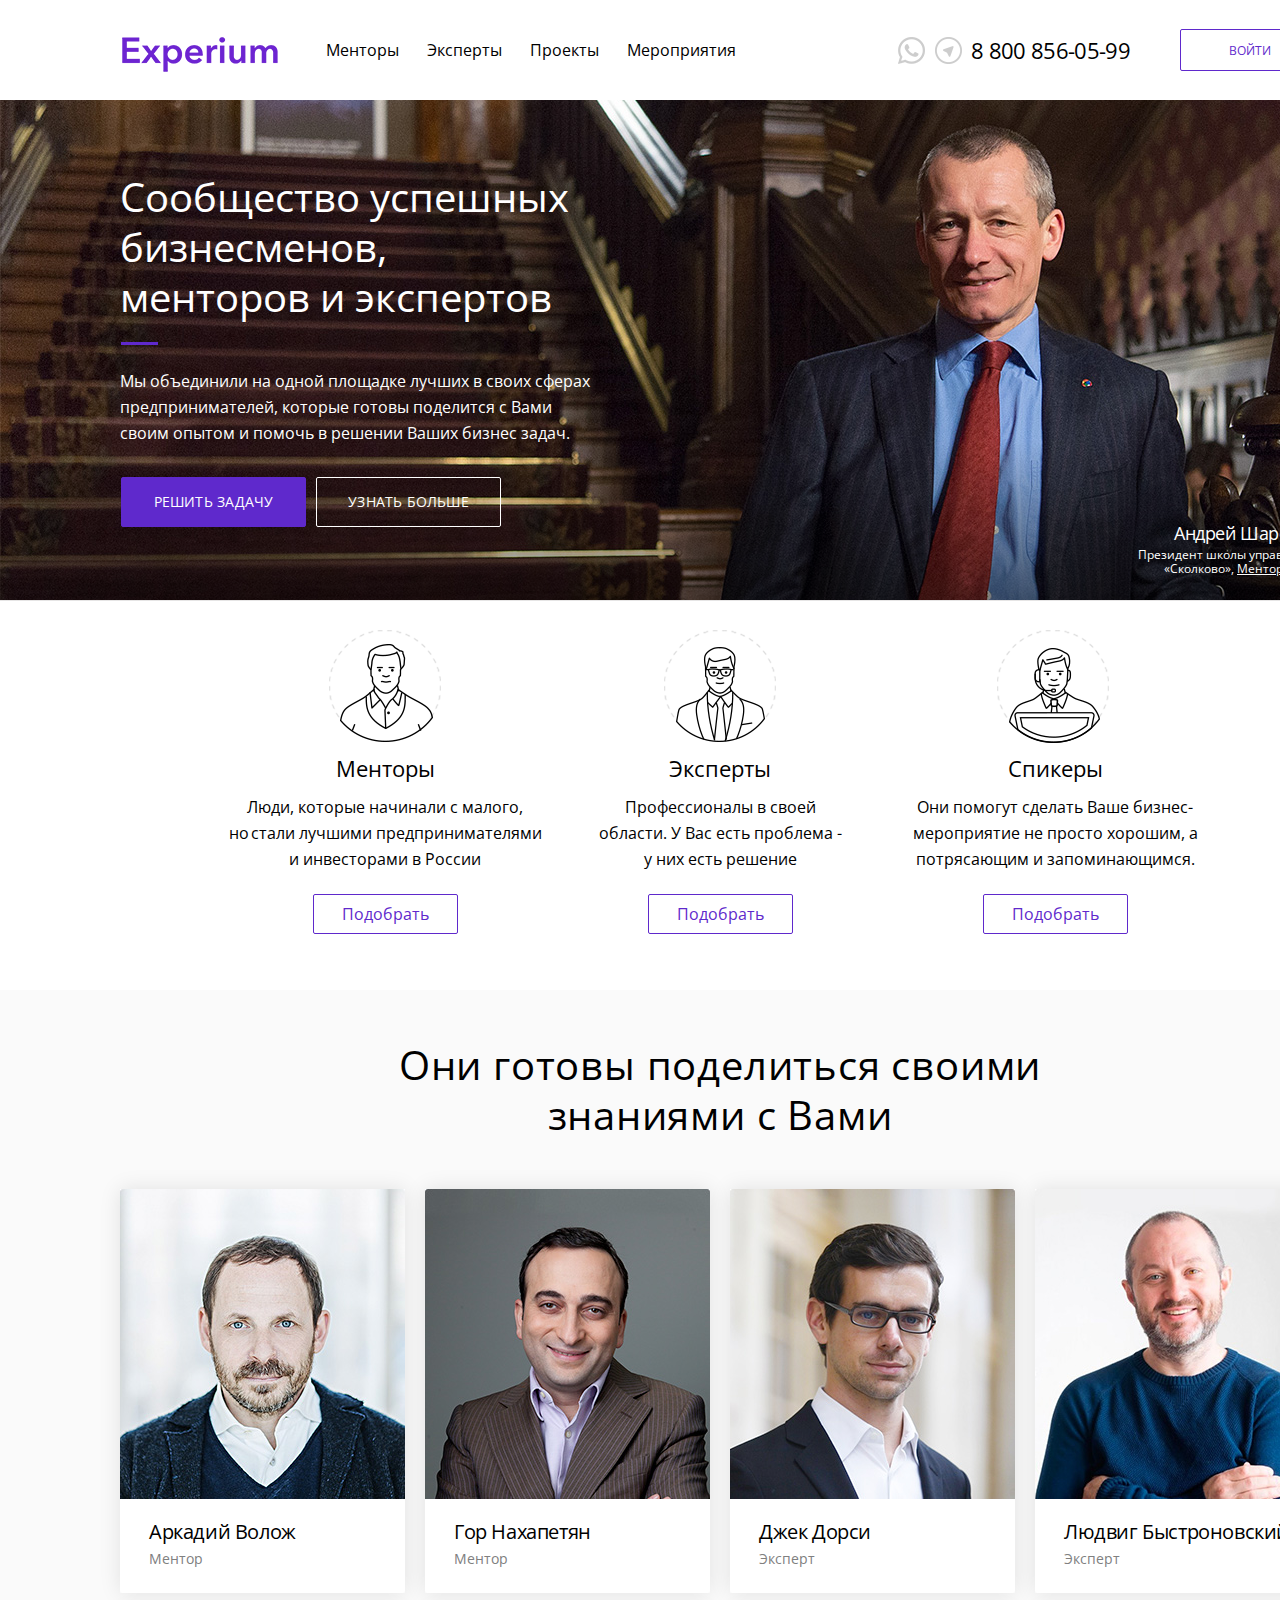
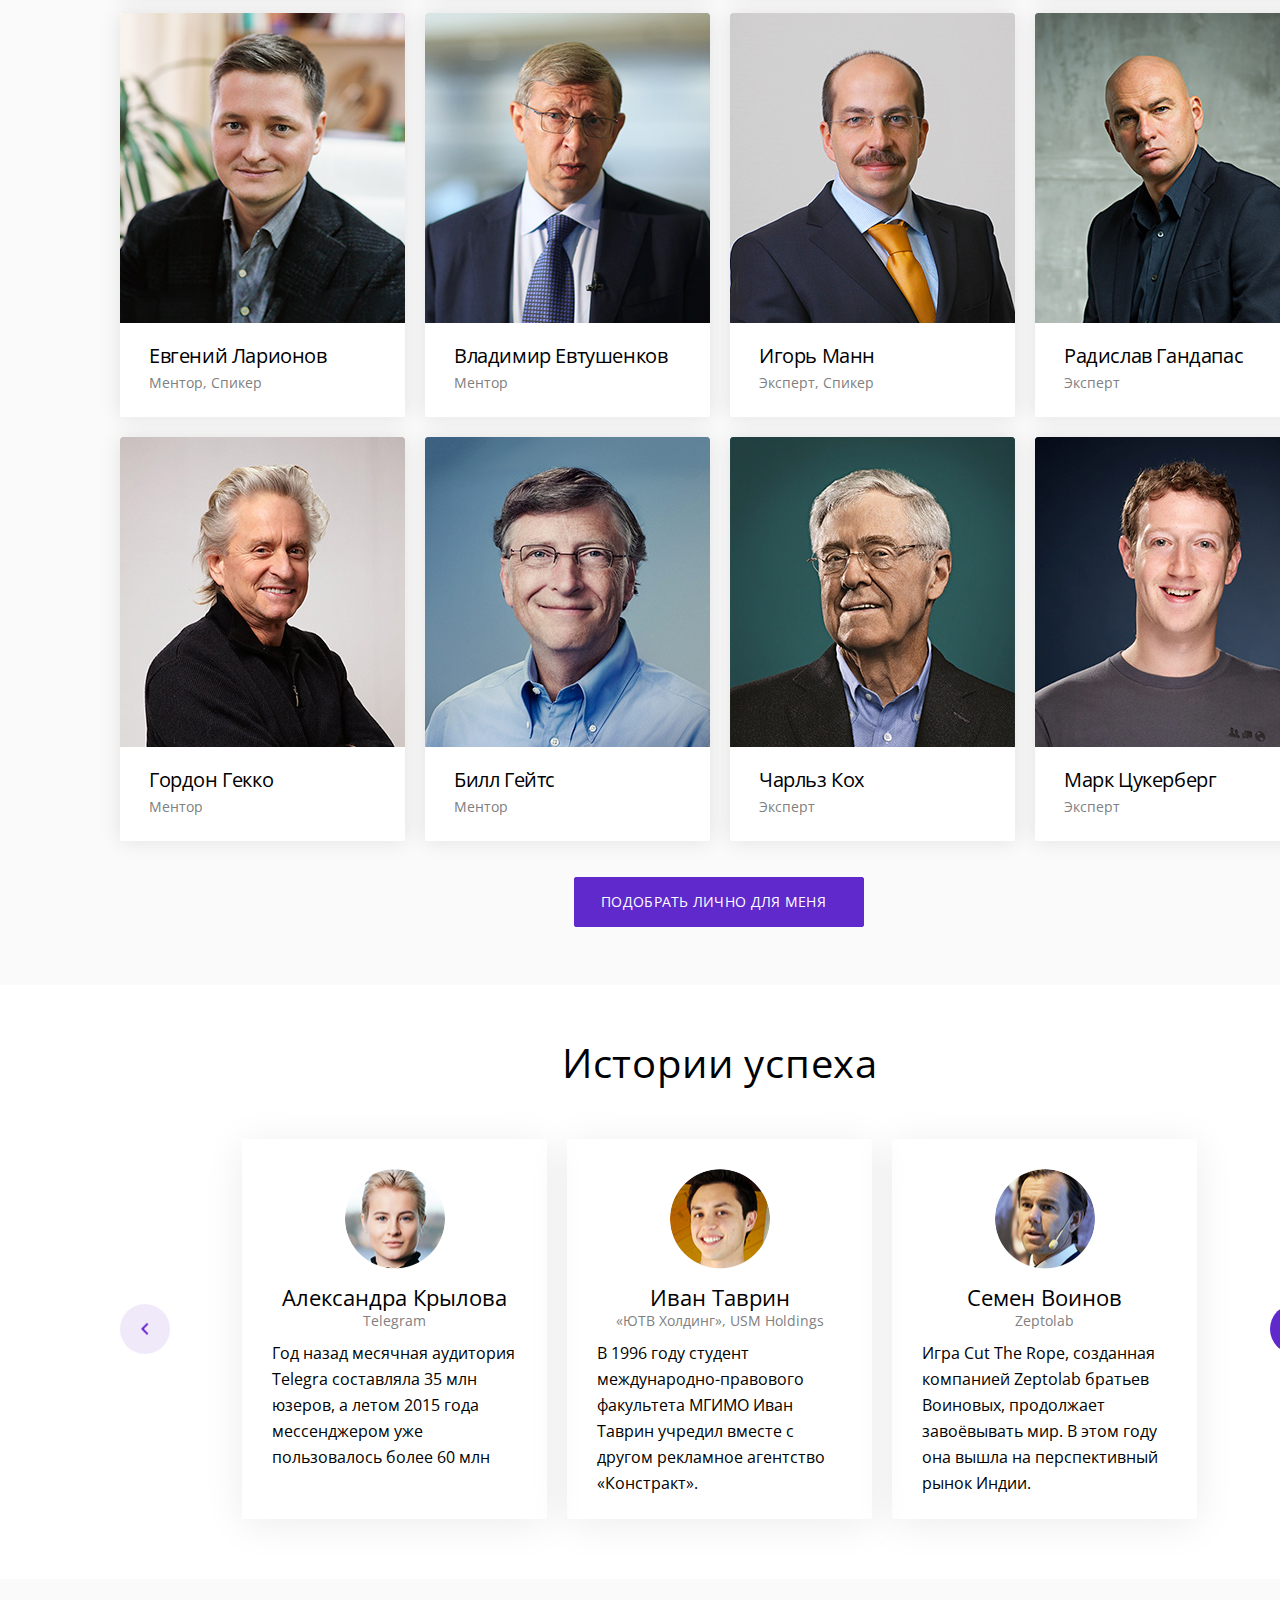
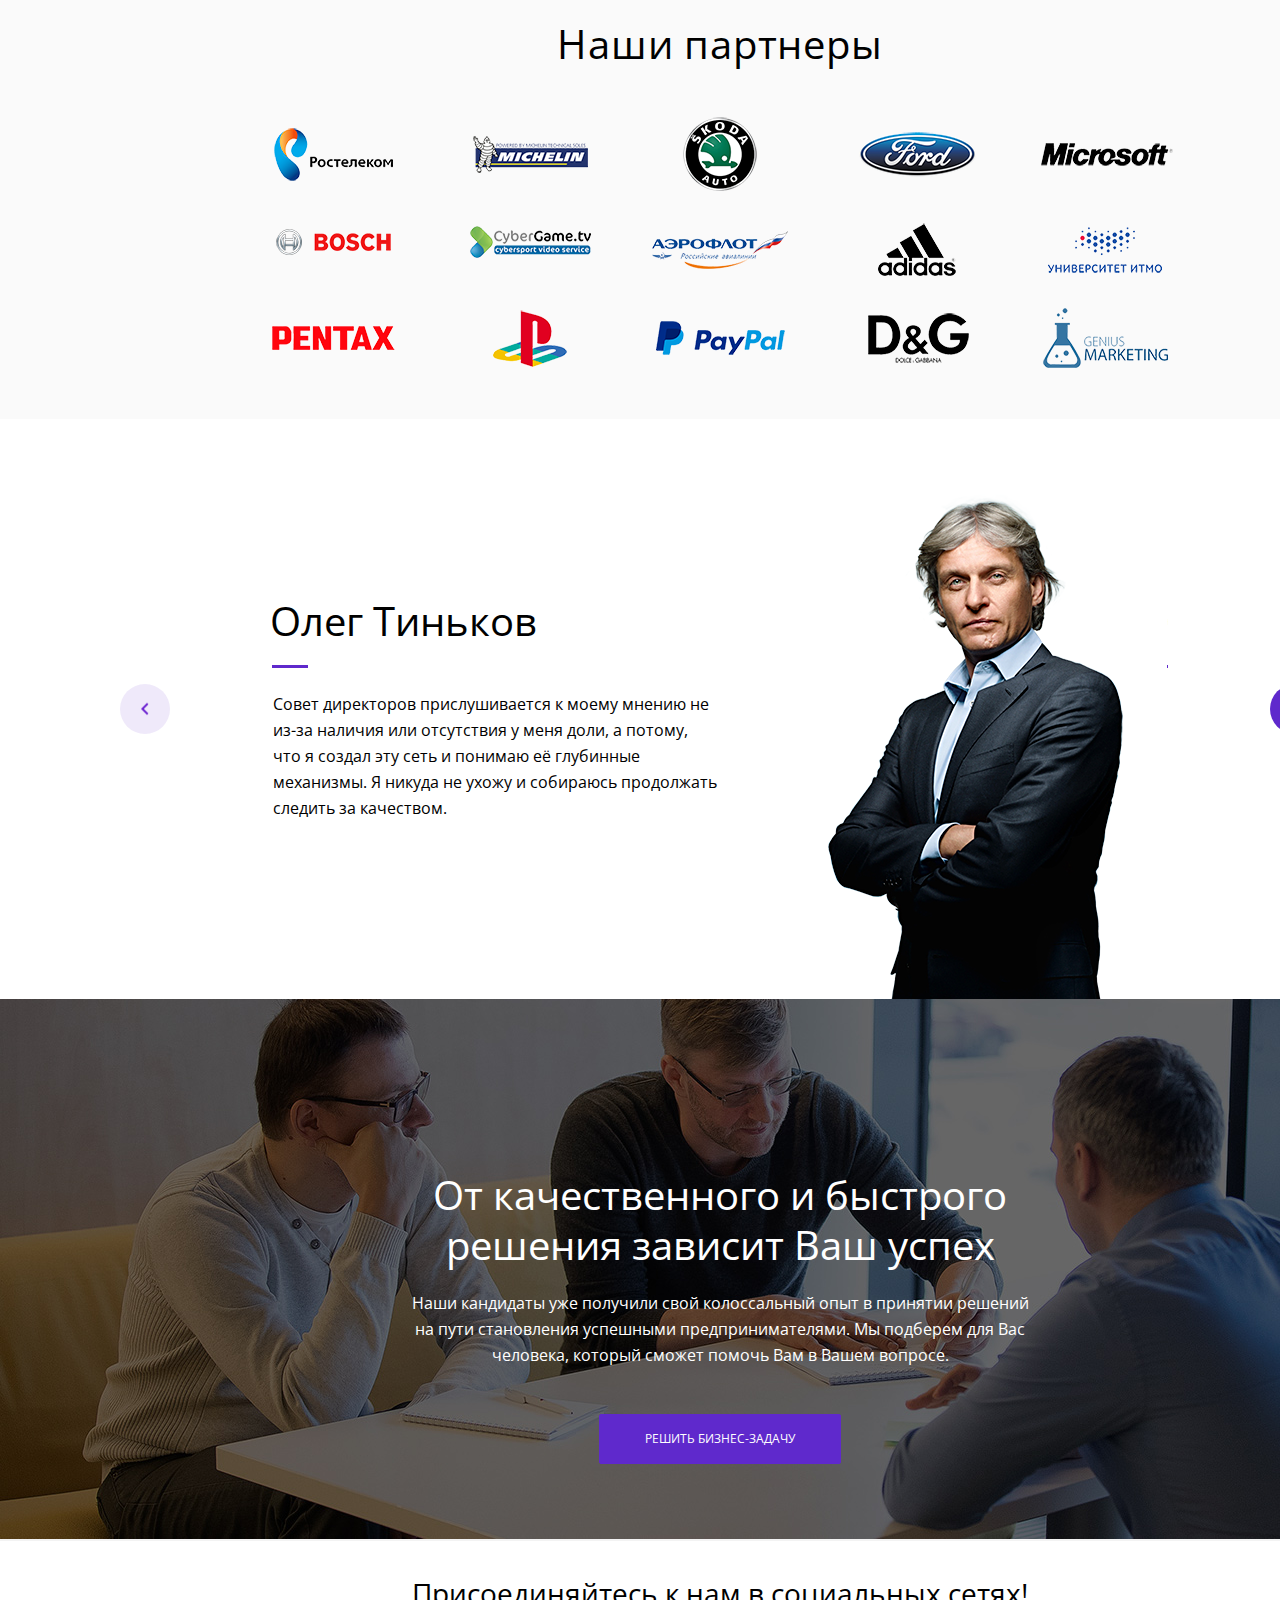
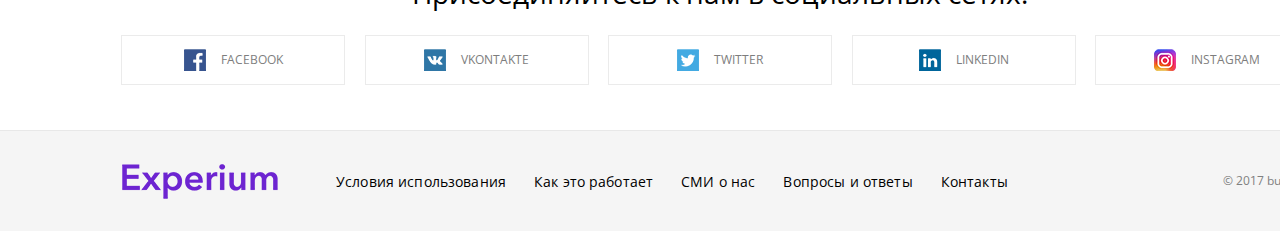
<file: digitalPrime/index.html>
<!DOCTYPE html>
<html lang="ru">
  <head>
    <meta charset="utf-8">
    <meta name="keywords" content="Менторы, Эксперты, Спикеры">
    <meta name="description" content="Сообщество успешных бизнесменов, менторов и экспертов">
    <meta name="viewport" content="width=device-width,initial-scale=1">
    <title>Experium</title>
    <link href="https://fonts.googleapis.com/css?family=Open+Sans:400,700&amp;subset=cyrillic" rel="stylesheet">
    <link href="css/style.min.css" rel="stylesheet">
  </head>
  <body>
    <div class="wrapper">
      <header class="header">
        <nav class="header__nav main-nav">
          <div class="main-nav__section main-nav__section--left">
            <a href="/" class="main-nav__logo logo logo--pos-1">
              <img class="logo__img" src="img/experium@1x.png" srcset="img/experium@2x.png 2x" alt="Experium" width="156" height="35">
            </a>
            <ul class="main-nav__list">
              <li class="main-nav__item"><a href="#" class="main-nav__link main-nav__link--font-m">Менторы</a></li>
              <li class="main-nav__item"><a href="#" class="main-nav__link main-nav__link--font-m">Эксперты</a></li>
              <li class="main-nav__item"><a href="#" class="main-nav__link main-nav__link--font-m">Проекты</a></li>
              <li class="main-nav__item"><a href="#" class="main-nav__link main-nav__link--font-m">Мероприятия</a></li>
            </ul>
          </div>
          <div class="main-nav__section main-nav__section--right">
            <div class="main-nav__support support">
              <a href="tel:88008560599" class="support__items support__items--call">Телефон поддержки</a>
              <a href="#" class="support__items support__items--address">Наш адрес</a>
              <span class="support__phone-number">8 800 856-05-99</span>
            </div>
            <a href="#" class="main-nav__login btn btn--clr1 btn--login">Войти</a>
          </div>
        </nav>
      </header>
      <section class="community">
        <div class="community__content">
          <h1 class="community__title">Сообщество успешных бизнесменов, менторов и экспертов</h1>
          <blockquote class="community__desc">
            <p class="community__paragraph">Мы объединили на одной площадке лучших в своих сферах предпринимателей, которые готовы поделится с Вами своим опытом и помочь в решении Ваших бизнес задач.</p>
            <footer class="community__footer">
              <cite class="community__author">
                <span class="community__author-name">Андрей Шаронов</span>
                <span class="community__company">Президент школы управления «Сколково», <a href="#" class="community__company-link">Ментор Getup</a></span>
              </cite>
            </footer>
          </blockquote>
          <div class="community__help">
            <a href="#" class="community__button btn btn--clr2">Решить задачу</a>
            <a href="#" class="community__button btn btn--clr3">Узнать больше</a>
          </div>
        </div>
      </section>
      <section class="category">
        <div class="category__content">
          <h3 class="category__title visually-hidden">Категории в сообществе</h3>
          <ul class="category__list">
            <li class="category__item category__item--mentor">
              <b class="category__item-title">Менторы</b>
              <p class="category__item-desc category__item-desc--mentor">Люди, которые начинали с  малого, но&#8239;стали лучшими предпринимателями и инвесторами в России</p>
              <a href="#" class="category__item-link btn btn--clr1">Подобрать</a>
            </li>
            <li class="category__item category__item--expert">
              <b class="category__item-title">Эксперты</b>
              <p class="category__item-desc category__item-desc--expert">Профессионалы в своей области.  У Вас есть проблема - у них есть решение</p>
              <a href="#" class="category__item-link btn btn--clr1">Подобрать</a>
            </li>
            <li class="category__item category__item--speaker">
              <b class="category__item-title">Спикеры</b>
              <p class="category__item-desc category__item-desc--speaker">Они помогут сделать Ваше бизнес-мероприятие не просто хорошим, а потрясающим и запоминающимся.</p>
              <a href="#" class="category__item-link btn btn--clr1">Подобрать</a>
            </li>
          </ul>
        </div>
      </section>
      <section class="participants">
        <div class="participants__content">
          <h3 class="participants__title title title--align-center">Они готовы поделиться своими знаниями с Вами</h3>
          <div class="participants__list">
            <figure class="participants__item card">
              <a href="#" class="card__link">
                <img src="img/voloj@1x.jpg" srcset="img/voloj@2x.jpg 2x" alt="Аркадий Волож" class="card__photo" width="285" height="310">
                <div class="card__person">
                  <b class="card__person-name">Аркадий Волож</b>
                  <span class="card__person-status">Ментор</span>
                </div>
                <div class="card__overlay"></div>
              </a>
            </figure>
            <figure class="participants__item card">
              <a href="#" class="card__link">
                <img src="img/nahapetian@1x.jpg" srcset="img/nahapetian@2x.jpg 2x" alt="Гор Нахапетян" class="card__photo" width="285" height="310">
                <div class="card__person">
                  <b class="card__person-name">Гор Нахапетян</b>
                  <span class="card__person-status">Ментор</span>
                </div>
                <div class="card__overlay"></div>
              </a>
            </figure>
            <figure class="participants__item card">
              <a href="#" class="card__link">
                <img src="img/dorsy@1x.jpg" srcset="img/dorsy@2x.jpg 2x" alt="Джек Дорси" class="card__photo" width="285" height="310">
                <div class="card__person">
                  <b class="card__person-name">Джек Дорси</b>
                  <span class="card__person-status">Эксперт</span>
                </div>
                <div class="card__overlay"></div>
              </a>
            </figure>
            <figure class="participants__item card">
              <a href="#" class="card__link">
                <img src="img/bistronovskiy@1x.jpg" srcset="img/bistronovskiy@2x.jpg 2x" alt="Людвиг Быстроновский" class="card__photo" width="285" height="310">
                <div class="card__person">
                  <b class="card__person-name">Людвиг Быстроновский</b>
                  <span class="card__person-status">Эксперт</span>
                </div>
                <div class="card__overlay"></div>
              </a>
            </figure>
            <figure class="participants__item card">
              <a href="#" class="card__link">
                <img src="img/larionov@1x.jpg" srcset="img/larionov@2x.jpg 2x" alt="Евгений Ларионов" class="card__photo" width="285" height="310">
                <div class="card__person">
                  <b class="card__person-name">Евгений Ларионов</b>
                  <span class="card__person-status">Ментор, Спикер</span>
                </div>
                <div class="card__overlay"></div>
              </a>
            </figure>
            <figure class="participants__item card">
              <a href="#" class="card__link">
                <img src="img/evtushenkov@1x.jpg" srcset="img/evtushenkov@2x.jpg 2x" alt="Владимир Евтушенков" class="card__photo" width="285" height="310">
                <div class="card__person">
                  <b class="card__person-name">Владимир Евтушенков</b>
                  <span class="card__person-status">Ментор</span>
                </div>
                <div class="card__overlay"></div>
              </a>
            </figure>
            <figure class="participants__item card">
              <a href="#" class="card__link">
                <img src="img/mann@1x.jpg" srcset="img/mann@2x.jpg 2x" alt="Игорь Манн" class="card__photo" width="285" height="310">
                <div class="card__person">
                  <b class="card__person-name">Игорь Манн</b>
                  <span class="card__person-status">Эксперт, Спикер</span>
                </div>
                <div class="card__overlay"></div>
              </a>
              </figure>
            <figure class="participants__item card">
              <a href="#" class="card__link">
                <img src="img/gandapas@1x.jpg" srcset="img/gandapas@2x.jpg 2x" alt="Радислав Гандапас" class="card__photo" width="285" height="310">
                <div class="card__person">
                  <b class="card__person-name">Радислав Гандапас</b>
                  <span class="card__person-status">Эксперт</span>
                </div>
                <div class="card__overlay"></div>
              </a>
            </figure>
            <figure class="participants__item card">
              <a href="#" class="card__link">
                <img src="img/gekko@1x.jpg" srcset="img/gekko@2x.jpg 2x" alt="Гордон Гекко" class="card__photo" width="285" height="310">
                <div class="card__person">
                  <b class="card__person-name">Гордон Гекко</b>
                  <span class="card__person-status">Ментор</span>
                </div>
                <div class="card__overlay"></div>
              </a>
            </figure>
            <figure class="participants__item card">
              <a href="#" class="card__link">
                <img src="img/gates@1x.jpg" srcset="img/gates@2x.jpg 2x" alt="Билл Гейтс" class="card__photo" width="285" height="310">
                <div class="card__person">
                  <b class="card__person-name">Билл Гейтс</b>
                  <span class="card__person-status">Ментор</span>
                </div>
                <div class="card__overlay"></div>
              </a>
            </figure>
            <figure class="participants__item card">
              <a href="#" class="card__link">
                <img src="img/koh@1x.jpg" srcset="img/koh@2x.jpg 2x" alt="Чарльз Кох" class="card__photo" width="285" height="310">
                <div class="card__person">
                  <b class="card__person-name">Чарльз Кох</b>
                  <span class="card__person-status">Эксперт</span>
                </div>
                <div class="card__overlay"></div>
              </a>
            </figure>
            <figure class="participants__item card">
              <a href="#" class="card__link">
                <img src="img/zuckerberg@1x.jpg" srcset="img/zuckerberg@2x.jpg 2x" alt="Марк Цукерберг" class="card__photo" width="285" height="310">
                <div class="card__person">
                  <b class="card__person-name">Марк Цукерберг</b>
                  <span class="card__person-status">Эксперт</span>
                </div>
                <div class="card__overlay"></div>
              </a>
            </figure>
          </div>
          <a href="" class="participants__button btn btn--clr2">Подобрать лично для меня</a>
        </div>
      </section>
      <section class="stories">
        <div class="stories__content">
          <h3 class="stories__title title title--align-center">Истории успеха</h3>
          <div class="stories__slider slider">
            <div class="stories__viewport slider__viewport">
              <ul class="stories__list slider__list">
                <li class="stories__item stories__item--active slider__item" id="stories__item-1">
                  <div class="stories__card">
                    <img src="img/krilova@1x.jpg" srcset="img/krilova@2x.jpg 2x" alt="Александра Крылова" class="stories__photo" width="100" height="100">
                    <b class="stories__author">Александра Крылова</b>
                    <span class="stories__company">Telegram</span>
                    <p class="stories__text">Год назад месячная аудитория Telegra составляла 35 млн юзеров, а летом 2015 года мессенджером уже пользовалось более 60 млн</p>
                  </div>
                  <div class="stories__card">
                    <img src="img/tavrin@1x.jpg" srcset="img/tavrin@2x.jpg 2x"  alt="Иван Таврин" class="stories__photo" width="100" height="100">
                    <b class="stories__author">Иван Таврин</b>
                    <span class="stories__company">«ЮТВ Холдинг», USM Holdings</span>
                    <p class="stories__text">В 1996 году студент международно-правового факультета МГИМО Иван Таврин учредил вместе с другом рекламное агентство «Констракт».</p>
                  </div>
                  <div class="stories__card">
                    <img src="img/voinov@1x.jpg" srcset="img/voinov@2x.jpg 2x" alt="Семен Воинов" class="stories__photo" width="100" height="100">
                    <b class="stories__author">Семен Воинов</b>
                    <span class="stories__company">Zeptolab</span>
                    <p class="stories__text">Игра Cut The Rope, созданная компанией Zeptolab братьев Воиновых, продолжает завоёвывать мир. В этом году она вышла на перспективный рынок Индии.</p>
                  </div>
                </li>
                <li class="stories__item slider__item" id="stories__item-2">
                  <div class="stories__card">
                    <img src="img/krilova@1x.jpg" srcset="img/krilova@2x.jpg 2x" alt="Александра Крылова" class="stories__photo" width="100" height="100">
                    <b class="stories__author">Александра Крылова-2</b>
                    <span class="stories__company">Telegram</span>
                    <p class="stories__text">Год назад месячная аудитория Telegra составляла 35 млн юзеров, а летом 2015 года мессенджером уже пользовалось более 60 млн</p>
                  </div>
                  <div class="stories__card">
                    <img src="img/tavrin@1x.jpg" srcset="img/tavrin@2x.jpg 2x"  alt="Иван Таврин" class="stories__photo" width="100" height="100">
                    <b class="stories__author">Иван Таврин-2</b>
                    <span class="stories__company">«ЮТВ Холдинг», USM Holdings</span>
                    <p class="stories__text">В 1996 году студент международно-правового факультета МГИМО Иван Таврин учредил вместе с другом рекламное агентство «Констракт».</p>
                  </div>
                  <div class="stories__card">
                    <img src="img/voinov@1x.jpg" srcset="img/voinov@2x.jpg 2x" alt="Семен Воинов" class="stories__photo" width="100" height="100">
                    <b class="stories__author">Семен Воинов-2</b>
                    <span class="stories__company">Zeptolab</span>
                    <p class="stories__text">Игра Cut The Rope, созданная компанией Zeptolab братьев Воиновых, продолжает завоёвывать мир. В этом году она вышла на перспективный рынок Индии.</p>
                  </div>
                </li>
                <li class="stories__item slider__item" id="stories__item-3">
                  <div class="stories__card">
                    <img src="img/krilova@1x.jpg" srcset="img/krilova@2x.jpg 2x" alt="Александра Крылова" class="stories__photo" width="100" height="100">
                    <b class="stories__author">Александра Крылова-3</b>
                    <span class="stories__company">Telegram</span>
                    <p class="stories__text">Год назад месячная аудитория Telegra составляла 35 млн юзеров, а летом 2015 года мессенджером уже пользовалось более 60 млн</p>
                  </div>
                  <div class="stories__card">
                    <img src="img/tavrin@1x.jpg" srcset="img/tavrin@2x.jpg 2x"  alt="Иван Таврин" class="stories__photo" width="100" height="100">
                    <b class="stories__author">Иван Таврин-3</b>
                    <span class="stories__company">«ЮТВ Холдинг», USM Holdings</span>
                    <p class="stories__text">В 1996 году студент международно-правового факультета МГИМО Иван Таврин учредил вместе с другом рекламное агентство «Констракт».</p>
                  </div>
                  <div class="stories__card">
                    <img src="img/voinov@1x.jpg" srcset="img/voinov@2x.jpg 2x" alt="Семен Воинов" class="stories__photo" width="100" height="100">
                    <b class="stories__author">Семен Воинов-3</b>
                    <span class="stories__company">Zeptolab</span>
                    <p class="stories__text">Игра Cut The Rope, созданная компанией Zeptolab братьев Воиновых, продолжает завоёвывать мир. В этом году она вышла на перспективный рынок Индии.</p>
                  </div>
                </li>
              </ul>
            </div>
            <div class="slider__navigation">
              <button class="slider__button slider__button--prev slider__button--disable" type="button" id="stories-prev">Предыдущий блок</button>
              <button class="slider__button slider__button--next" type="button" id="stories-next">Следующий блок</button>
            </div>
          </div>
        </div>
      </section>
      <section class="partners">
        <div class="partners__content">
          <h3 class="partners__title title title--align-center">Наши партнеры</h3>
          <ul class="partners__list">
            <li class="partners__item">
              <img src="img/Rostelekom@1x.png" srcset="img/Rostelekom@2x.png 2x" alt="Ростелеком" class="partners__logo partners__logo--rostel" width="119" height="53">
            </li>
            <li class="partners__item">
              <img src="img/michelin@1x.png" srcset="img/michelin@2x.png 2x" alt="MICHELIN" class="partners__logo partners__logo--michelin" width="115" height="37"></li>
            <li class="partners__item">
              <img src="img/Skoda@1x.png" srcset="img/Skoda@2x.png 2x" alt="SKODA Auto" class="partners__logo partners__logo--skoda" width="74" height="74"></li>
            <li class="partners__item">
              <img src="img/Ford@1x.png" srcset="img/Ford@1x.png 2x" alt="Ford" class="partners__logo partners__logo--ford" width="117" height="45"></li>
            <li class="partners__item">
              <img src="img/Microsoft@1x.png" srcset="img/Microsoft@2x.png 2x" alt="Microsoft" class="partners__logo partners__logo--microsoft" width="132" height="23">
            </li>
            <li class="partners__item">
              <img src="img/bosch@1x.png" srcset="img/bosch@2x.png 2x" alt="BOSCH" class="partners__logo partners__logo--bosch" width="115" height="26">
            </li>
            <li class="partners__item">
              <img src="img/CyberGame@1x.png" srcset="img/CyberGame@2x.png 2x" alt="CyberGame.tv" class="partners__logo partners__logo--cybergame" width="121" height="32">
            </li>
            <li class="partners__item">
              <img src="img/aeroflot@1x.png" srcset="img/aeroflot@2x.png 2x" alt="Аэрофлот" class="partners__logo partners__logo--aeroflot" width="136" height="38">
            </li>
            <li class="partners__item">
              <img src="img/adidas@1x.png" srcset="img/adidas@2x.png 2x" alt="adidas" class="partners__logo partners__logo--adidas" width="78" height="53">
            </li>
            <li class="partners__item">
              <img src="img/ITMO@1x.png" srcset="img/ITMO@2x.png 2x" alt="Университет ИТМО" class="partners__logo partners__logo--itmo" width="114" height="46">
            </li>
            <li class="partners__item">
              <img src="img/pentax@1x.png" srcset="img/pentax@2x.png 2x" alt="PENTAX" class="partners__logo partners__logo--pentax" width="123" height="24">
            </li>
            <li class="partners__item">
              <img src="img/PS@1x.png" srcset="img/PS@2x.png 2x" alt="PS" class="partners__logo partners__logo--ps" width="74" height="57">
            </li>
            <li class="partners__item">
              <img src="img/PayPal@1x.png" srcset="img/PayPal@2x.png 2x" alt="PayPal" class="partners__logo partners__logo--paypal" width="129" height="34">
            </li>
            <li class="partners__item">
              <img src="img/D_G@1x.png" srcset="img/D_G@2x.png 2x" alt="D&G" class="partners__logo partners__logo--dg" width="101" height="50">
            </li>
            <li class="partners__item">
              <img src="img/genius@1x.png" srcset="img/genius@2x.png 2x" alt="GENIUS MARKETING" class="partners__logo partners__logo--genius" width="125" height="60">
            </li>
          </ul>
        </div>
      </section>
      <section class="advices">
        <div class="advices__content">
          <h3 class="advices__title visually-hidden">Советы от успешных бизнесменов и экспертов</h3>
          <div class="advices__slider slider">
            <div class="advices__viewport slider__viewport">
              <ul class="advices__list slider__list">
                <li class="advices__item advices__item--tinkov advices__item--active slider__item" id="advices__item-1">
                  <b class="advices__author title title--align-left title--ls-normal">Олег Тиньков</b>
                  <p class="advices__text">Совет директоров прислушивается к моему мнению не из-за наличия или отсутствия у меня доли, а потому, что я создал эту сеть и понимаю её глубинные механизмы. Я никуда не ухожу и собираюсь продолжать следить за качеством.</p>
                </li>
                <li class="advices__item advices__item--tinkov slider__item" id="advices__item-2">
                  <b class="advices__author title title--align-left title--ls-normal">Олег Тиньков_2</b>
                  <p class="advices__text">Совет директоров прислушивается к моему мнению не из-за наличия или отсутствия у меня доли, а потому, что я создал эту сеть и понимаю её глубинные механизмы. Я никуда не ухожу и собираюсь продолжать следить за качеством.</p>
                </li>
                <li class="advices__item advices__item--tinkov slider__item" id="advices__item-3">
                  <b class="advices__author title title--align-left title--ls-normal">Олег Тиньков_3</b>
                  <p class="advices__text">Совет директоров прислушивается к моему мнению не из-за наличия или отсутствия у меня доли, а потому, что я создал эту сеть и понимаю её глубинные механизмы. Я никуда не ухожу и собираюсь продолжать следить за качеством.</p>
                </li>
              </ul>
            </div>
            <div class="slider__navigation">
              <button class="slider__button slider__button--prev slider__button--disable" type="button" id="advice-prev">Предыдущий совет</button>
              <button class="slider__button slider__button--next" type="button" id="advice-next">Следующий совет</button>
            </div>
          </div>
        </div>
      </section>
      <section class="help">
        <div class="help__content">
          <h3 class="help__title visually-hidden">Помощь в решении бизнес-задач</h3>
          <b class="help__advantage title title--align-center title--ls-normal">От качественного и быстрого решения зависит Ваш успех</b>
          <p class="help__text">Наши кандидаты уже получили свой колоссальный опыт в принятии решений на пути становления успешными предпринимателями. Мы подберем для Вас человека, который сможет помочь Вам в Вашем вопросе.</p>
          <a href="#" class="help__button btn btn--clr2">Решить бизнес-задачу</a>
        </div>
      </section>
      <footer class="footer">
        <section class="footer__social social">
          <div class="social__content">
            <h3 class="social__title">Присоединяйтесь к нам в социальных сетях!</h3>
            <ul class="social__list">
              <li class="social__item">
                <a href="https://facebook.com/" class="social__link social__link--fb">
                  <span class="social__name social__name--fb">Facebook</span>
                </a>
              </li>
              <li class="social__item">
                <a href="https://vk.com/" class="social__link social__link--vk">
                  <span class="social__name social__name--vk">Vkontakte</span>
                </a>
              </li>
                <li class="social__item">
                  <a href="https://twitter.com/" class="social__link social__link--tw">
                    <span class="social__name social__name--tw">Twitter</span>
                  </a>
                </li>
              <li class="social__item">
                <a href="https://ru.linkedin.com/" class="social__link social__link--in">
                  <span class="social__name social__name--in">Linkedin</span>
                </a>
              </li>
              <li class="social__item">
                <a href="https://instagram.com/" class="social__link social__link--inst">
                  <span class="social__name social__name--inst">Instagram</span>
                </a>
              </li>
            </ul>
          </div>
        </section>
        <section class="footer__info">
          <nav class="footer__nav main-nav">
            <div class="main-nav__section main-nav__section--left">
              <a href="/" class="main-nav__logo logo logo--pos-2">
                <img class="logo__img" src="img/experium@1x.png" srcset="img/experium@2x.png 2x" alt="Experium" width="156" height="35">
              </a>
              <ul class="main-nav__list">
                <li class="main-nav__item"><a href="#" class="main-nav__link main-nav__link--font-s">Условия использования</a></li>
                <li class="main-nav__item"><a href="#" class="main-nav__link main-nav__link--font-s">Как это работает</a></li>
                <li class="main-nav__item"><a href="#" class="main-nav__link main-nav__link--font-s">СМИ о нас</a></li>
                <li class="main-nav__item"><a href="#" class="main-nav__link main-nav__link--font-s">Вопросы и ответы</a></li>
                <li class="main-nav__item"><a href="#" class="main-nav__link main-nav__link--font-s">Контакты</a></li>
              </ul>
            </div>
            <div class="main-nav__section main-nav__section--right">
             <span class="main-nav__copyright">© 2017 buro.com</span>
            </div>
          </nav>
        </section>
      </footer>
    </div>
    <script src="js/picturefill.min.js"></script>
    <script src="js/script.js"></script>
  </body>
</html>
</file>
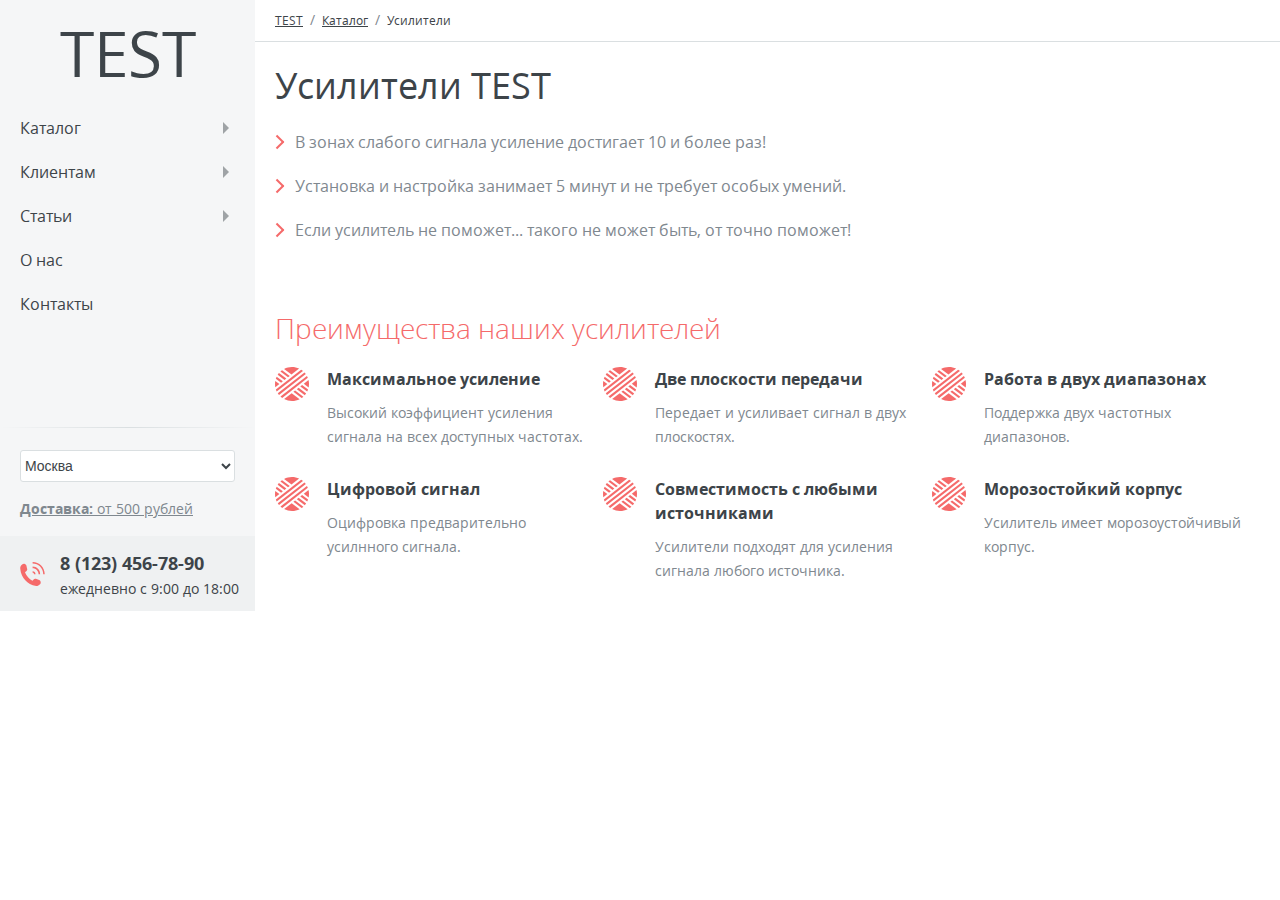
<file: Emfy/index.html>
<!DOCTYPE html>
<html lang="ru">
  <head>
    <meta charset="utf-8">
    <meta name="keywords" content="TEST, Усилители">
    <meta name="description" content="Преимущества усилителей TEST">
    <meta name="viewport" content="width=device-width,initial-scale=1">
    <title>Усилители TEST</title>
    <link href="css/style.min.css" rel="stylesheet">
  </head>
  <body>
    <div class="page-wrapper">
      <aside class="page-nav">
        <div class="page-nav__logo">
          <a href="#" class="page-nav__logo-link">TEST</a>
        </div>
        <nav class="page-nav__menu main-menu main-menu--closed main-menu--nojs">
          <button class="main-menu__toggle" type="button">Открыть меню</button>
          <ul class="main-menu__list">
            <li class="main-menu__item main-menu__item--submenu">
              <a class="main-menu__link">Каталог</a>
              <div class="main-menu__dropdown submenu submenu--closed">
                <ul class="submenu__list">
                  <li class="submenu__item"><a href="" class="submenu__link">Усилители</a></li>
                  <li class="submenu__item"><a href="" class="submenu__link">Инверторы</a></li>
                  <li class="submenu__item"><a href="" class="submenu__link">Преобразователи</a></li>
                </ul>
              </div>
            </li>
            <li class="main-menu__item main-menu__item--submenu">
              <a class="main-menu__link">Клиентам</a>
              <div class="main-menu__dropdown submenu submenu--closed">
                <ul class="submenu__list">
                  <li class="submenu__item"><a href="" class="submenu__link">Произовдство</a></li>
                  <li class="submenu__item"><a href="" class="submenu__link">Документация</a></li>
                  <li class="submenu__item"><a href="" class="submenu__link">Доставка</a></li>
                </ul>
              </div>
            </li>
            <li class="main-menu__item main-menu__item--submenu">
              <a class="main-menu__link">Статьи</a>
              <div class="main-menu__dropdown submenu submenu--closed">
                <ul class="submenu__list">
                  <li class="submenu__item"><a href="" class="submenu__link">Статья-1</a></li>
                  <li class="submenu__item"><a href="" class="submenu__link">Статья-2</a></li>
                  <li class="submenu__item"><a href="" class="submenu__link">Статья-3</a></li>
                </ul>
              </div>
            </li>
            <li class="main-menu__item"><a class="main-menu__link" href="#">О нас</a></li>
            <li class="main-menu__item"><a class="main-menu__link" href="#">Контакты</a></li>
          </ul>
        </nav>
        <div class="page-nav__delivery delivery">
          <form class="delivery__filter" action="#" method="get" name="City">
            <select class="delivery__city" name="city-name">
              <option value="Moscow">Москва</option>
              <option value="St. Petersburg">Санкт-Петербург</option>
              <option value="Nizhny Novgorod">Нижний Новгород</option>
              <option value="Ekaterinbur">Екатеринбург</option>
            </select>
          </form>
          <a href="#" class="delivery__info"><strong class="delivery__text">Доставка:</strong> от 500 рублей</a>
        </div>
        <div class="page-nav__contacts">
          <a href="tel:81234567890" class="page-nav__phone">
          <img class="page-nav__icon-phone" src="img/icon-phone.svg" width="25" height="24">
          8 (123) 456-78-90</a><br>
          <span class="page-nav__phone-info">ежедневно с 9:00 до 18:00</span>
        </div>
      </aside>
      <main class="page-main">
        <header class="page-main__header breadcrumbs">
          <ul class="breadcrumbs__list">
            <li class="breadcrumbs__item"><a href="#" class="breadcrumbs__link">TEST</a></li>
            <li class="breadcrumbs__item"><a href="#" class="breadcrumbs__link">Каталог</a></li>
            <li class="breadcrumbs__item"><a class="breadcrumbs__link">Усилители</a></li>
          </ul>
        </header>
        <article class="page-main__content product">
          <header class="product__header">
            <h1 class="product__title">Усилители TEST</h1>
            <ul class="product__description-list">
              <li class="product__description-item">В зонах слабого сигнала усиление достигает 10 и более раз!</li>
              <li class="product__description-item">Установка и настройка занимает 5 минут и не требует особых умений.</li>
              <li class="product__description-item">Если усилитель не поможет... такого не может быть, от точно поможет!</li>
            </ul>
          </header>
          <section class="product__features features">
            <h2 class="features__title">Преимущества наших усилителей</h2>
            <ul class="features__list">
              <li class="features__item features__item--power">
                <h3 class="features__name">Максимальное усиление</h3>
                <p class="features__desc">Высокий коэффициент усиления сигнала на всех доступных частотах.</p>
              </li>
              <li class="features__item features__item--plane">
                <h3 class="features__name">Две плоскости передачи</h3>
                <p class="features__desc">Передает и усиливает сигнал в двух плоскостях.</p>
              </li>
              <li class="features__item features__item--range">
                <h3 class="features__name">Работа в двух диапазонах</h3>
                <p class="features__desc">Поддержка двух частотных диапазонов.</p>
              </li>
              <li class="features__item features__item--signal">
                <h3 class="features__name">Цифровой сигнал</h3>
                <p class="features__desc">Оцифровка предварительно усилнного сигнала.</p>
              </li>
              <li class="features__item features__item--compatibility">
                <h3 class="features__name">Совместимость с любыми источниками</h3>
                <p class="features__desc">Усилители подходят для усиления сигнала любого источника.</p>
              </li>
              <li class="features__item features__item--chill">
                <h3 class="features__name">Морозостойкий корпус</h3>
                <p class="features__desc">Усилитель имеет морозоустойчивый корпус.</p>
              </li>
            </ul>
          </section>
        </article>
      </main>
    </div>
    <script src="js/script.js"></script>
  </body>
</html>
</file>
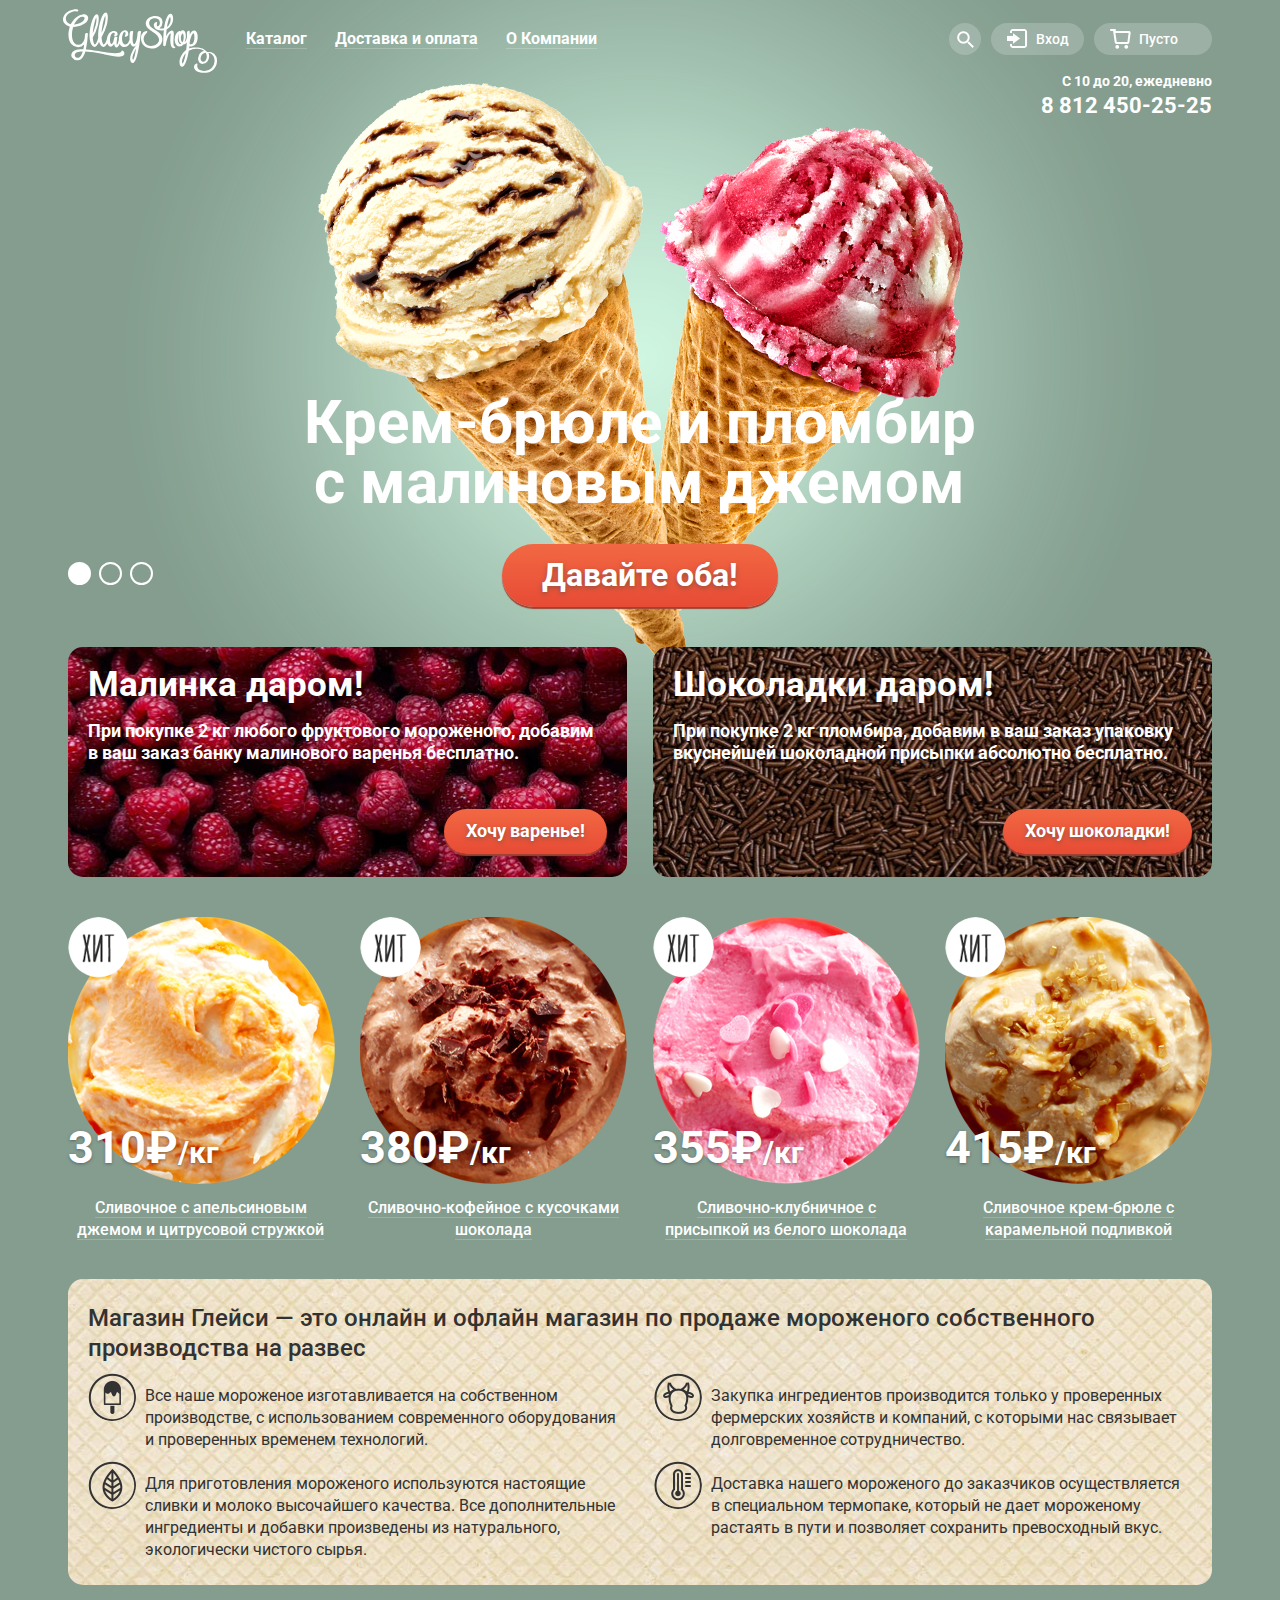
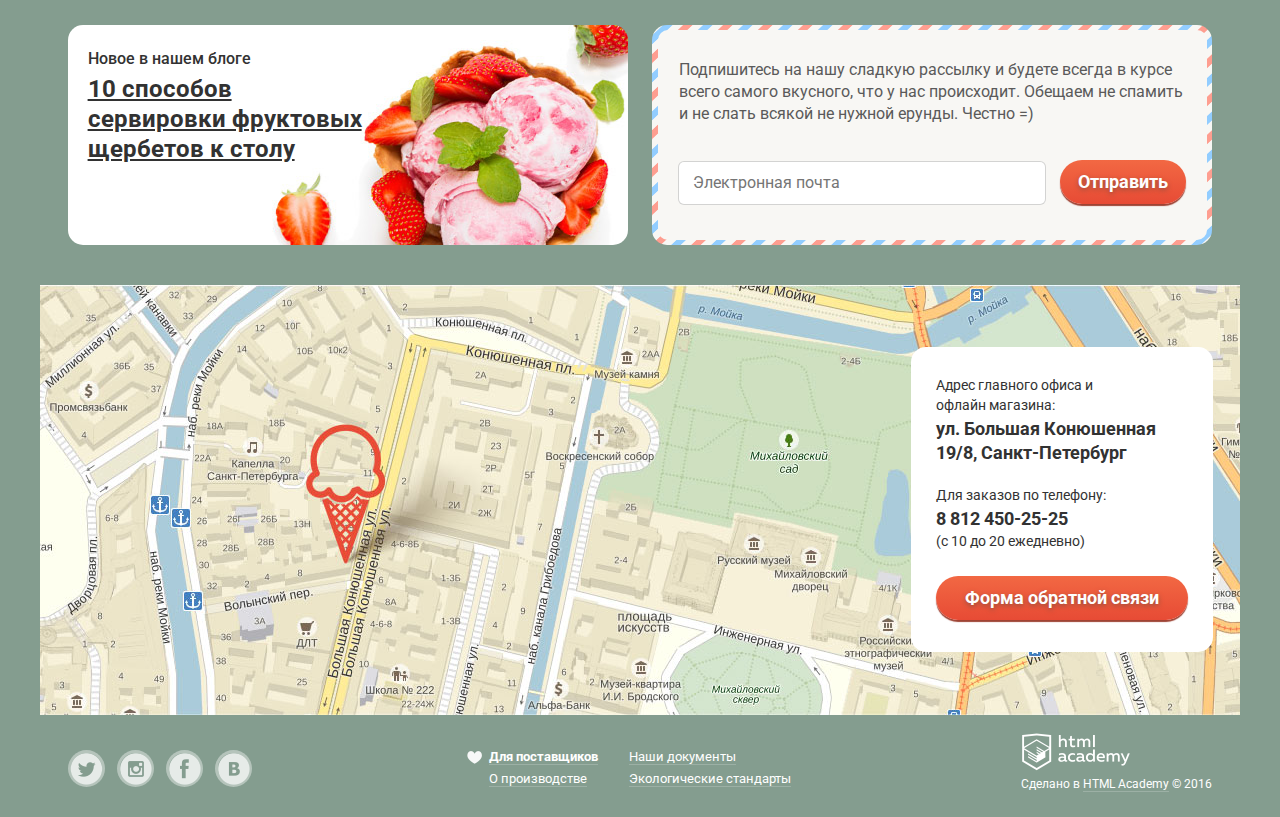
<file: gllacy/index.html>
<!DOCTYPE html>
<html lang="ru">
  <head>
    <meta charset="utf-8">
    <meta name="keywords" content="Глейси, мороженое, мороженое собственного производства, пломбир, наполнители">
    <meta name="description" content="Онлайн и офлайн магазин по продаже мороженого собственного производства">
    <title>HTML Academy: Глейси</title>
    <link href="https://fonts.googleapis.com/css?family=Roboto:400,500,700&amp;subset=cyrillic" rel="stylesheet">
    <link href="css/normalize.css" rel="stylesheet">
    <link href="css/style.min.css" rel="stylesheet">
  </head>
  <body>
    <input id="switch-1" type="radio" name="switch" checked>
    <input id="switch-2" type="radio" name="switch">
    <input id="switch-3" type="radio" name="switch">
    <div class="site-wrapper">  
      <div class="outer-wrapper bg-image">
        <div class="wrapper">
          <header>
            <div class="header-top clearfix">
              <div class="logo">
                <img src="img/logo.svg" width="154" height="64" alt="Gllacy Shop logo">
              </div>
              <nav>
                <ul class="main-menu">
                  <li>
                    <a href="#"><span>Каталог</span></a>
                    <div class="menu-dropdown">
                      <div>
                        <h3>Новинки</h3>
                        <ul>
                          <li>
                            <a href="icecreams.html">Сливочное</a>
                          </li>
                          <li>
                            <a href="#1.2">Щербеты</a>
                          </li>
                          <li>
                            <a href="#1.3">Фруктовый лед</a>
                          </li>
                          <li>
                            <a href="#1.4">Мелорин</a>
                          </li>
                        </ul>
                      </div>
                    </div>
                  </li>
                  <li>
                    <a href="#2"><span>Доставка и оплата</span></a>
                  </li>
                  <li>
                    <a href="#3"><span>О Компании</span></a>
                  </li>
                </ul>
              </nav>
              <div class="header-top-right">
                <div class="mini-basket">
                  <a href="#">Пусто</a>
                </div>
                <div class="user">
                  <a href="#">Вход</a>
                  <div class="block-user">
                    <form name="entry" action="#" method="post">
                      <label for="email-entry">Электронная почта</label>
                      <input id="email-entry" type="email" name="email-entry" placeholder="Электронная почта" required>
                      <label for="password-entry">Пароль</label>
                      <input id="password-entry" type="password" name="password-entry" placeholder="Пароль" required>
                      <button class="style-orange" type="submit">Войти</button>
                      <div>
                        <a href="#"><span>Забыли пароль?</span></a>
                        <a href="#"><span>Новая регистрация</span></a>
                      </div>
                    </form>
                  </div>
                </div>
                <div class="search">
                  <button type="button"></button>
                  <div class="block-search">
                    <form name="search" action="#" method="get">
                      <input type="search" name="query" placeholder="Что ищем?" >
                    </form>
                  </div>
                </div>
              </div>
            </div>
            <div class="header-bottom">
              <p class="info-time">С 10 до 20, ежедневно</p>
              <p class="info-phone">8 812 450-25-25</p>
            </div>
          </header>
          <main>
            <div class="carousel">
              <div class="block-carousel" id="slide-1">
                <div class="header-carousel">Крем-брюле и пломбир с малиновым джемом</div>
                <a class="style-orange" href="#">Давайте оба!</a>
              </div>
              <div class="block-carousel" id="slide-2">
                <div class="header-carousel">Шоколадный пломбир и лимонный сорбет</div>
                <a class="style-orange" href="#">Давайте оба!</a>
              </div>
              <div class="block-carousel" id="slide-3">
                <div class="header-carousel">Пломбир с помадкой <br> и клубничный щербет</div>
                <a class="style-orange" href="#">Давайте оба!</a>
              </div>
              <div class="carousel-controls clearfix">
                <label for="switch-1"></label>
                <label for="switch-2"></label>
                <label for="switch-3"></label>
              </div>
            </div>
            <section class="module-wrapper clearfix">
              <div class="module module-left">
                <h3>Малинка даром!</h3>
                <p>При покупке 2 кг любого фруктового мороженого, добавим в ваш заказ банку малинового варенья бесплатно.</p>
                <a class="style-orange" href="#">Хочу варенье!</a>
              </div>
              <div class="module module-right">
                <h3>Шоколадки даром!</h3>
                <p>При покупке 2 кг пломбира, добавим в ваш заказ упаковку вкуснейшей шоколадной присыпки  абсолютно бесплатно.</p>
                <a class="style-orange" href="#">Хочу шоколадки!</a>
              </div>
            </section>
            <div class="catalog">
              <div class="catalog-row clearfix">
                <article class="catalog-item hit">
                  <img class="product" src="img/ice_orange.png" width="267" height="267" alt="Сливочное с апельсиновым джемом и цитрусовой стружкой">
                  <div class="product-price">310₽<span>/кг</span></div>
                  <h3><a href="#">Сливочное с апельсиновым джемом и цитрусовой стружкой</a></h3>
                  <div class="container-review">
                    <a class="review style-orange" href="#">Быстрый просмотр</a>
                  </div>
                </article>
                <article class="catalog-item hit">
                  <img class="product" src="img/ice_coffee.png" width="267" height="267" alt="Сливочно-кофейное с кусочками шоколада">
                  <div class="product-price">380₽<span>/кг</span></div>
                  <h3><a href="#">Сливочно-кофейное с кусочками шоколада</a></h3>
                  <div class="container-review">
                    <a class="review style-orange" href="#">Быстрый просмотр</a>
                  </div>
                </article>
                <article class="catalog-item hit">
                  <img class="product" src="img/ice_strawberry.png" width="267" height="267" alt="Сливочно-клубничное с присыпкой из белого шоколада">
                  <div class="product-price">355₽<span>/кг</span></div>
                  <h3><a href="#">Сливочно-клубничное с присыпкой из белого шоколада</a></h3>
                  <div class="container-review">
                    <a class="review style-orange" href="#">Быстрый просмотр</a>
                  </div>
                </article>
                <article class="catalog-item hit">
                  <img class="product" src="img/ice_cream.png" width="267" height="267" alt="Сливочное крем-брюле с карамельной подливкой">
                  <div class="product-price">415₽<span>/кг</span></div>
                  <h3><a href="#">Сливочное крем-брюле с карамельной подливкой</a></h3>
                  <div class="container-review">
                    <a class="review style-orange" href="#">Быстрый просмотр</a>
                  </div>
                </article>
              </div>
            </div>
            <article class="description">
              <h2>Магазин Глейси — это онлайн и офлайн магазин по продаже мороженого собственного производства на развес</h2>
              <div class="description-row clearfix">
                <div class="description-col icon-icecream">
                  <p>Все наше мороженое изготавливается на собственном производстве, с использованием современного оборудования и проверенных временем технологий.</p>
                </div>
                <div class="description-col icon-cow">
                  <p>Закупка ингредиентов производится только у проверенных фермерских хозяйств и компаний, с которыми нас связывает долговременное сотрудничество.</p>
                </div>
              </div>
              <div class="description-row clearfix">
                <div class="description-col icon_leaf">
                  <p>Для приготовления мороженого используются настоящие сливки и молоко высочайшего качества. Все дополнительные ингредиенты и добавки произведены из натурального, экологически чистого сырья.</p>
                </div>
                <div class="description-col icon_therm">
                  <p>Доставка нашего мороженого до заказчиков осуществляется в специальном термопаке, который не дает мороженому растаять в пути и позволяет сохранить превосходный вкус.</p>
                </div>
              </div>
            </article>
            <div class="container clearfix">
              <div class="news">
                <p>Новое в нашем блоге</p>
                <h3><a href="#">10  способов сервировки фруктовых щербетов к столу</a></h3>
              </div>
              <div class="subscription">
                <form action="#" method="post">
                  <p>Подпишитесь на нашу сладкую рассылку и будете всегда в курсе всего самого вкусного, что у нас происходит. Обещаем не спамить и не слать всякой не нужной ерунды. Честно =)</p>
                  <div class="subscription-form clearfix">
                    <label for="subs-email">Электронная почта</label>
                    <input id="subs-email" type="email" name="subs-email" placeholder="Электронная почта" required>
                    <button class="style-orange" type="submit">Отправить</button>
                  </div>
                </form>
              </div>
            </div>
          </main>
        </div>
        <div class="map">
          <img src="img/map.jpg" width="1200" height="430" alt="map">  
          <div class="contacts">
            <p>Адрес главного офиса и <br> офлайн магазина:
            <b>ул. Большая Конюшенная 19/8, Санкт-Петербург</b>
            <br>
            Для заказов по телефону:
            <b>8 812 450-25-25</b>
            (с 10 до 20 ежедневно)</p>
            <a class="feedback style-orange" href="#">Форма обратной связи</a>
          </div>
        </div>
        <div class="wrapper">
          <footer class="clearfix">
            <div class="socials">
              <a href="http://twitter.com/" class="socials-icon twitter"><span>twitter</span></a>
              <a href="http://instagram.com/" class="socials-icon instagram"><span>instagram</span></a>
              <a href="http://facebook.com/" class="socials-icon facebook"><span>facebook</span></a>
              <a href="http://vk.com/" class="socials-icon vk"><span>вконтакте</span></a>
            </div>
            <div class="info-supplier">
              <div class="icon-heart">
                <a href="#"><b>Для поставщиков</b></a>
                <a href="#"><span>О производстве</span></a>
              </div>
              <div>
                <a href="#"><span>Наши документы</span></a>
                <a href="#"><span>Экологические стандарты</span></a>
              </div>
            </div>
            <div class="footer-logo">
              <a href="https://htmlacademy.ru"><img src="img/logo_htmlacademy.png" width="108" height="38" alt="HTML Academy"></a>
              <p>Сделано в <a href="https://htmlacademy.ru">HTML Academy</a> © 2016</p>
            </div>
          </footer>
        </div>
        <div class="modal-content">
          <button class="modal-content-close" type="button" title="Закрыть">Закрыть</button>
          <b>Мы обязательно вам ответим!</b>
          <form class="feedback-form" action="#" method="post">
            <label for="user-name">Как вас зовут?</label>
            <input id="user-name" type="text" name="user-name" placeholder="Как вас зовут?">
            <label for="user-email">Ваша почта для ответа?</label>
            <input id="user-email" type="email" name="user-email" placeholder="Ваша почта для ответа?">
            <textarea name="user-text" placeholder="Напишите что-нибудь..."></textarea>
            <button class="style-orange" type="submit">Отправить</button>
          </form>
        </div>
        <div class="modal-overlay"></div>
      </div>
    </div>
    <script src="js/script.min.js"></script>
  </body>
</html>
</file>
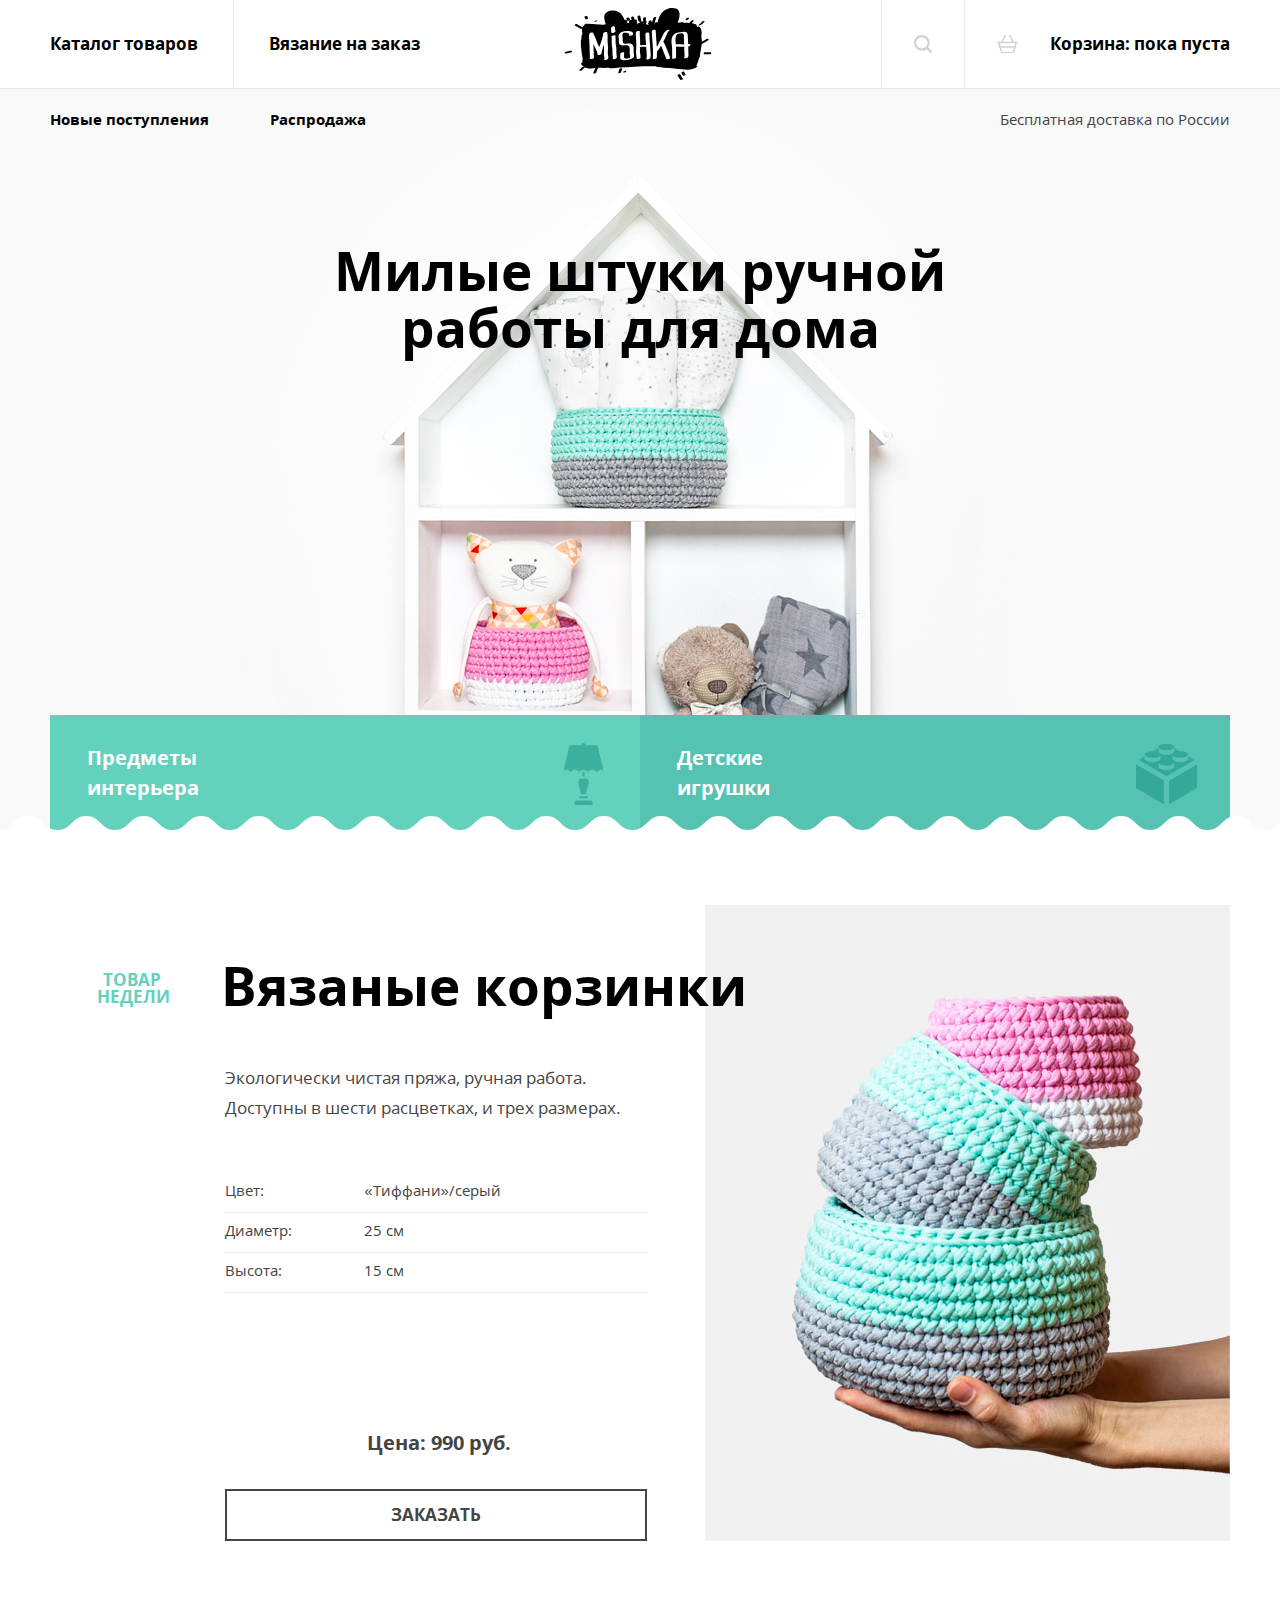
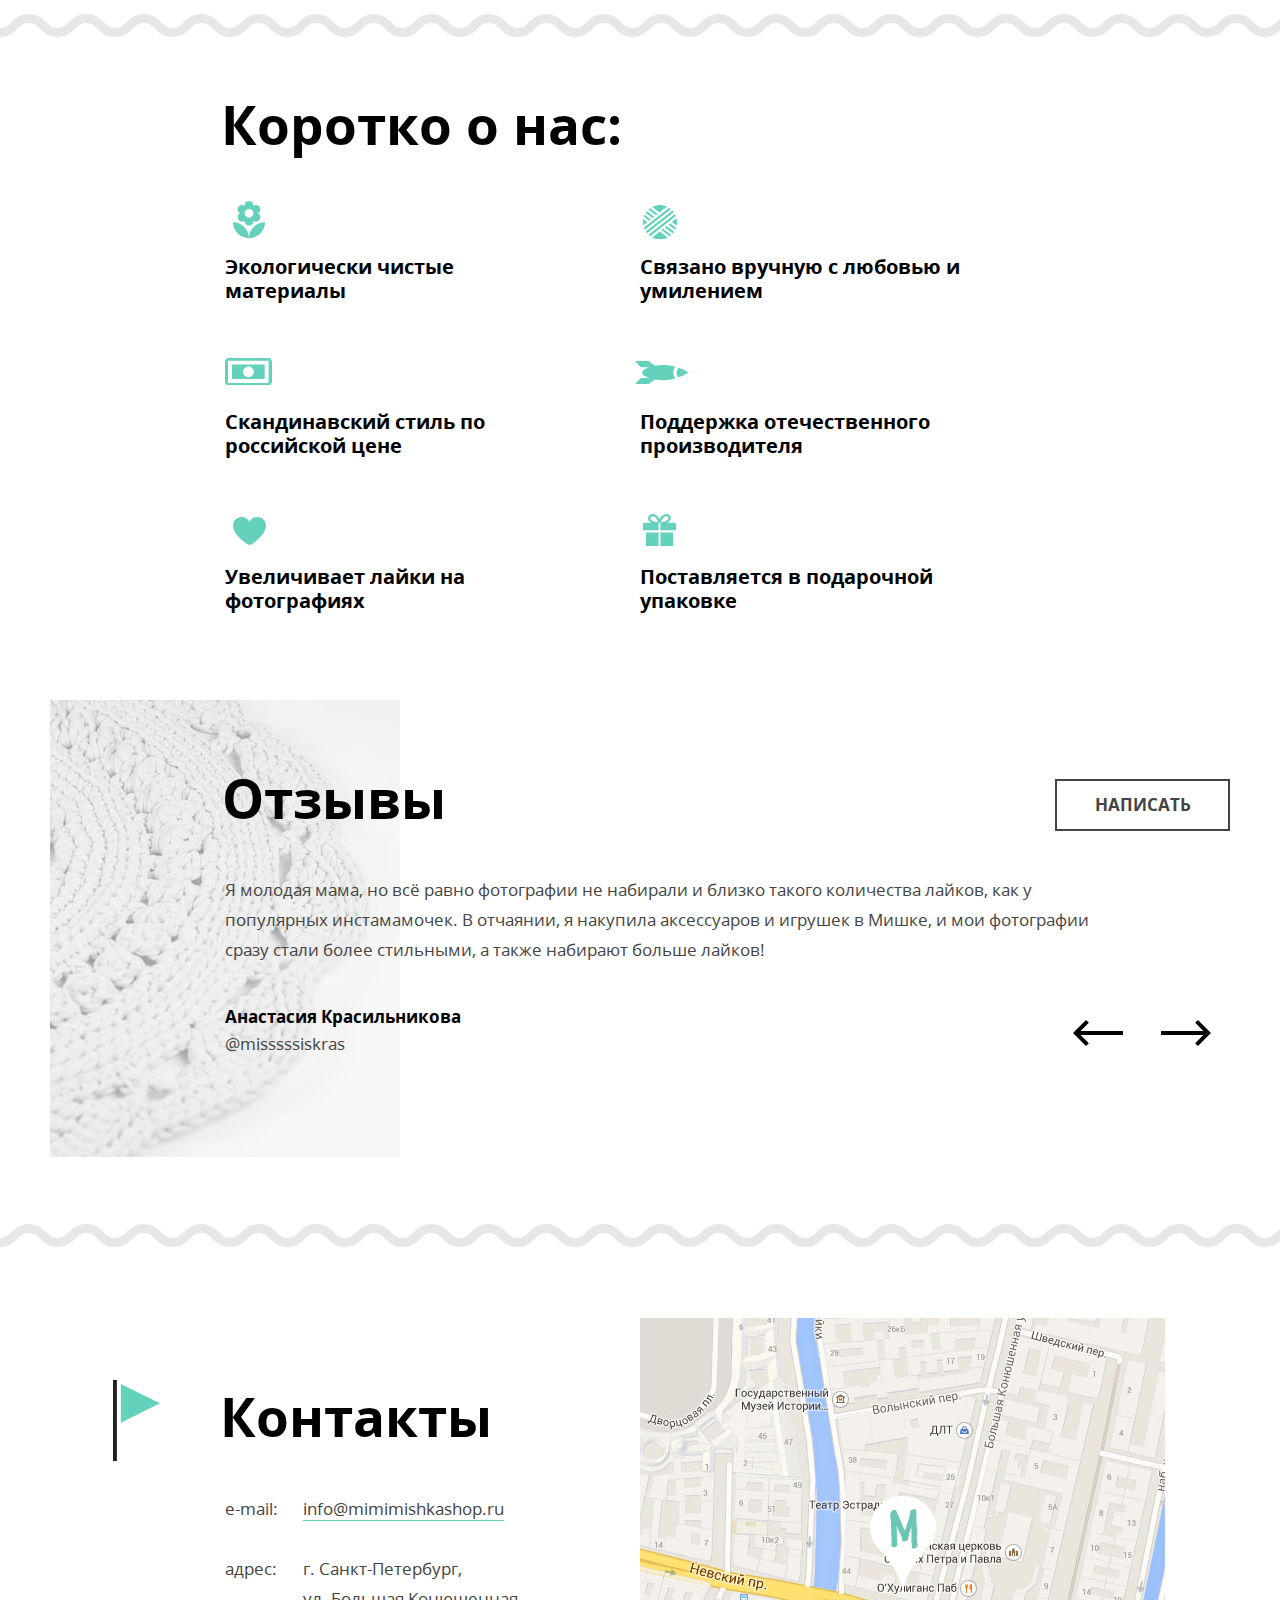
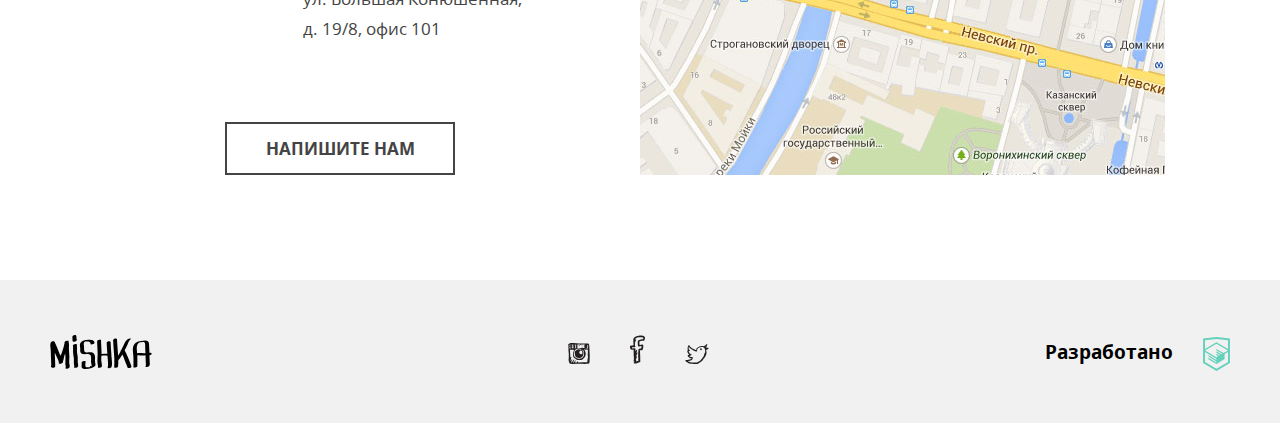
<file: mishka/index.html>
<!DOCTYPE html>
<html lang="ru">
  <head>
    <meta charset="utf-8">
    <meta name="keywords" content="Мишка, предметы интерьера, детские игрушки, вязаные корзинки, предметы ручной работы">
    <meta name="description" content="Магазин по продаже вязаных вещей ручной работы">
    <meta name="viewport" content="width=device-width,initial-scale=1">
    <title>HTML Academy: Мишка</title>
    <link href="css/style.min.css" rel="stylesheet">
    <script src="js/picturefill.min.js"></script>
  </head>
  <body>
    <svg style="display: none" xmlns="http://www.w3.org/2000/svg"><symbol id="icon-cart" viewBox="264.205 370.961 20.294 18.849"><path d="M283.75 378.19h-3.151l-3.407-6.814a.75.75 0 1 0-1.341.671l3.071 6.143h-9.138l3.072-6.143a.75.75 0 0 0-1.341-.671l-3.407 6.814h-3.151a.75.75 0 0 0 0 1.5h.157l.855 2.991a.737.737 0 0 0-.316.595c0 .396.309.71.697.739l1.656 5.795h12.697l1.656-5.795a.745.745 0 0 0 .698-.739.738.738 0 0 0-.316-.596l.854-2.991h.157a.75.75 0 1 0-.002-1.499zm-4.181 10.121h-10.433l-1.224-4.284h12.881l-1.224 4.284zm1.653-5.785h-13.739l-.81-2.836h15.359l-.81 2.836z"/></symbol><symbol id="icon-fb" viewBox="56.519 49.996 14.962 27.718"><path d="M68.181 55.188c1.026.029 1.993 0 2.681-.3.391-.818.556-1.854.619-2.989-.19-.015-.062-.337-.207-.399-.029-.202-.278-.195-.309-.398-.277-.165-.457-.422-.723-.598-.727-.162-1.44-.335-2.164-.499-.849.044-1.895-.103-2.58.1-2.619-.04-3.997 1.12-5.259 2.392-.023.078-.003.197-.105.199-.574 1.587-.125 3.621-.204 5.581.099.436.107.958.204 1.395-.998.296-2.212.387-3.402.499-.317.324-.178 1.089-.206 1.693.085.583.278 1.06.413 1.595.211.193.596.396.825.498.065.029.071.082.103.1.506.268 1.451.008 2.268.1-.136 1.978.256 3.915 0 5.68.007.327.295.382.208.798-.001.963-.067 1.99.208 2.69-.287.455-.497.982-.415 1.794.122.016.114.157.105.299-.075.47.643.175.515.698.162.456-.428.184-.413.498v.896c.53.285 1.462.182 2.268.199.908-.419 2.188-.479 2.785-1.196.459.235.916-.014 1.238-.199-.018-.315.273-.333.205-.698-.004-.328-.173-.496-.103-.896v-2.89c-.206-2.293-.048-4.938-.309-7.176.888-.105 1.917-.075 2.578-.398.357-.451.377-1.23.516-1.895.177-.226.221-.583.206-.996.19-.213.068-.729.104-1.096-.141-.595-.168-1.3-.825-1.39-.884-.235-2.043.595-2.991.299.049-1.134-.293-2.342 0-3.388.746-.181 1.446-.4 2.166-.602zm-3.818 4.783c.117.254.254.486.414.698.079.022.203.003.205.101a10.319 10.319 0 0 0 3.096-.299c0 .998-.271 1.733-.518 2.492-.662.045-1.467.3-1.958.198-.276.165-.372.506-.62.698-.049.441.142.495 0 .797-.201.137-.055.611-.205.796v1.496c.085.281-.146.258-.104.497v3.488c-.085.281.146.258.104.498v2.989c.063.271-.132.791.103.896-.07.364-.412-.021-.824.1-.528.122-.926.369-1.548.4.117-.353.32-.622.311-1.097.049-.381-.365-.312-.516-.49.193-.644.562-1.117.722-1.793.197-.515.714-1.298.31-1.794-.522-.105-.521.293-.826.398-.022.077-.002.196-.103.199-.023.077-.003.196-.103.199.01.12-.151.062 0 0 .022-.078.002-.197.103-.199.023-.077.002-.197.103-.199v-.299c.368-.575.67-1.214.826-1.993.191-.28.283-.656.412-.997.156-.262.34-.869.104-1.195-.517.033-.796.295-.93.697-.32-.189.161-.434.104-.697.138-.231.169-.566.309-.797.202-.413.564-1.304 0-1.596-.438-.023-.612.207-.723.498-.214.191-.43.383-.516.698-.373-.07-.143-.727-.206-1.097-.067-.52.122-.899 0-1.195-.56-.799-2.026-.105-3.197-.299-.108-.307-.222-.984-.104-1.195 1.045-.088 2.479.201 3.197-.199.024-.078.003-.197.104-.199.094-.723-.271-1-.515-1.396.232-.806.04-2.02.104-2.989.233-.141.328-.414.515-.598.112-.955.673-1.476.722-2.49-.273.001-.607-.055-.619.199-.302-.114-.382.479-.515.199-.112-.541.246-.626.309-.997.599-.418 1.212-.82 1.856-1.195 1.741-.244 4.648-.449 6.086.198.051.616-.287.854-.207 1.496h-1.546c-1.092.24-1.987.672-2.991.997-.24.066-.276.331-.516.398-.036.396-.225.646-.311.996-.079 1.431.133 2.589.102 3.978z"/></symbol><symbol id="icon-insta" viewBox="53.115 53.19 21.769 21.334"><path d="M74.881 65.336c-.013-2.395-.344-4.788-.303-7.135a37.854 37.854 0 0 0-.152-2.278c-.105-.3-.111-.699-.152-1.062-.26-.17-.222-.64-.456-.835-.423-.233-1.201-.114-1.744-.22-.657-.026-1.254-.115-1.899-.153-1.936-.101-3.973-.076-5.996-.076-2.001 0-3.954-.145-5.695-.379h-2.202c-.097.004-.105.098-.227.076-.599.034-1.077.188-1.595.303-.21.119-.421.235-.683.304-.136.192-.513.145-.607.379-.186.212.185.451 0 .607v.911c.173.13.027.58.075.835v.987c-.017 1.281.134 2.397.076 3.72.467 2.762.374 6.537.076 9.413.155.579.363 1.105.455 1.746.256.479.335 1.133.683 1.52.502.206 1.233.186 1.898.229.383.098.667.293 1.14.3 2.843-.21 5.496-.154 8.427-.229 2.704.24 5.802.188 8.275-.228.195-.134.128-.529.228-.76-.056-.385.207-.449.228-.759.131-2.395.164-4.789.15-7.216zm-12.982-6.225c.757-.153 1.48-.341 2.429-.304.71.076 1.287.283 1.897.456.116.184-.243.547.153.684v.076c.059.017.149.002.151.076.445.035.794.167 1.063.379.45.055.536.476 1.138.3-.091.213-.084.524-.075.835.324 1.183.475 2.81.303 4.252-.164.163-.215.442-.303.683-.311.322-.481.785-.836 1.062-.095.236-.25.408-.454.533-.116.213-.206.452-.457.53-.298.163-.577.011-.834-.076-.446.162-.904.312-1.215.607-.816-.096-1.648-.175-2.43-.304-.242-.139-.487-.273-.835-.305a1.997 1.997 0 0 0-.836-.455c-.101-.127-.337-.118-.455-.229-.198-.029-.229-.227-.456-.229-.118-.412-.443-.618-.532-1.062-.226-.331-.308-.805-.455-1.215-.043-1.434.091-2.692.379-3.796.346-.591.779-1.094 1.138-1.67.249.021.365-.09.38-.304.306.053.434-.072.684-.075.257.008.269-.309.458-.449zm-1.67-2.733c-.117-.263-.066-.691-.075-1.062-.007-.285.278-.279.304-.532-.003-.074-.093-.059-.152-.076.126-.146.701-.097.834 0 .132.537-.354.455-.531.684.011.167.322.032.456.076.029.854-.059 1.496 0 2.202h-.456c-.007.234.229.226.456.228-.059.286.092.363.075.607-.226.153-.716.042-1.062.075-.103-.594.235-1.375.151-2.202zm-.683-1.594c.088-.013.134.016.151.076.179.253.01.683-.076.911-.173-.179-.026-.682-.075-.987zm.152 1.822c-.132-.069-.168-.237-.152-.456.132.071.167.238.152.456zm0 1.367c-.058.139-.082-.045-.076-.152.058-.139.081.045.076.152zm-.152.228c.175-.024.084.219.228.227-.009.193-.283.179-.38.077.039-.112.113-.193.152-.304zm-2.354-1.216c.006-.108.013-.214-.076-.228-.073-.733.13-1.415 0-1.973.25-.155.769-.042 1.139-.077v1.139c-.088.064-.203.101-.379.077-.054.28.324.131.379.304.008.853-.056 1.777.152 2.429-.565-.059-.906.107-1.442.076.097-.612-.019-1.435.531-1.594-.012-.141-.257-.047-.304-.153zm-.531 0c-.204.021-.217-.534-.077-.607.328.006.249.501.077.607zm-.152.988c.077-.312.034-.304.075-.683.228.013.26.77-.075.683zm.228-2.05c-.263.054-.273-.266-.153-.38.263-.053.272.267.153.38zm0-1.139c.033.159-.052.201-.076.304-.176.023-.084-.219-.229-.229.025-.102.191-.062.305-.075zm-.228 3.721c.148-.031.11.345-.076.227a.363.363 0 0 0 .076-.227zm-.684-3.721c.029.259-.438.32-.379 0h.379zm-.987.076c-.034.219-.326.179-.379.379-.214-.17.084-.468.379-.379zm-.455.759c.226-.205.451-.41.684-.607-.021-.123.071-.131.076-.228h.229c.102.381-.261.296-.305.531.021.122-.072.131-.075.227.02.335.121.588.075.988-.27.008-.276.28-.607.227.022-.428-.135-.674-.077-1.138zm.076 3.265V57.29c.195-.185.396-.364.607-.532.295.489.179 1.392.455 1.897-.275.157-.75.111-1.062.229zM72.68 69.968c-.109.954-.158 1.968-.379 2.809-2.89.123-6.02.005-8.883.153-.199.045-.273-.031-.229-.229-.253 0-.258.247-.531.229.201-.336.438-.898.151-1.291-.797.013-.797.821-1.138 1.291-.686-.053-1.137.127-1.823.075.18-.705.75-1.021.911-1.745-.395-.55-.989.138-1.214.455-.204.48-.557.81-.76 1.29H57.8c.238-.469.489-.926.759-1.366.171-.512.625-.741.683-1.367-.157-.28-.42-.029-.683 0-.123.182-.272.335-.38.531-.232.376-.501.714-.684 1.14-.181.208-.335.003-.53.227-.389.271-.581.736-.988.987-.174-.06.039-.356.153-.38.045-.181-.096-.55.075-.607.063-.366.212-.647.379-.91.119-.742.521-1.199.684-1.898-.559.099-.674.643-.988.987-.212.445-.542.772-.683 1.291-.174-.131-.028-.58-.076-.836.122-.586.298-1.119.38-1.746.133-.22.173-.535.228-.834.168-.209.046-.61-.077-.761-.226.027-.374.133-.455.304-.192-.032-.193.506-.304.304-.045-2.587-.451-4.812-.456-7.438.026-.331-.183-.424-.228-.685 1.629.028 3.121.091 4.783.229-.089.139-.199.257-.304.379-.144.07-.226.173-.378.304-.604 1.653-.975 3.984-.607 6.15.229.58.589 1.029.986 1.441.907.485 1.635 1.149 2.506 1.671 1.701.361 3.84.369 5.541 0 .236-.12.484-.226.685-.38 1.364-1.242 2.753-2.459 2.961-4.859v-1.367c-.197-1.598-.688-2.905-1.747-3.644.331-.22 1.099.043 1.67.076.223.013.447.014.684 0 .408-.024.928-.055 1.443 0 .144.187.113.544.228.76-.062 1.684-.192 3.3-.152 5.087.103.454.127.986.229 1.441-.091.973-.237 1.89-.457 2.732zm.379-11.16c-.639-.12-1.232-.284-1.897-.379.072-.333.799-.01.987-.228.385-.223.295-.92.304-1.51.032-.348.114-.644.076-1.063-.401-.951-1.783-.421-2.886-.455-.225.718-.47 1.8-.304 2.657.169.49 1.024.292 1.519.456-.14.332-.688.057-.987.076-.296-.083-.707-.052-.986-.151-2.285.078-4.284.004-6.529.151.117-1.248.063-2.465-.076-3.645h3.112c-.344.364-.912.507-1.29.835-.44.244-.861.505-1.139.911.249.134.535-.245.759-.379.355-.074.479-.381.835-.455.423-.438 1.096-.625 1.67-.912.378-.022.697.013.987.077 1.283.007 2.456.126 3.796.076.614.145 1.45.069 1.974.304.107.298.231.579.305.911.008.986-.149 1.816-.23 2.723zm-5.845-3.72c.11-.047-.009-.092 0 0zm0 0c-.529.154-1.019.348-1.367.682.484-.198 1.059-.306 1.367-.682zm1.062.607c.111-.047-.007-.091 0 0zm-1.746.911c.727-.158 1.181-.591 1.746-.911-.437.019-.592.32-.987.379-.215.217-.6.26-.759.532zm-.683-.835c-.111.047.007.092 0 0zm-.683.607c.11-.046-.008-.092 0 0zm-.075.076c.063.014.07-.03.075-.076-.064-.014-.072.03-.075.076zm-.077.076c.064.014.072-.03.077-.076-.067-.013-.072.029-.077.076zm-.834.608c.346-.134.613-.348.834-.607a2.018 2.018 0 0 0-.834.607zm2.276.987c.533-.049.749-.416 1.215-.531.284-.298.784-.381.987-.76-.56.023-.766.399-1.216.531-.284.297-.751.413-.986.76zm-2.276-.987c-.317-.074-.016.227 0 0zm-.533.379c.021.021.115-.037.076-.077-.021-.02-.116.038-.076.077zm2.809.608c-.11.047.007.091 0 0zm-1.14 1.821c-.223-.231-.676-.233-.986-.379-.697-.038-1.223.093-1.746.229-.304.151-.607.304-.91.454-.266.166-.444.417-.76.532-.205.225-.352.51-.684.607-.004.223-.173.281-.304.379-.089.115-.094.312-.227.381-.007.12.036.29-.076.303.108 1.512.291 2.948.683 4.177.287.623.975.846 1.442 1.29.589.297 1.328.444 2.126.531.277-.052.553-.105.911-.076a5.088 5.088 0 0 0 2.81-1.441c.1-.281.252-.508.455-.684-.254-.671.293-1.098.455-1.59.002-1.344-.201-2.48-.607-3.415-.256-.579-.92-.751-1.366-1.139-.059-.018-.15-.003-.151-.077-.269-.136-.733-.239-1.065-.082zm-3.415 4.327c-.113-.063-.109-.244-.152-.379.256-.078.118.237.152.379zm.076.305c.041-.117.079-.006.076.075-.04.118-.079.005-.076-.075zm.456-2.051c.015-.086.075-.042.075 0-.014.087-.075.043-.075 0zm1.67-2.125c-.203.258.041.576.077.836-.305-.039-.574-.887-.077-.836zm.379 3.948c-.04-.038.055-.097.076-.076.04.038-.054.097-.076.076zm.759 2.884c.034-.109.066.008.152 0-.018.097-.15.077-.152 0zm2.201-2.581c-.233-.057-.145.208-.379.152.069-.159.118-.338.229-.455.134.019.172.13.15.303zm-1.137-3.796c.211.119.441.217.606.381.085.219.243.363.38.529.058.778.179 1.492.151 2.354-.257.099-.438.271-.683.381-.78-.006-1.358-.212-1.897-.456-.171-.259-.355-.505-.532-.759v-1.062c.17-.185.319-.391.456-.607.228-.127.508-.201.454-.607-.038-.062-.078-.124-.075-.229.158.045.245.159.379.229.323.017.41-.2.761-.154z"/></symbol><symbol id="icon-interior" viewBox="-259.404 -19.675 40.219 62.411"><path d="M-244.227 18.283c-.286.966-.245 2.191.027 3.639.494 2.635 1.687 6.041 2.358 9.67h5.062c.696-3.641 1.949-7.05 2.471-9.683.287-1.445.33-2.66.041-3.617-.275-.899-.89-1.618-2.021-2.303h-5.997c-1.075.679-1.674 1.391-1.941 2.294zM-232.395 38.278h-13.799c-1.293 0-2.299.976-2.299 2.229v2.229h18.397v-2.229c0-1.253-1.006-2.229-2.299-2.229zM-225.262-17.446h-11.732c0-1.244-1.015-2.229-2.3-2.229-1.283 0-2.3.985-2.3 2.229h-11.737l-6.073 25.517c.794-.461 1.589-.992 2.632-.992 1.359 0 2.243.818 2.924 1.375.682.557 1.162.849 1.447.849.292.001.769-.287 1.451-.836.681-.548 1.564-1.358 2.915-1.358 1.349 0 2.237.806 2.919 1.354.684.549 1.161.84 1.451.84.146 0 .338-.073.58-.214.242-.141.53-.353.872-.626.512-.411 1.139-.967 1.99-1.218.284-.085.593-.136.93-.136 1.347 0 2.238.805 2.92 1.354.683.548 1.159.84 1.451.84.287-.002.766-.296 1.445-.85.684-.554 1.571-1.367 2.925-1.367 1.356 0 2.239.817 2.919 1.371.342.276.631.489.872.631.24.143.431.214.575.214.288 0 .762-.293 1.442-.854.68-.559 1.567-1.384 2.929-1.384 1.044 0 1.839.533 2.632.997l-6.079-25.507zM-235.881 33.82h-6.864c-.657 0-1.15.479-1.15 1.115 0 .635.493 1.113 1.15 1.113h6.9c.655 0 1.15-.479 1.15-1.113 0-.636-.495-1.115-1.15-1.115h-.036zM-239.295 9.336c-.146 0-.338.074-.58.213-.157.094-.37.261-.57.41v3.731h2.299V9.959c-.505-.378-.908-.623-1.149-.623z"/></symbol><symbol id="icon-left-arrow" viewBox="0 0 50 26.003"><path d="M50 11.002H7.659l8.174-8.174L13.005 0 0 12.998l.003.003-.003.004 13.005 12.998 2.828-2.828-8.172-8.173H50z"/></symbol><symbol id="icon-mail" viewBox="0 0 32 32"><path d="M28 5H4a4 4 0 0 0-4 4v13a4 4 0 0 0 4 4h24a4 4 0 0 0 4-4V9a4 4 0 0 0-4-4zM2 10.25l6.999 5.25L2 20.75v-10.5zM30 22c0 1.104-.898 2-2 2H4c-1.103 0-2-.896-2-2l7.832-5.875 4.368 3.277a3 3 0 0 0 3.599 0l4.369-3.277L30 22zm0-1.25l-7-5.25 7-5.25v10.5zm-12.801-2.148c-.35.263-.763.4-1.199.4s-.851-.139-1.2-.4L10.665 15.5l-.833-.625L2 9.001V9c0-1.103.897-2 2-2h24c1.102 0 2 .897 2 2l-12.801 9.602z"/></symbol><symbol id="icon-phone" viewBox="0 0 24.829 24.333"><path d="M17.321 24.333h-1.115c-4.904-.58-8.497-2.857-11.11-5.772C2.473 15.637.402 11.875 0 6.817V5.459c.091-.921.544-1.55 1.067-2.086.65-.666 1.63-1.522 2.522-1.553.659-.022 1.78.451 2.232 1.066.388.53.595 1.59.775 2.378.185.797.6 1.95.485 2.717-.176 1.196-1.764 1.703-2.231 2.572 1.551 3.721 4.089 6.456 7.472 8.345.847-.465 1.595-1.864 2.767-1.892.428-.012.972.209 1.406.34.477.143.891.326 1.311.484.705.266 1.957.621 2.378 1.213.433.61.681 1.608.581 2.231-.194 1.234-2.227 2.603-3.444 3.059zM12.529 1.528c5.949 0 10.771 4.822 10.771 10.771h1.529C24.829 5.507 19.323 0 12.529 0v1.528z"/><path d="M12.529 9.327v1.552a1.42 1.42 0 0 1 1.421 1.42h1.553a2.973 2.973 0 0 0-2.974-2.972zM12.529 6.246a6.054 6.054 0 0 1 6.056 6.054h1.588a7.642 7.642 0 0 0-7.644-7.641v1.587z"/></symbol><symbol id="icon-play" viewBox="247.3 382.56 100.678 76.891"><path fill="#63D1BB" d="M344.255 400.708s-.92-7.008-3.785-10.078c-3.632-4.041-7.674-4.066-9.541-4.297-13.326-1.023-33.303-1.023-33.303-1.023h-.051s-19.978 0-33.304 1.023c-1.867.23-5.908.256-9.54 4.297-2.84 3.096-3.786 10.078-3.786 10.078s-.896 8.211-.896 16.422v7.699c0 8.21.947 16.421.947 16.421s.921 7.009 3.785 10.078c3.632 4.041 8.364 3.913 10.487 4.349 7.622.767 32.356 1.022 32.356 1.022s20.003-.025 33.329-1.048c1.867-.23 5.908-.256 9.54-4.298 2.84-3.069 3.786-10.078 3.786-10.078s.946-8.21.946-16.421v-7.699c-.023-8.236-.97-16.447-.97-16.447z"/><path fill="#FFF" d="M297.614 459.449h-.016c-1.015-.011-24.946-.266-32.604-1.037l-.14-.014-.137-.028c-.271-.056-.668-.107-1.126-.167-2.503-.328-7.159-.938-10.839-5.019-3.354-3.616-4.377-10.771-4.483-11.576l-.005-.043c-.039-.342-.965-8.463-.965-16.736v-7.699c0-8.266.875-16.378.912-16.72l.009-.071c.108-.802 1.155-7.928 4.474-11.557 3.996-4.439 8.531-4.899 10.712-5.121.192-.02.37-.037.529-.058l.126-.013c13.277-1.019 33.312-1.031 33.514-1.031h.051c.201 0 20.236.013 33.514 1.031l.126.013c.159.021.337.038.529.058 2.179.221 6.71.682 10.704 5.112 3.354 3.616 4.377 10.771 4.483 11.577l.005.043c.039.342.965 8.459.99 16.753v7.708c0 8.273-.926 16.395-.965 16.736l-.007.053c-.108.805-1.156 7.953-4.478 11.562-3.994 4.435-8.527 4.896-10.707 5.117-.193.02-.371.037-.53.057l-.126.013c-13.276 1.02-33.334 1.057-33.535 1.058l-.015-.001zm-31.944-6.497c7.477.729 31.216.989 31.968.997.657-.001 20.135-.049 33.047-1.036.178-.021.371-.041.58-.062 1.836-.186 4.608-.468 7.186-3.335l.026-.029c1.825-1.974 2.853-6.928 3.075-8.552.059-.514.926-8.358.926-16.08v-7.699c-.023-7.76-.896-15.627-.951-16.109-.32-2.382-1.434-6.789-3.066-8.539l-.035-.038c-2.577-2.868-5.351-3.149-7.186-3.336a34.367 34.367 0 0 1-.58-.062c-13.066-.998-32.834-1.011-33.033-1.011h-.051c-.198 0-19.967.013-33.033 1.011a33.29 33.29 0 0 1-.58.062c-1.835.187-4.607.468-7.186 3.336l-.019.021c-1.828 1.993-2.855 6.924-3.082 8.552-.062.591-.875 8.399-.875 16.089v7.699c0 7.749.871 15.598.926 16.083.32 2.381 1.433 6.789 3.066 8.539l.035.039c2.322 2.584 5.303 2.975 7.479 3.259.481.061.939.121 1.363.201z"/><g><path fill="#FFF" d="M285.733 403.138v35.708l29.747-17.854z"/></g></symbol><symbol id="icon-right-arrow" viewBox="0 0 50 26.003"><path d="M0 11.002h42.341l-8.175-8.174L36.995 0 50 12.998l-.004.003.004.004-13.005 12.998-2.829-2.828 8.173-8.173H0z"/></symbol><symbol id="icon-search" viewBox="-0.8 -0.8 17.6 17.6"><path d="M16.47 14.93l-3.415-3.415A7.67 7.67 0 0 0 14.6 6.899C14.6 2.646 11.153-.8 6.9-.8S-.8 2.646-.8 6.899s3.446 7.7 7.699 7.7c1.734 0 3.326-.58 4.613-1.546l3.417 3.416c.203.202.418.33.771.33a1.1 1.1 0 0 0 1.1-1.1c0-.24-.061-.499-.33-.769zM1.399 6.899a5.5 5.5 0 1 1 11 0c0 3.038-2.462 5.5-5.5 5.5s-5.5-2.461-5.5-5.5z"/></symbol><symbol id="icon-toy" viewBox="226.001 226.19 60 59.62"><path d="M226.001 269.871l27.438 15.934v-23.346l-27.438-15.94v23.352zm51.346-31.244v2.453c0 1.817-3.458 3.29-7.73 3.29-4.266 0-7.727-1.473-7.727-3.29v-4.059h.024c.26 1.714 3.604 3.073 7.702 3.073 4.272 0 7.729-1.474 7.729-3.285 0-1.819-3.457-3.289-7.729-3.289-.339 0-.675.01-1.002.03l-4.975-2.888v3.086c0 1.817-3.454 3.29-7.723 3.29-2.683 0-5.045-.583-6.433-1.467a3.928 3.928 0 0 0-.732-.586c-.363-.381-.565-.797-.565-1.236v-2.986l-4.807 2.792a21.384 21.384 0 0 0-1.054-.033c-4.267 0-7.727 1.469-7.727 3.289 0 1.811 3.46 3.285 7.727 3.285 4.099 0 7.446-1.358 7.705-3.073h.022v4.059c0 1.817-3.455 3.29-7.727 3.29-4.267 0-7.727-1.473-7.727-3.29v-2.42l-5.952 3.452 27.531 15.986 27.351-15.882-6.181-3.591zm-13.644 10.166c0 1.817-3.46 3.287-7.727 3.287-4.269 0-7.729-1.47-7.729-3.287v-4.059h.024c.26 1.715 3.603 3.076 7.705 3.076 4.101 0 7.443-1.361 7.705-3.076h.021v4.059h.001zm-5.145 13.873v23.144L286 269.871v-23.144l-27.442 15.939zm-2.641-29.904c4.269 0 7.723-1.47 7.723-3.286 0-1.814-3.454-3.287-7.723-3.287-4.27 0-7.729 1.472-7.729 3.287-.001 1.816 3.459 3.286 7.729 3.286"/></symbol><symbol id="icon-twitter" viewBox="52.253 53.771 23.494 20.168"><path d="M75.706 57.855c-.227-.366-.909-.277-1.407-.371h-1.112c.142-.353.343-.646.52-.963.056-.438.254-.734.223-1.26.129-.167.176-.417.296-.593.104-.144.242-.477.074-.667-.051-.221-.295-.249-.593-.222a.515.515 0 0 0-.222.148c-.448.433-.778 1.014-1.261 1.408-.009.008-.062 0-.074 0-.087.005-.033.046-.075.074-.146.098-.257.152-.369.223-.284.176-.547.445-.891.519-.529-.211-1.156-.326-1.852-.37-1.157.102-2.303.215-3.038.741-.911.35-1.477 1.042-2.149 1.63-.049.32-.342.398-.37.741-.005.045-.012.088-.073.074.043.241-.051.345-.074.519-.001.133.199.431 0 .52-.822-.12-1.485-.63-2.149-.964-.718-.36-1.468-.604-2.074-1.111-.716-.322-1.26-.816-1.778-1.334-.208-.312-.542-.496-.667-.89-.379-.164-.175-.912-.741-.889-.315-.043-.345.199-.444.37-.07.227-.361.232-.371.519-.004.046-.011.088-.074.075-.17 1.089-.527 1.992-.519 3.26.129.415.35.738.593 1.038-.418.051-.716.222-.89.519-.06 1.073.378 1.647.742 2.297.134.384.352.685.593.963.017.229.206.288.296.445.019.105.123.125.149.223-.04.105.289.18.073.221-.413.131-1.016.07-1.259.371-.109.279-.109.833 0 1.111.034.237.282.262.296.519.499.417 1.082.747 1.631 1.112.574.166 1.211.271 1.852.37-.102.343-.338.551-.593.741-.78.381-1.849.474-2.742.74-.555.038-.956.23-1.556.223-.333.127-.854.075-1.112.223-.122.068-.102.096-.222.221-.134.412.111.74.444.89-.005.253.219.276.371.371.089.183.254.29.445.37.544.468 1.268.759 1.927 1.112.83.183 1.648.376 2.52.519.896.116 1.901.124 2.816.222h.963c.511.132 1.23.054 1.853.074.095-.102.322-.073.519-.074.522-.269 1.196-.385 1.631-.74.574-.241.989-.642 1.557-.89.866-.765 1.937-1.324 2.519-2.37.205-.189.351-.438.445-.74.265-.156.385-.454.593-.667.404-.41.706-.924 1.037-1.4.319-.496.576-1.054.89-1.556-.01-.405.306-.484.296-.89.193-.226.177-.662.371-.88-.033-.255.029-.415.074-.594.047-1.281-.047-2.422-.297-3.407.588-.155 1.181-.302 1.631-.593.52-.206.993-.603.808-1.281zm-3.408 4.076c-.153.859-.615 1.41-1.038 2.001.059.379-.104.538-.073.889a4.303 4.303 0 0 0-.371 1.037c-.203.267-.332.606-.519.89-.366.548-.777 1.051-1.186 1.557-.378.56-.912.965-1.334 1.481-.42.493-.942.885-1.407 1.334-.474.17-.89.396-1.26.667a5.06 5.06 0 0 0-.667.296c-.177.146-.499.145-.668.29-1.086.147-2.3.17-3.555.148-1.031-.105-2.115-.159-3.039-.371-.922-.189-1.511-.712-2.297-1.037.153-.242.634-.154.963-.222.031-.166.394-.003.444-.149.257.06.285-.109.52-.07.563-.201 1.23-.302 1.705-.593.282-.138.406-.434.667-.593.033-.189.104-.341.222-.444.047-.275.201-.441.148-.815.111-.21.299-.343.296-.667-.074-.147-.128-.316-.296-.371-.026-.196-.377-.067-.444-.222-.255.032-.416-.029-.593-.075-.154-.043-.487.092-.519-.073-.842-.023-1.3-.43-1.853-.74.431-.262 1.032-.353 1.333-.742.516-.076 1.058-.129 1.112-.666 0-.717-.771-.661-1.333-.815-.773-.66-1.194-1.672-1.779-2.52.238-.157.564-.226.741-.444.454.058.54-.251.667-.52.019-.488-.333-.605-.593-.815a3.49 3.49 0 0 1-.667-.74c-.003-.818-.021-1.652.074-2.372.063-.014.07.029.074.074.227.441.559.775.815 1.186.532.357.925.853 1.556 1.112.452.413 1.108.621 1.557 1.038.601.263 1.158.57 1.704.889.669.194 1.056.673 2.001.593.198-.098.394-.199.593-.297.258-.456-.059-1.079.147-1.63.255-.659.797-1.031 1.26-1.481.29-.155.555-.335.815-.519.347-.098.675-.216.964-.37a6.223 6.223 0 0 0 1.037-.148h1.26c.244.052.475.119.74.148.209.137.38.313.666.371.789.693 1.271 1.696 1.409 3.039-.122.484.053.873.001 1.481zm.296-5.632c-.129.34-.23.707-.593.815-.017-.105-.122-.125-.147-.222-.012-.209.209-.186.296-.296.162-.085.245-.248.444-.297-.007-.09.108-.046 0 0zm-5.484 3.038c.163.135.284.31.519.371.101.221.314.327.594.37.047-.15.346-.049.37-.222.174-.023.166-.229.296-.297-.018-.55-.129-1.006-.37-1.333-.758-.423-1.676.039-1.409 1.111z"/></symbol><symbol id="logo-footer" viewBox="0 0 101.615 34.056"><path d="M19.135 21.495c-.083-2.683-.51-5.347-.475-8.035.028-2.174.389-4.41-.36-6.495.047-.237.096-.473.14-.711.193-1.045-3.271-.492-3.813.464-.343.28-.519.615-.375.957.037.086.069.174.102.261-.656 3.204-1.57 6.306-2.621 9.412-.402 1.188-.888 2.349-1.298 3.533-.582-1.104-1.169-2.194-1.643-3.377-1.374-3.433-2.612-6.902-4.287-10.206.19-1.528-3.204-1.368-3.873.032-.809 1.694-.705 3.403-.438 5.214.3 2.042.353 4.05.377 6.111.047 3.976.358 7.943.417 11.919-.354.395-.461.881-.091 1.375.162.216.361.382.571.549.904.724 3.5.107 3.496-1.271-.014-4.123-.312-8.238-.42-12.358a98.054 98.054 0 0 1-.024-1.21l.171.434c.64 1.604 1.31 3.163 2.185 4.654.868 1.478 1.303 3.064 1.803 4.677-.189.217-.303.462-.233.708-.039.18.07.292.251.36.639.548 1.841.274 2.509-.007a6.07 6.07 0 0 0 .826-.424c.345-.212.883-.679.729-1.159l-.087-.279c.47-1.27.709-2.589.965-3.93.272-1.428.782-2.78 1.295-4.133.052.619.106 1.238.156 1.855.204 2.554.033 5.072.007 7.626-.008.847.054 1.633.219 2.461.068.343.367 1.808.281 1.887-.611.564-.433 1.257.385 1.437.915.201 2.081-.105 2.77-.742 1.198-1.106.632-2.845.361-4.241-.452-2.342.095-4.964.022-7.348zM27.499 22.17c-.074-1.988-.765-3.862-.774-5.872-.011-2.305.181-4.593-.155-6.886-.106-.725-4.056.1-3.917 1.05.309 2.11.197 4.229.159 6.354-.037 2.044.468 3.898.73 5.904.269 2.054-.084 4.157.149 6.213.109.962.75 2.743.089 3.58-.42.532 1.469.342 1.553.326.769-.142 1.793-.392 2.304-1.038.653-.828.196-2.426.053-3.357-.316-2.059-.114-4.195-.191-6.274zM43.828 18.851c-2.062-2.784-5.889-.78-8.561-1.54-1.377-.392-1.395-2.271-1.392-3.396.004-1.426-.114-2.732-.273-4.146-.119-1.052-.024-2.121.746-2.904.142-.144.859-.336.81-.339a8.132 8.132 0 0 1 1.067-.093c1.549-.066 4.613.232 4.019 2.483-.266 1.01 3.596.431 3.877-.637 1.213-4.598-7.284-3.714-9.686-3.078-2.21.588-4.648 1.846-4.775 4.399-.061 1.219.273 2.379.325 3.587.061 1.39-.198 2.776.289 4.118 1.082 2.982 5.52 1.576 7.778 1.745 3.845.287 2.697 5.469 2.748 7.883.027 1.288 1.181 3.429.211 4.507-.595.662-1.982.699-2.792.768-.813.068-2.201.312-2.742-.461-.993-1.418.091-3.799-.121-5.425-.121-.924-4.066-.095-3.917 1.05.342 2.627-1.399 6.145 2.402 6.596 2.441.289 5.191-.161 7.5-.928 1.196-.396 2.307-.942 3.243-1.793 1.035-.941.694-2.348.417-3.547-.677-2.918.731-6.279-1.173-8.849zM61.155 18.662c-.122-3.777-.69-7.513-.706-11.297-.008-1.971-3.963-1.305-3.957.343.015 3.608.497 7.167.682 10.764l.013.221c-1.949-.018-3.899.177-5.853.246.201-4.633-.611-9.227-.435-13.857.022-.582-3.874-.09-3.917 1.049-.171 4.475.587 8.915.453 13.392-.064 2.136-.245 4.264-.259 6.402-.007 1.095.171 2.183.329 3.263.146.999.484 2.331.182 3.318-.237.772 3.561.29 3.862-.694.544-1.778-.222-4.039-.405-5.839-.175-1.725-.039-3.499.083-5.248 2.03-.13 4.059-.297 6.08-.012.09 1.378.196 2.754.322 4.134a45.83 45.83 0 0 1 .196 3.475c.015 1.019.142 2.496-.221 3.461-.773 2.057 3.15 1.889 3.723.364.703-1.87.502-4.199.383-6.164-.148-2.443-.477-4.874-.555-7.321zM78.087 23.136c-.939-2.758-2.373-5.177-3.616-7.797 1.001-1.949 2.018-3.898 2.932-5.888.831-1.808 1.446-3.819 3.08-5.092.574-.447.55-.896-.255-.951-.875-.061-2.064.192-2.77.742-1.485 1.158-2.427 2.563-3.201 4.268a160.304 160.304 0 0 1-2.914 6.075l-.224.443c-.49.315-.785.762-.639 1.266-.792 1.563-1.6 3.117-2.499 4.61-.299-5.534-.955-11.061-1.15-16.6-.045-1.27-3.971-.479-3.917 1.049.243 6.868 1.219 13.719 1.286 20.587l-.047.051c-.301.308-.19.494.051.602a60.756 60.756 0 0 1-.209 5.254c-.472.745.463 1.139 1.084 1.139h.096c.739 0 2.626-.35 2.718-1.364.191-2.1.251-4.196.232-6.291 1.59-1.715 2.89-3.63 4.055-5.635.759 1.48 1.482 2.972 1.989 4.582.861 2.741 2.299 5.261 3.131 8.014.544 1.806 4.457.738 3.917-1.049-.829-2.753-2.204-5.297-3.13-8.015zM101.59 18.501c-.21-.832-1.372-.849-2.271-.77-.012-.335-.02-.671-.036-1.006-.125-2.661-.165-5.379-.392-8.032-.209-2.458-1.585-3.337-3.972-3.247-2.416.092-5.229.527-7.482 1.403-2.607 1.014-4.058 2.935-4.559 5.681-.549 3.014.24 6.219.373 9.246.154 3.503.066 7.014.062 10.519 0 .573 3.916.031 3.917-1.049.003-2.776.042-5.551 0-8.327a52.196 52.196 0 0 0-.102-2.444c1.369-.593 3.687.012 5.05.141 1.107.104 2.169-.166 3.244-.292.021 2.312.107 4.635.202 6.944.049 1.184.477 3.53-.354 4.511-.437.516 1.48.343 1.555.33.793-.146 1.761-.401 2.303-1.041.949-1.12.456-3.79.401-5.126-.078-1.91-.102-3.824-.141-5.737 1.154-.147 2.417-.854 2.202-1.704zm-14.618-.15c-.103-1.245-.217-2.49-.303-3.743-.16-2.331.117-5.583 2.29-6.999.58-.379 1.675-.315 2.354-.438.97-.176 1.956-.389 2.829.19 1.21.802.912 3.657.911 4.869-.003 2.005.207 4.001.31 6.003-.552.055-1.111.089-1.683.076-2.286-.053-4.544-.413-6.708.042zM24.108 6.7a3.157 3.157 0 0 0 1.477-.524l.256-.216c.52-.335.972-.827.728-1.361-.504-1.105-.423-2.231-.416-3.414.006-.958-.963-1.246-1.781-1.174-.723.063-2.168.581-2.175 1.52-.006.993-.071 2.016.109 2.992-.047.113-.074.239-.104.355-.055.212.016.42.142.59l.002.134.015.335a.901.901 0 0 0 .429.53c.388.233.878.275 1.318.233z"/></symbol><symbol id="logo-htmlacademy" viewBox="0 0 26.943 34.09"><path d="M13.62.017L13.472 0 0 1.412v24.661l13.473 8.017 13.43-7.99.042-.025V1.412L13.62.017zm11.399 12.11L13.495 5.334l-.001-.104-.087.05-.088-.056v.109L1.925 12.118V3.147l11.548-1.212L25.02 3.147v8.98zm-11.614-5.34L24.923 13.5l-4.479 2.64-7.093-4.221-.014 1.415 5.904 3.513-.86.507-5.03-2.992-.014 1.415 3.827 2.275-.782.523-3.031-1.787-.014 1.413 1.853 1.091-1.8 1.081-11.356-6.751 11.371-6.835zm-11.48 8.34l11.411 6.791.016 1.044-7.942-4.728-.015 1.416 7.979 4.795.018 1.076-7.973-4.74-.013 1.414 8.021 4.822.046.025 8.143-4.872-.011-5.177 3.415-2.036v10.021L13.472 31.85 1.925 24.979v-9.852z"/></symbol></svg>
    <header class="page-header">
      <nav class="navigation navigation--closed navigation--nojs">
        <div class="navigation__content">
          <div class="navigation__logo-menu">
            <a class="navigation__logo">
              <picture>
                <source media="(min-width: 1150px)" srcset="img/logo-desktop.svg">
                <source media="(min-width: 768px)" srcset="img/logo-tablet.svg">
                <img src="img/logo-mobile.svg" width="86" height="35" alt="MISHKA">
              </picture>
            </a>
          </div>
          <button class="navigation__toggle" type="button">Открыть меню</button>
          <ul class="navigation__main-menu">
            <li class="navigation__main-menu-item"><a href="catalog.html">Каталог товаров</a></li>
            <li class="navigation__main-menu-item"><a href="form.html">Вязание на заказ</a></li>
            <li class="navigation__main-menu-item navigation__main-menu-item--search">
              <a href="#">Поиск по сайту<svg class="navigation__menu-icon navigation__menu-icon--search" width="18" height="18"><use xmlns:xlink="http://www.w3.org/1999/xlink" xlink:href="#icon-search"></use></svg></a>
            </li>
            <li class="navigation__main-menu-item navigation__main-menu-item--basket">
              <a href="#">Корзина: пока пуста<svg class="navigation__menu-icon navigation__menu-icon--basket" width="21" height="19"><use xmlns:xlink="http://www.w3.org/1999/xlink" xlink:href="#icon-cart"></use></svg></a>
            </li>
          </ul>
          <div class="navigation__bottom">
            <ul class="navigation__menu">
              <li class="navigation__menu-item"><a href="#">Новые поступления</a></li>
              <li class="navigation__menu-item"><a href="#">Распродажа</a></li>
            </ul>
            <span class="navigation__menu-delivery">Бесплатная доставка по России</span>
          </div>
        </div>
      </nav>
    </header>
    <section class="products">
      <h1 class="products__title">Милые штуки ручной<br> работы для дома</h1>
      <div class="products__items">
        <a class="products__item products__item--interior" href="#">
          <h3 class="products__item-title">Предметы интерьера</h3>
          <svg class="products__icon products__icon--interior" width="41" height="62"><use xmlns:xlink="http://www.w3.org/1999/xlink" xlink:href="#icon-interior"></use></svg>
        </a>
        <a class="products__item products__item--toys" href="#">
          <h3 class="products__item-title">Детские игрушки</h3>
          <svg class="products__icon products__icon--toys" width="61" height="61"><use xmlns:xlink="http://www.w3.org/1999/xlink" xlink:href="#icon-toy"></use></svg>
        </a>
      </div>
    </section>
    <section class="top-product">
      <div class="top-product__content">
        <header class="top-product_header">
          <h2 class="top-product__title">Вязаные корзинки</h2>
          <b class="top-product__subtitle">Товар недели</b>
        </header>
        <div class="top-product__item">
          <div class="top-product__info">
            <p>Экологически чистая пряжа, ручная работа. Доступны в шести расцветках, и трех размерах.</p>
            <div class="top-product__table">
              <div class="top-product__table-row">
                <div class="top-product__table-col">Цвет:</div>
                <div class="top-product__table-col">«Тиффани»/серый</div>
              </div>
              <div class="top-product__table-row">
                <div class="top-product__table-col">Диаметр:</div>
                <div class="top-product__table-col">25 см</div>
              </div>
              <div class="top-product__table-row">
                <div class="top-product__table-col">Высота:</div>
                <div class="top-product__table-col">15 см</div>
              </div>
            </div>
          </div>
          <div class="top-product__image">
            <picture>
              <source media="(min-width: 1150px)" srcset="img/triple-set-desktop@1x.jpg 1x, img/triple-set-desktop@2x.jpg 2x">
              <source media="(min-width: 768px)" srcset="img/triple-set-tablet@1x.jpg 1x, img/triple-set-tablet@2x.jpg 2x">
              <img src="img/triple-set-mobile@1x.jpg" srcset="img/triple-set-mobile@2x.jpg 2x" width="260" height="315" alt="Вязаные корзинки">
            </picture>
          </div>
          <div class="top-product__card">
            <span class="top-product__card-price">Цена: 990 руб.</span>
            <a class="top-product__card-button btn" href="#">Заказать</a>
          </div>
        </div>
      </div>
    </section>
    <section class="shop-info">
      <div class="shop-info__content">
        <h2 class="shop-info__title">Коротко о нас:</h2>
        <ul class="shop-info__subtitles">
          <li class="shop-info__subtitle shop-info__subtitle--material">Экологически чистые материалы</li>
          <li class="shop-info__subtitle shop-info__subtitle--style">Скандинавский стиль по российской цене</li>
          <li class="shop-info__subtitle shop-info__subtitle--like">Увеличивает лайки на фотографиях</li>
          <li class="shop-info__subtitle shop-info__subtitle--work">Связано вручную с любовью и умилением</li>
          <li class="shop-info__subtitle shop-info__subtitle--producer">Поддержка отечественного производителя</li>
          <li class="shop-info__subtitle shop-info__subtitle--packing">Поставляется в подарочной упаковке</li>
        </ul>
      </div>
    </section>
    <section class="reviews">
      <div class="reviews__content">
        <h2 class="reviews__title">Отзывы</h2>
        <blockquote class="reviews__item">
          <p>Я молодая мама, но всё равно фотографии не набирали и близко такого количества лайков, как у популярных инстамамочек. В отчаянии, я накупила аксессуаров и игрушек в Мишке, и мои фотографии сразу стали более стильными, а также набирают больше лайков!
          </p>
          <footer>
            <cite class="reviews__author-name">Анастасия Красильникова<br>
              <a class="reviews__author-contact" href="#">@misssssiskras</a>
            </cite>
          </footer>
        </blockquote>
        <div class="reviews__navigation">
          <button class="reviews__button reviews__button--prev" type="button">Предыдущий отзыв<svg class="reviews__button-icon" width="50" height="26"><use xmlns:xlink="http://www.w3.org/1999/xlink" xlink:href="#icon-left-arrow"></use></svg></button>
          <button class="reviews__button reviews__button--next" type="button">Следующий отзыв<svg class="reviews__button-icon" width="50" height="26"><use xmlns:xlink="http://www.w3.org/1999/xlink" xlink:href="#icon-right-arrow"></use></svg></button>
        </div>
        <a class="reviews__add-review btn" href="#">Написать</a>
      </div>
    </section>
    <section class="contacts">
      <div class="contacts__content">
        <h2 class="contacts__title">Контакты</h2>
        <div class="contacts__items">
          <div class="contacts__item">
            <b class="contacts__item-email">e-mail:</b>
            <a class="contacts__item-email-value" href="mailto:info@mimimishkashop.ru"><span>info@mimimishkashop.ru</span></a>
          </div>
          <div class="contacts__item">
            <b class="contacts__item-address">адрес:</b>
            <p class="contacts__item-address-value">г. Санкт-Петербург,<br> ул. Большая Конюшенная,<br> д. 19/8, офис 101</p>
          </div>
        </div>
      </div>
      <div class="contacts__map">
        <iframe src="https://www.google.com/maps/embed?pb=!1m18!1m12!1m3!1d1998.5989424123843!2d30.32089461592146!3d59.938796869048154!2m3!1f0!2f0!3f0!3m2!1i1024!2i768!4f13.1!3m3!1m2!1s0x4696310fca5ba729%3A0xea9c53d4493c879f!2z0JHQvtC70YzRiNCw0Y8g0JrQvtC90Y7RiNC10L3QvdCw0Y8g0YPQuy4sIDE5LCDQodCw0L3QutGCLdCf0LXRgtC10YDQsdGD0YDQsywgMTkxMTg2!5e0!3m2!1sru!2sru!4v1482485509829" width="320" height="457" style="border:0" allowfullscreen></iframe>
      </div>
      <a class="contacts__feedback btn" href="">Напишите нам</a>
    </section>
    <footer class="page-footer">
      <div class="page-footer__content">
        <a class="page-footer__logo">
          <svg width="102" height="34"><use xmlns:xlink="http://www.w3.org/1999/xlink" xlink:href="#logo-footer"></use></svg>
        </a>
        <div class="page-footer__social">
          <span class="visually-hidden">Подписывайтесь на нас в соцсетях:</span>
          <a class="social-link social-link--instagram" href="http://instagram.com/">
            instagram<svg class="social-link__icon" width="22" height="21"><use xlink:href="#icon-insta"></use></svg>
          </a>
          <a class="social-link social-link--facebook" href="http://facebook.com/">
            facebook<svg class="social-link__icon" width="15" height="29"><use xmlns:xlink="http://www.w3.org/1999/xlink" xlink:href="#icon-fb"></use></svg>
          </a>
          <a class="social-link social-link--twitter" href="http://twitter.com/">
            twitter<svg class="social-link__icon" width="24" height="20"><use xmlns:xlink="http://www.w3.org/1999/xlink" xlink:href="#icon-twitter"></use></svg>
          </a>
        </div>
        <a class="page-footer__copyright" href="https://htmlacademy.ru">Разработано<svg width="27" height="34"><use xmlns:xlink="http://www.w3.org/1999/xlink" xlink:href="#logo-htmlacademy"></use></svg></a>
      </div>
    </footer>
    <script src="js/script.js"></script>
  </body>
</html>
</file>
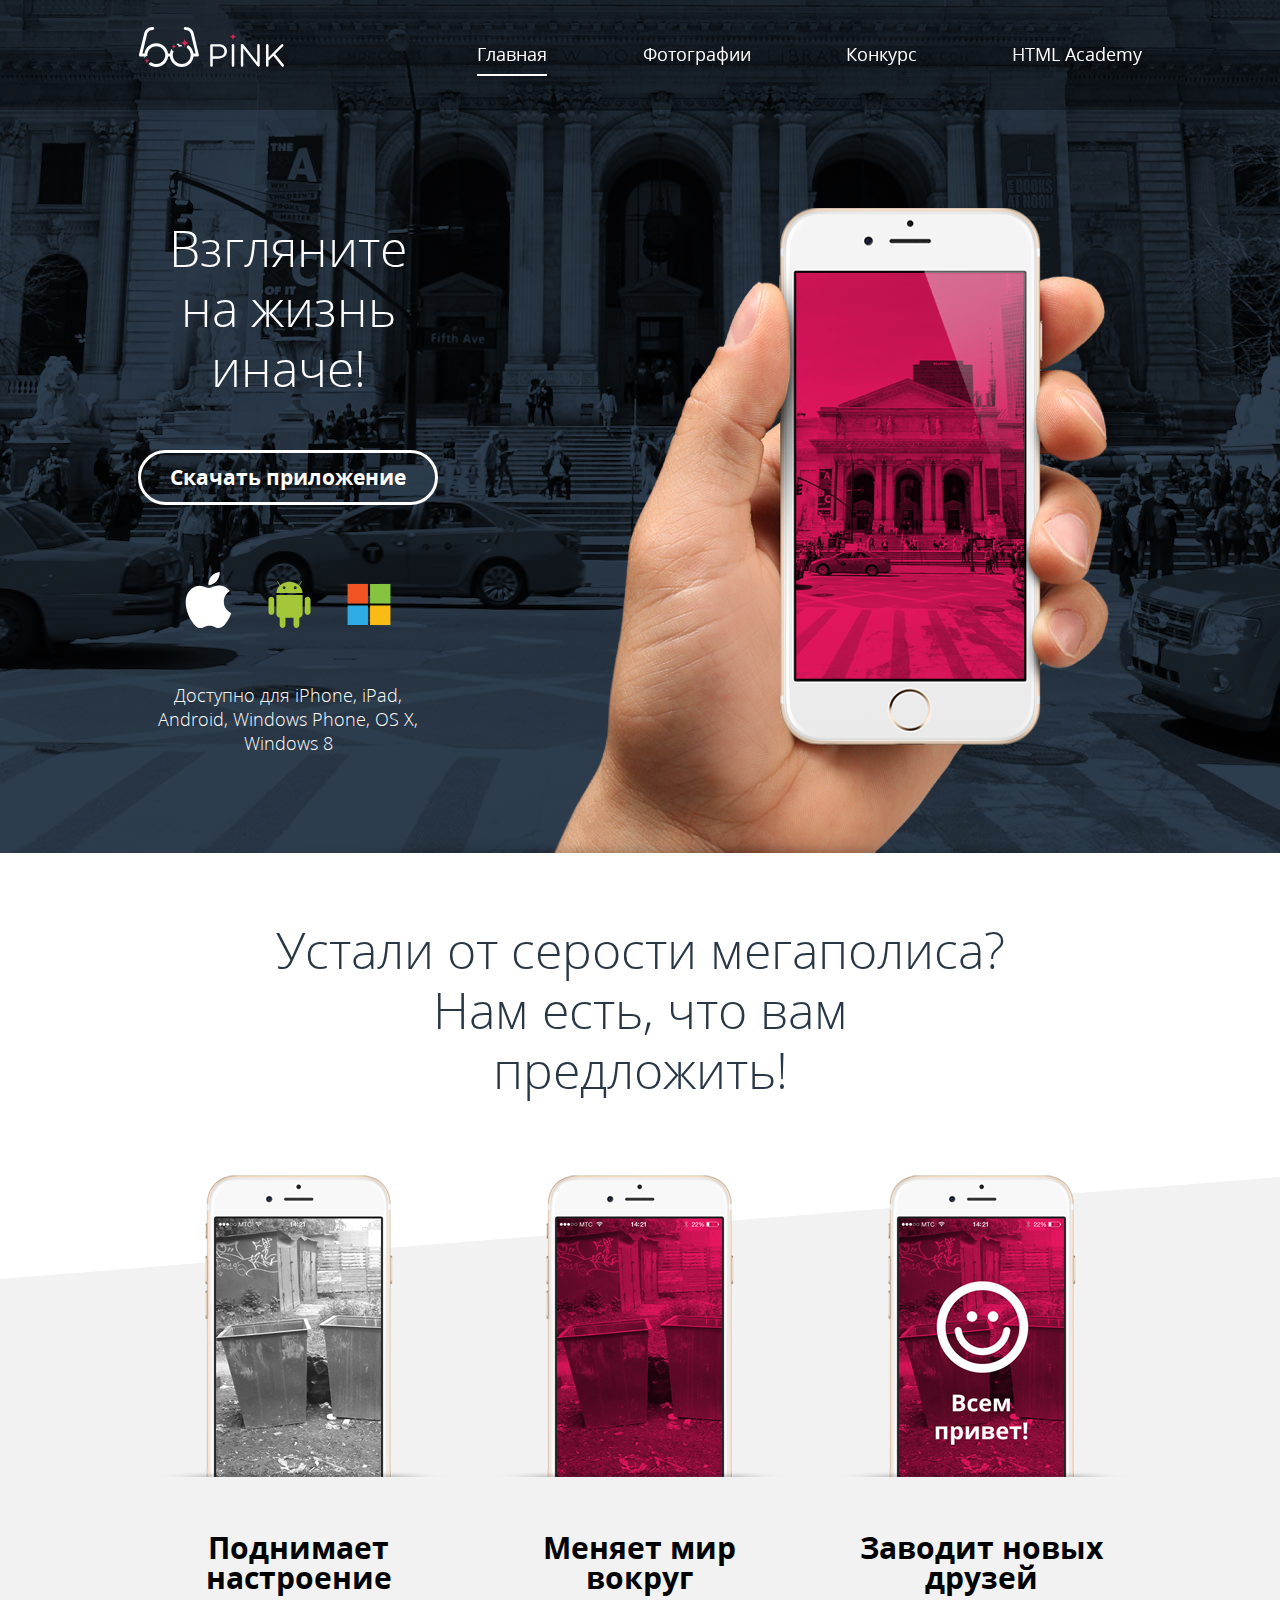
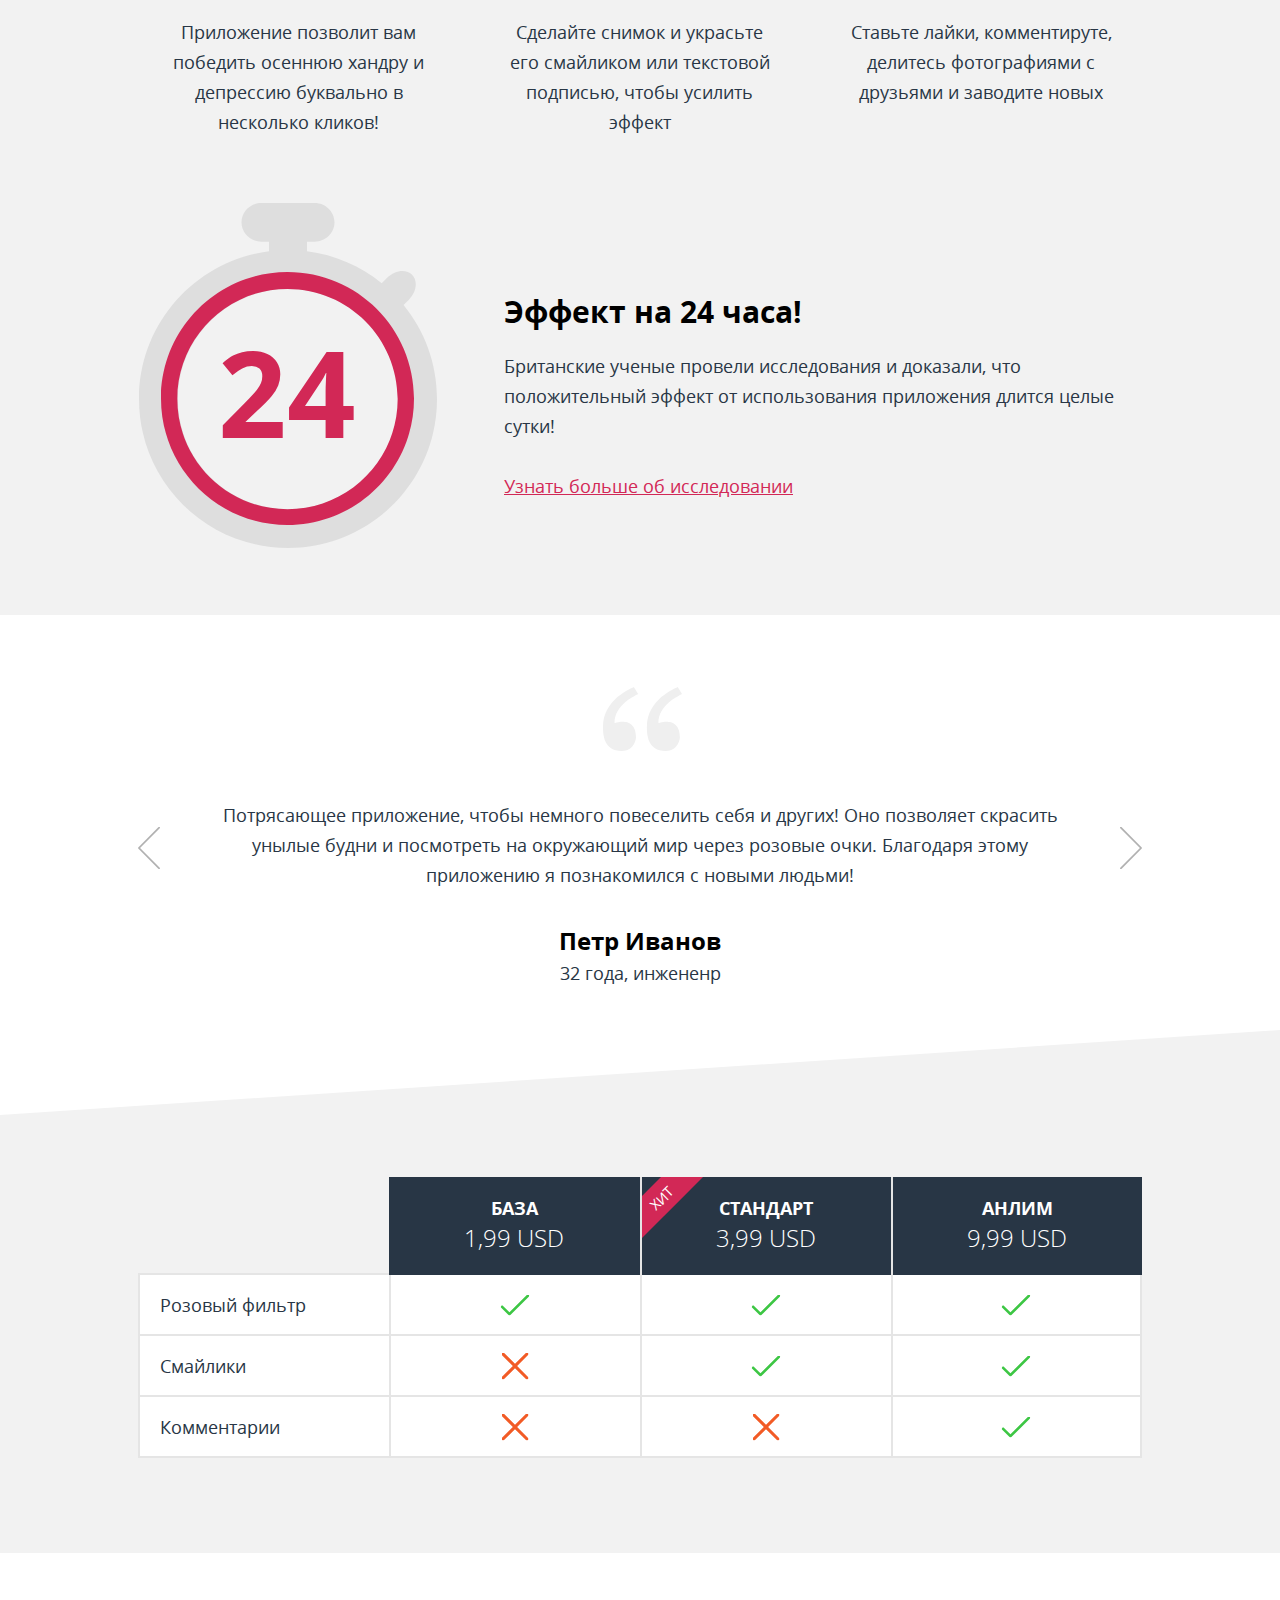
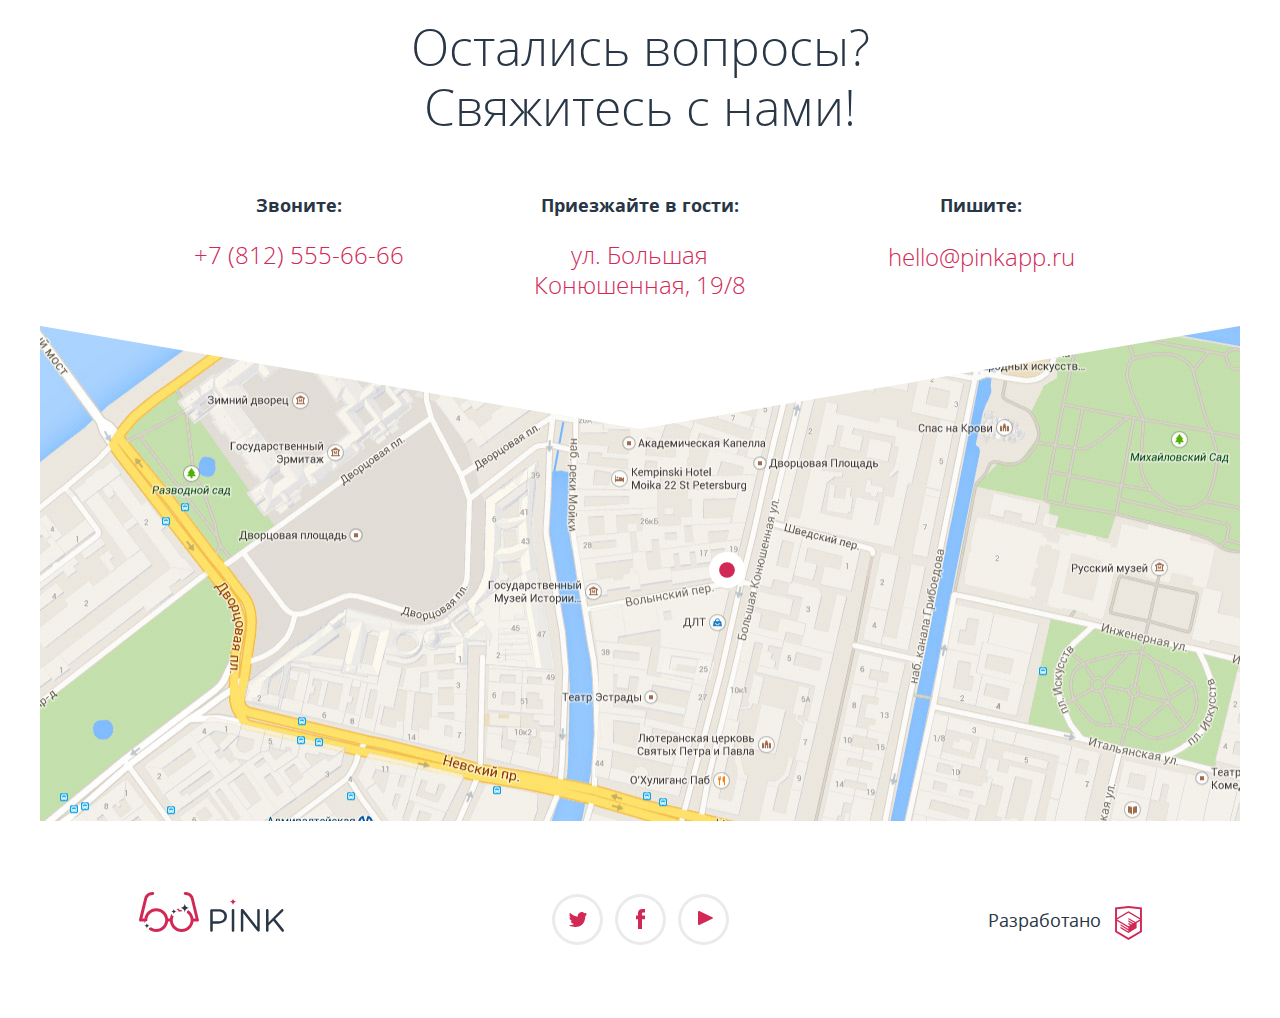
<file: pink/index.html>
<!DOCTYPE html>
<html lang="ru">
  <head>
    <meta charset="utf-8">
    <meta name="keywords" content="Pink, фотографии">
    <meta name="description" content="Взгляни на фотографии по-новому">
    <meta name="viewport" content="width=device-width,initial-scale=1">
    <title>Пинк</title>
    <link href="css/style.min.css" rel="stylesheet">
    <link rel="icon" type="image/png" href="favicon-96x96.png" sizes="96x96">
    <link rel="icon" type="image/png" href="favicon-32x32.png" sizes="32x32">
    <link rel="icon" type="image/png" href="favicon-16x16.png" sizes="16x16">
  </head>
  <body>
    <div class="svg-sprite" style="height: 0; width: 0; position: absolute; visibility: hidden">
      <!-- inject:svg --><svg xmlns="http://www.w3.org/2000/svg"><symbol id="icon-editor-contrast" viewBox="-35.422 -7.96 31.92 31.92"><path fill="#231F20" d="M-19.462-3.96c6.595 0 11.96 5.365 11.96 11.96s-5.365 11.96-11.96 11.96-11.96-5.365-11.96-11.96 5.365-11.96 11.96-11.96m0-4c-8.814 0-15.96 7.145-15.96 15.96 0 8.813 7.146 15.96 15.96 15.96S-3.502 16.813-3.502 8c0-8.815-7.146-15.96-15.96-15.96z"/><path d="M-19.462 16.331a8.519 8.519 0 0 0 8.52-8.52 8.518 8.518 0 0 0-8.52-8.519"/></symbol><symbol id="icon-editor-crop" viewBox="0 0 48 48"><path d="M34 30h4V14c0-2.21-1.79-4-4-4H18v4h16v16zm-20 4V2h-4v8H2v4h8v20c0 2.21 1.79 4 4 4h20v8h4v-8h8v-4H14z"/></symbol><symbol id="icon-editor-fill" viewBox="0 0 48 48"><path d="M33.12 17.88L15.24 0l-2.83 2.83 4.76 4.76L6.88 17.88a3 3 0 0 0 0 4.24l11 11c.58.59 1.35.88 2.12.88s1.54-.29 2.12-.88l11-11a3 3 0 0 0 0-4.24zM10.41 20L20 10.42 29.59 20H10.41zM38 23s-4 4.33-4 7c0 2.21 1.79 4 4 4s4-1.79 4-4c0-2.67-4-7-4-7zM0 40h48v3H0z"/></symbol><symbol id="icon-mail" viewBox="0 0 17.988 13.966"><path fill="#fff" d="M14.914 1.814C16.111.816 15.816 0 14.257 0H3.731c-1.56 0-1.854.816-.657 1.814l3.742 3.118c1.197.998 3.158.998 4.355 0l3.743-3.118z"/><path fill="#fff" d="M11.913 7.044A209.809 209.809 0 0 1 9.695 8.88l-.02.013a1.048 1.048 0 0 1-.235.136c-.033.015-.066.034-.1.048a1.18 1.18 0 0 1-.335.059l-.01.001h-.002l-.01-.001a1.216 1.216 0 0 1-.335-.059c-.034-.014-.068-.033-.1-.048a1.07 1.07 0 0 1-.235-.136l-.02-.013c-.022-.012-1.02-.838-2.218-1.836L2.178 3.796C.979 2.798 0 3.257 0 4.816v6.315a2.842 2.842 0 0 0 2.835 2.835h12.318a2.842 2.842 0 0 0 2.835-2.835V4.816c0-1.559-.979-2.018-2.178-1.02l-3.897 3.248z"/></symbol><symbol id="icon-phone" viewBox="0 0 19.697 19.696"><path fill="#fff" d="M9.848 0C6.34 0 2.823.628 1.546 1.878.488 2.918.134 4.752.016 5.913c0 0-.016.115-.016.165 0 .454.369.82.819.82.054 0 2.028-.161 3.218-.259a.503.503 0 0 0 .086-.017.821.821 0 0 0 .801-.819l.003-1.617c0-.5.407-.902.907-.902h8.027c.499 0 .907.402.907.902l.003 1.617a.82.82 0 0 0 .802.82.474.474 0 0 0 .085.017c1.19.098 3.164.259 3.217.259a.822.822 0 0 0 .822-.82c0-.05-.018-.165-.018-.165-.118-1.161-.472-2.995-1.53-4.035C16.873.628 13.356 0 9.848 0zm0 10.67a1.64 1.64 0 1 0 0 3.281 1.64 1.64 0 1 0 0-3.281zM8.616 6.975V5.951a1.024 1.024 0 1 0-2.049 0v1.024L1.03 12.888a2.054 2.054 0 0 0-.619 1.47v1.646c0 .907.734 1.643 1.641 1.643h.411v1.023a1.026 1.026 0 1 0 2.05 0v-1.023h10.669v1.023a1.025 1.025 0 1 0 2.051 0v-1.023h.411c.905 0 1.64-.735 1.64-1.643v-1.646c0-.576-.236-1.094-.618-1.47L13.13 6.975V5.951a1.025 1.025 0 1 0-2.051 0v1.024H8.616zm1.232 2.053c1.814 0 3.282 1.468 3.282 3.282s-1.468 3.282-3.282 3.282c-1.813 0-3.281-1.468-3.281-3.282s1.467-3.282 3.281-3.282z"/></symbol><symbol id="logo-htmlacademy" viewBox="0 0 26.943 34.09"><path d="M13.62.017L13.472 0 0 1.412v24.661l13.472 8.017 13.43-7.99.042-.026V1.412L13.62.017zm11.399 12.11L13.495 5.334l-.001-.104-.087.05-.088-.056v.109L1.925 12.118V3.147l11.547-1.212 11.547 1.212v8.98zm-11.614-5.34L24.923 13.5l-4.479 2.64-7.093-4.221-.013 1.415 5.904 3.513-.86.507-5.031-2.992-.013 1.415 3.827 2.275-.782.523-3.032-1.787-.013 1.413 1.852 1.091-1.8 1.081-11.356-6.751 11.371-6.835zm-11.48 8.34l11.411 6.791.015 1.044-7.941-4.728-.015 1.416 7.979 4.796.017 1.076-7.972-4.741-.013 1.415 8.021 4.821.045.026 8.143-4.872v-1.268l-.011-.148v-3.761l3.415-2.036v10.02L13.472 31.85 1.925 24.979v-9.852z"/></symbol></svg><!-- endinject -->
    </div>
    <header class="page-header">
      <div class="page-header__content">
        <a class="page-header__logo">
          <svg class="page-header__logo-mobile" xmlns="http://www.w3.org/2000/svg" xmlns:xlink="http://www.w3.org/1999/xlink" x="0px" y="0px" width="74.426px" height="22.859px" viewBox="0 0 74.426 22.859" enable-background="new 0 0 74.426 22.859" xml:space="preserve">
            <g>
              <path fill="#FFFFFF" d="M0,1.449c0-0.708,0.58-1.288,1.256-1.288h7.18c5.087,0,8.436,2.704,8.436,7.147v0.064 c0,4.861-4.057,7.373-8.854,7.373H2.544v6.825c0,0.708-0.58,1.288-1.288,1.288C0.58,22.859,0,22.279,0,21.571V1.449z M8.114,12.428 c3.734,0,6.182-1.996,6.182-4.958V7.405c0-3.22-2.415-4.894-6.054-4.894H2.544v9.917H8.114z"/>
              <path fill="#FFFFFF" d="M21.729,1.288C21.729,0.58,22.308,0,22.983,0c0.709,0,1.288,0.58,1.288,1.288v20.283 c0,0.708-0.579,1.288-1.288,1.288c-0.676,0-1.255-0.58-1.255-1.288V1.288z"/>
              <path fill="#FFFFFF" d="M30.87,1.32c0-0.676,0.579-1.256,1.256-1.256h0.354c0.58,0,0.934,0.29,1.288,0.74l13.684,17.45V1.256 C47.451,0.58,47.998,0,48.707,0c0.676,0,1.223,0.58,1.223,1.256v20.348c0,0.676-0.482,1.191-1.158,1.191h-0.129 c-0.548,0-0.934-0.322-1.32-0.772L33.349,4.153v17.45c0,0.676-0.547,1.256-1.255,1.256c-0.677,0-1.224-0.58-1.224-1.256V1.32z"/>
              <path fill="#FFFFFF" d="M56.3,1.288C56.3,0.58,56.879,0,57.556,0c0.708,0,1.287,0.58,1.287,1.288v12.331L71.689,0.451 C71.979,0.193,72.269,0,72.688,0c0.676,0,1.224,0.612,1.224,1.256c0,0.354-0.161,0.644-0.419,0.901l-7.984,7.92l8.564,10.561 c0.225,0.29,0.354,0.547,0.354,0.934c0,0.676-0.579,1.288-1.287,1.288c-0.483,0-0.806-0.258-1.03-0.58l-8.403-10.463l-4.862,4.861 v4.894c0,0.708-0.579,1.288-1.287,1.288c-0.677,0-1.256-0.58-1.256-1.288V1.288z"/>
            </g>
          </svg>
          <svg class="page-header__logo-tablet" xmlns="http://www.w3.org/2000/svg" xmlns:xlink="http://www.w3.org/1999/xlink" x="0px" y="0px" width="146.3px" height="40.375px" viewBox="0 0 146.3 40.375" enable-background="new 0 0 146.3 40.375" xml:space="preserve">
            <g>
              <path fill="#FFFFFF" d="M71.874,18.661c0-0.708,0.58-1.288,1.256-1.288h7.18c5.087,0,8.436,2.704,8.436,7.146v0.064 c0,4.861-4.057,7.373-8.854,7.373h-5.475v6.825c0,0.708-0.58,1.288-1.288,1.288c-0.676,0-1.256-0.58-1.256-1.288V18.661z M79.988,29.641c3.734,0,6.182-1.996,6.182-4.959v-0.063c0-3.22-2.414-4.894-6.053-4.894h-5.699v9.917H79.988L79.988,29.641z"/>
              <path fill="#FFFFFF" d="M93.603,18.5c0-0.708,0.579-1.288,1.255-1.288c0.709,0,1.288,0.58,1.288,1.288v20.283 c0,0.708-0.579,1.287-1.288,1.287c-0.676,0-1.255-0.579-1.255-1.287V18.5z"/>
              <path fill="#FFFFFF" d="M102.744,18.532c0-0.676,0.58-1.256,1.256-1.256h0.354c0.58,0,0.935,0.29,1.288,0.74l13.684,17.45V18.468 c0-0.676,0.547-1.256,1.256-1.256c0.676,0,1.224,0.58,1.224,1.256v20.349c0,0.676-0.481,1.19-1.158,1.19h-0.129c-0.548,0-0.935-0.321-1.319-0.772l-13.975-17.868v17.45c0,0.676-0.547,1.256-1.256,1.256c-0.676,0-1.223-0.58-1.223-1.256V18.532 H102.744z"/>
              <path fill="#FFFFFF" d="M128.173,18.5c0-0.708,0.58-1.288,1.257-1.288c0.708,0,1.286,0.58,1.286,1.288v12.331l12.848-13.168 c0.29-0.257,0.579-0.451,0.998-0.451c0.676,0,1.225,0.612,1.225,1.256c0,0.354-0.162,0.644-0.42,0.901l-7.984,7.92l8.564,10.561 c0.225,0.291,0.354,0.547,0.354,0.935c0,0.676-0.578,1.288-1.286,1.288c-0.483,0-0.806-0.258-1.03-0.58l-8.402-10.463l-4.863,4.861 v4.894c0,0.708-0.578,1.288-1.286,1.288c-0.677,0-1.257-0.58-1.257-1.288V18.5H128.173z"/>
            </g>
            <path fill="#FFFFFF" d="M60.498,28.266"/>
            <path fill="#FFFFFF" d="M60.462,28.016c-0.002-0.009-5.175-21.365-5.175-21.365C54.926,4.303,52.694,0,46.688,0 c-0.829,0-1.5,0.671-1.5,1.5s0.671,1.5,1.5,1.5c4.856,0,5.575,3.729,5.639,4.143l4.767,19.701h-2.073 c-0.742-5.927-5.802-10.531-11.927-10.531s-11.186,4.604-11.927,10.531h-1.82c-0.741-5.927-5.802-10.531-11.927-10.531 S6.235,20.917,5.493,26.844H3.42L8.187,7.143C8.25,6.729,8.97,3,13.826,3c0.829,0,1.5-0.671,1.5-1.5S14.655,0,13.826,0 C7.82,0,5.588,4.303,5.227,6.651c0,0-5.173,21.356-5.175,21.365c-0.266,1.109,0.531,1.826,1.426,1.826 c0.012,0,0.023,0.004,0.036,0.004h3.982c0.741,5.926,5.802,10.53,11.927,10.53s11.185-4.604,11.927-10.53h1.814 c0.742,5.926,5.802,10.53,11.927,10.53s11.186-4.604,11.927-10.53H59c0.012,0,0.023-0.004,0.036-0.004 C59.931,29.842,60.728,29.125,60.462,28.016z M26.315,29.844c-0.715,4.272-4.421,7.531-8.896,7.531c-4.475,0-8.18-3.259-8.896-7.531 c-0.082-0.488-0.135-0.988-0.135-1.5s0.053-1.011,0.135-1.5c0.715-4.271,4.421-7.531,8.896-7.531c4.475,0,8.18,3.26,8.896,7.531 c0.082,0.489,0.135,0.988,0.135,1.5S26.397,29.355,26.315,29.844z M51.99,29.844c-0.716,4.272-4.421,7.531-8.896,7.531 c-4.475,0-8.181-3.259-8.896-7.531c-0.082-0.488-0.135-0.988-0.135-1.5s0.053-1.011,0.135-1.5c0.716-4.271,4.421-7.531,8.896-7.531 c4.475,0,8.181,3.26,8.896,7.531c0.082,0.489,0.135,0.988,0.135,1.5S52.072,29.355,51.99,29.844z"/>
          </svg>
          <svg class="page-header__logo-desktop" xmlns="http://www.w3.org/2000/svg" xmlns:xlink="http://www.w3.org/1999/xlink" x="0px" y="0px" width="146.3px" height="40.375px" viewBox="0 0 146.3 40.375" enable-background="new 0 0 146.3 40.375" xml:space="preserve">
            <g class="page-header__logo-main">
              <path fill="#FFFFFF" d="M71.874,18.661c0-0.708,0.58-1.288,1.256-1.288h7.18c5.087,0,8.436,2.704,8.436,7.146v0.064 c0,4.861-4.057,7.373-8.854,7.373h-5.475v6.825c0,0.708-0.58,1.288-1.288,1.288c-0.676,0-1.256-0.58-1.256-1.288V18.661z M79.988,29.641c3.734,0,6.182-1.996,6.182-4.959v-0.063c0-3.22-2.414-4.894-6.053-4.894h-5.699v9.917H79.988L79.988,29.641z"/>
              <path fill="#FFFFFF" d="M93.603,18.5c0-0.708,0.579-1.288,1.255-1.288c0.709,0,1.288,0.58,1.288,1.288v20.283 c0,0.708-0.579,1.287-1.288,1.287c-0.676,0-1.255-0.579-1.255-1.287V18.5z"/>
              <path fill="#FFFFFF" d="M102.744,18.532c0-0.676,0.58-1.256,1.256-1.256h0.354c0.58,0,0.935,0.29,1.288,0.74l13.684,17.45V18.468 c0-0.676,0.547-1.256,1.256-1.256c0.676,0,1.224,0.58,1.224,1.256v20.349c0,0.676-0.481,1.19-1.158,1.19h-0.129c-0.548,0-0.935-0.321-1.319-0.772l-13.975-17.868v17.45c0,0.676-0.547,1.256-1.256,1.256c-0.676,0-1.223-0.58-1.223-1.256V18.532 H102.744z"/>
              <path fill="#FFFFFF" d="M128.173,18.5c0-0.708,0.58-1.288,1.257-1.288c0.708,0,1.286,0.58,1.286,1.288v12.331l12.848-13.168 c0.29-0.257,0.579-0.451,0.998-0.451c0.676,0,1.225,0.612,1.225,1.256c0,0.354-0.162,0.644-0.42,0.901l-7.984,7.92l8.564,10.561 c0.225,0.291,0.354,0.547,0.354,0.935c0,0.676-0.578,1.288-1.286,1.288c-0.483,0-0.806-0.258-1.03-0.58l-8.402-10.463l-4.863,4.861 v4.894c0,0.708-0.578,1.288-1.286,1.288c-0.677,0-1.257-0.58-1.257-1.288V18.5H128.173z"/>
            </g>
            <g class="page-header__logo-star">
              <path fill="#D22856" d="M98.498,9.875c-2.002,0-3.623-1.623-3.623-3.624c0,2.001-1.623,3.624-3.625,3.624 c2.002,0,3.625,1.623,3.625,3.624C94.875,11.498,96.496,9.875,98.498,9.875z"/>
            </g>
            <g class="page-header__logo-main">
              <path fill="#FFFFFF" d="M43.094,19.313c0.246,0,0.489,0.014,0.73,0.033c-0.437-0.728-1.227-1.221-2.136-1.221 c-0.877,0-1.614-0.568-1.884-1.354c-0.727,0.208-1.425,0.482-2.089,0.816c0.062,0.017,0.122,0.038,0.188,0.038c1.104,0,2,0.896,2,2 c0,0.096-0.015,0.188-0.028,0.281C40.875,19.524,41.959,19.313,43.094,19.313z"/>
              <path fill="#FFFFFF" d="M60.462,28.016c-0.002-0.009-5.175-21.365-5.175-21.365C54.926,4.303,52.694,0,46.688,0 c-0.829,0-1.5,0.671-1.5,1.5s0.671,1.5,1.5,1.5c4.856,0,5.575,3.729,5.639,4.143l4.767,19.701h-2.073 c-0.445-3.557-2.453-6.628-5.305-8.522c-0.897,0.379-1.529,1.269-1.529,2.303c0,0.088-0.015,0.171-0.026,0.256 c1.991,1.358,3.415,3.489,3.829,5.964c0.082,0.489,0.135,0.988,0.135,1.5s-0.053,1.012-0.135,1.5 c-0.716,4.272-4.421,7.531-8.896,7.531c-4.475,0-8.181-3.259-8.896-7.531c-0.082-0.488-0.135-0.988-0.135-1.5 s0.053-1.011,0.135-1.5c0.147-0.878,0.427-1.711,0.808-2.483c-1.034-0.078-1.852-0.932-1.852-1.985 c0-0.189-0.077-0.357-0.192-0.489c-0.938,1.469-1.569,3.15-1.795,4.958h-1.82c-0.741-5.927-5.802-10.531-11.927-10.531 S6.235,20.917,5.493,26.844H3.42L8.187,7.143C8.25,6.729,8.97,3,13.826,3c0.829,0,1.5-0.671,1.5-1.5S14.655,0,13.826,0 C7.82,0,5.588,4.303,5.227,6.651c0,0-5.173,21.356-5.175,21.365c-0.266,1.109,0.531,1.826,1.426,1.826 c0.012,0,0.023,0.004,0.036,0.004h3.982c0.079,0.628,0.215,1.237,0.387,1.831c0.059-0.106,0.102-0.224,0.102-0.354 c0-1.104,0.896-2,2-2c0.166,0,0.324,0.025,0.478,0.063c-0.043-0.343-0.074-0.688-0.074-1.042c0-0.512,0.053-1.011,0.135-1.5 c0.715-4.271,4.421-7.531,8.896-7.531s8.18,3.26,8.896,7.531c0.082,0.489,0.135,0.988,0.135,1.5s-0.053,1.012-0.135,1.5 c-0.715,4.272-4.421,7.531-8.896,7.531c-2.022,0-3.883-0.67-5.386-1.794c-0.35,0.302-0.8,0.491-1.299,0.491 c-0.413,0-0.749,0.336-0.749,0.748c0,0.29-0.065,0.564-0.176,0.812c2.075,1.708,4.722,2.743,7.614,2.743 c6.125,0,11.185-4.604,11.927-10.53h1.814c0.742,5.926,5.802,10.53,11.927,10.53s11.186-4.604,11.927-10.53H59 c0.012,0,0.023-0.004,0.036-0.004C59.931,29.842,60.728,29.125,60.462,28.016z"/>
            </g>
            <g class="page-header__logo-star">
              <g>
                <path fill="#D22856" d="M50.686,16.125c-2.485,0-4.499-2.014-4.499-4.499c0,2.485-2.014,4.499-4.499,4.499 c2.485,0,4.499,2.014,4.499,4.499C46.187,18.139,48.2,16.125,50.686,16.125z"/>
              </g>
            </g>
            <g class="page-header__logo-star">
              <g>
                <path fill="#D22856" d="M37.904,19.626c-1.519,0-2.749-1.23-2.749-2.749c0,1.519-1.23,2.749-2.749,2.749 c1.519,0,2.749,1.229,2.749,2.749C35.155,20.855,36.386,19.626,37.904,19.626z"/>
              </g>
            </g>
            <g class="page-header__logo-star">
              <g>
                <path fill="#D22856" d="M10.734,34.072c-1.519,0-2.749-1.23-2.749-2.75c0,1.52-1.23,2.75-2.749,2.75 c1.519,0,2.749,1.229,2.749,2.748C7.985,35.303,9.215,34.072,10.734,34.072z"/>
              </g>
            </g>
          </svg>
        </a>
        <nav class="main-nav main-nav--nojs">
          <button class="main-nav__toggle" type="button"><span>Открыть меню</span></button>
          <ul class="maim-nav__list">
            <li class="maim-nav__item maim-nav__item--active"><a>Главная</a></li>
            <li class="maim-nav__item"><a href="photo.html">Фотографии</a></li>
            <li class="maim-nav__item"><a href="form.html">Конкурс</a></li>
            <li class="maim-nav__item"><a href="#">HTML Academy</a></li>
          </ul>
        </nav>
      </div>
    </header>
    <div class="promo">
      <div class="promo__content">
        <div class="promo__wrapper">
          <b class="promo__title">Взгляните на жизнь иначе!</b>
          <a href="https://itunes.apple.com/ru" class="promo__download btn">Скачать приложение</a>
          <div class="promo__app-links">
            <a href="https://itunes.apple.com/ru" class="promo__app-link promo__app-link--osx"><img src="img/logo-apple.svg" width="47" height="56" alt="iOS App"></a>
            <a href="https://play.google.com/store/apps" class="promo__app-link promo__app-link--android"><img src="img/logo-android.svg" width="43" height="47" alt="Android App"></a>
            <a href="http://www.windowsphone.com/ru-ru/store" class="promo__app-link promo__app-link--windows"><img src="img/logo-microsoft.svg" width="44" height="41" alt="Windows App"></a>
          </div>
          <p class="promo__text">Доступно для iPhone, iPad, Android, Windows Phone, OS&nbsp;X, Windows&nbsp;8</p>
        </div>
      </div>
    </div>
    <section class="info">
      <div class="info__block-title">
        <b class="info__title">Устали от серости мегаполиса?</b>
        <b class="info__title">Нам есть, что вам<br> предложить!</b>
      </div>
      <div class="info__items">
        <div class="info__items-content">
          <div class="info__item advantage">
            <div class="advantage__image-wrapper">
              <picture class="advantage__image advantage__image--pic1">
                <source media="(min-width: 1200px)" srcset="img/iphone-screen-1-desktop@1x.png 1x, img/iphone-screen-1-desktop@2x.png 2x">
                <source media="(min-width: 700px)" srcset="img/iphone-screen-1-tablet@1x.png 1x, img/iphone-screen-1-tablet@2x.png 2x">
                <img src="img/iphone-screen-mobile@1x.png" srcset="img/iphone-screen-mobile@2x.png 2x" width="157" height="277" alt="Всем привет!">
              </picture>
            </div>
            <h3 class="advantage__title">Поднимает настроение</h3>
            <p class="advantage__text">Приложение позволит вам победить осеннюю хандру и депрессию буквально в несколько кликов!</p>
          </div>
          <div class="info__item advantage">
            <div class="advantage__image-wrapper">
              <picture class="advantage__image advantage__image--pic2">
                <source media="(min-width: 1200px)" srcset="img/iphone-screen-2-desktop@1x.png 1x, img/iphone-screen-2-desktop@2x.png 2x">
                <source media="(min-width: 700px)" srcset="img/iphone-screen-2-tablet@1x.png 1x, img/iphone-screen-2-tablet@2x.png 2x">
                <img src="img/iphone-screen-mobile@1x.png" srcset="img/iphone-screen-mobile@2x.png 2x" width="157" height="277" alt="Всем привет!">
              </picture>
            </div>
            <h3 class="advantage__title">Меняет мир вокруг</h3>
            <p class="advantage__text">Сделайте снимок и украсьте его смайликом или текстовой подписью, чтобы усилить эффект</p>
          </div>
          <div class="info__item advantage">
            <div class="advantage__image-wrapper">
              <picture class="advantage__image advantage__image--pic3">
                <source media="(min-width: 1200px)" srcset="img/iphone-screen-3-desktop@1x.png 1x, img/iphone-screen-3-desktop@2x.png 2x">
                <source media="(min-width: 700px)" srcset="img/iphone-screen-3-tablet@1x.png 1x, img/iphone-screen-3-tablet@2x.png 2x">
                <img src="img/iphone-screen-mobile@1x.png" srcset="img/iphone-screen-mobile@2x.png 2x" width="157" height="277" alt="Всем привет!">
              </picture>
            </div>
            <h3 class="advantage__title">Заводит новых друзей</h3>
            <p class="advantage__text">Ставьте лайки, комментируте, делитесь фотографиями с друзьями и заводите новых</p>
          </div>
        </div>
      </div>
    </section>
    <section class="research">
      <div class="research__content">
        <div class="research__info">
          <h2 class="resaerch__title">Эффект на&nbsp;24 часа!</h2>
          <p class="resaerch__text">Британские ученые провели исследования и доказали, что положительный эффект от&nbsp;использования приложения длится целые сутки!</p>
          <a href="#" class="resaerch__link">Узнать больше об исследовании</a>
        </div>
      </div>
    </section>
    <section class="reviews reviews--nojs">
      <h2 class="reviews__header" style="display: none">Отзывы</h2>
      <div class="reviews__content slider">
        <input class="slider__input" id="reviews-input-1" type="radio" name="reviews">
        <input class="slider__input" id="reviews-input-2" type="radio" name="reviews" checked>
        <input class="slider__input" id="reviews-input-3" type="radio" name="reviews">
        <div class="reviews__items">
          <blockquote class="reviews__item slider__item" id="reviews__item-1">
            <p class="reviews__text">Это приложение перевернуло мой мир и позволило по-новому взглянуть на привычные серые вещи! А еще я познакомился со своей будущей женой в комментариях к выложенной фотографии!</p>
            <cite class="reviews__author">Николай Петров<br>
              <span class="reviews__author-info">25 лет, водитель трамвая</span>
            </cite>
          </blockquote>
          <blockquote class="reviews__item slider__item" id="reviews__item-2">
            <p class="reviews__text">Потрясающее приложение, чтобы немного повеселить себя и других! Оно позволяет скрасить унылые будни и посмотреть на окружающий мир через розовые очки. Благодаря этому приложению я познакомился с новыми людьми!</p>
            <cite class="reviews__author">Петр Иванов<br>
              <span class="reviews__author-info">32 года, инжененр</span>
            </cite>
          </blockquote>
          <blockquote class="reviews__item slider__item" id="reviews__item-3">
            <p class="reviews__text">Это интересное и позитивное приложение. Оно заставило меня по-другому посмотреть на обычные вещи. Очень интересно читать комменатрии к своим фотографиям и самому комменитровать чужие работы. Разве это не здорово?!</p>
            <cite class="reviews__author">Василий Николаев<br>
              <span class="reviews__author-info">23 года, программист</span>
            </cite>
          </blockquote>
          <div class="reviews__navigation">
            <button class="reviews__button reviews__button--prev" type="button">Предыдущий отзыв</button>
            <button class="reviews__button reviews__button--next" type="button">Следующий отзыв</button>
          </div>
        </div>
        <div class="reviews__toggles slider__toggles">
          <label class="slider__toggle" for="reviews-input-1"></label>
          <label class="slider__toggle" for="reviews-input-2"></label>
          <label class="slider__toggle" for="reviews-input-3"></label>
        </div>
      </div>
    </section>
    <div class="price slider">
      <div class="price__content">
        <input class="slider__input" id="price-input-1" type="radio" name="price">
        <input class="slider__input" id="price-input-2" type="radio" name="price" checked>
        <input class="slider__input" id="price-input-3" type="radio" name="price">
        <section class="price__table table">
          <div class="table__column"></div>      <!-- для группировки первой колонки css: display: table-column; -->
          <header class="table__header price__header">
            <ul class="table__row price__list-header">
              <li class="table__cell price__item-header"></li>
              <li class="table__cell price__item-header">
                <b class="price__type">База</b>
                <span class="price__value">1,99 USD</span>
              </li>
              <li class="table__cell price__item-header price__item-header--hit">
                <b class="price__type">Стандарт</b>
                <span class="price__value">3,99 USD</span>
              </li>
              <li class="table__cell price__item-header">
                <b class="price__type">Анлим</b>
                <span class="price__value">9,99 USD</span>
              </li>
            </ul>
          </header>
          <ul class="table__row price__list">
            <li class="table__cell price__item price__item--border">Розовый фильтр</li>
            <li class="table__cell price__item price__item--enable">Розовый фильтр</li>
            <li class="table__cell price__item price__item--enable">Розовый фильтр</li>
            <li class="table__cell price__item price__item--enable">Розовый фильтр</li>
          </ul>
          <ul class="table__row price__list">
            <li class="table__cell price__item">Смайлики</li>
            <li class="table__cell price__item price__item--disable">Смайлики</li>
            <li class="table__cell price__item price__item--enable">Смайлики</li>
            <li class="table__cell price__item price__item--enable">Смайлики</li>
          </ul>
          <ul class="table__row price__list">
            <li class="table__cell price__item">Комментарии</li>
            <li class="table__cell price__item price__item--disable">Комментарии</li>
            <li class="table__cell price__item price__item--disable">Комментарии</li>
            <li class="table__cell price__item price__item--enable">Комментарии</li>
          </ul>
        </section>
        <div class="slider__toggles price__toggles">
          <label class="slider__toggle" for="price-input-1"></label>
          <label class="slider__toggle" for="price-input-2"></label>
          <label class="slider__toggle" for="price-input-3"></label>
        </div>
      </div>
    </div>
    <section class="contacts">
      <div class="contacts__content">
        <h2 class="contacts__title">Остались вопросы?<br> Свяжитесь с нами!</h2>
        <div class="contacts__items">
          <div class="contacts__item contacts__item--phone">
            <b class="contacts__subtitle contacts__subtitle--phone">Звоните:</b>
            <a class="contacts__info contacts__info--phone" href="tel:+78125556666">+7 (812) 555-66-66</a>
          </div>
          <div class="contacts__item contacts__item--email">
            <b class="contacts__subtitle contacts__subtitle--email">Пишите:</b>
            <a class="contacts__info contacts__info--email" href="mailto:hello@pinkapp.ru">hello@pinkapp.ru</a>
          </div>
          <div class="contacts__item contacts__item--address">
            <b class="contacts__subtitle contacts__subtitle--address">Приезжайте в гости:</b>
            <span class="contacts__info contacts__info--address">ул. Большая<br> Конюшенная, 19/8</span>
          </div>
        </div>
      </div>
      <div class="contacts__map" id="YMapsID"></div>
    </section>
    <footer class="page-footer page-footer--hidden">
      <div class="page-footer__content">
        <a class="page-footer__logo">
          <svg class="page-footer__logo-mobile" xmlns="http://www.w3.org/2000/svg" xmlns:xlink="http://www.w3.org/1999/xlink" x="0px" y="0px" width="146.3px" height="40.375px" viewBox="0 0 146.3 40.375" enable-background="new 0 0 146.3 40.375" xml:space="preserve">
            <g class="page-footer__logo-letters">
              <path fill="#283645" d="M71.874,18.661c0-0.708,0.58-1.288,1.256-1.288h7.18c5.087,0,8.436,2.704,8.436,7.146v0.063 c0,4.86-4.057,7.373-8.854,7.373h-5.475v6.825c0,0.708-0.58,1.287-1.289,1.287c-0.676,0-1.256-0.58-1.256-1.287L71.874,18.661 L71.874,18.661z M79.988,29.641c3.734,0,6.182-1.996,6.182-4.959v-0.062c0-3.221-2.414-4.894-6.053-4.894h-5.699v9.917h5.57V29.641 z"/>
              <path fill="#283645" d="M93.603,18.5c0-0.708,0.579-1.288,1.255-1.288c0.709,0,1.288,0.58,1.288,1.288v20.283 c0,0.708-0.579,1.287-1.288,1.287c-0.676,0-1.255-0.579-1.255-1.287V18.5z"/>
              <path fill="#283645" d="M102.744,18.532c0-0.676,0.58-1.256,1.256-1.256h0.354c0.58,0,0.935,0.29,1.288,0.74l13.684,17.45V18.468 c0-0.676,0.547-1.256,1.256-1.256c0.676,0,1.225,0.58,1.225,1.256v20.349c0,0.677-0.48,1.19-1.158,1.19h-0.129 c-0.548,0-0.936-0.321-1.318-0.772l-13.976-17.867v17.449c0,0.677-0.547,1.257-1.257,1.257c-0.676,0-1.223-0.58-1.223-1.257V18.532 H102.744z"/>
              <path fill="#283645" d="M128.173,18.5c0-0.708,0.58-1.288,1.257-1.288c0.708,0,1.286,0.58,1.286,1.288v12.331l12.848-13.16 c0.29-0.257,0.579-0.451,0.998-0.451c0.676,0,1.225,0.612,1.225,1.256c0,0.354-0.162,0.644-0.42,0.901l-7.984,7.92l8.564,10.561 c0.225,0.291,0.354,0.547,0.354,0.936c0,0.676-0.577,1.288-1.285,1.288c-0.482,0-0.807-0.259-1.03-0.58l-8.401-10.464l-4.863,4.861 v4.895c0,0.708-0.578,1.288-1.286,1.288c-0.677,0-1.257-0.58-1.257-1.288V18.5H128.173z"/>
            </g>
            <path fill="#FFFFFF" d="M60.498,28.266"/>
            <path class="page-footer__logo-glasses" fill="#D22856" d="M60.462,28.016c-0.002-0.009-5.175-21.365-5.175-21.365C54.926,4.303,52.694,0,46.688,0 c-0.829,0-1.5,0.671-1.5,1.5s0.671,1.5,1.5,1.5c4.856,0,5.575,3.729,5.639,4.143l4.767,19.701h-2.073 c-0.742-5.927-5.802-10.531-11.927-10.531s-11.186,4.604-11.927,10.531h-1.82c-0.741-5.927-5.802-10.531-11.927-10.531 S6.235,20.917,5.493,26.844H3.42L8.187,7.143C8.25,6.729,8.97,3,13.826,3c0.829,0,1.5-0.671,1.5-1.5S14.655,0,13.826,0 C7.82,0,5.588,4.303,5.227,6.651c0,0-5.173,21.356-5.175,21.365c-0.266,1.109,0.531,1.826,1.426,1.826 c0.012,0,0.023,0.004,0.036,0.004h3.982c0.741,5.926,5.802,10.53,11.927,10.53s11.185-4.604,11.927-10.53h1.814 c0.742,5.926,5.802,10.53,11.927,10.53s11.186-4.604,11.927-10.53H59c0.012,0,0.023-0.004,0.036-0.004 C59.931,29.842,60.728,29.125,60.462,28.016z M26.315,29.844c-0.715,4.272-4.421,7.531-8.896,7.531s-8.18-3.259-8.896-7.531 c-0.082-0.488-0.135-0.988-0.135-1.5s0.053-1.011,0.135-1.5c0.715-4.271,4.421-7.531,8.896-7.531s8.18,3.26,8.896,7.531 c0.082,0.489,0.135,0.988,0.135,1.5S26.397,29.355,26.315,29.844z M51.99,29.844c-0.716,4.272-4.421,7.531-8.896,7.531 c-4.475,0-8.181-3.259-8.896-7.531c-0.082-0.488-0.135-0.988-0.135-1.5s0.053-1.011,0.135-1.5c0.716-4.271,4.421-7.531,8.896-7.531 c4.475,0,8.181,3.26,8.896,7.531c0.082,0.489,0.135,0.988,0.135,1.5S52.072,29.355,51.99,29.844z"/>
          </svg>
          <svg class="page-footer__logo-desktop" xmlns="http://www.w3.org/2000/svg" xmlns:xlink="http://www.w3.org/1999/xlink" x="0px" y="0px" width="146.3px" height="40.375px" viewBox="0 0 146.3 40.375" enable-background="new 0 0 146.3 40.375" xml:space="preserve">
            <g class="page-footer__logo-letters">
              <path fill="#283645" d="M71.874,18.661c0-0.708,0.58-1.288,1.256-1.288h7.18c5.087,0,8.436,2.704,8.436,7.146v0.063 c0,4.86-4.057,7.373-8.854,7.373h-5.475v6.825c0,0.708-0.58,1.287-1.289,1.287c-0.676,0-1.256-0.58-1.256-1.287L71.874,18.661 L71.874,18.661z M79.988,29.641c3.734,0,6.182-1.996,6.182-4.959v-0.062c0-3.221-2.414-4.894-6.053-4.894h-5.699v9.917h5.57V29.641 z"/>
              <path fill="#283645" d="M93.603,18.5c0-0.708,0.579-1.288,1.255-1.288c0.709,0,1.288,0.58,1.288,1.288v20.283 c0,0.708-0.579,1.287-1.288,1.287c-0.676,0-1.255-0.579-1.255-1.287V18.5z"/>
              <path fill="#283645" d="M102.744,18.532c0-0.676,0.58-1.256,1.256-1.256h0.354c0.58,0,0.935,0.29,1.288,0.74l13.684,17.45V18.468 c0-0.676,0.547-1.256,1.256-1.256c0.676,0,1.225,0.58,1.225,1.256v20.349c0,0.677-0.48,1.19-1.158,1.19h-0.129 c-0.548,0-0.936-0.321-1.318-0.772l-13.976-17.867v17.449c0,0.677-0.547,1.257-1.257,1.257c-0.676,0-1.223-0.58-1.223-1.257V18.532 H102.744z"/>
              <path fill="#283645" d="M128.173,18.5c0-0.708,0.58-1.288,1.257-1.288c0.708,0,1.286,0.58,1.286,1.288v12.331l12.848-13.168 c0.29-0.257,0.579-0.451,0.998-0.451c0.676,0,1.225,0.612,1.225,1.256c0,0.354-0.162,0.644-0.42,0.901l-7.984,7.92l8.564,10.561 c0.225,0.291,0.354,0.547,0.354,0.936c0,0.676-0.577,1.288-1.285,1.288c-0.482,0-0.807-0.259-1.03-0.58l-8.401-10.464l-4.863,4.861 v4.895c0,0.708-0.578,1.288-1.286,1.288c-0.677,0-1.257-0.58-1.257-1.288V18.5H128.173z"/>
            </g>
            <path class="page-footer__logo-star" fill="#D22856" d="M98.498,9.875c-2.002,0-3.623-1.623-3.623-3.624c0,2.001-1.623,3.624-3.625,3.624 c2.002,0,3.625,1.623,3.625,3.624C94.875,11.498,96.496,9.875,98.498,9.875z"/>
            <g>
              <path fill="#D22856" d="M43.094,19.313c0.246,0,0.489,0.014,0.73,0.033c-0.437-0.728-1.227-1.221-2.136-1.221 c-0.877,0-1.614-0.568-1.884-1.354c-0.727,0.208-1.425,0.482-2.089,0.816c0.062,0.017,0.122,0.038,0.188,0.038c1.104,0,2,0.896,2,2 c0,0.096-0.015,0.188-0.028,0.281C40.875,19.524,41.959,19.313,43.094,19.313z"/>
              <path fill="#D22856" d="M60.462,28.016c-0.002-0.009-5.175-21.365-5.175-21.365C54.926,4.303,52.694,0,46.688,0 c-0.829,0-1.5,0.671-1.5,1.5s0.671,1.5,1.5,1.5c4.856,0,5.575,3.729,5.639,4.143l4.767,19.701h-2.073 c-0.445-3.557-2.453-6.628-5.305-8.522c-0.897,0.379-1.529,1.269-1.529,2.303c0,0.088-0.015,0.171-0.026,0.256 c1.991,1.358,3.415,3.489,3.829,5.965c0.082,0.488,0.135,0.987,0.135,1.5c0,0.512-0.053,1.012-0.135,1.5 c-0.716,4.271-4.421,7.53-8.896,7.53c-4.475,0-8.181-3.259-8.896-7.53c-0.082-0.488-0.135-0.988-0.135-1.5 c0-0.513,0.053-1.012,0.135-1.5c0.147-0.879,0.427-1.712,0.808-2.484c-1.034-0.077-1.852-0.932-1.852-1.984 c0-0.189-0.077-0.357-0.192-0.488c-0.938,1.469-1.569,3.149-1.795,4.957h-1.82c-0.741-5.927-5.802-10.531-11.927-10.531 S6.235,20.917,5.493,26.844H3.42L8.187,7.143C8.25,6.729,8.97,3,13.826,3c0.829,0,1.5-0.671,1.5-1.5S14.655,0,13.826,0 C7.82,0,5.588,4.303,5.227,6.651c0,0-5.173,21.356-5.175,21.365c-0.266,1.109,0.531,1.826,1.426,1.826 c0.012,0,0.023,0.004,0.036,0.004h3.982c0.079,0.629,0.215,1.237,0.387,1.831c0.059-0.106,0.102-0.224,0.102-0.354 c0-1.104,0.896-2,2-2c0.166,0,0.324,0.024,0.478,0.062c-0.043-0.343-0.074-0.688-0.074-1.042c0-0.512,0.053-1.011,0.135-1.5 c0.715-4.271,4.421-7.531,8.896-7.531s8.18,3.26,8.896,7.531c0.082,0.489,0.135,0.988,0.135,1.5s-0.053,1.012-0.135,1.5 c-0.715,4.272-4.421,7.531-8.896,7.531c-2.022,0-3.883-0.67-5.386-1.794c-0.35,0.302-0.8,0.491-1.299,0.491 c-0.413,0-0.749,0.336-0.749,0.748c0,0.289-0.065,0.563-0.176,0.812c2.075,1.708,4.722,2.743,7.614,2.743 c6.125,0,11.185-4.604,11.927-10.529h1.814c0.742,5.926,5.802,10.529,11.927,10.529s11.186-4.604,11.927-10.529H59 c0.012,0,0.023-0.005,0.036-0.005C59.931,29.842,60.728,29.125,60.462,28.016z"/>
            </g>
            <g>
              <g>
                <path fill="#283645" d="M50.686,16.125c-2.485,0-4.499-2.014-4.499-4.499c0,2.485-2.014,4.499-4.499,4.499 c2.485,0,4.499,2.014,4.499,4.499C46.187,18.139,48.2,16.125,50.686,16.125z"/>
              </g>
            </g>
            <g>
              <g>
                <path fill="#283645" d="M37.904,19.626c-1.519,0-2.749-1.23-2.749-2.749c0,1.519-1.23,2.749-2.749,2.749 c1.519,0,2.749,1.229,2.749,2.749C35.155,20.855,36.386,19.626,37.904,19.626z"/>
              </g>
            </g>
            <g>
              <g>
                <path fill="#283645" d="M10.734,34.072c-1.519,0-2.749-1.23-2.749-2.75c0,1.52-1.23,2.75-2.749,2.75 c1.519,0,2.749,1.229,2.749,2.748C7.985,35.303,9.215,34.072,10.734,34.072z"/>
              </g>
            </g>
          </svg>
        </a>
        <div class="page-footer__social">
          <span class="visually-hidden">Подписывайтесь на нас в соцсетях:</span>
          <a class="social-link social-link--twitter" href="https://twitter.com/">
            twitter
          </a>
          <a class="social-link social-link--facebook" href="https://facebook.com/">
            facebook
          </a>
          <a class="social-link social-link--youtube" href="https://youtube.com/">
            youtube
          </a>
        </div>
        <a class="page-footer__copyright" href="https://htmlacademy.ru">Разработано<svg class="page-footer__copyright-img" width="27" height="34"><use xlink:href="#logo-htmlacademy"></use></svg></a>
      </div>
    </footer>
    <script type="text/javascript">
      var myMap;
      var myPlacemark;
      function init() {
        myMap = new ymaps.Map("YMapsID", {
          center: [59.938631, 30.323055],
          zoom: 16,
          type: "yandex#map",
          controls: []
        });
        myPlacemark = new ymaps.Placemark([59.938631, 30.323055], {}, {
          iconLayout: 'default#image',
          iconImageHref: 'img/icon-map-marker.svg',
          iconImageSize: [36, 36]
        });
        myMap.geoObjects.add(myPlacemark);
        myMap.controls
          .add('zoomControl', {position: {left: '10px', top: '80px'}})
          .add('searchControl', {float: 'none', position: {left: '10px', bottom: '40px'}});
      }
    </script>
    <script src="js/picturefill.min.js"></script>
    <script src="js/script.js"></script>
    <script src="https://api-maps.yandex.ru/2.1.50/?lang=ru_RU&onload=init"></script>
  </body>
</html>
</file>
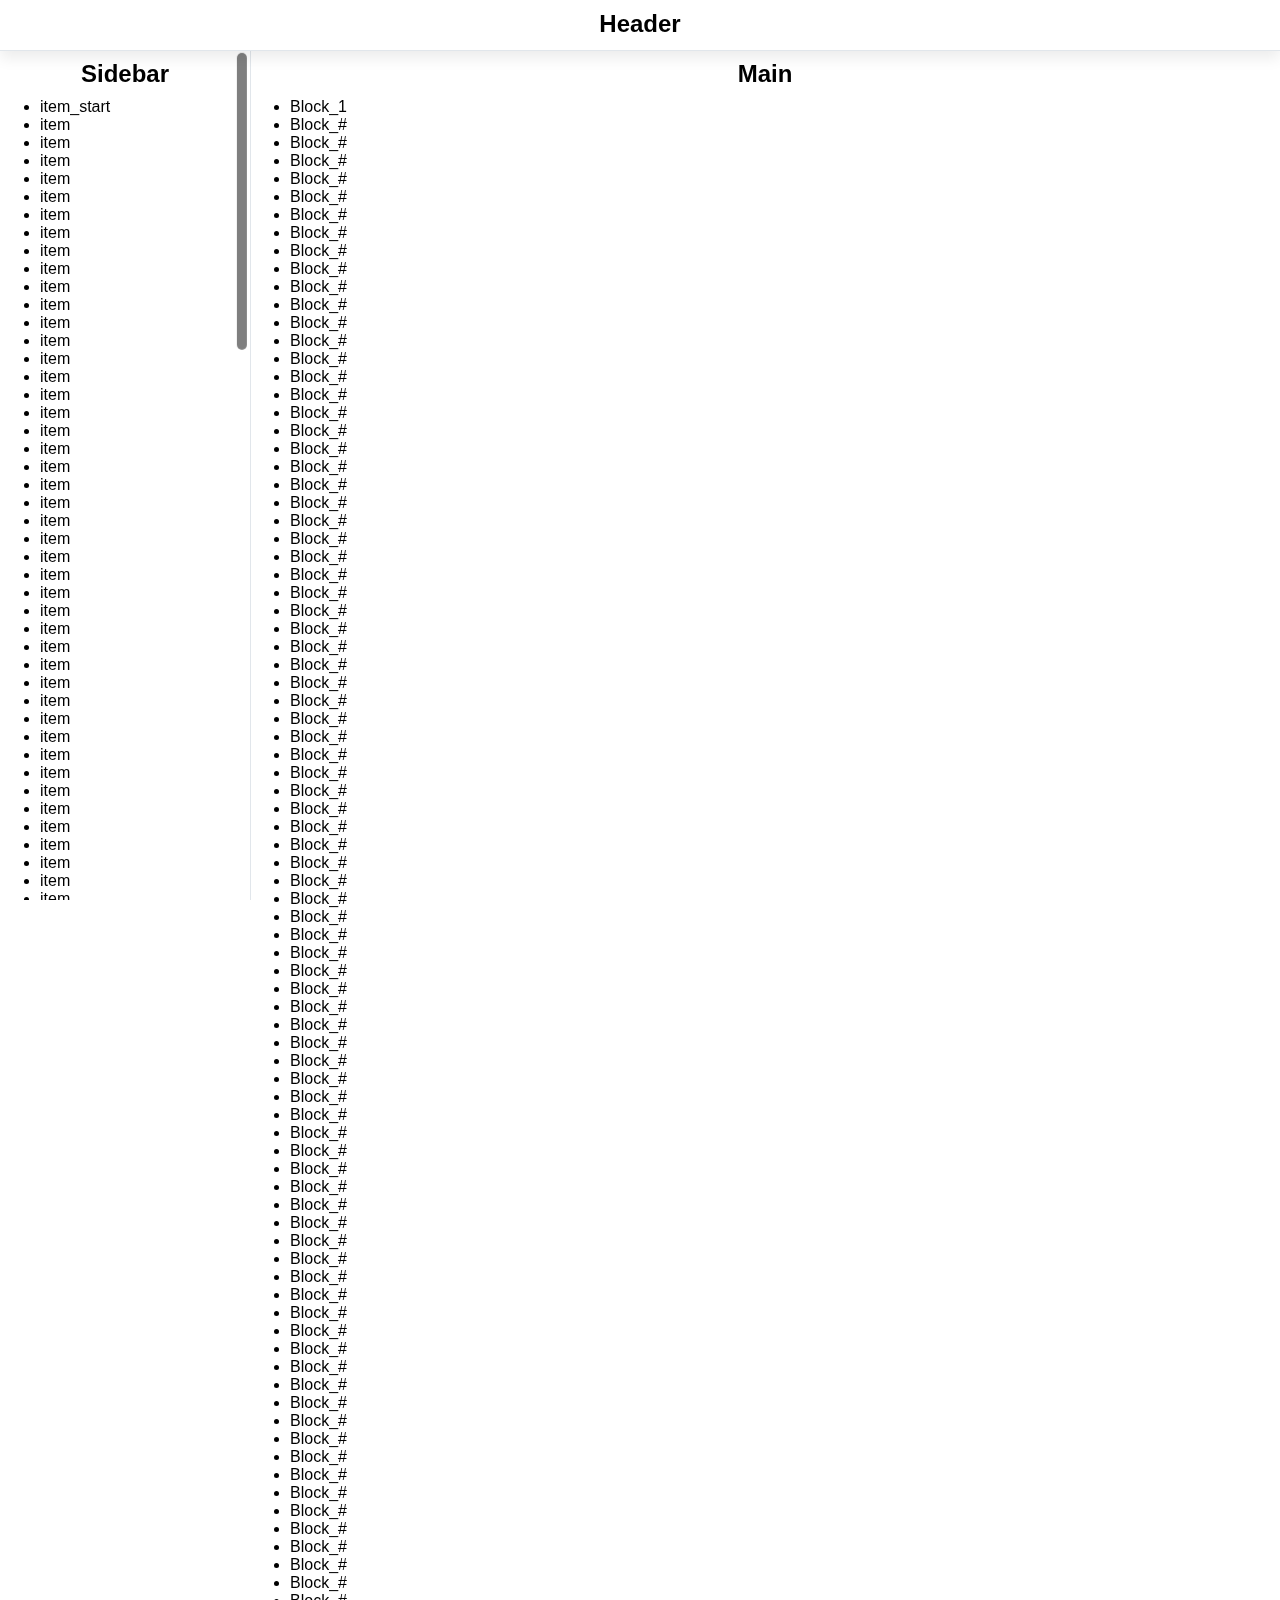
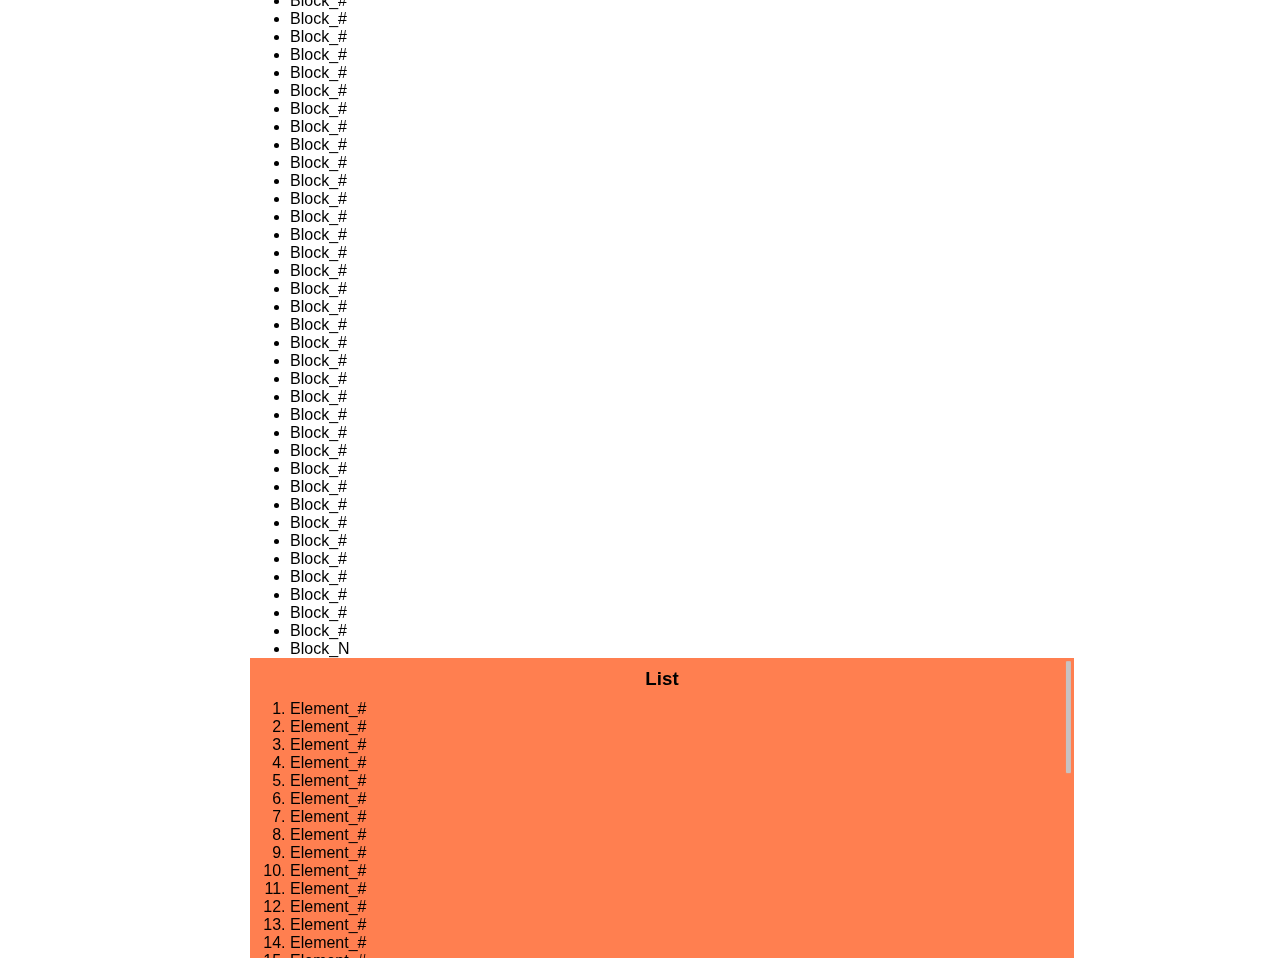
<file: scrollbar/index.html>
<!DOCTYPE html>
<html lang="ru">
  <head>
    <meta charset="utf-8">
    <meta name="viewport" content="width=device-width,initial-scale=1">
    <title>ScrollBar</title>
    <link href="style.css" rel="stylesheet">
  </head>
  <body>
    <header class="header">
      <h2 class="title">Header</h2>
    </header>
    <div class="wrapper">
      <aside class="sidebar">
        <div class="sidebar-scroll scroll">
          <div class="thumb thumb-type-1"></div>
            <h2 class="title">Sidebar</h2>
            <ul>
              <li>item_start</li>
              <li>item</li>
              <li>item</li>
              <li>item</li>
              <li>item</li>
              <li>item</li>
              <li>item</li>
              <li>item</li>
              <li>item</li>
              <li>item</li>
              <li>item</li>
              <li>item</li>
              <li>item</li>
              <li>item</li>
              <li>item</li>
              <li>item</li>
              <li>item</li>
              <li>item</li>
              <li>item</li>
              <li>item</li>
              <li>item</li>
              <li>item</li>
              <li>item</li>
              <li>item</li>
              <li>item</li>
              <li>item</li>
              <li>item</li>
              <li>item</li>
              <li>item</li>
              <li>item</li>
              <li>item</li>
              <li>item</li>
              <li>item</li>
              <li>item</li>
              <li>item</li>
              <li>item</li>
              <li>item</li>
              <li>item</li>
              <li>item</li>
              <li>item</li>
              <li>item</li>
              <li>item</li>
              <li>item</li>
              <li>item</li>
              <li>item</li>
              <li>item</li>
              <li>item</li>
              <li>item</li>
              <li>item</li>
              <li>item</li>
              <li>item</li>
              <li>item</li>
              <li>item</li>
              <li>item</li>
              <li>item</li>
              <li>item</li>
              <li>item</li>
              <li>item</li>
              <li>item</li>
              <li>item</li>
              <li>item</li>
              <li>item</li>
              <li>item</li>
              <li>item</li>
              <li>item</li>
              <li>item</li>
              <li>item</li>
              <li>item</li>
              <li>item</li>
              <li>item</li>
              <li>item</li>
              <li>item</li>
              <li>item</li>
              <li>item</li>
              <li>item</li>
              <li>item</li>
              <li>item</li>
              <li>item</li>
              <li>item</li>
              <li>item</li>
              <li>item</li>
              <li>item</li>
              <li>item</li>
              <li>item</li>
              <li>item</li>
              <li>item</li>
              <li>item</li>
              <li>item</li>
              <li>item</li>
              <li>item</li>
              <li>item</li>
              <li>item</li>
              <li>item</li>
              <li>item</li>
              <li>item</li>
              <li>item</li>
              <li>item</li>
              <li>item</li>
              <li>item</li>
              <li>item</li>
              <li>item</li>
              <li>item</li>
              <li>item</li>
              <li>item</li>
              <li>item</li>
              <li>item</li>
              <li>item</li>
              <li>item</li>
              <li>item</li>
              <li>item</li>
              <li>item</li>
              <li>item</li>
              <li>item</li>
              <li>item</li>
              <li>item</li>
              <li>item</li>
              <li>item</li>
              <li>item</li>
              <li>item</li>
              <li>item</li>
              <li>item</li>
              <li>item</li>
              <li>item</li>
              <li>item</li>
              <li>item</li>
              <li>item</li>
              <li>item</li>
              <li>item</li>
              <li>item</li>
              <li>item_end</li>
            </ul>
          </div>
      </aside>
	  <main class="main">
	    <div class="main-content">
	      <h2 class="title">Main</h2>
	      <div class="box">
            <ul>
              <li>Block_1</li>
              <li>Block_#</li>
              <li>Block_#</li>
              <li>Block_#</li>
              <li>Block_#</li>
              <li>Block_#</li>
              <li>Block_#</li>
              <li>Block_#</li>
              <li>Block_#</li>
              <li>Block_#</li>
              <li>Block_#</li>
              <li>Block_#</li>
              <li>Block_#</li>
              <li>Block_#</li>
              <li>Block_#</li>
              <li>Block_#</li>
              <li>Block_#</li>
              <li>Block_#</li>
              <li>Block_#</li>
              <li>Block_#</li>
              <li>Block_#</li>
              <li>Block_#</li>
              <li>Block_#</li>
              <li>Block_#</li>
              <li>Block_#</li>
              <li>Block_#</li>
              <li>Block_#</li>
              <li>Block_#</li>
              <li>Block_#</li>
              <li>Block_#</li>
              <li>Block_#</li>
              <li>Block_#</li>
              <li>Block_#</li>
              <li>Block_#</li>
              <li>Block_#</li>
              <li>Block_#</li>
              <li>Block_#</li>
              <li>Block_#</li>
              <li>Block_#</li>
              <li>Block_#</li>
              <li>Block_#</li>
              <li>Block_#</li>
              <li>Block_#</li>
              <li>Block_#</li>
              <li>Block_#</li>
              <li>Block_#</li>
              <li>Block_#</li>
              <li>Block_#</li>
              <li>Block_#</li>
              <li>Block_#</li>
              <li>Block_#</li>
              <li>Block_#</li>
              <li>Block_#</li>
              <li>Block_#</li>
              <li>Block_#</li>
              <li>Block_#</li>
              <li>Block_#</li>
              <li>Block_#</li>
              <li>Block_#</li>
              <li>Block_#</li>
              <li>Block_#</li>
              <li>Block_#</li>
              <li>Block_#</li>
              <li>Block_#</li>
              <li>Block_#</li>
              <li>Block_#</li>
              <li>Block_#</li>
              <li>Block_#</li>
              <li>Block_#</li>
              <li>Block_#</li>
              <li>Block_#</li>
              <li>Block_#</li>
              <li>Block_#</li>
              <li>Block_#</li>
              <li>Block_#</li>
              <li>Block_#</li>
              <li>Block_#</li>
              <li>Block_#</li>
              <li>Block_#</li>
              <li>Block_#</li>
              <li>Block_#</li>
              <li>Block_#</li>
              <li>Block_#</li>
              <li>Block_#</li>
              <li>Block_#</li>
              <li>Block_#</li>
              <li>Block_#</li>
              <li>Block_#</li>
              <li>Block_#</li>
              <li>Block_#</li>
              <li>Block_#</li>
              <li>Block_#</li>
              <li>Block_#</li>
              <li>Block_#</li>
              <li>Block_#</li>
              <li>Block_#</li>
              <li>Block_#</li>
              <li>Block_#</li>
              <li>Block_#</li>
              <li>Block_#</li>
              <li>Block_#</li>
              <li>Block_#</li>
              <li>Block_#</li>
              <li>Block_#</li>
              <li>Block_#</li>
              <li>Block_#</li>
              <li>Block_#</li>
              <li>Block_#</li>
              <li>Block_#</li>
              <li>Block_#</li>
              <li>Block_#</li>
              <li>Block_#</li>
              <li>Block_#</li>
              <li>Block_#</li>
              <li>Block_#</li>
              <li>Block_#</li>
              <li>Block_#</li>
              <li>Block_#</li>
              <li>Block_#</li>
              <li>Block_N</li>
            </ul>
    	  </div>
    	  <div class="box2">
    	    <div class="box2-content scroll">
              <div class="thumb thumb-type-2"></div>
    	      <h3 class="title">List</h3>
              <ol>
    	        <li>Element_#</li>
    	        <li>Element_#</li>
    	        <li>Element_#</li>
    	        <li>Element_#</li>
    	        <li>Element_#</li>
    	        <li>Element_#</li>
    	        <li>Element_#</li>
    	        <li>Element_#</li>
    	        <li>Element_#</li>
    	        <li>Element_#</li>
    	        <li>Element_#</li>
    	        <li>Element_#</li>
    	        <li>Element_#</li>
    	        <li>Element_#</li>
    	        <li>Element_#</li>
    	        <li>Element_#</li>
    	        <li>Element_#</li>
    	        <li>Element_#</li>
    	        <li>Element_#</li>
    	        <li>Element_#</li>
    	        <li>Element_#</li>
    	        <li>Element_#</li>
    	        <li>Element_#</li>
    	        <li>Element_#</li>
    	        <li>Element_#</li>
    	        <li>Element_#</li>
    	        <li>Element_#</li>
    	        <li>Element_#</li>
    	        <li>Element_#</li>
    	        <li>Element_#</li>
    	        <li>Element_#</li>
    	        <li>Element_#</li>
    	        <li>Element_#</li>
    	        <li>Element_#</li>
    	        <li>Element_#</li>
    	        <li>Element_#</li>
    	        <li>Element_#</li>
    	        <li>Element_#</li>
    	        <li>Element_#</li>
    	        <li>Element_#</li>
    	      </ol>
    	    </div>
    	  </div>
	    </div>
	  </main>
	</div>
    <script src="scrollbar.js"></script>
  </body>
</html>
</file>
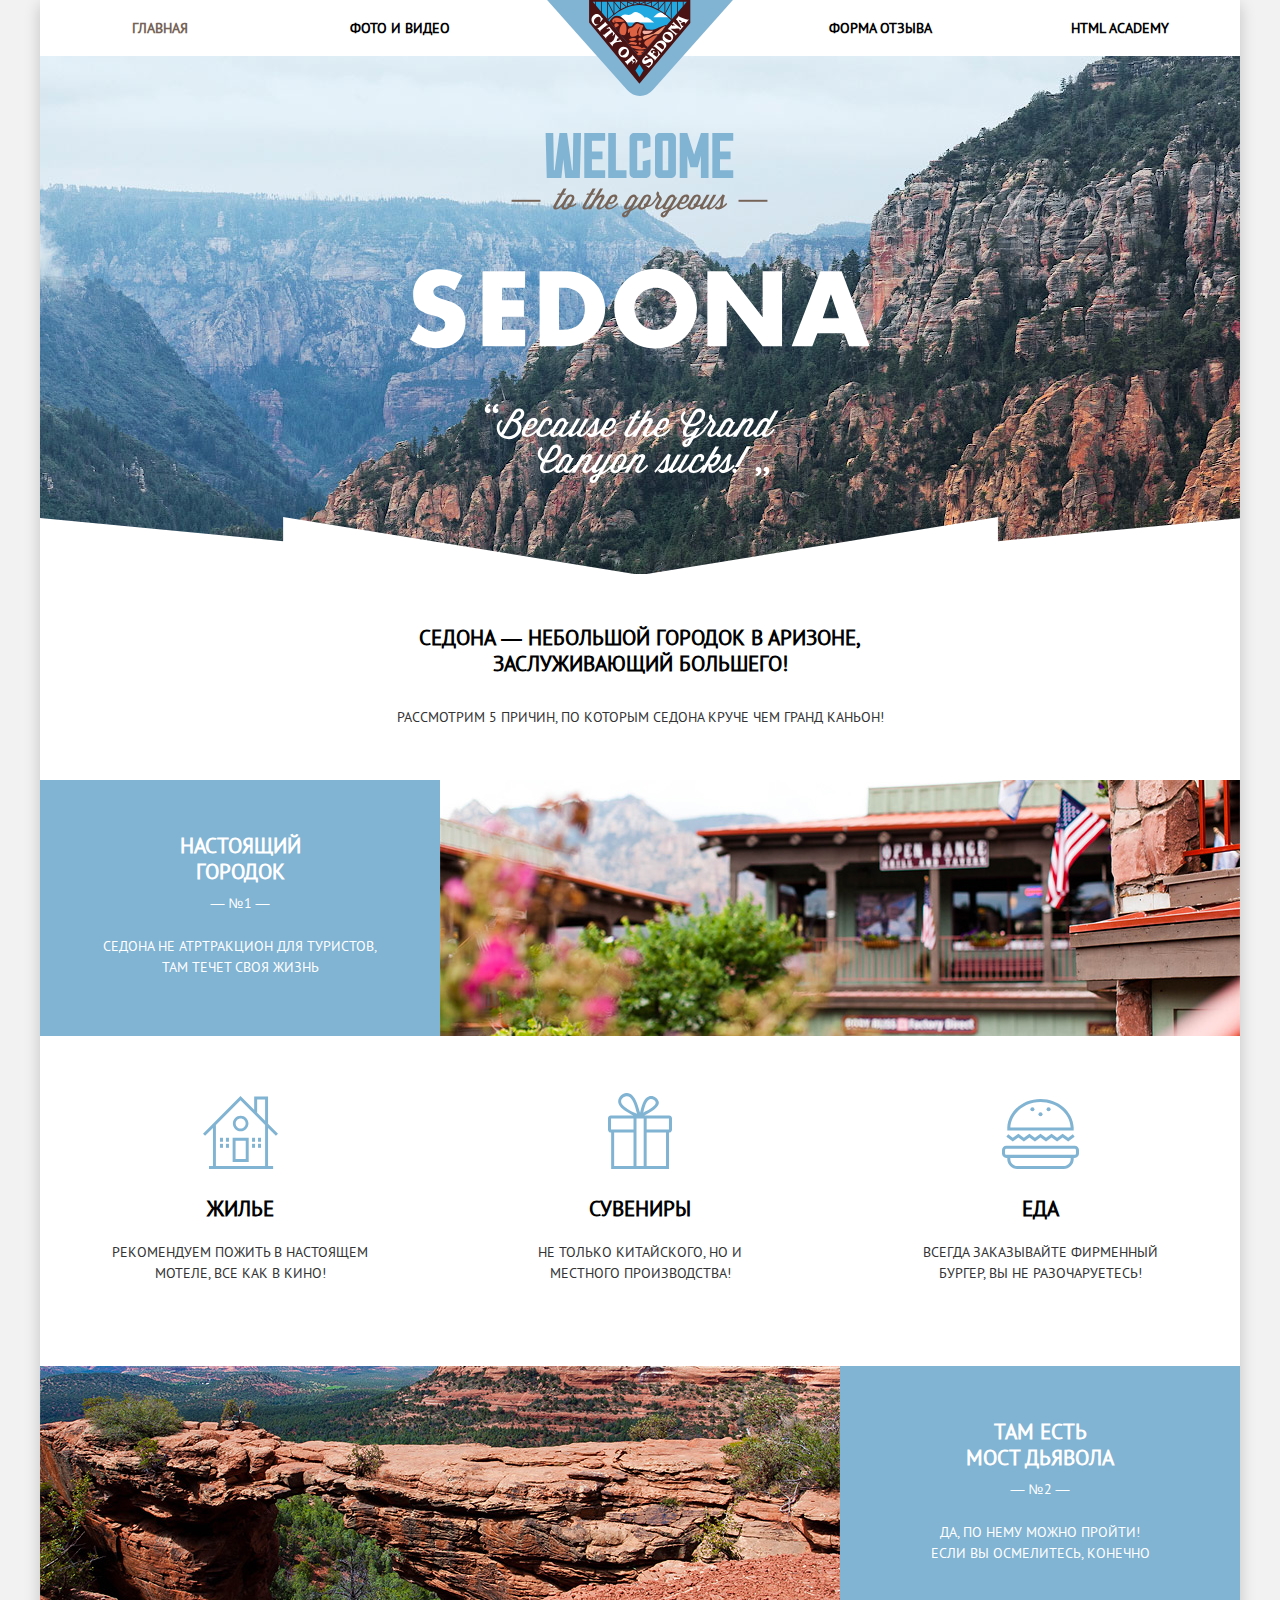
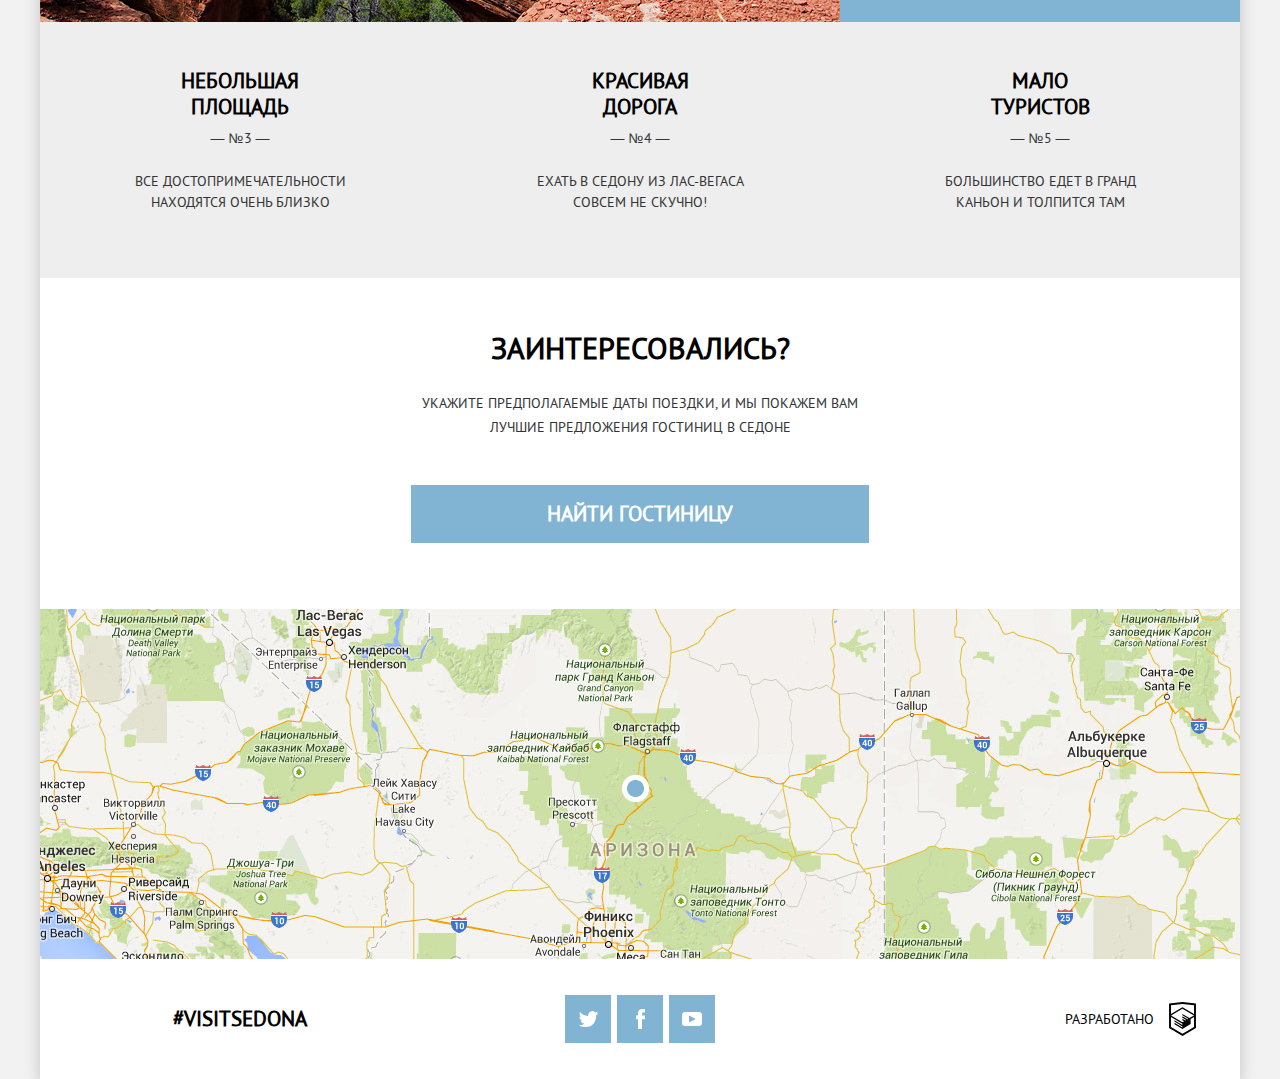
<file: sedona/index.html>
<!DOCTYPE html>
<html lang="ru">
  <head>
    <meta charset="utf-8">
    <meta name="keywords" content="Sedona, Arizona, Седона, Аризона, Мост Дьявола">
    <meta name="description" content="Седона - небольшой городок в Аризоне">
    <meta name="viewport" content="width=device-width,initial-scale=1">
    <title>SEDONA</title>
    <link href="css/style.css" rel="stylesheet">
    <link rel="icon" type="image/png" href="favicon-96x96.png" sizes="96x96">
    <link rel="icon" type="image/png" href="favicon-64x64.png" sizes="64x64">
    <link rel="icon" type="image/png" href="favicon-32x32.png" sizes="32x32">
    <link rel="icon" type="image/png" href="favicon-16x16.png" sizes="16x16">
  </head>
  <body>
    <div class="svg-sprite" style="height: 0; width: 0; position: absolute; visibility: hidden">
      <!-- inject:svg -->
      <svg xmlns="http://www.w3.org/2000/svg"><symbol id="icon-video-fullscreen" viewBox="0 0 20 20"><path d="M0 0v6h3V3h3V0H3zM3 14H0v6h6v-3H3zM17 0h-3v3h3v3h3V0zM17 17h-3v3h6v-6h-3z"/></symbol><symbol id="icon-video-replay" viewBox="0 0 16 20"><path fill="#5c6870" d="M8 4V0L3 5l5 5V6c3.315 0 6 2.686 6 6s-2.685 6-6 6-6-2.686-6-6H0c0 4.42 3.58 8 8 8s8-3.58 8-8-3.58-8-8-8z"/></symbol><symbol id="icon-video-subtitles" viewBox="0 0 32 20"><path d="M29 0H3C1.35 0 0 1.35 0 3v14c0 1.65 1.35 3 3 3h26c1.65 0 3-1.35 3-3V3c0-1.65-1.35-3-3-3zM14.403 15.854a8.61 8.61 0 0 1-1.678.164 5.986 5.986 0 0 1-1.976-.323c-.623-.214-1.172-.562-1.646-1.041s-.852-1.103-1.133-1.868c-.28-.766-.419-1.695-.419-2.786 0-1.134.157-2.085.471-2.851.315-.768.723-1.384 1.224-1.854a4.53 4.53 0 0 1 1.679-1.008 5.86 5.86 0 0 1 1.852-.307c.66 0 1.22.045 1.678.134.457.087.835.192 1.133.313l-.448 1.92a3.332 3.332 0 0 0-.902-.265A8.244 8.244 0 0 0 12.973 6c-.915 0-1.649.325-2.206.977-.558.651-.836 1.663-.836 3.031 0 .598.067 1.142.199 1.632.132.493.334.913.603 1.26.271.349.607.619 1.01.812.402.193.867.29 1.396.29.496 0 .915-.049 1.257-.148.342-.099.639-.227.893-.38l.463 1.841c-.354.249-.803.43-1.349.539zm8.698 0a8.618 8.618 0 0 1-1.678.164 5.986 5.986 0 0 1-1.976-.323c-.623-.214-1.172-.562-1.646-1.041s-.852-1.103-1.133-1.868c-.281-.767-.421-1.695-.421-2.786 0-1.134.157-2.085.471-2.851.314-.768.723-1.384 1.223-1.854a4.526 4.526 0 0 1 1.68-1.008 5.858 5.858 0 0 1 1.851-.307c.661 0 1.221.045 1.678.134a6.05 6.05 0 0 1 1.133.313l-.446 1.918a3.314 3.314 0 0 0-.901-.265A8.569 8.569 0 0 0 21.67 6c-.915 0-1.649.325-2.206.977-.558.651-.836 1.663-.836 3.031 0 .598.067 1.142.199 1.632.132.493.334.913.603 1.26.271.349.606.619 1.009.812.402.193.868.29 1.396.29.497 0 .915-.049 1.257-.148.342-.099.64-.227.894-.38l.463 1.841c-.353.249-.803.43-1.348.539z"/></symbol><symbol id="logo-htmlacademy" viewBox="0 0 26.943 34.09"><path d="M13.62.017L13.472 0 0 1.412v24.661l13.473 8.017 13.43-7.99.042-.025V1.412L13.62.017zm11.399 12.11L13.495 5.334l-.001-.104-.087.05-.088-.056v.109L1.925 12.118V3.147l11.548-1.212L25.02 3.147v8.98zm-11.614-5.34L24.923 13.5l-4.479 2.64-7.093-4.221-.014 1.415 5.904 3.513-.86.507-5.03-2.992-.014 1.415 3.827 2.275-.782.523-3.031-1.787-.014 1.413 1.853 1.091-1.8 1.081-11.356-6.751 11.371-6.835zm-11.48 8.34l11.411 6.791.016 1.044-7.942-4.728-.015 1.416 7.979 4.795.018 1.076-7.973-4.74-.013 1.414 8.021 4.822.046.025 8.143-4.872-.011-5.177 3.415-2.036v10.021L13.472 31.85 1.925 24.979v-9.852z"/></symbol></svg>
      <!-- endinject -->
    </div>
    <div class="wrapper-page">
      <header class="header">
        <nav class="header__nav main-nav main-nav--nojs">
          <a class="main-nav__logo-link">
            <picture>
              <source media="(min-width: 1200px)" srcset="img/logo-sedona-desktop.svg">
              <source media="(min-width: 768px)" srcset="img/logo-sedona-tablet.svg">
              <img class="main-nav__logo" src="img/logo-sedona-mobile.svg" alt="Logo" width="102" height="83">
            </picture>
          </a>
          <button class="main-nav__toggle main-nav__toggle--open"><span>Открыть меню</span></button>
          <button class="main-nav__toggle main-nav__toggle--close"><span>Закрыть меню</span></button>
          <ul class="maim-nav__list">
            <li class="maim-nav__item maim-nav__item--active"><a>Главная</a></li>
            <li class="maim-nav__item"><a href="photo.html">Фото и видео</a></li>
            <li class="maim-nav__item"><a href="form.html">Форма отзыва</a></li>
            <li class="maim-nav__item"><a href="#">HTML Academy</a></li>
          </ul>
        </nav>
        <h1 class="header__main-title main-title">
          <span class="main-title__info visually-hidden">Sedona<br></span>
          <img class="mail-title__img" src="img/text-sedona-index.svg" alt="" width="282" height="214">
        </h1>
      </header>
      <div class="main">
        <section class="description">
          <h2 class="description__title">Седона — небольшой городок в Аризоне,<br> заслуживающий большего!</h2>
          <p class="description__text-block">Рассмотрим 5 причин, по которым Седона круче чем гранд каньон!</p>
          <div class="description__features">
            <div class="description__feature-item feature feature--city">
              <div class="feature__header feature__header--city">
                <h3 class="feature__title">Настоящий городок</h3>
                <span class="feature__number">&#8212; №1 &#8212;</span>
                <p class="feature__text">Седона не атртракцион для туристов, там течет своя жизнь</p>
              </div>
              <figure class="feature__picture feature__picture--city">
                <picture>
                  <source media="(min-width: 768px)" srcset="img/photo-city-desktop@1x.jpg 1x, img/photo-city-desktop@2x.jpg 2x">
                  <source media="(min-width: 520px)" srcset="img/photo-city-tablet@1x.jpg 1x, img/photo-city-tablet@2x.jpg 2x">
                  <img class="feature__image" src="img/photo-city-mobile@1x.jpg" srcset="img/photo-city-mobile@2x.jpg 2x" width="320px" height="260" alt="Город Седона">
                </picture>
              </figure>
              <ul class="feature__advice-list">
                <li class="feature__advice-item feature__advice-item--house">
                  <b class="feature__advice-title">Жилье</b>
                  <p class="feature__advice-text">Рекомендуем пожить в настоящем мотеле, все как в кино!</p>
                </li>
                <li class="feature__advice-item feature__advice-item--gift">
                  <b class="feature__advice-title">Сувениры</b>
                  <p class="feature__advice-text">Не только китайского, но и местного производства!</p>
                </li>
                <li class="feature__advice-item feature__advice-item--food">
                  <b class="feature__advice-title">Еда</b>
                  <p class="feature__advice-text">Всегда заказывайте фирменный бургер, вы&nbsp;не разочаруетесь!</p>
                </li>
              </ul>
            </div>
            <div class="description__feature-item feature feature--bridge">
              <div class="feature__header feature__header--bridge">
                <h3 class="feature__title">Там есть мост Дьявола</h3>
                <span class="feature__number">&#8212; №2 &#8212;</span>
                <p class="feature__text">Да, по нему можно пройти! Если вы осмелитесь, конечно</p>
              </div>
              <figure class="feature__picture feature__picture--bridge">
                <picture>
                  <source media="(min-width: 768px)" srcset="img/photo-bridge-desktop@1x.jpg 1x, img/photo-bridge-desktop@2x.jpg 2x">
                  <source media="(min-width: 520px)" srcset="img/photo-bridge-tablet@1x.jpg 1x, img/photo-bridge-tablet@2x.jpg 2x">
                  <img class="feature__image" src="img/photo-bridge-mobile@1x.jpg" srcset="img/photo-bridge-mobile@2x.jpg 2x" width="320px" height="260" alt="Мост Дьявола">
                </picture>
              </figure>
            </div>
            <div class="description__feature-item feature feature--area">
              <div class="feature__header feature__header--area">
                <h3 class="feature__title">Небольшая площадь</h3>
                <span class="feature__number">&#8212; №3 &#8212;</span>
                <p class="feature__text">Все достопримечательности находятся очень близко</p>
              </div>
            </div>
            <div class="description__feature-item feature feature--road">
              <div class="feature__header feature__header--road">
                <h3 class="feature__title">Красивая дорога</h3>
                <span class="feature__number">&#8212; №4 &#8212;</span>
                <p class="feature__text">Ехать в Седону из Лас-Вегаса совсем не скучно!</p>
              </div>
            </div>
            <div class="description__feature-item feature feature--tourists">
              <div class="feature__header feature__header--tourists">
                <h3 class="feature__title">Мало туристов</h3>
                <span class="feature__number">&#8212; №5 &#8212;</span>
                <p class="feature__text">Большинство едет в Гранд Каньон и толпится там</p>
              </div>
            </div>
          </div>
        </section>
        <div class="search">
          <div class="search__content">
            <b class="search__title">Заинтересовались?</b>
            <p class="search_text">Укажите предполагаемые даты поездки, и мы покажем вам лучшие предложения гостиниц в Седоне</p>
            <a href="#" class="search__button">Найти гостиницу</a>
          </div>
        </div>
        <div class="map">
          <iframe src="https://www.google.com/maps/embed?pb=!1m18!1m12!1m3!1d3369048.8994316957!2d-113.95953159684998!3d34.44994404008184!2m3!1f0!2f0!3f0!3m2!1i1024!2i768!4f13.1!3m3!1m2!1s0x872da132f942b00d%3A0x5548c523fa6c8efd!2z0KHQtdC00L7QvdCwLCDQkNGA0LjQt9C-0L3QsCA4NjMzNiwg0KHQqNCQ!5e0!3m2!1sru!2sru!4v1493715151487" width="600" height="450" frameborder="0" style="border:0" allowfullscreen></iframe>
        </div>
      </div>
      <footer class="footer">
        <div class="footer__content">
          <b class="footer__tag">#visitsedona</b>
          <div class="footer__social">
          <span class="visually-hidden">Подписывайтесь на нас в соцсетях:</span>
            <a class="social-link social-link--twitter" href="https://twitter.com/">twitter</a>
            <a class="social-link social-link--facebook" href="https://facebook.com/">facebook</a>
            <a class="social-link social-link--youtube" href="https://youtube.com/">youtube</a>
          </div>
          <a class="footer__copyright" href="https://htmlacademy.ru">Разработано<svg class="footer__copyright-img" width="27" height="34"><use xmlns:xlink="http://www.w3.org/1999/xlink" xlink:href="#logo-htmlacademy"></use></svg></a>
        </div>
      </footer>
    </div>
    <script src="js/picturefill.min.js"></script>
    <script src="js/script.js"></script>
  </body>
</html>
</file>
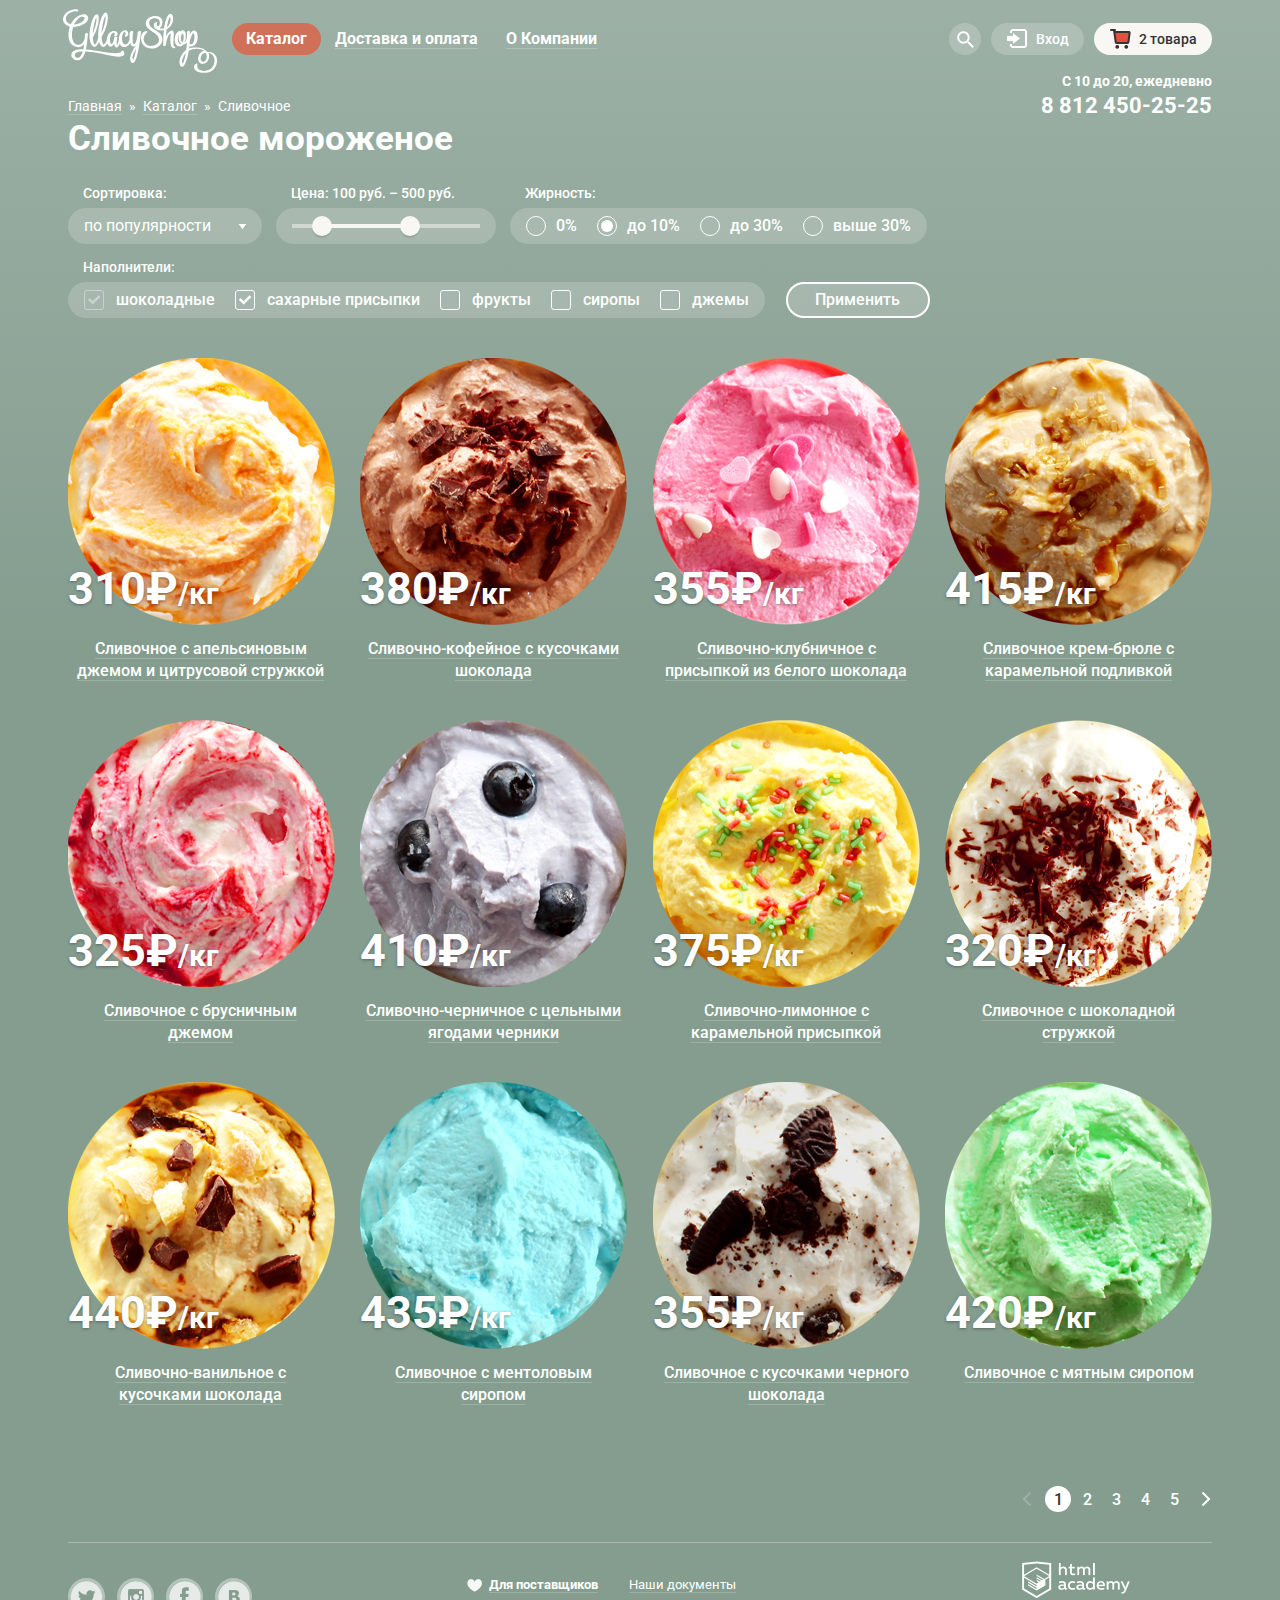
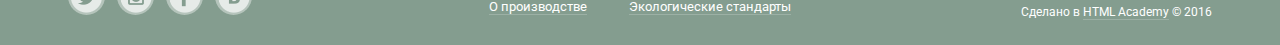
<file: gllacy/icecreams.html>
<!DOCTYPE html>
<html lang="ru">
  <head>
    <meta charset="utf-8">
    <meta name="keywords" content="Глейси, мороженое, сливочное мороженое, наполнители">
    <meta name="description" content="Каталог сливочного мороженого">
    <title>Глейси - Сливочное мороженое</title>
    <link href="https://fonts.googleapis.com/css?family=Roboto:400,500,700&amp;subset=cyrillic" rel="stylesheet">
    <link href="css/normalize.css" rel="stylesheet">
    <link href="css/style.min.css" rel="stylesheet">
  </head>
  <body>
    <div class="site-wrapper style-gradient">
      <div class="outer-wrapper"> 
        <div class="wrapper">
          <header>
            <div class="header-top clearfix">
              <a class="logo" href="index.html"><img src="img/logo.svg" width="154" height="64" alt="Gllacy Shop logo"></a>
              <nav>
                <ul class="main-menu">
                  <li class="menu-active">
                    <a href="icecreams.html"><span>Каталог</span></a>
                    <div class="menu-dropdown">
                      <div>
                        <h3>Новинки</h3>
                        <ul>
                          <li class="menu-active">
                            <a href="#1.1">Сливочное</a>
                          </li>
                          <li>
                            <a href="#1.2">Щербеты</a>
                          </li>
                          <li>
                            <a href="#1.3">Фруктовый лед</a>
                          </li>
                          <li>
                            <a href="#1.4">Мелорин</a>
                          </li>
                        </ul>
                      </div>
                    </div>
                  </li>
                  <li>
                    <a href="#2"><span>Доставка и оплата</span></a>
                  </li>
                  <li>
                    <a href="#3"><span>О Компании</span></a>
                  </li>
                </ul>
              </nav>
              <div class="header-top-right">
                <div class="mini-basket basket-full">
                  <a href="#">2 товара</a>
                  <div class="block-basket">
                    <div class="clearfix">
                      <table>
                        <tr>
                          <td class="img-product">
                            <button class="remove-product" type="button" title="Удалить">Удалить</button>
                            <img src="img/ice_orange_mini.png" width="33" height="33" alt="Пломбир с апельсиновым джемо">
                          </td>
                          <td class="name-product">Пломбир с апельсиновым джемом</td>
                          <td class="price-product-basket">1,5 кг х <span>200 руб.</span></td>
                          <td class="total-price-product">300 руб.</td>
                        </tr>
                        <tr>
                          <td class="img-product">
                            <button class="remove-product" type="button" title="Удалить">Удалить</button>
                            <img src="img/ice_strawberry_mini.png" width="33" height="33" alt="Клубничный пломбир с присыпкой из белого шоколадар">
                          </td>
                          <td class="name-product">Клубничный пломбир с присыпкой из белого шоколадар</td>
                          <td class="price-product-basket">1,5 кг х <span>300 руб.</span></td>
                          <td class="total-price-product">450 руб.</td>
                        </tr>
                      </table>
                      <div class="total-price-basket">Итого: 750 руб.</div>
                      <a class="checkout-basket style-orange" href="#">Оформить заказ</a>
                    </div>
                  </div>
                </div>
                <div class="user">
                  <a href="#">Вход</a>
                  <div class="block-user">
                    <form name="entry" action="#" method="post">
                      <label for="email-entry">Электронная почта</label>
                      <input id="email-entry" type="email" name="email-entry" placeholder="Электронная почта" required>
                      <label for="password-entry">Пароль</label>
                      <input id="password-entry" type="password" name="password-entry" placeholder="Пароль" required>
                      <button class="style-orange" type="submit">Войти</button>
                      <div>
                        <a href="#"><span>Забыли пароль?</span></a>
                        <a href="#"><span>Новая регистрация</span></a>
                      </div>
                    </form>
                  </div>
                </div>
                <div class="search">
                  <button type="button"></button>
                  <div class="block-search">
                    <form name="search" action="#" method="get">
                      <input type="search" name="query" placeholder="Что ищем?" >
                    </form>
                  </div>
                </div>
              </div>
            </div>
            <div class="header-bottom clearfix">
              <div class="breadcrumbs">
                <ul>
                  <li><a href="index.html">Главная</a></li>
                  <li><a href="#catalog">Каталог</a></li>
                  <li>Сливочное</li>
                </ul>
              </div>
              <p class="info-time">С 10 до 20, ежедневно</p>
              <p class="info-phone">8 812 450-25-25</p>
            </div>
          </header>
          <main>
            <h1 class="heading">Сливочное мороженое</h1>
            <form class="filter clearfix" name="icecreams-filter" action="#" method="get">
              <div class="block-filter filter-triage">
                <label for="triage-field">Сортировка:</label>
                <div class="style-select">
                  <select id="triage-field" name="icecreams-triage">
                    <option value="popularity">по популярности</option>
                    <option value="expensive">сначала недорогие</option>
                    <option value="cheap">сначала дорогие</option>
                    <option value="fat status">по жирности</option>
                  </select>
                </div>
              </div>
              <div class="block-filter filter-price">
                <p>Цена: <label for="min-price">100</label> руб. – <label for="max-price">500</label> руб.</p>
                <input id="min-price" type="text" name="min-price">
                <input id="max-price" type="text" name="max-price">
                <div>
                  <div class="scale">
                    <div class="left-range"></div>
                    <div class="indicator"></div>
                    <div class="right-range"></div>
                  </div>
                </div>
              </div>
              <div class="block-filter filter-fat">
                <p>Жирность:</p>
                <div class="clearfix">
                  <input id="radio-1" type="radio" name="fat-status" value="0">
                  <label for="radio-1">0%</label>
                  <input id="radio-2" type="radio" name="fat-status" value="to 10" checked>
                  <label for="radio-2">до 10%</label>
                  <input id="radio-3" type="radio" name="fat-status" value="to 30">
                  <label for="radio-3">до 30%</label>
                  <input id="radio-4" type="radio" name="fat-status" value="above 30">
                  <label for="radio-4">выше 30%</label>
                </div>
              </div>
              <div class="block-filter filter-fillers">
                <p>Наполнители:</p>
                <div class="clearfix">
                  <input class="disabled" id="checkbox-1" type="checkbox" name="fillers[]" value="chocolate" checked>
                  <label for="checkbox-1">шоколадные</label>
                  <input id="checkbox-2" type="checkbox" name="fillers[]" value="sugar" checked>
                  <label for="checkbox-2">сахарные присыпки</label>
                  <input id="checkbox-3" type="checkbox" name="fillers[]" value="fruits">
                  <label for="checkbox-3">фрукты</label>
                  <input id="checkbox-4" type="checkbox" name="fillers[]" value="syrups">
                  <label for="checkbox-4">сиропы</label>
                  <input id="checkbox-5" type="checkbox" name="fillers[]" value="jams">
                  <label for="checkbox-5">джемы</label>
                </div>
              </div>
              <a class="button-filter" href="#">Применить</a>
            </form>
            <div class="catalog">
              <div class="catalog-row clearfix">
                <article class="catalog-item">
                  <img class="product" src="img/ice_orange.png" width="267" height="267" alt="Сливочное с апельсиновым джемом и цитрусовой стружкой">
                  <div class="product-price">310₽<span>/кг</span></div>
                  <h3><a href="#">Сливочное с апельсиновым джемом и цитрусовой стружкой</a></h3>
                  <div class="container-review">
                    <a class="review style-orange" href="#">Быстрый просмотр</a>
                  </div>
                </article>
                <article class="catalog-item">
                  <img class="product" src="img/ice_coffee.png" width="267" height="267" alt="Сливочно-кофейное с кусочками шоколада">
                  <div class="product-price">380₽<span>/кг</span></div>
                  <h3><a href="#">Сливочно-кофейное с кусочками шоколада</a></h3>
                  <div class="container-review">
                    <a class="review style-orange" href="#">Быстрый просмотр</a>
                  </div>
                </article>
                <article class="catalog-item">
                  <img class="product" src="img/ice_strawberry.png" width="267" height="267" alt="Сливочно-клубничное с присыпкой из белого шоколада">
                  <div class="product-price">355₽<span>/кг</span></div>
                  <h3><a href="#">Сливочно-клубничное с присыпкой из белого шоколада</a></h3>
                  <div class="container-review">
                    <a class="review style-orange" href="#">Быстрый просмотр</a>
                  </div>
                </article>
                <article class="catalog-item">
                  <img class="product" src="img/ice_cream.png" width="267" height="267" alt="Сливочное крем-брюле с карамельной подливкой">
                  <div class="product-price">415₽<span>/кг</span></div>
                  <h3><a href="#">Сливочное крем-брюле с карамельной подливкой</a></h3>
                  <div class="container-review">
                    <a class="review style-orange" href="#">Быстрый просмотр</a>
                  </div>
                </article>
              </div>
              <div class="catalog-row clearfix">
                <article class="catalog-item">
                  <img class="product" src="img/ice_cowberry.png" width="267" height="267" alt="Сливочное с брусничным джемом">
                  <div class="product-price">325₽<span>/кг</span></div>
                  <h3><a href="#">Сливочное с брусничным джемом</a></h3>
                  <div class="container-review">
                    <a class="review style-orange" href="#">Быстрый просмотр</a>
                  </div>
                </article>
                <article class="catalog-item">
                  <img class="product" src="img/ice_bilberry.png" width="267" height="267" alt="Сливочно-черничное с цельными ягодами черники">
                  <div class="product-price">410₽<span>/кг</span></div>
                  <h3><a href="#">Сливочно-черничное с цельными ягодами черники</a></h3>
                  <div class="container-review">
                    <a class="review style-orange" href="#">Быстрый просмотр</a>
                  </div>
                </article>
                <article class="catalog-item">
                  <img class="product" src="img/ice_lemon.png" width="267" height="267" alt="Сливочно-лимонное с карамельной присыпкой">
                  <div class="product-price">375₽<span>/кг</span></div>
                  <h3><a href="#">Сливочно-лимонное с карамельной присыпкой</a></h3>
                  <div class="container-review">
                    <a class="review style-orange" href="#">Быстрый просмотр</a>
                  </div>
                </article>
                <article class="catalog-item">
                  <img class="product" src="img/ice_chocolate1.png" width="267" height="267" alt="Сливочное с шоколадной стружкой">
                  <div class="product-price">320₽<span>/кг</span></div>
                  <h3><a href="#">Сливочное с шоколадной стружкой</a></h3>
                  <div class="container-review">
                    <a class="review style-orange" href="#">Быстрый просмотр</a>
                  </div>
                </article>
              </div>
              <div class="catalog-row clearfix">
                <article class="catalog-item">
                  <img class="product" src="img/ice_vanilla.png" width="267" height="267" alt="Сливочно-ванильное с кусочками шоколада">
                  <div class="product-price">440₽<span>/кг</span></div>
                  <h3><a href="#">Сливочно-ванильное с кусочками шоколада</a></h3>
                  <div class="container-review">
                    <a class="review style-orange" href="#">Быстрый просмотр</a>
                  </div>
                </article>
                <article class="catalog-item">
                  <img class="product" src="img/ice_menthol.png" width="267" height="267" alt="Сливочноe с ментоловым сиропом">
                  <div class="product-price">435₽<span>/кг</span></div>
                  <h3><a href="#">Сливочноe с ментоловым сиропом</a></h3>
                  <div class="container-review">
                    <a class="review style-orange" href="#">Быстрый просмотр</a>
                  </div>
                </article>
                <article class="catalog-item">
                  <img class="product" src="img/ice_chocolate2.png" width="267" height="267" alt="Сливочное с кусочками черного шоколада">
                  <div class="product-price">355₽<span>/кг</span></div>
                  <h3><a href="#">Сливочное с кусочками черного шоколада</a></h3>
                  <div class="container-review">
                    <a class="review style-orange" href="#">Быстрый просмотр</a>
                  </div>
                </article>
                <article class="catalog-item">
                  <img class="product" src="img/ice_mint.png" width="267" height="267" alt="Сливочное с мятным сиропом">
                  <div class="product-price">420₽<span>/кг</span></div>
                  <h3><a href="#">Сливочное с мятным сиропом</a></h3>
                  <div class="container-review">
                    <a class="review style-orange" href="#">Быстрый просмотр</a>
                  </div>
                </article>
              </div>
            </div>
            <div class="paginator clearfix">
              <div class="clearfix">
                <a class="prev disabled" href="#">Назад</a>        <!-- класс неактиновной кнопки -->
                <a class="current" href="#">1</a>                  <!-- класс активной кнопки -->
                <a href="#">2</a>
                <a href="#">3</a>
                <a href="#">4</a>
                <a href="#">5</a>
                <a class="next" href="#">Вперед</a>
              </div>
            </div>
          </main>
          <footer class="footer-line clearfix">
            <div class="socials">
              <a href="http://twitter.com/" class="socials-icon twitter"><span>twitter</span></a>
              <a href="http://instagram.com/" class="socials-icon instagram"><span>instagram</span></a>
              <a href="http://facebook.com/" class="socials-icon facebook"><span>facebook</span></a>
              <a href="http://vk.com/" class="socials-icon vk"><span>вконтакте</span></a>
            </div>
            <div class="info-supplier">
              <div class="icon-heart">
                <a href="#"><b>Для поставщиков</b></a>
                <a href="#"><span>О производстве</span></a>
              </div>
              <div>
                <a href="#"><span>Наши документы</span></a>
                <a href="#"><span>Экологические стандарты</span></a>
              </div>
            </div>
            <div class="footer-logo">
              <a href="https://htmlacademy.ru"><img src="img/logo_htmlacademy.png" width="108" height="38" alt="HTML Academy"></a>
              <p>Сделано в <a href="https://htmlacademy.ru">HTML Academy</a> © 2016</p>
            </div>
          </footer>
          <div class="modal-content">
            <button class="modal-content-close" type="button" title="Закрыть">Закрыть</button>
            <b>Мы обязательно вам ответим!</b>
            <form class="feedback-form" action="#" method="post">
              <label for="user-name">Как вас зовут?</label>
              <input id="user-name" type="text" name="user-name" placeholder="Как вас зовут?">
              <label for="user-email">Ваша почта для ответа?</label>
              <input id="user-email" type="email" name="user-email" placeholder="Ваша почта для ответа?" required>
              <textarea name="user-text" placeholder="Напишите что-нибудь..."></textarea>
              <button class="style-orange" type="submit">Отправить</button>
            </form>
          </div>
          <div class="modal-overlay"></div>
        </div>
      </div>  
    </div> 
    <script src="js/script.min.js"></script> 
  </body>
</html>
</file>
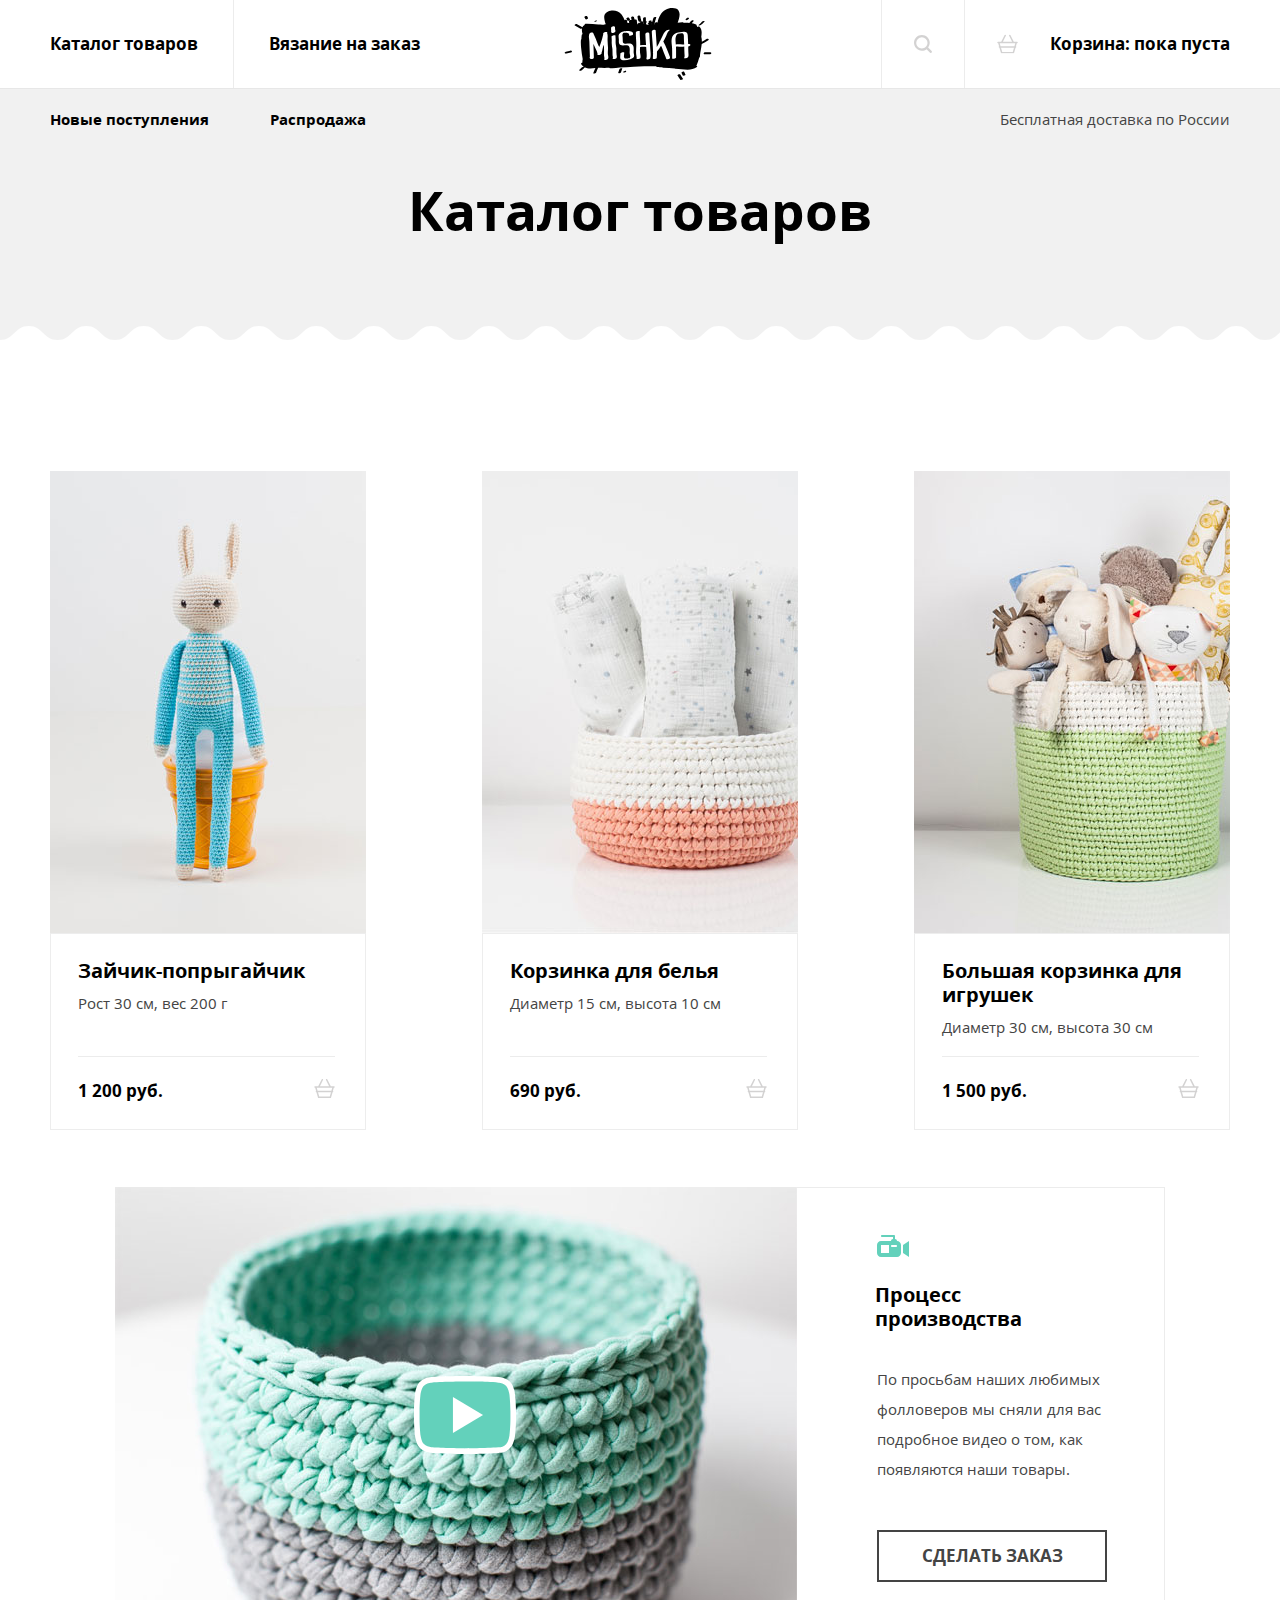
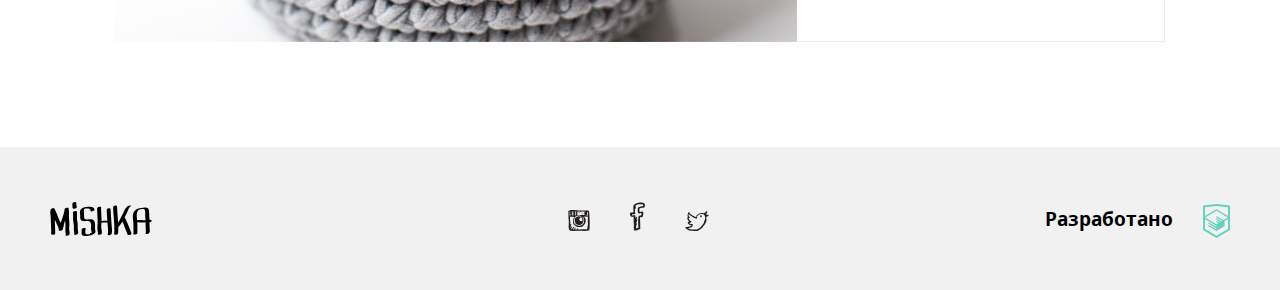
<file: mishka/catalog.html>
<!DOCTYPE html>
<html lang="ru">
  <head>
    <meta charset="utf-8">
    <meta name="keywords" content="Зайчик-попрыгайчик, корзина для белья, корзина для игрушек">
    <meta name="description" content="Магазин по продаже вязаных вещей ручной работы">
    <meta name="viewport" content="width=device-width,initial-scale=1">
    <title>Мишка - Каталог товаров</title>
    <link href="css/style.min.css" rel="stylesheet">
    <script src="js/picturefill.min.js"></script>
  </head>
  <body>
    <svg style="display: none" xmlns="http://www.w3.org/2000/svg"><symbol id="icon-cart" viewBox="264.205 370.961 20.294 18.849"><path d="M283.75 378.19h-3.151l-3.407-6.814a.75.75 0 1 0-1.341.671l3.071 6.143h-9.138l3.072-6.143a.75.75 0 0 0-1.341-.671l-3.407 6.814h-3.151a.75.75 0 0 0 0 1.5h.157l.855 2.991a.737.737 0 0 0-.316.595c0 .396.309.71.697.739l1.656 5.795h12.697l1.656-5.795a.745.745 0 0 0 .698-.739.738.738 0 0 0-.316-.596l.854-2.991h.157a.75.75 0 1 0-.002-1.499zm-4.181 10.121h-10.433l-1.224-4.284h12.881l-1.224 4.284zm1.653-5.785h-13.739l-.81-2.836h15.359l-.81 2.836z"/></symbol><symbol id="icon-fb" viewBox="56.519 49.996 14.962 27.718"><path d="M68.181 55.188c1.026.029 1.993 0 2.681-.3.391-.818.556-1.854.619-2.989-.19-.015-.062-.337-.207-.399-.029-.202-.278-.195-.309-.398-.277-.165-.457-.422-.723-.598-.727-.162-1.44-.335-2.164-.499-.849.044-1.895-.103-2.58.1-2.619-.04-3.997 1.12-5.259 2.392-.023.078-.003.197-.105.199-.574 1.587-.125 3.621-.204 5.581.099.436.107.958.204 1.395-.998.296-2.212.387-3.402.499-.317.324-.178 1.089-.206 1.693.085.583.278 1.06.413 1.595.211.193.596.396.825.498.065.029.071.082.103.1.506.268 1.451.008 2.268.1-.136 1.978.256 3.915 0 5.68.007.327.295.382.208.798-.001.963-.067 1.99.208 2.69-.287.455-.497.982-.415 1.794.122.016.114.157.105.299-.075.47.643.175.515.698.162.456-.428.184-.413.498v.896c.53.285 1.462.182 2.268.199.908-.419 2.188-.479 2.785-1.196.459.235.916-.014 1.238-.199-.018-.315.273-.333.205-.698-.004-.328-.173-.496-.103-.896v-2.89c-.206-2.293-.048-4.938-.309-7.176.888-.105 1.917-.075 2.578-.398.357-.451.377-1.23.516-1.895.177-.226.221-.583.206-.996.19-.213.068-.729.104-1.096-.141-.595-.168-1.3-.825-1.39-.884-.235-2.043.595-2.991.299.049-1.134-.293-2.342 0-3.388.746-.181 1.446-.4 2.166-.602zm-3.818 4.783c.117.254.254.486.414.698.079.022.203.003.205.101a10.319 10.319 0 0 0 3.096-.299c0 .998-.271 1.733-.518 2.492-.662.045-1.467.3-1.958.198-.276.165-.372.506-.62.698-.049.441.142.495 0 .797-.201.137-.055.611-.205.796v1.496c.085.281-.146.258-.104.497v3.488c-.085.281.146.258.104.498v2.989c.063.271-.132.791.103.896-.07.364-.412-.021-.824.1-.528.122-.926.369-1.548.4.117-.353.32-.622.311-1.097.049-.381-.365-.312-.516-.49.193-.644.562-1.117.722-1.793.197-.515.714-1.298.31-1.794-.522-.105-.521.293-.826.398-.022.077-.002.196-.103.199-.023.077-.003.196-.103.199.01.12-.151.062 0 0 .022-.078.002-.197.103-.199.023-.077.002-.197.103-.199v-.299c.368-.575.67-1.214.826-1.993.191-.28.283-.656.412-.997.156-.262.34-.869.104-1.195-.517.033-.796.295-.93.697-.32-.189.161-.434.104-.697.138-.231.169-.566.309-.797.202-.413.564-1.304 0-1.596-.438-.023-.612.207-.723.498-.214.191-.43.383-.516.698-.373-.07-.143-.727-.206-1.097-.067-.52.122-.899 0-1.195-.56-.799-2.026-.105-3.197-.299-.108-.307-.222-.984-.104-1.195 1.045-.088 2.479.201 3.197-.199.024-.078.003-.197.104-.199.094-.723-.271-1-.515-1.396.232-.806.04-2.02.104-2.989.233-.141.328-.414.515-.598.112-.955.673-1.476.722-2.49-.273.001-.607-.055-.619.199-.302-.114-.382.479-.515.199-.112-.541.246-.626.309-.997.599-.418 1.212-.82 1.856-1.195 1.741-.244 4.648-.449 6.086.198.051.616-.287.854-.207 1.496h-1.546c-1.092.24-1.987.672-2.991.997-.24.066-.276.331-.516.398-.036.396-.225.646-.311.996-.079 1.431.133 2.589.102 3.978z"/></symbol><symbol id="icon-insta" viewBox="53.115 53.19 21.769 21.334"><path d="M74.881 65.336c-.013-2.395-.344-4.788-.303-7.135a37.854 37.854 0 0 0-.152-2.278c-.105-.3-.111-.699-.152-1.062-.26-.17-.222-.64-.456-.835-.423-.233-1.201-.114-1.744-.22-.657-.026-1.254-.115-1.899-.153-1.936-.101-3.973-.076-5.996-.076-2.001 0-3.954-.145-5.695-.379h-2.202c-.097.004-.105.098-.227.076-.599.034-1.077.188-1.595.303-.21.119-.421.235-.683.304-.136.192-.513.145-.607.379-.186.212.185.451 0 .607v.911c.173.13.027.58.075.835v.987c-.017 1.281.134 2.397.076 3.72.467 2.762.374 6.537.076 9.413.155.579.363 1.105.455 1.746.256.479.335 1.133.683 1.52.502.206 1.233.186 1.898.229.383.098.667.293 1.14.3 2.843-.21 5.496-.154 8.427-.229 2.704.24 5.802.188 8.275-.228.195-.134.128-.529.228-.76-.056-.385.207-.449.228-.759.131-2.395.164-4.789.15-7.216zm-12.982-6.225c.757-.153 1.48-.341 2.429-.304.71.076 1.287.283 1.897.456.116.184-.243.547.153.684v.076c.059.017.149.002.151.076.445.035.794.167 1.063.379.45.055.536.476 1.138.3-.091.213-.084.524-.075.835.324 1.183.475 2.81.303 4.252-.164.163-.215.442-.303.683-.311.322-.481.785-.836 1.062-.095.236-.25.408-.454.533-.116.213-.206.452-.457.53-.298.163-.577.011-.834-.076-.446.162-.904.312-1.215.607-.816-.096-1.648-.175-2.43-.304-.242-.139-.487-.273-.835-.305a1.997 1.997 0 0 0-.836-.455c-.101-.127-.337-.118-.455-.229-.198-.029-.229-.227-.456-.229-.118-.412-.443-.618-.532-1.062-.226-.331-.308-.805-.455-1.215-.043-1.434.091-2.692.379-3.796.346-.591.779-1.094 1.138-1.67.249.021.365-.09.38-.304.306.053.434-.072.684-.075.257.008.269-.309.458-.449zm-1.67-2.733c-.117-.263-.066-.691-.075-1.062-.007-.285.278-.279.304-.532-.003-.074-.093-.059-.152-.076.126-.146.701-.097.834 0 .132.537-.354.455-.531.684.011.167.322.032.456.076.029.854-.059 1.496 0 2.202h-.456c-.007.234.229.226.456.228-.059.286.092.363.075.607-.226.153-.716.042-1.062.075-.103-.594.235-1.375.151-2.202zm-.683-1.594c.088-.013.134.016.151.076.179.253.01.683-.076.911-.173-.179-.026-.682-.075-.987zm.152 1.822c-.132-.069-.168-.237-.152-.456.132.071.167.238.152.456zm0 1.367c-.058.139-.082-.045-.076-.152.058-.139.081.045.076.152zm-.152.228c.175-.024.084.219.228.227-.009.193-.283.179-.38.077.039-.112.113-.193.152-.304zm-2.354-1.216c.006-.108.013-.214-.076-.228-.073-.733.13-1.415 0-1.973.25-.155.769-.042 1.139-.077v1.139c-.088.064-.203.101-.379.077-.054.28.324.131.379.304.008.853-.056 1.777.152 2.429-.565-.059-.906.107-1.442.076.097-.612-.019-1.435.531-1.594-.012-.141-.257-.047-.304-.153zm-.531 0c-.204.021-.217-.534-.077-.607.328.006.249.501.077.607zm-.152.988c.077-.312.034-.304.075-.683.228.013.26.77-.075.683zm.228-2.05c-.263.054-.273-.266-.153-.38.263-.053.272.267.153.38zm0-1.139c.033.159-.052.201-.076.304-.176.023-.084-.219-.229-.229.025-.102.191-.062.305-.075zm-.228 3.721c.148-.031.11.345-.076.227a.363.363 0 0 0 .076-.227zm-.684-3.721c.029.259-.438.32-.379 0h.379zm-.987.076c-.034.219-.326.179-.379.379-.214-.17.084-.468.379-.379zm-.455.759c.226-.205.451-.41.684-.607-.021-.123.071-.131.076-.228h.229c.102.381-.261.296-.305.531.021.122-.072.131-.075.227.02.335.121.588.075.988-.27.008-.276.28-.607.227.022-.428-.135-.674-.077-1.138zm.076 3.265V57.29c.195-.185.396-.364.607-.532.295.489.179 1.392.455 1.897-.275.157-.75.111-1.062.229zM72.68 69.968c-.109.954-.158 1.968-.379 2.809-2.89.123-6.02.005-8.883.153-.199.045-.273-.031-.229-.229-.253 0-.258.247-.531.229.201-.336.438-.898.151-1.291-.797.013-.797.821-1.138 1.291-.686-.053-1.137.127-1.823.075.18-.705.75-1.021.911-1.745-.395-.55-.989.138-1.214.455-.204.48-.557.81-.76 1.29H57.8c.238-.469.489-.926.759-1.366.171-.512.625-.741.683-1.367-.157-.28-.42-.029-.683 0-.123.182-.272.335-.38.531-.232.376-.501.714-.684 1.14-.181.208-.335.003-.53.227-.389.271-.581.736-.988.987-.174-.06.039-.356.153-.38.045-.181-.096-.55.075-.607.063-.366.212-.647.379-.91.119-.742.521-1.199.684-1.898-.559.099-.674.643-.988.987-.212.445-.542.772-.683 1.291-.174-.131-.028-.58-.076-.836.122-.586.298-1.119.38-1.746.133-.22.173-.535.228-.834.168-.209.046-.61-.077-.761-.226.027-.374.133-.455.304-.192-.032-.193.506-.304.304-.045-2.587-.451-4.812-.456-7.438.026-.331-.183-.424-.228-.685 1.629.028 3.121.091 4.783.229-.089.139-.199.257-.304.379-.144.07-.226.173-.378.304-.604 1.653-.975 3.984-.607 6.15.229.58.589 1.029.986 1.441.907.485 1.635 1.149 2.506 1.671 1.701.361 3.84.369 5.541 0 .236-.12.484-.226.685-.38 1.364-1.242 2.753-2.459 2.961-4.859v-1.367c-.197-1.598-.688-2.905-1.747-3.644.331-.22 1.099.043 1.67.076.223.013.447.014.684 0 .408-.024.928-.055 1.443 0 .144.187.113.544.228.76-.062 1.684-.192 3.3-.152 5.087.103.454.127.986.229 1.441-.091.973-.237 1.89-.457 2.732zm.379-11.16c-.639-.12-1.232-.284-1.897-.379.072-.333.799-.01.987-.228.385-.223.295-.92.304-1.51.032-.348.114-.644.076-1.063-.401-.951-1.783-.421-2.886-.455-.225.718-.47 1.8-.304 2.657.169.49 1.024.292 1.519.456-.14.332-.688.057-.987.076-.296-.083-.707-.052-.986-.151-2.285.078-4.284.004-6.529.151.117-1.248.063-2.465-.076-3.645h3.112c-.344.364-.912.507-1.29.835-.44.244-.861.505-1.139.911.249.134.535-.245.759-.379.355-.074.479-.381.835-.455.423-.438 1.096-.625 1.67-.912.378-.022.697.013.987.077 1.283.007 2.456.126 3.796.076.614.145 1.45.069 1.974.304.107.298.231.579.305.911.008.986-.149 1.816-.23 2.723zm-5.845-3.72c.11-.047-.009-.092 0 0zm0 0c-.529.154-1.019.348-1.367.682.484-.198 1.059-.306 1.367-.682zm1.062.607c.111-.047-.007-.091 0 0zm-1.746.911c.727-.158 1.181-.591 1.746-.911-.437.019-.592.32-.987.379-.215.217-.6.26-.759.532zm-.683-.835c-.111.047.007.092 0 0zm-.683.607c.11-.046-.008-.092 0 0zm-.075.076c.063.014.07-.03.075-.076-.064-.014-.072.03-.075.076zm-.077.076c.064.014.072-.03.077-.076-.067-.013-.072.029-.077.076zm-.834.608c.346-.134.613-.348.834-.607a2.018 2.018 0 0 0-.834.607zm2.276.987c.533-.049.749-.416 1.215-.531.284-.298.784-.381.987-.76-.56.023-.766.399-1.216.531-.284.297-.751.413-.986.76zm-2.276-.987c-.317-.074-.016.227 0 0zm-.533.379c.021.021.115-.037.076-.077-.021-.02-.116.038-.076.077zm2.809.608c-.11.047.007.091 0 0zm-1.14 1.821c-.223-.231-.676-.233-.986-.379-.697-.038-1.223.093-1.746.229-.304.151-.607.304-.91.454-.266.166-.444.417-.76.532-.205.225-.352.51-.684.607-.004.223-.173.281-.304.379-.089.115-.094.312-.227.381-.007.12.036.29-.076.303.108 1.512.291 2.948.683 4.177.287.623.975.846 1.442 1.29.589.297 1.328.444 2.126.531.277-.052.553-.105.911-.076a5.088 5.088 0 0 0 2.81-1.441c.1-.281.252-.508.455-.684-.254-.671.293-1.098.455-1.59.002-1.344-.201-2.48-.607-3.415-.256-.579-.92-.751-1.366-1.139-.059-.018-.15-.003-.151-.077-.269-.136-.733-.239-1.065-.082zm-3.415 4.327c-.113-.063-.109-.244-.152-.379.256-.078.118.237.152.379zm.076.305c.041-.117.079-.006.076.075-.04.118-.079.005-.076-.075zm.456-2.051c.015-.086.075-.042.075 0-.014.087-.075.043-.075 0zm1.67-2.125c-.203.258.041.576.077.836-.305-.039-.574-.887-.077-.836zm.379 3.948c-.04-.038.055-.097.076-.076.04.038-.054.097-.076.076zm.759 2.884c.034-.109.066.008.152 0-.018.097-.15.077-.152 0zm2.201-2.581c-.233-.057-.145.208-.379.152.069-.159.118-.338.229-.455.134.019.172.13.15.303zm-1.137-3.796c.211.119.441.217.606.381.085.219.243.363.38.529.058.778.179 1.492.151 2.354-.257.099-.438.271-.683.381-.78-.006-1.358-.212-1.897-.456-.171-.259-.355-.505-.532-.759v-1.062c.17-.185.319-.391.456-.607.228-.127.508-.201.454-.607-.038-.062-.078-.124-.075-.229.158.045.245.159.379.229.323.017.41-.2.761-.154z"/></symbol><symbol id="icon-interior" viewBox="-259.404 -19.675 40.219 62.411"><path d="M-244.227 18.283c-.286.966-.245 2.191.027 3.639.494 2.635 1.687 6.041 2.358 9.67h5.062c.696-3.641 1.949-7.05 2.471-9.683.287-1.445.33-2.66.041-3.617-.275-.899-.89-1.618-2.021-2.303h-5.997c-1.075.679-1.674 1.391-1.941 2.294zM-232.395 38.278h-13.799c-1.293 0-2.299.976-2.299 2.229v2.229h18.397v-2.229c0-1.253-1.006-2.229-2.299-2.229zM-225.262-17.446h-11.732c0-1.244-1.015-2.229-2.3-2.229-1.283 0-2.3.985-2.3 2.229h-11.737l-6.073 25.517c.794-.461 1.589-.992 2.632-.992 1.359 0 2.243.818 2.924 1.375.682.557 1.162.849 1.447.849.292.001.769-.287 1.451-.836.681-.548 1.564-1.358 2.915-1.358 1.349 0 2.237.806 2.919 1.354.684.549 1.161.84 1.451.84.146 0 .338-.073.58-.214.242-.141.53-.353.872-.626.512-.411 1.139-.967 1.99-1.218.284-.085.593-.136.93-.136 1.347 0 2.238.805 2.92 1.354.683.548 1.159.84 1.451.84.287-.002.766-.296 1.445-.85.684-.554 1.571-1.367 2.925-1.367 1.356 0 2.239.817 2.919 1.371.342.276.631.489.872.631.24.143.431.214.575.214.288 0 .762-.293 1.442-.854.68-.559 1.567-1.384 2.929-1.384 1.044 0 1.839.533 2.632.997l-6.079-25.507zM-235.881 33.82h-6.864c-.657 0-1.15.479-1.15 1.115 0 .635.493 1.113 1.15 1.113h6.9c.655 0 1.15-.479 1.15-1.113 0-.636-.495-1.115-1.15-1.115h-.036zM-239.295 9.336c-.146 0-.338.074-.58.213-.157.094-.37.261-.57.41v3.731h2.299V9.959c-.505-.378-.908-.623-1.149-.623z"/></symbol><symbol id="icon-left-arrow" viewBox="0 0 50 26.003"><path d="M50 11.002H7.659l8.174-8.174L13.005 0 0 12.998l.003.003-.003.004 13.005 12.998 2.828-2.828-8.172-8.173H50z"/></symbol><symbol id="icon-mail" viewBox="0 0 32 32"><path d="M28 5H4a4 4 0 0 0-4 4v13a4 4 0 0 0 4 4h24a4 4 0 0 0 4-4V9a4 4 0 0 0-4-4zM2 10.25l6.999 5.25L2 20.75v-10.5zM30 22c0 1.104-.898 2-2 2H4c-1.103 0-2-.896-2-2l7.832-5.875 4.368 3.277a3 3 0 0 0 3.599 0l4.369-3.277L30 22zm0-1.25l-7-5.25 7-5.25v10.5zm-12.801-2.148c-.35.263-.763.4-1.199.4s-.851-.139-1.2-.4L10.665 15.5l-.833-.625L2 9.001V9c0-1.103.897-2 2-2h24c1.102 0 2 .897 2 2l-12.801 9.602z"/></symbol><symbol id="icon-phone" viewBox="0 0 24.829 24.333"><path d="M17.321 24.333h-1.115c-4.904-.58-8.497-2.857-11.11-5.772C2.473 15.637.402 11.875 0 6.817V5.459c.091-.921.544-1.55 1.067-2.086.65-.666 1.63-1.522 2.522-1.553.659-.022 1.78.451 2.232 1.066.388.53.595 1.59.775 2.378.185.797.6 1.95.485 2.717-.176 1.196-1.764 1.703-2.231 2.572 1.551 3.721 4.089 6.456 7.472 8.345.847-.465 1.595-1.864 2.767-1.892.428-.012.972.209 1.406.34.477.143.891.326 1.311.484.705.266 1.957.621 2.378 1.213.433.61.681 1.608.581 2.231-.194 1.234-2.227 2.603-3.444 3.059zM12.529 1.528c5.949 0 10.771 4.822 10.771 10.771h1.529C24.829 5.507 19.323 0 12.529 0v1.528z"/><path d="M12.529 9.327v1.552a1.42 1.42 0 0 1 1.421 1.42h1.553a2.973 2.973 0 0 0-2.974-2.972zM12.529 6.246a6.054 6.054 0 0 1 6.056 6.054h1.588a7.642 7.642 0 0 0-7.644-7.641v1.587z"/></symbol><symbol id="icon-play" viewBox="247.3 382.56 100.678 76.891"><path fill="#63D1BB" d="M344.255 400.708s-.92-7.008-3.785-10.078c-3.632-4.041-7.674-4.066-9.541-4.297-13.326-1.023-33.303-1.023-33.303-1.023h-.051s-19.978 0-33.304 1.023c-1.867.23-5.908.256-9.54 4.297-2.84 3.096-3.786 10.078-3.786 10.078s-.896 8.211-.896 16.422v7.699c0 8.21.947 16.421.947 16.421s.921 7.009 3.785 10.078c3.632 4.041 8.364 3.913 10.487 4.349 7.622.767 32.356 1.022 32.356 1.022s20.003-.025 33.329-1.048c1.867-.23 5.908-.256 9.54-4.298 2.84-3.069 3.786-10.078 3.786-10.078s.946-8.21.946-16.421v-7.699c-.023-8.236-.97-16.447-.97-16.447z"/><path fill="#FFF" d="M297.614 459.449h-.016c-1.015-.011-24.946-.266-32.604-1.037l-.14-.014-.137-.028c-.271-.056-.668-.107-1.126-.167-2.503-.328-7.159-.938-10.839-5.019-3.354-3.616-4.377-10.771-4.483-11.576l-.005-.043c-.039-.342-.965-8.463-.965-16.736v-7.699c0-8.266.875-16.378.912-16.72l.009-.071c.108-.802 1.155-7.928 4.474-11.557 3.996-4.439 8.531-4.899 10.712-5.121.192-.02.37-.037.529-.058l.126-.013c13.277-1.019 33.312-1.031 33.514-1.031h.051c.201 0 20.236.013 33.514 1.031l.126.013c.159.021.337.038.529.058 2.179.221 6.71.682 10.704 5.112 3.354 3.616 4.377 10.771 4.483 11.577l.005.043c.039.342.965 8.459.99 16.753v7.708c0 8.273-.926 16.395-.965 16.736l-.007.053c-.108.805-1.156 7.953-4.478 11.562-3.994 4.435-8.527 4.896-10.707 5.117-.193.02-.371.037-.53.057l-.126.013c-13.276 1.02-33.334 1.057-33.535 1.058l-.015-.001zm-31.944-6.497c7.477.729 31.216.989 31.968.997.657-.001 20.135-.049 33.047-1.036.178-.021.371-.041.58-.062 1.836-.186 4.608-.468 7.186-3.335l.026-.029c1.825-1.974 2.853-6.928 3.075-8.552.059-.514.926-8.358.926-16.08v-7.699c-.023-7.76-.896-15.627-.951-16.109-.32-2.382-1.434-6.789-3.066-8.539l-.035-.038c-2.577-2.868-5.351-3.149-7.186-3.336a34.367 34.367 0 0 1-.58-.062c-13.066-.998-32.834-1.011-33.033-1.011h-.051c-.198 0-19.967.013-33.033 1.011a33.29 33.29 0 0 1-.58.062c-1.835.187-4.607.468-7.186 3.336l-.019.021c-1.828 1.993-2.855 6.924-3.082 8.552-.062.591-.875 8.399-.875 16.089v7.699c0 7.749.871 15.598.926 16.083.32 2.381 1.433 6.789 3.066 8.539l.035.039c2.322 2.584 5.303 2.975 7.479 3.259.481.061.939.121 1.363.201z"/><g><path fill="#FFF" d="M285.733 403.138v35.708l29.747-17.854z"/></g></symbol><symbol id="icon-right-arrow" viewBox="0 0 50 26.003"><path d="M0 11.002h42.341l-8.175-8.174L36.995 0 50 12.998l-.004.003.004.004-13.005 12.998-2.829-2.828 8.173-8.173H0z"/></symbol><symbol id="icon-search" viewBox="-0.8 -0.8 17.6 17.6"><path d="M16.47 14.93l-3.415-3.415A7.67 7.67 0 0 0 14.6 6.899C14.6 2.646 11.153-.8 6.9-.8S-.8 2.646-.8 6.899s3.446 7.7 7.699 7.7c1.734 0 3.326-.58 4.613-1.546l3.417 3.416c.203.202.418.33.771.33a1.1 1.1 0 0 0 1.1-1.1c0-.24-.061-.499-.33-.769zM1.399 6.899a5.5 5.5 0 1 1 11 0c0 3.038-2.462 5.5-5.5 5.5s-5.5-2.461-5.5-5.5z"/></symbol><symbol id="icon-toy" viewBox="226.001 226.19 60 59.62"><path d="M226.001 269.871l27.438 15.934v-23.346l-27.438-15.94v23.352zm51.346-31.244v2.453c0 1.817-3.458 3.29-7.73 3.29-4.266 0-7.727-1.473-7.727-3.29v-4.059h.024c.26 1.714 3.604 3.073 7.702 3.073 4.272 0 7.729-1.474 7.729-3.285 0-1.819-3.457-3.289-7.729-3.289-.339 0-.675.01-1.002.03l-4.975-2.888v3.086c0 1.817-3.454 3.29-7.723 3.29-2.683 0-5.045-.583-6.433-1.467a3.928 3.928 0 0 0-.732-.586c-.363-.381-.565-.797-.565-1.236v-2.986l-4.807 2.792a21.384 21.384 0 0 0-1.054-.033c-4.267 0-7.727 1.469-7.727 3.289 0 1.811 3.46 3.285 7.727 3.285 4.099 0 7.446-1.358 7.705-3.073h.022v4.059c0 1.817-3.455 3.29-7.727 3.29-4.267 0-7.727-1.473-7.727-3.29v-2.42l-5.952 3.452 27.531 15.986 27.351-15.882-6.181-3.591zm-13.644 10.166c0 1.817-3.46 3.287-7.727 3.287-4.269 0-7.729-1.47-7.729-3.287v-4.059h.024c.26 1.715 3.603 3.076 7.705 3.076 4.101 0 7.443-1.361 7.705-3.076h.021v4.059h.001zm-5.145 13.873v23.144L286 269.871v-23.144l-27.442 15.939zm-2.641-29.904c4.269 0 7.723-1.47 7.723-3.286 0-1.814-3.454-3.287-7.723-3.287-4.27 0-7.729 1.472-7.729 3.287-.001 1.816 3.459 3.286 7.729 3.286"/></symbol><symbol id="icon-twitter" viewBox="52.253 53.771 23.494 20.168"><path d="M75.706 57.855c-.227-.366-.909-.277-1.407-.371h-1.112c.142-.353.343-.646.52-.963.056-.438.254-.734.223-1.26.129-.167.176-.417.296-.593.104-.144.242-.477.074-.667-.051-.221-.295-.249-.593-.222a.515.515 0 0 0-.222.148c-.448.433-.778 1.014-1.261 1.408-.009.008-.062 0-.074 0-.087.005-.033.046-.075.074-.146.098-.257.152-.369.223-.284.176-.547.445-.891.519-.529-.211-1.156-.326-1.852-.37-1.157.102-2.303.215-3.038.741-.911.35-1.477 1.042-2.149 1.63-.049.32-.342.398-.37.741-.005.045-.012.088-.073.074.043.241-.051.345-.074.519-.001.133.199.431 0 .52-.822-.12-1.485-.63-2.149-.964-.718-.36-1.468-.604-2.074-1.111-.716-.322-1.26-.816-1.778-1.334-.208-.312-.542-.496-.667-.89-.379-.164-.175-.912-.741-.889-.315-.043-.345.199-.444.37-.07.227-.361.232-.371.519-.004.046-.011.088-.074.075-.17 1.089-.527 1.992-.519 3.26.129.415.35.738.593 1.038-.418.051-.716.222-.89.519-.06 1.073.378 1.647.742 2.297.134.384.352.685.593.963.017.229.206.288.296.445.019.105.123.125.149.223-.04.105.289.18.073.221-.413.131-1.016.07-1.259.371-.109.279-.109.833 0 1.111.034.237.282.262.296.519.499.417 1.082.747 1.631 1.112.574.166 1.211.271 1.852.37-.102.343-.338.551-.593.741-.78.381-1.849.474-2.742.74-.555.038-.956.23-1.556.223-.333.127-.854.075-1.112.223-.122.068-.102.096-.222.221-.134.412.111.74.444.89-.005.253.219.276.371.371.089.183.254.29.445.37.544.468 1.268.759 1.927 1.112.83.183 1.648.376 2.52.519.896.116 1.901.124 2.816.222h.963c.511.132 1.23.054 1.853.074.095-.102.322-.073.519-.074.522-.269 1.196-.385 1.631-.74.574-.241.989-.642 1.557-.89.866-.765 1.937-1.324 2.519-2.37.205-.189.351-.438.445-.74.265-.156.385-.454.593-.667.404-.41.706-.924 1.037-1.4.319-.496.576-1.054.89-1.556-.01-.405.306-.484.296-.89.193-.226.177-.662.371-.88-.033-.255.029-.415.074-.594.047-1.281-.047-2.422-.297-3.407.588-.155 1.181-.302 1.631-.593.52-.206.993-.603.808-1.281zm-3.408 4.076c-.153.859-.615 1.41-1.038 2.001.059.379-.104.538-.073.889a4.303 4.303 0 0 0-.371 1.037c-.203.267-.332.606-.519.89-.366.548-.777 1.051-1.186 1.557-.378.56-.912.965-1.334 1.481-.42.493-.942.885-1.407 1.334-.474.17-.89.396-1.26.667a5.06 5.06 0 0 0-.667.296c-.177.146-.499.145-.668.29-1.086.147-2.3.17-3.555.148-1.031-.105-2.115-.159-3.039-.371-.922-.189-1.511-.712-2.297-1.037.153-.242.634-.154.963-.222.031-.166.394-.003.444-.149.257.06.285-.109.52-.07.563-.201 1.23-.302 1.705-.593.282-.138.406-.434.667-.593.033-.189.104-.341.222-.444.047-.275.201-.441.148-.815.111-.21.299-.343.296-.667-.074-.147-.128-.316-.296-.371-.026-.196-.377-.067-.444-.222-.255.032-.416-.029-.593-.075-.154-.043-.487.092-.519-.073-.842-.023-1.3-.43-1.853-.74.431-.262 1.032-.353 1.333-.742.516-.076 1.058-.129 1.112-.666 0-.717-.771-.661-1.333-.815-.773-.66-1.194-1.672-1.779-2.52.238-.157.564-.226.741-.444.454.058.54-.251.667-.52.019-.488-.333-.605-.593-.815a3.49 3.49 0 0 1-.667-.74c-.003-.818-.021-1.652.074-2.372.063-.014.07.029.074.074.227.441.559.775.815 1.186.532.357.925.853 1.556 1.112.452.413 1.108.621 1.557 1.038.601.263 1.158.57 1.704.889.669.194 1.056.673 2.001.593.198-.098.394-.199.593-.297.258-.456-.059-1.079.147-1.63.255-.659.797-1.031 1.26-1.481.29-.155.555-.335.815-.519.347-.098.675-.216.964-.37a6.223 6.223 0 0 0 1.037-.148h1.26c.244.052.475.119.74.148.209.137.38.313.666.371.789.693 1.271 1.696 1.409 3.039-.122.484.053.873.001 1.481zm.296-5.632c-.129.34-.23.707-.593.815-.017-.105-.122-.125-.147-.222-.012-.209.209-.186.296-.296.162-.085.245-.248.444-.297-.007-.09.108-.046 0 0zm-5.484 3.038c.163.135.284.31.519.371.101.221.314.327.594.37.047-.15.346-.049.37-.222.174-.023.166-.229.296-.297-.018-.55-.129-1.006-.37-1.333-.758-.423-1.676.039-1.409 1.111z"/></symbol><symbol id="logo-footer" viewBox="0 0 101.615 34.056"><path d="M19.135 21.495c-.083-2.683-.51-5.347-.475-8.035.028-2.174.389-4.41-.36-6.495.047-.237.096-.473.14-.711.193-1.045-3.271-.492-3.813.464-.343.28-.519.615-.375.957.037.086.069.174.102.261-.656 3.204-1.57 6.306-2.621 9.412-.402 1.188-.888 2.349-1.298 3.533-.582-1.104-1.169-2.194-1.643-3.377-1.374-3.433-2.612-6.902-4.287-10.206.19-1.528-3.204-1.368-3.873.032-.809 1.694-.705 3.403-.438 5.214.3 2.042.353 4.05.377 6.111.047 3.976.358 7.943.417 11.919-.354.395-.461.881-.091 1.375.162.216.361.382.571.549.904.724 3.5.107 3.496-1.271-.014-4.123-.312-8.238-.42-12.358a98.054 98.054 0 0 1-.024-1.21l.171.434c.64 1.604 1.31 3.163 2.185 4.654.868 1.478 1.303 3.064 1.803 4.677-.189.217-.303.462-.233.708-.039.18.07.292.251.36.639.548 1.841.274 2.509-.007a6.07 6.07 0 0 0 .826-.424c.345-.212.883-.679.729-1.159l-.087-.279c.47-1.27.709-2.589.965-3.93.272-1.428.782-2.78 1.295-4.133.052.619.106 1.238.156 1.855.204 2.554.033 5.072.007 7.626-.008.847.054 1.633.219 2.461.068.343.367 1.808.281 1.887-.611.564-.433 1.257.385 1.437.915.201 2.081-.105 2.77-.742 1.198-1.106.632-2.845.361-4.241-.452-2.342.095-4.964.022-7.348zM27.499 22.17c-.074-1.988-.765-3.862-.774-5.872-.011-2.305.181-4.593-.155-6.886-.106-.725-4.056.1-3.917 1.05.309 2.11.197 4.229.159 6.354-.037 2.044.468 3.898.73 5.904.269 2.054-.084 4.157.149 6.213.109.962.75 2.743.089 3.58-.42.532 1.469.342 1.553.326.769-.142 1.793-.392 2.304-1.038.653-.828.196-2.426.053-3.357-.316-2.059-.114-4.195-.191-6.274zM43.828 18.851c-2.062-2.784-5.889-.78-8.561-1.54-1.377-.392-1.395-2.271-1.392-3.396.004-1.426-.114-2.732-.273-4.146-.119-1.052-.024-2.121.746-2.904.142-.144.859-.336.81-.339a8.132 8.132 0 0 1 1.067-.093c1.549-.066 4.613.232 4.019 2.483-.266 1.01 3.596.431 3.877-.637 1.213-4.598-7.284-3.714-9.686-3.078-2.21.588-4.648 1.846-4.775 4.399-.061 1.219.273 2.379.325 3.587.061 1.39-.198 2.776.289 4.118 1.082 2.982 5.52 1.576 7.778 1.745 3.845.287 2.697 5.469 2.748 7.883.027 1.288 1.181 3.429.211 4.507-.595.662-1.982.699-2.792.768-.813.068-2.201.312-2.742-.461-.993-1.418.091-3.799-.121-5.425-.121-.924-4.066-.095-3.917 1.05.342 2.627-1.399 6.145 2.402 6.596 2.441.289 5.191-.161 7.5-.928 1.196-.396 2.307-.942 3.243-1.793 1.035-.941.694-2.348.417-3.547-.677-2.918.731-6.279-1.173-8.849zM61.155 18.662c-.122-3.777-.69-7.513-.706-11.297-.008-1.971-3.963-1.305-3.957.343.015 3.608.497 7.167.682 10.764l.013.221c-1.949-.018-3.899.177-5.853.246.201-4.633-.611-9.227-.435-13.857.022-.582-3.874-.09-3.917 1.049-.171 4.475.587 8.915.453 13.392-.064 2.136-.245 4.264-.259 6.402-.007 1.095.171 2.183.329 3.263.146.999.484 2.331.182 3.318-.237.772 3.561.29 3.862-.694.544-1.778-.222-4.039-.405-5.839-.175-1.725-.039-3.499.083-5.248 2.03-.13 4.059-.297 6.08-.012.09 1.378.196 2.754.322 4.134a45.83 45.83 0 0 1 .196 3.475c.015 1.019.142 2.496-.221 3.461-.773 2.057 3.15 1.889 3.723.364.703-1.87.502-4.199.383-6.164-.148-2.443-.477-4.874-.555-7.321zM78.087 23.136c-.939-2.758-2.373-5.177-3.616-7.797 1.001-1.949 2.018-3.898 2.932-5.888.831-1.808 1.446-3.819 3.08-5.092.574-.447.55-.896-.255-.951-.875-.061-2.064.192-2.77.742-1.485 1.158-2.427 2.563-3.201 4.268a160.304 160.304 0 0 1-2.914 6.075l-.224.443c-.49.315-.785.762-.639 1.266-.792 1.563-1.6 3.117-2.499 4.61-.299-5.534-.955-11.061-1.15-16.6-.045-1.27-3.971-.479-3.917 1.049.243 6.868 1.219 13.719 1.286 20.587l-.047.051c-.301.308-.19.494.051.602a60.756 60.756 0 0 1-.209 5.254c-.472.745.463 1.139 1.084 1.139h.096c.739 0 2.626-.35 2.718-1.364.191-2.1.251-4.196.232-6.291 1.59-1.715 2.89-3.63 4.055-5.635.759 1.48 1.482 2.972 1.989 4.582.861 2.741 2.299 5.261 3.131 8.014.544 1.806 4.457.738 3.917-1.049-.829-2.753-2.204-5.297-3.13-8.015zM101.59 18.501c-.21-.832-1.372-.849-2.271-.77-.012-.335-.02-.671-.036-1.006-.125-2.661-.165-5.379-.392-8.032-.209-2.458-1.585-3.337-3.972-3.247-2.416.092-5.229.527-7.482 1.403-2.607 1.014-4.058 2.935-4.559 5.681-.549 3.014.24 6.219.373 9.246.154 3.503.066 7.014.062 10.519 0 .573 3.916.031 3.917-1.049.003-2.776.042-5.551 0-8.327a52.196 52.196 0 0 0-.102-2.444c1.369-.593 3.687.012 5.05.141 1.107.104 2.169-.166 3.244-.292.021 2.312.107 4.635.202 6.944.049 1.184.477 3.53-.354 4.511-.437.516 1.48.343 1.555.33.793-.146 1.761-.401 2.303-1.041.949-1.12.456-3.79.401-5.126-.078-1.91-.102-3.824-.141-5.737 1.154-.147 2.417-.854 2.202-1.704zm-14.618-.15c-.103-1.245-.217-2.49-.303-3.743-.16-2.331.117-5.583 2.29-6.999.58-.379 1.675-.315 2.354-.438.97-.176 1.956-.389 2.829.19 1.21.802.912 3.657.911 4.869-.003 2.005.207 4.001.31 6.003-.552.055-1.111.089-1.683.076-2.286-.053-4.544-.413-6.708.042zM24.108 6.7a3.157 3.157 0 0 0 1.477-.524l.256-.216c.52-.335.972-.827.728-1.361-.504-1.105-.423-2.231-.416-3.414.006-.958-.963-1.246-1.781-1.174-.723.063-2.168.581-2.175 1.52-.006.993-.071 2.016.109 2.992-.047.113-.074.239-.104.355-.055.212.016.42.142.59l.002.134.015.335a.901.901 0 0 0 .429.53c.388.233.878.275 1.318.233z"/></symbol><symbol id="logo-htmlacademy" viewBox="0 0 26.943 34.09"><path d="M13.62.017L13.472 0 0 1.412v24.661l13.473 8.017 13.43-7.99.042-.025V1.412L13.62.017zm11.399 12.11L13.495 5.334l-.001-.104-.087.05-.088-.056v.109L1.925 12.118V3.147l11.548-1.212L25.02 3.147v8.98zm-11.614-5.34L24.923 13.5l-4.479 2.64-7.093-4.221-.014 1.415 5.904 3.513-.86.507-5.03-2.992-.014 1.415 3.827 2.275-.782.523-3.031-1.787-.014 1.413 1.853 1.091-1.8 1.081-11.356-6.751 11.371-6.835zm-11.48 8.34l11.411 6.791.016 1.044-7.942-4.728-.015 1.416 7.979 4.795.018 1.076-7.973-4.74-.013 1.414 8.021 4.822.046.025 8.143-4.872-.011-5.177 3.415-2.036v10.021L13.472 31.85 1.925 24.979v-9.852z"/></symbol></svg>
    <header class="page-header">
      <nav class="navigation navigation--closed navigation--nojs">
        <div class="navigation__content">
          <div class="navigation__logo-menu">
            <a class="navigation__logo" href="index.html">
              <picture>
                <source media="(min-width: 1150px)" srcset="img/logo-desktop.svg">
                <source media="(min-width: 768px)" srcset="img/logo-tablet.svg">
                <img src="img/logo-mobile.svg" width="86" height="35" alt="MISHKA">
              </picture>
            </a>
          </div>
          <button class="navigation__toggle" type="button">Открыть меню</button>
          <ul class="navigation__main-menu">
            <li class="navigation__main-menu-item"><a href="catalog.html">Каталог товаров</a></li>
            <li class="navigation__main-menu-item"><a href="form.html">Вязание на заказ</a></li>
            <li class="navigation__main-menu-item navigation__main-menu-item--search">
              <a href="#">Поиск по сайту<svg class="navigation__menu-icon navigation__menu-icon--search" width="18" height="18"><use xmlns:xlink="http://www.w3.org/1999/xlink" xlink:href="#icon-search"></use></svg></a>
            </li>
            <li class="navigation__main-menu-item navigation__main-menu-item--basket">
              <a href="#">Корзина: пока пуста<svg class="navigation__menu-icon navigation__menu-icon--basket" width="21" height="19"><use xmlns:xlink="http://www.w3.org/1999/xlink" xlink:href="#icon-cart"></use></svg></a>
            </li>
          </ul>
          <div class="navigation__bottom">
            <ul class="navigation__menu">
              <li class="navigation__menu-item"><a href="#">Новые поступления</a></li>
              <li class="navigation__menu-item"><a href="#">Распродажа</a></li>
            </ul>
            <span class="navigation__menu-delivery">Бесплатная доставка по России</span>
          </div>
        </div>
      </nav>
    </header>
    <main class="page-main">
      <h1 class="page-main__title">Каталог товаров</h1>
      <div class="page-main__content">
        <div class="page-main__catalog">
          <section class="page-main__catalog-item catalog-item">
            <a class="catalog-item__photo" href="#">
              <picture>
                <source media="(min-width: 1150px)" srcset="img/photo-1-desktop@1x.jpg 1x, img/photo-1-desktop@2x.jpg 2x">
                <source media="(min-width: 768px)" srcset="img/photo-1-tablet@1x.jpg 1x, img/photo-1-tablet@2x.jpg 2x">
                <img src="img/photo-1-mobile@1x.jpg" srcset="img/photo-1-mobile@2x.jpg 2x" alt="Зайчик-попрыгайчик">
              </picture>
            </a>
            <div class="catalog-item__description">
              <h3 class="catalog-item__title"><a href="#">Зайчик-попрыгайчик</a></h3>
              <span class="catalog-item__options">Рост 30 см, вес 200 г</span>
              <div class="catalog-item__order">
                <b class="catalog-item__price">1 200 руб.</b>
                <a class="catalog-item__basket" id="product-1" href="#">Купить<svg class="catalog-item__basket-icon" width="21" height="19"><use xmlns:xlink="http://www.w3.org/1999/xlink" xlink:href="#icon-cart"></use></svg></a>
              </div>
            </div>
          </section>
          <section class="page-main__catalog-item catalog-item">
            <a class="catalog-item__photo" href="#">
              <picture>
                <source media="(min-width: 1150px)" srcset="img/photo-2-desktop@1x.jpg 1x, img/photo-2-desktop@2x.jpg 2x">
                <source media="(min-width: 768px)" srcset="img/photo-2-tablet@1x.jpg 1x, img/photo-2-tablet@2x.jpg 2x">
                <img src="img/photo-2-mobile@1x.jpg" srcset="img/photo-2-mobile@2x.jpg 2x" alt="Корзинка для белья">
              </picture>
            </a>
            <div class="catalog-item__description">
              <h3 class="catalog-item__title"><a href="#">Корзинка для белья</a></h3>
              <span class="catalog-item__options">Диаметр 15 см, высота 10 см</span>
              <div class="catalog-item__order">
                <b class="catalog-item__price">690 руб.</b>
                <a class="catalog-item__basket" id="product-2" href="#">Купить<svg class="catalog-item__basket-icon" width="21" height="19"><use xmlns:xlink="http://www.w3.org/1999/xlink" xlink:href="#icon-cart"></use></svg></a>
              </div>
            </div>
          </section>
          <section class="page-main__catalog-item catalog-item">
            <a class="catalog-item__photo" href="#">
              <picture>
                <source media="(min-width: 1150px)" srcset="img/photo-3-desktop@1x.jpg 1x, img/photo-3-desktop@2x.jpg 2x">
                <source media="(min-width: 768px)" srcset="img/photo-3-tablet@1x.jpg 1x, img/photo-3-tablet@2x.jpg 2x">
                <img src="img/photo-3-mobile@1x.jpg" srcset="img/photo-3-mobile@2x.jpg 2x" alt="Большая корзинка для игрушек">
              </picture>
            </a>
            <div class="catalog-item__description">
              <h3 class="catalog-item__title"><a href="#">Большая корзинка для игрушек</a></h3>
              <span class="catalog-item__options">Диаметр 30 см, высота 30 см</span>
              <div class="catalog-item__order">
                <b class="catalog-item__price">1 500 руб.</b>
                <a class="catalog-item__basket" id="product-3" href="#">Купить<svg class="catalog-item__basket-icon" width="21" height="19"><use xmlns:xlink="http://www.w3.org/1999/xlink" xlink:href="#icon-cart"></use></svg></a>
              </div>
            </div>
          </section>
        </div>
        <section class="page-main__production">
          <h3 class="page-main__production-title">Процесс производства</h3>
          <div class="page-main__production-video">
            <video width="260" height="150" preload="none">
              <source src="video.mp4" type="video/mp4">
              <source src="video.ogv" type="video/ogv">
              <source src="video.webm" type="video/webm">
            </video>
            <button class="page-main__video-button" type="button">
              Воспроизвести
              <svg width="102" height="78"><use xmlns:xlink="http://www.w3.org/1999/xlink" xlink:href="#icon-play"></use></svg>
            </button>
          </div>
          <div class="page-main__production-info">
            <p>По просьбам наших любимых фолловеров мы сняли для вас подробное видео о том, как появляются наши товары.</p>
            <a class="page-main__production-order btn" href="#">Сделать заказ</a>
          </div>
        </section>
      </div>
    </main>
    <footer class="page-footer">
      <div class="page-footer__content">
        <a class="page-footer__logo" href="index.html">
          <svg width="102" height="34"><use xmlns:xlink="http://www.w3.org/1999/xlink" xlink:href="#logo-footer"></use></svg>
        </a>
        <div class="page-footer__social">
          <span class="visually-hidden">Подписывайтесь на нас в соцсетях:</span>
          <a class="social-link social-link--instagram" href="http://instagram.com/">
            instagram<svg class="social-link__icon" width="22" height="21"><use xmlns:xlink="http://www.w3.org/1999/xlink" xlink:href="#icon-insta"></use></svg>
          </a>
          <a class="social-link social-link--facebook" href="http://facebook.com/">
            facebook<svg class="social-link__icon" width="15" height="29"><use xmlns:xlink="http://www.w3.org/1999/xlink" xlink:href="#icon-fb"></use></svg>
          </a>
          <a class="social-link social-link--twitter" href="http://twitter.com/">
            twitter<svg class="social-link__icon" width="24" height="20"><use xmlns:xlink="http://www.w3.org/1999/xlink" xlink:href="#icon-twitter"></use></svg>
          </a>
        </div>
        <a class="page-footer__copyright" href="https://htmlacademy.ru">Разработано<svg width="27" height="34"><use xmlns:xlink="http://www.w3.org/1999/xlink" xlink:href="#logo-htmlacademy"></use></svg></a>
      </div>
    </footer>
    <div class="modal">
      <b class="modal__header">Добавить в корзину</b>
      <span class="modal__text">Выберите размер:</span>
      <div class="modal__size-select">
        <input id="size-s" type="radio" name="size" value="S" checked>
        <label for="size-s">S</label>
        <input id="size-m" type="radio" name="size" value="M">
        <label for="size-m">M</label>
        <input id="size-l" type="radio" name="size" value="L">
        <label for="size-l">L</label>
      </div>
      <a class="modal__add-basket" href="#">Добавить</a>
    </div>
    <div class="modal-overlay"></div>
    <script src="js/script.js"></script>
  </body>
</html>
</file>
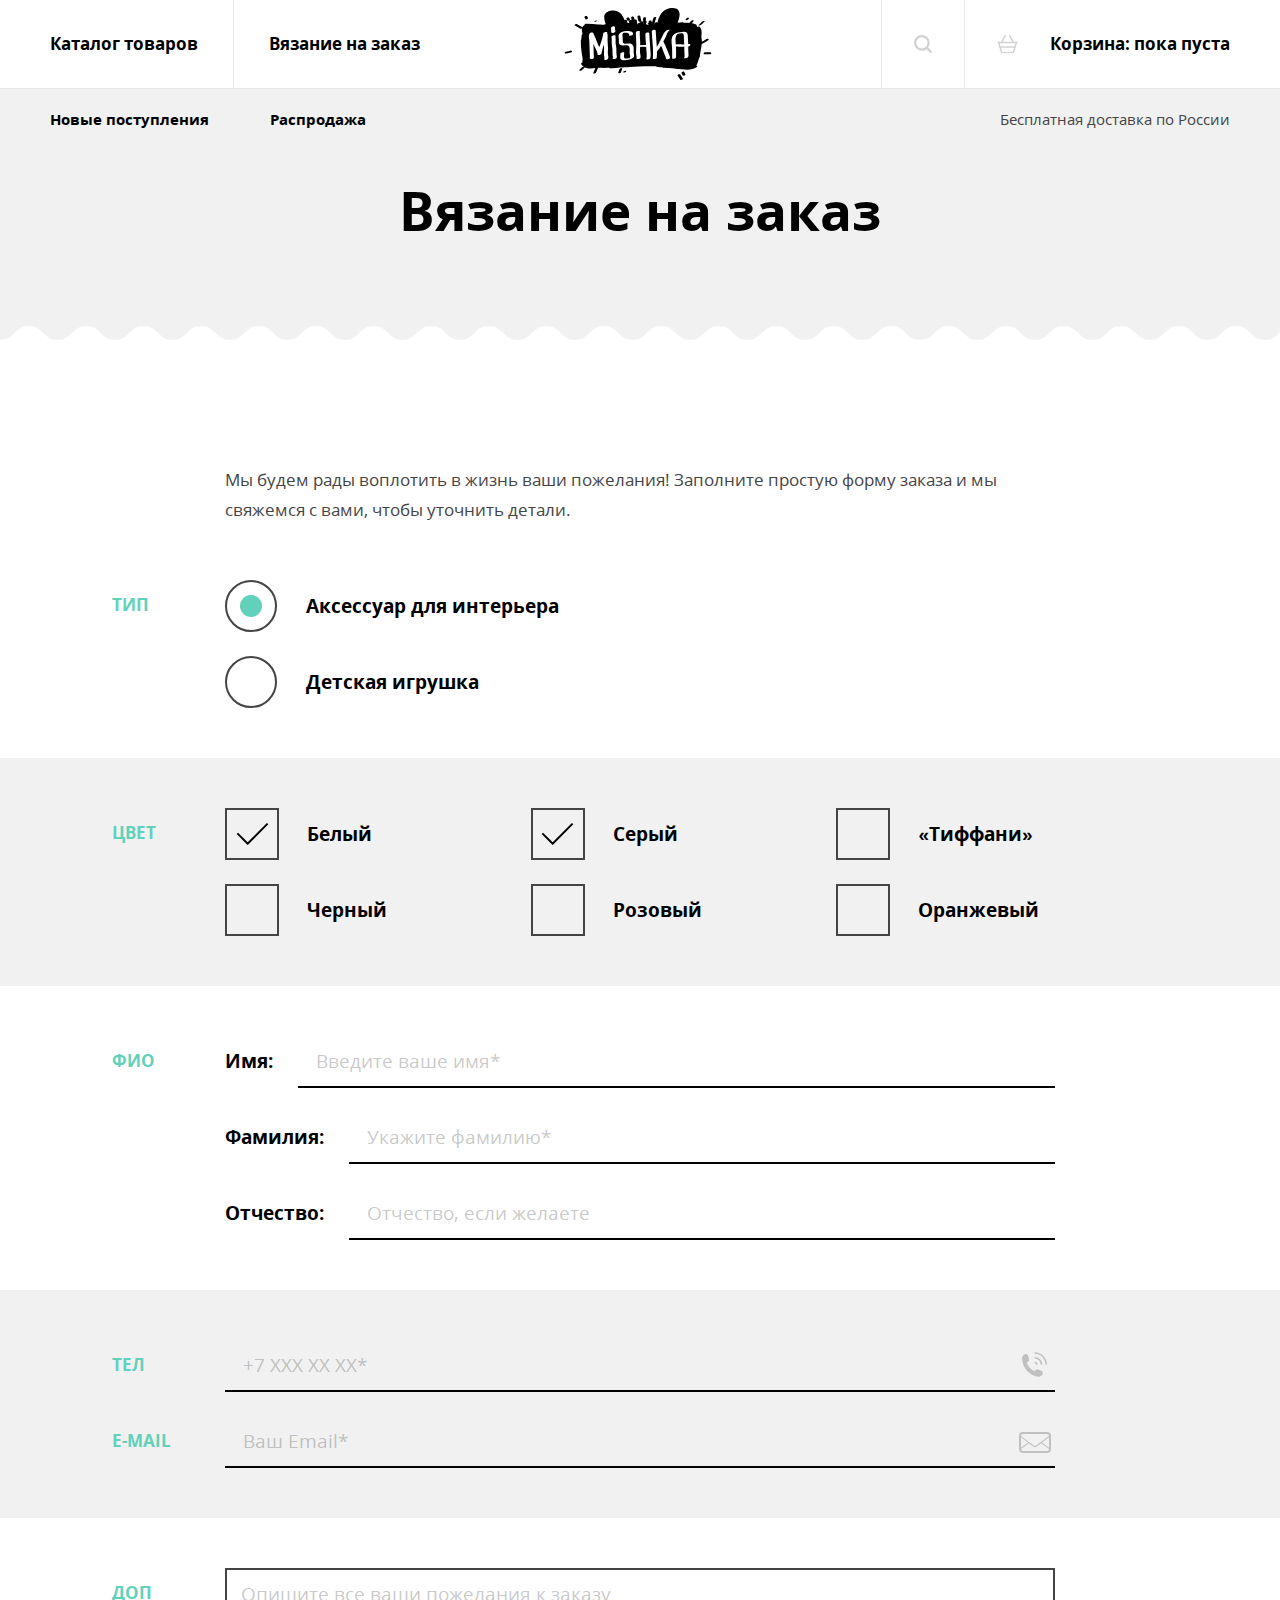
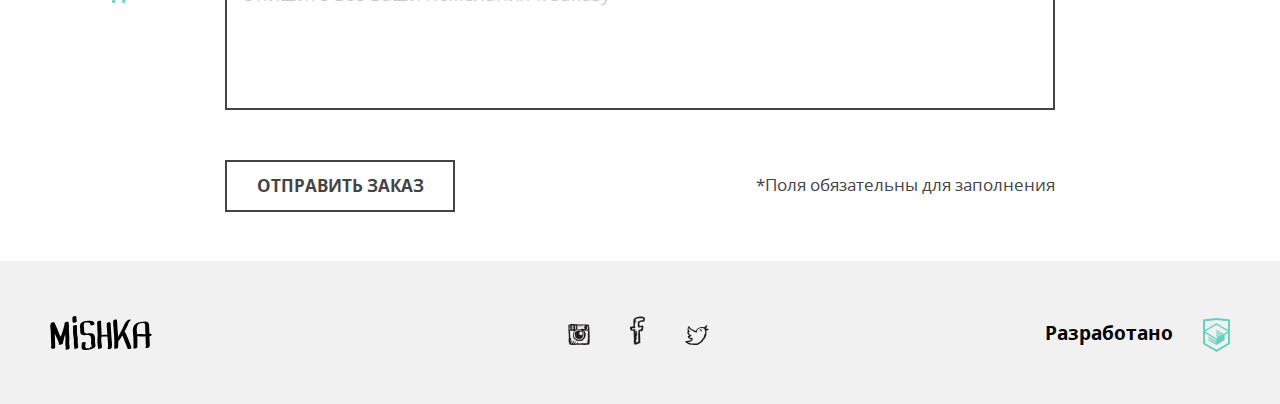
<file: mishka/form.html>
<!DOCTYPE html>
<html lang="ru">
  <head>
    <meta charset="utf-8">
    <meta name="keywords" content="вязание на заказ, аксессуар для интерьер, детская игрушка, заказать">
    <meta name="description" content="Магазин по продаже вязаных вещей ручной работы">
    <meta name="viewport" content="width=device-width,initial-scale=1">
    <title>Мишка - Вязание на заказ</title>
    <link href="css/style.min.css" rel="stylesheet">
    <script src="js/picturefill.min.js"></script>
  </head>
  <body>
    <svg style="display: none" xmlns="http://www.w3.org/2000/svg"><symbol id="icon-cart" viewBox="264.205 370.961 20.294 18.849"><path d="M283.75 378.19h-3.151l-3.407-6.814a.75.75 0 1 0-1.341.671l3.071 6.143h-9.138l3.072-6.143a.75.75 0 0 0-1.341-.671l-3.407 6.814h-3.151a.75.75 0 0 0 0 1.5h.157l.855 2.991a.737.737 0 0 0-.316.595c0 .396.309.71.697.739l1.656 5.795h12.697l1.656-5.795a.745.745 0 0 0 .698-.739.738.738 0 0 0-.316-.596l.854-2.991h.157a.75.75 0 1 0-.002-1.499zm-4.181 10.121h-10.433l-1.224-4.284h12.881l-1.224 4.284zm1.653-5.785h-13.739l-.81-2.836h15.359l-.81 2.836z"/></symbol><symbol id="icon-fb" viewBox="56.519 49.996 14.962 27.718"><path d="M68.181 55.188c1.026.029 1.993 0 2.681-.3.391-.818.556-1.854.619-2.989-.19-.015-.062-.337-.207-.399-.029-.202-.278-.195-.309-.398-.277-.165-.457-.422-.723-.598-.727-.162-1.44-.335-2.164-.499-.849.044-1.895-.103-2.58.1-2.619-.04-3.997 1.12-5.259 2.392-.023.078-.003.197-.105.199-.574 1.587-.125 3.621-.204 5.581.099.436.107.958.204 1.395-.998.296-2.212.387-3.402.499-.317.324-.178 1.089-.206 1.693.085.583.278 1.06.413 1.595.211.193.596.396.825.498.065.029.071.082.103.1.506.268 1.451.008 2.268.1-.136 1.978.256 3.915 0 5.68.007.327.295.382.208.798-.001.963-.067 1.99.208 2.69-.287.455-.497.982-.415 1.794.122.016.114.157.105.299-.075.47.643.175.515.698.162.456-.428.184-.413.498v.896c.53.285 1.462.182 2.268.199.908-.419 2.188-.479 2.785-1.196.459.235.916-.014 1.238-.199-.018-.315.273-.333.205-.698-.004-.328-.173-.496-.103-.896v-2.89c-.206-2.293-.048-4.938-.309-7.176.888-.105 1.917-.075 2.578-.398.357-.451.377-1.23.516-1.895.177-.226.221-.583.206-.996.19-.213.068-.729.104-1.096-.141-.595-.168-1.3-.825-1.39-.884-.235-2.043.595-2.991.299.049-1.134-.293-2.342 0-3.388.746-.181 1.446-.4 2.166-.602zm-3.818 4.783c.117.254.254.486.414.698.079.022.203.003.205.101a10.319 10.319 0 0 0 3.096-.299c0 .998-.271 1.733-.518 2.492-.662.045-1.467.3-1.958.198-.276.165-.372.506-.62.698-.049.441.142.495 0 .797-.201.137-.055.611-.205.796v1.496c.085.281-.146.258-.104.497v3.488c-.085.281.146.258.104.498v2.989c.063.271-.132.791.103.896-.07.364-.412-.021-.824.1-.528.122-.926.369-1.548.4.117-.353.32-.622.311-1.097.049-.381-.365-.312-.516-.49.193-.644.562-1.117.722-1.793.197-.515.714-1.298.31-1.794-.522-.105-.521.293-.826.398-.022.077-.002.196-.103.199-.023.077-.003.196-.103.199.01.12-.151.062 0 0 .022-.078.002-.197.103-.199.023-.077.002-.197.103-.199v-.299c.368-.575.67-1.214.826-1.993.191-.28.283-.656.412-.997.156-.262.34-.869.104-1.195-.517.033-.796.295-.93.697-.32-.189.161-.434.104-.697.138-.231.169-.566.309-.797.202-.413.564-1.304 0-1.596-.438-.023-.612.207-.723.498-.214.191-.43.383-.516.698-.373-.07-.143-.727-.206-1.097-.067-.52.122-.899 0-1.195-.56-.799-2.026-.105-3.197-.299-.108-.307-.222-.984-.104-1.195 1.045-.088 2.479.201 3.197-.199.024-.078.003-.197.104-.199.094-.723-.271-1-.515-1.396.232-.806.04-2.02.104-2.989.233-.141.328-.414.515-.598.112-.955.673-1.476.722-2.49-.273.001-.607-.055-.619.199-.302-.114-.382.479-.515.199-.112-.541.246-.626.309-.997.599-.418 1.212-.82 1.856-1.195 1.741-.244 4.648-.449 6.086.198.051.616-.287.854-.207 1.496h-1.546c-1.092.24-1.987.672-2.991.997-.24.066-.276.331-.516.398-.036.396-.225.646-.311.996-.079 1.431.133 2.589.102 3.978z"/></symbol><symbol id="icon-insta" viewBox="53.115 53.19 21.769 21.334"><path d="M74.881 65.336c-.013-2.395-.344-4.788-.303-7.135a37.854 37.854 0 0 0-.152-2.278c-.105-.3-.111-.699-.152-1.062-.26-.17-.222-.64-.456-.835-.423-.233-1.201-.114-1.744-.22-.657-.026-1.254-.115-1.899-.153-1.936-.101-3.973-.076-5.996-.076-2.001 0-3.954-.145-5.695-.379h-2.202c-.097.004-.105.098-.227.076-.599.034-1.077.188-1.595.303-.21.119-.421.235-.683.304-.136.192-.513.145-.607.379-.186.212.185.451 0 .607v.911c.173.13.027.58.075.835v.987c-.017 1.281.134 2.397.076 3.72.467 2.762.374 6.537.076 9.413.155.579.363 1.105.455 1.746.256.479.335 1.133.683 1.52.502.206 1.233.186 1.898.229.383.098.667.293 1.14.3 2.843-.21 5.496-.154 8.427-.229 2.704.24 5.802.188 8.275-.228.195-.134.128-.529.228-.76-.056-.385.207-.449.228-.759.131-2.395.164-4.789.15-7.216zm-12.982-6.225c.757-.153 1.48-.341 2.429-.304.71.076 1.287.283 1.897.456.116.184-.243.547.153.684v.076c.059.017.149.002.151.076.445.035.794.167 1.063.379.45.055.536.476 1.138.3-.091.213-.084.524-.075.835.324 1.183.475 2.81.303 4.252-.164.163-.215.442-.303.683-.311.322-.481.785-.836 1.062-.095.236-.25.408-.454.533-.116.213-.206.452-.457.53-.298.163-.577.011-.834-.076-.446.162-.904.312-1.215.607-.816-.096-1.648-.175-2.43-.304-.242-.139-.487-.273-.835-.305a1.997 1.997 0 0 0-.836-.455c-.101-.127-.337-.118-.455-.229-.198-.029-.229-.227-.456-.229-.118-.412-.443-.618-.532-1.062-.226-.331-.308-.805-.455-1.215-.043-1.434.091-2.692.379-3.796.346-.591.779-1.094 1.138-1.67.249.021.365-.09.38-.304.306.053.434-.072.684-.075.257.008.269-.309.458-.449zm-1.67-2.733c-.117-.263-.066-.691-.075-1.062-.007-.285.278-.279.304-.532-.003-.074-.093-.059-.152-.076.126-.146.701-.097.834 0 .132.537-.354.455-.531.684.011.167.322.032.456.076.029.854-.059 1.496 0 2.202h-.456c-.007.234.229.226.456.228-.059.286.092.363.075.607-.226.153-.716.042-1.062.075-.103-.594.235-1.375.151-2.202zm-.683-1.594c.088-.013.134.016.151.076.179.253.01.683-.076.911-.173-.179-.026-.682-.075-.987zm.152 1.822c-.132-.069-.168-.237-.152-.456.132.071.167.238.152.456zm0 1.367c-.058.139-.082-.045-.076-.152.058-.139.081.045.076.152zm-.152.228c.175-.024.084.219.228.227-.009.193-.283.179-.38.077.039-.112.113-.193.152-.304zm-2.354-1.216c.006-.108.013-.214-.076-.228-.073-.733.13-1.415 0-1.973.25-.155.769-.042 1.139-.077v1.139c-.088.064-.203.101-.379.077-.054.28.324.131.379.304.008.853-.056 1.777.152 2.429-.565-.059-.906.107-1.442.076.097-.612-.019-1.435.531-1.594-.012-.141-.257-.047-.304-.153zm-.531 0c-.204.021-.217-.534-.077-.607.328.006.249.501.077.607zm-.152.988c.077-.312.034-.304.075-.683.228.013.26.77-.075.683zm.228-2.05c-.263.054-.273-.266-.153-.38.263-.053.272.267.153.38zm0-1.139c.033.159-.052.201-.076.304-.176.023-.084-.219-.229-.229.025-.102.191-.062.305-.075zm-.228 3.721c.148-.031.11.345-.076.227a.363.363 0 0 0 .076-.227zm-.684-3.721c.029.259-.438.32-.379 0h.379zm-.987.076c-.034.219-.326.179-.379.379-.214-.17.084-.468.379-.379zm-.455.759c.226-.205.451-.41.684-.607-.021-.123.071-.131.076-.228h.229c.102.381-.261.296-.305.531.021.122-.072.131-.075.227.02.335.121.588.075.988-.27.008-.276.28-.607.227.022-.428-.135-.674-.077-1.138zm.076 3.265V57.29c.195-.185.396-.364.607-.532.295.489.179 1.392.455 1.897-.275.157-.75.111-1.062.229zM72.68 69.968c-.109.954-.158 1.968-.379 2.809-2.89.123-6.02.005-8.883.153-.199.045-.273-.031-.229-.229-.253 0-.258.247-.531.229.201-.336.438-.898.151-1.291-.797.013-.797.821-1.138 1.291-.686-.053-1.137.127-1.823.075.18-.705.75-1.021.911-1.745-.395-.55-.989.138-1.214.455-.204.48-.557.81-.76 1.29H57.8c.238-.469.489-.926.759-1.366.171-.512.625-.741.683-1.367-.157-.28-.42-.029-.683 0-.123.182-.272.335-.38.531-.232.376-.501.714-.684 1.14-.181.208-.335.003-.53.227-.389.271-.581.736-.988.987-.174-.06.039-.356.153-.38.045-.181-.096-.55.075-.607.063-.366.212-.647.379-.91.119-.742.521-1.199.684-1.898-.559.099-.674.643-.988.987-.212.445-.542.772-.683 1.291-.174-.131-.028-.58-.076-.836.122-.586.298-1.119.38-1.746.133-.22.173-.535.228-.834.168-.209.046-.61-.077-.761-.226.027-.374.133-.455.304-.192-.032-.193.506-.304.304-.045-2.587-.451-4.812-.456-7.438.026-.331-.183-.424-.228-.685 1.629.028 3.121.091 4.783.229-.089.139-.199.257-.304.379-.144.07-.226.173-.378.304-.604 1.653-.975 3.984-.607 6.15.229.58.589 1.029.986 1.441.907.485 1.635 1.149 2.506 1.671 1.701.361 3.84.369 5.541 0 .236-.12.484-.226.685-.38 1.364-1.242 2.753-2.459 2.961-4.859v-1.367c-.197-1.598-.688-2.905-1.747-3.644.331-.22 1.099.043 1.67.076.223.013.447.014.684 0 .408-.024.928-.055 1.443 0 .144.187.113.544.228.76-.062 1.684-.192 3.3-.152 5.087.103.454.127.986.229 1.441-.091.973-.237 1.89-.457 2.732zm.379-11.16c-.639-.12-1.232-.284-1.897-.379.072-.333.799-.01.987-.228.385-.223.295-.92.304-1.51.032-.348.114-.644.076-1.063-.401-.951-1.783-.421-2.886-.455-.225.718-.47 1.8-.304 2.657.169.49 1.024.292 1.519.456-.14.332-.688.057-.987.076-.296-.083-.707-.052-.986-.151-2.285.078-4.284.004-6.529.151.117-1.248.063-2.465-.076-3.645h3.112c-.344.364-.912.507-1.29.835-.44.244-.861.505-1.139.911.249.134.535-.245.759-.379.355-.074.479-.381.835-.455.423-.438 1.096-.625 1.67-.912.378-.022.697.013.987.077 1.283.007 2.456.126 3.796.076.614.145 1.45.069 1.974.304.107.298.231.579.305.911.008.986-.149 1.816-.23 2.723zm-5.845-3.72c.11-.047-.009-.092 0 0zm0 0c-.529.154-1.019.348-1.367.682.484-.198 1.059-.306 1.367-.682zm1.062.607c.111-.047-.007-.091 0 0zm-1.746.911c.727-.158 1.181-.591 1.746-.911-.437.019-.592.32-.987.379-.215.217-.6.26-.759.532zm-.683-.835c-.111.047.007.092 0 0zm-.683.607c.11-.046-.008-.092 0 0zm-.075.076c.063.014.07-.03.075-.076-.064-.014-.072.03-.075.076zm-.077.076c.064.014.072-.03.077-.076-.067-.013-.072.029-.077.076zm-.834.608c.346-.134.613-.348.834-.607a2.018 2.018 0 0 0-.834.607zm2.276.987c.533-.049.749-.416 1.215-.531.284-.298.784-.381.987-.76-.56.023-.766.399-1.216.531-.284.297-.751.413-.986.76zm-2.276-.987c-.317-.074-.016.227 0 0zm-.533.379c.021.021.115-.037.076-.077-.021-.02-.116.038-.076.077zm2.809.608c-.11.047.007.091 0 0zm-1.14 1.821c-.223-.231-.676-.233-.986-.379-.697-.038-1.223.093-1.746.229-.304.151-.607.304-.91.454-.266.166-.444.417-.76.532-.205.225-.352.51-.684.607-.004.223-.173.281-.304.379-.089.115-.094.312-.227.381-.007.12.036.29-.076.303.108 1.512.291 2.948.683 4.177.287.623.975.846 1.442 1.29.589.297 1.328.444 2.126.531.277-.052.553-.105.911-.076a5.088 5.088 0 0 0 2.81-1.441c.1-.281.252-.508.455-.684-.254-.671.293-1.098.455-1.59.002-1.344-.201-2.48-.607-3.415-.256-.579-.92-.751-1.366-1.139-.059-.018-.15-.003-.151-.077-.269-.136-.733-.239-1.065-.082zm-3.415 4.327c-.113-.063-.109-.244-.152-.379.256-.078.118.237.152.379zm.076.305c.041-.117.079-.006.076.075-.04.118-.079.005-.076-.075zm.456-2.051c.015-.086.075-.042.075 0-.014.087-.075.043-.075 0zm1.67-2.125c-.203.258.041.576.077.836-.305-.039-.574-.887-.077-.836zm.379 3.948c-.04-.038.055-.097.076-.076.04.038-.054.097-.076.076zm.759 2.884c.034-.109.066.008.152 0-.018.097-.15.077-.152 0zm2.201-2.581c-.233-.057-.145.208-.379.152.069-.159.118-.338.229-.455.134.019.172.13.15.303zm-1.137-3.796c.211.119.441.217.606.381.085.219.243.363.38.529.058.778.179 1.492.151 2.354-.257.099-.438.271-.683.381-.78-.006-1.358-.212-1.897-.456-.171-.259-.355-.505-.532-.759v-1.062c.17-.185.319-.391.456-.607.228-.127.508-.201.454-.607-.038-.062-.078-.124-.075-.229.158.045.245.159.379.229.323.017.41-.2.761-.154z"/></symbol><symbol id="icon-interior" viewBox="-259.404 -19.675 40.219 62.411"><path d="M-244.227 18.283c-.286.966-.245 2.191.027 3.639.494 2.635 1.687 6.041 2.358 9.67h5.062c.696-3.641 1.949-7.05 2.471-9.683.287-1.445.33-2.66.041-3.617-.275-.899-.89-1.618-2.021-2.303h-5.997c-1.075.679-1.674 1.391-1.941 2.294zM-232.395 38.278h-13.799c-1.293 0-2.299.976-2.299 2.229v2.229h18.397v-2.229c0-1.253-1.006-2.229-2.299-2.229zM-225.262-17.446h-11.732c0-1.244-1.015-2.229-2.3-2.229-1.283 0-2.3.985-2.3 2.229h-11.737l-6.073 25.517c.794-.461 1.589-.992 2.632-.992 1.359 0 2.243.818 2.924 1.375.682.557 1.162.849 1.447.849.292.001.769-.287 1.451-.836.681-.548 1.564-1.358 2.915-1.358 1.349 0 2.237.806 2.919 1.354.684.549 1.161.84 1.451.84.146 0 .338-.073.58-.214.242-.141.53-.353.872-.626.512-.411 1.139-.967 1.99-1.218.284-.085.593-.136.93-.136 1.347 0 2.238.805 2.92 1.354.683.548 1.159.84 1.451.84.287-.002.766-.296 1.445-.85.684-.554 1.571-1.367 2.925-1.367 1.356 0 2.239.817 2.919 1.371.342.276.631.489.872.631.24.143.431.214.575.214.288 0 .762-.293 1.442-.854.68-.559 1.567-1.384 2.929-1.384 1.044 0 1.839.533 2.632.997l-6.079-25.507zM-235.881 33.82h-6.864c-.657 0-1.15.479-1.15 1.115 0 .635.493 1.113 1.15 1.113h6.9c.655 0 1.15-.479 1.15-1.113 0-.636-.495-1.115-1.15-1.115h-.036zM-239.295 9.336c-.146 0-.338.074-.58.213-.157.094-.37.261-.57.41v3.731h2.299V9.959c-.505-.378-.908-.623-1.149-.623z"/></symbol><symbol id="icon-left-arrow" viewBox="0 0 50 26.003"><path d="M50 11.002H7.659l8.174-8.174L13.005 0 0 12.998l.003.003-.003.004 13.005 12.998 2.828-2.828-8.172-8.173H50z"/></symbol><symbol id="icon-mail" viewBox="0 0 32 32"><path d="M28 5H4a4 4 0 0 0-4 4v13a4 4 0 0 0 4 4h24a4 4 0 0 0 4-4V9a4 4 0 0 0-4-4zM2 10.25l6.999 5.25L2 20.75v-10.5zM30 22c0 1.104-.898 2-2 2H4c-1.103 0-2-.896-2-2l7.832-5.875 4.368 3.277a3 3 0 0 0 3.599 0l4.369-3.277L30 22zm0-1.25l-7-5.25 7-5.25v10.5zm-12.801-2.148c-.35.263-.763.4-1.199.4s-.851-.139-1.2-.4L10.665 15.5l-.833-.625L2 9.001V9c0-1.103.897-2 2-2h24c1.102 0 2 .897 2 2l-12.801 9.602z"/></symbol><symbol id="icon-phone" viewBox="0 0 24.829 24.333"><path d="M17.321 24.333h-1.115c-4.904-.58-8.497-2.857-11.11-5.772C2.473 15.637.402 11.875 0 6.817V5.459c.091-.921.544-1.55 1.067-2.086.65-.666 1.63-1.522 2.522-1.553.659-.022 1.78.451 2.232 1.066.388.53.595 1.59.775 2.378.185.797.6 1.95.485 2.717-.176 1.196-1.764 1.703-2.231 2.572 1.551 3.721 4.089 6.456 7.472 8.345.847-.465 1.595-1.864 2.767-1.892.428-.012.972.209 1.406.34.477.143.891.326 1.311.484.705.266 1.957.621 2.378 1.213.433.61.681 1.608.581 2.231-.194 1.234-2.227 2.603-3.444 3.059zM12.529 1.528c5.949 0 10.771 4.822 10.771 10.771h1.529C24.829 5.507 19.323 0 12.529 0v1.528z"/><path d="M12.529 9.327v1.552a1.42 1.42 0 0 1 1.421 1.42h1.553a2.973 2.973 0 0 0-2.974-2.972zM12.529 6.246a6.054 6.054 0 0 1 6.056 6.054h1.588a7.642 7.642 0 0 0-7.644-7.641v1.587z"/></symbol><symbol id="icon-play" viewBox="247.3 382.56 100.678 76.891"><path fill="#63D1BB" d="M344.255 400.708s-.92-7.008-3.785-10.078c-3.632-4.041-7.674-4.066-9.541-4.297-13.326-1.023-33.303-1.023-33.303-1.023h-.051s-19.978 0-33.304 1.023c-1.867.23-5.908.256-9.54 4.297-2.84 3.096-3.786 10.078-3.786 10.078s-.896 8.211-.896 16.422v7.699c0 8.21.947 16.421.947 16.421s.921 7.009 3.785 10.078c3.632 4.041 8.364 3.913 10.487 4.349 7.622.767 32.356 1.022 32.356 1.022s20.003-.025 33.329-1.048c1.867-.23 5.908-.256 9.54-4.298 2.84-3.069 3.786-10.078 3.786-10.078s.946-8.21.946-16.421v-7.699c-.023-8.236-.97-16.447-.97-16.447z"/><path fill="#FFF" d="M297.614 459.449h-.016c-1.015-.011-24.946-.266-32.604-1.037l-.14-.014-.137-.028c-.271-.056-.668-.107-1.126-.167-2.503-.328-7.159-.938-10.839-5.019-3.354-3.616-4.377-10.771-4.483-11.576l-.005-.043c-.039-.342-.965-8.463-.965-16.736v-7.699c0-8.266.875-16.378.912-16.72l.009-.071c.108-.802 1.155-7.928 4.474-11.557 3.996-4.439 8.531-4.899 10.712-5.121.192-.02.37-.037.529-.058l.126-.013c13.277-1.019 33.312-1.031 33.514-1.031h.051c.201 0 20.236.013 33.514 1.031l.126.013c.159.021.337.038.529.058 2.179.221 6.71.682 10.704 5.112 3.354 3.616 4.377 10.771 4.483 11.577l.005.043c.039.342.965 8.459.99 16.753v7.708c0 8.273-.926 16.395-.965 16.736l-.007.053c-.108.805-1.156 7.953-4.478 11.562-3.994 4.435-8.527 4.896-10.707 5.117-.193.02-.371.037-.53.057l-.126.013c-13.276 1.02-33.334 1.057-33.535 1.058l-.015-.001zm-31.944-6.497c7.477.729 31.216.989 31.968.997.657-.001 20.135-.049 33.047-1.036.178-.021.371-.041.58-.062 1.836-.186 4.608-.468 7.186-3.335l.026-.029c1.825-1.974 2.853-6.928 3.075-8.552.059-.514.926-8.358.926-16.08v-7.699c-.023-7.76-.896-15.627-.951-16.109-.32-2.382-1.434-6.789-3.066-8.539l-.035-.038c-2.577-2.868-5.351-3.149-7.186-3.336a34.367 34.367 0 0 1-.58-.062c-13.066-.998-32.834-1.011-33.033-1.011h-.051c-.198 0-19.967.013-33.033 1.011a33.29 33.29 0 0 1-.58.062c-1.835.187-4.607.468-7.186 3.336l-.019.021c-1.828 1.993-2.855 6.924-3.082 8.552-.062.591-.875 8.399-.875 16.089v7.699c0 7.749.871 15.598.926 16.083.32 2.381 1.433 6.789 3.066 8.539l.035.039c2.322 2.584 5.303 2.975 7.479 3.259.481.061.939.121 1.363.201z"/><g><path fill="#FFF" d="M285.733 403.138v35.708l29.747-17.854z"/></g></symbol><symbol id="icon-right-arrow" viewBox="0 0 50 26.003"><path d="M0 11.002h42.341l-8.175-8.174L36.995 0 50 12.998l-.004.003.004.004-13.005 12.998-2.829-2.828 8.173-8.173H0z"/></symbol><symbol id="icon-search" viewBox="-0.8 -0.8 17.6 17.6"><path d="M16.47 14.93l-3.415-3.415A7.67 7.67 0 0 0 14.6 6.899C14.6 2.646 11.153-.8 6.9-.8S-.8 2.646-.8 6.899s3.446 7.7 7.699 7.7c1.734 0 3.326-.58 4.613-1.546l3.417 3.416c.203.202.418.33.771.33a1.1 1.1 0 0 0 1.1-1.1c0-.24-.061-.499-.33-.769zM1.399 6.899a5.5 5.5 0 1 1 11 0c0 3.038-2.462 5.5-5.5 5.5s-5.5-2.461-5.5-5.5z"/></symbol><symbol id="icon-toy" viewBox="226.001 226.19 60 59.62"><path d="M226.001 269.871l27.438 15.934v-23.346l-27.438-15.94v23.352zm51.346-31.244v2.453c0 1.817-3.458 3.29-7.73 3.29-4.266 0-7.727-1.473-7.727-3.29v-4.059h.024c.26 1.714 3.604 3.073 7.702 3.073 4.272 0 7.729-1.474 7.729-3.285 0-1.819-3.457-3.289-7.729-3.289-.339 0-.675.01-1.002.03l-4.975-2.888v3.086c0 1.817-3.454 3.29-7.723 3.29-2.683 0-5.045-.583-6.433-1.467a3.928 3.928 0 0 0-.732-.586c-.363-.381-.565-.797-.565-1.236v-2.986l-4.807 2.792a21.384 21.384 0 0 0-1.054-.033c-4.267 0-7.727 1.469-7.727 3.289 0 1.811 3.46 3.285 7.727 3.285 4.099 0 7.446-1.358 7.705-3.073h.022v4.059c0 1.817-3.455 3.29-7.727 3.29-4.267 0-7.727-1.473-7.727-3.29v-2.42l-5.952 3.452 27.531 15.986 27.351-15.882-6.181-3.591zm-13.644 10.166c0 1.817-3.46 3.287-7.727 3.287-4.269 0-7.729-1.47-7.729-3.287v-4.059h.024c.26 1.715 3.603 3.076 7.705 3.076 4.101 0 7.443-1.361 7.705-3.076h.021v4.059h.001zm-5.145 13.873v23.144L286 269.871v-23.144l-27.442 15.939zm-2.641-29.904c4.269 0 7.723-1.47 7.723-3.286 0-1.814-3.454-3.287-7.723-3.287-4.27 0-7.729 1.472-7.729 3.287-.001 1.816 3.459 3.286 7.729 3.286"/></symbol><symbol id="icon-twitter" viewBox="52.253 53.771 23.494 20.168"><path d="M75.706 57.855c-.227-.366-.909-.277-1.407-.371h-1.112c.142-.353.343-.646.52-.963.056-.438.254-.734.223-1.26.129-.167.176-.417.296-.593.104-.144.242-.477.074-.667-.051-.221-.295-.249-.593-.222a.515.515 0 0 0-.222.148c-.448.433-.778 1.014-1.261 1.408-.009.008-.062 0-.074 0-.087.005-.033.046-.075.074-.146.098-.257.152-.369.223-.284.176-.547.445-.891.519-.529-.211-1.156-.326-1.852-.37-1.157.102-2.303.215-3.038.741-.911.35-1.477 1.042-2.149 1.63-.049.32-.342.398-.37.741-.005.045-.012.088-.073.074.043.241-.051.345-.074.519-.001.133.199.431 0 .52-.822-.12-1.485-.63-2.149-.964-.718-.36-1.468-.604-2.074-1.111-.716-.322-1.26-.816-1.778-1.334-.208-.312-.542-.496-.667-.89-.379-.164-.175-.912-.741-.889-.315-.043-.345.199-.444.37-.07.227-.361.232-.371.519-.004.046-.011.088-.074.075-.17 1.089-.527 1.992-.519 3.26.129.415.35.738.593 1.038-.418.051-.716.222-.89.519-.06 1.073.378 1.647.742 2.297.134.384.352.685.593.963.017.229.206.288.296.445.019.105.123.125.149.223-.04.105.289.18.073.221-.413.131-1.016.07-1.259.371-.109.279-.109.833 0 1.111.034.237.282.262.296.519.499.417 1.082.747 1.631 1.112.574.166 1.211.271 1.852.37-.102.343-.338.551-.593.741-.78.381-1.849.474-2.742.74-.555.038-.956.23-1.556.223-.333.127-.854.075-1.112.223-.122.068-.102.096-.222.221-.134.412.111.74.444.89-.005.253.219.276.371.371.089.183.254.29.445.37.544.468 1.268.759 1.927 1.112.83.183 1.648.376 2.52.519.896.116 1.901.124 2.816.222h.963c.511.132 1.23.054 1.853.074.095-.102.322-.073.519-.074.522-.269 1.196-.385 1.631-.74.574-.241.989-.642 1.557-.89.866-.765 1.937-1.324 2.519-2.37.205-.189.351-.438.445-.74.265-.156.385-.454.593-.667.404-.41.706-.924 1.037-1.4.319-.496.576-1.054.89-1.556-.01-.405.306-.484.296-.89.193-.226.177-.662.371-.88-.033-.255.029-.415.074-.594.047-1.281-.047-2.422-.297-3.407.588-.155 1.181-.302 1.631-.593.52-.206.993-.603.808-1.281zm-3.408 4.076c-.153.859-.615 1.41-1.038 2.001.059.379-.104.538-.073.889a4.303 4.303 0 0 0-.371 1.037c-.203.267-.332.606-.519.89-.366.548-.777 1.051-1.186 1.557-.378.56-.912.965-1.334 1.481-.42.493-.942.885-1.407 1.334-.474.17-.89.396-1.26.667a5.06 5.06 0 0 0-.667.296c-.177.146-.499.145-.668.29-1.086.147-2.3.17-3.555.148-1.031-.105-2.115-.159-3.039-.371-.922-.189-1.511-.712-2.297-1.037.153-.242.634-.154.963-.222.031-.166.394-.003.444-.149.257.06.285-.109.52-.07.563-.201 1.23-.302 1.705-.593.282-.138.406-.434.667-.593.033-.189.104-.341.222-.444.047-.275.201-.441.148-.815.111-.21.299-.343.296-.667-.074-.147-.128-.316-.296-.371-.026-.196-.377-.067-.444-.222-.255.032-.416-.029-.593-.075-.154-.043-.487.092-.519-.073-.842-.023-1.3-.43-1.853-.74.431-.262 1.032-.353 1.333-.742.516-.076 1.058-.129 1.112-.666 0-.717-.771-.661-1.333-.815-.773-.66-1.194-1.672-1.779-2.52.238-.157.564-.226.741-.444.454.058.54-.251.667-.52.019-.488-.333-.605-.593-.815a3.49 3.49 0 0 1-.667-.74c-.003-.818-.021-1.652.074-2.372.063-.014.07.029.074.074.227.441.559.775.815 1.186.532.357.925.853 1.556 1.112.452.413 1.108.621 1.557 1.038.601.263 1.158.57 1.704.889.669.194 1.056.673 2.001.593.198-.098.394-.199.593-.297.258-.456-.059-1.079.147-1.63.255-.659.797-1.031 1.26-1.481.29-.155.555-.335.815-.519.347-.098.675-.216.964-.37a6.223 6.223 0 0 0 1.037-.148h1.26c.244.052.475.119.74.148.209.137.38.313.666.371.789.693 1.271 1.696 1.409 3.039-.122.484.053.873.001 1.481zm.296-5.632c-.129.34-.23.707-.593.815-.017-.105-.122-.125-.147-.222-.012-.209.209-.186.296-.296.162-.085.245-.248.444-.297-.007-.09.108-.046 0 0zm-5.484 3.038c.163.135.284.31.519.371.101.221.314.327.594.37.047-.15.346-.049.37-.222.174-.023.166-.229.296-.297-.018-.55-.129-1.006-.37-1.333-.758-.423-1.676.039-1.409 1.111z"/></symbol><symbol id="logo-footer" viewBox="0 0 101.615 34.056"><path d="M19.135 21.495c-.083-2.683-.51-5.347-.475-8.035.028-2.174.389-4.41-.36-6.495.047-.237.096-.473.14-.711.193-1.045-3.271-.492-3.813.464-.343.28-.519.615-.375.957.037.086.069.174.102.261-.656 3.204-1.57 6.306-2.621 9.412-.402 1.188-.888 2.349-1.298 3.533-.582-1.104-1.169-2.194-1.643-3.377-1.374-3.433-2.612-6.902-4.287-10.206.19-1.528-3.204-1.368-3.873.032-.809 1.694-.705 3.403-.438 5.214.3 2.042.353 4.05.377 6.111.047 3.976.358 7.943.417 11.919-.354.395-.461.881-.091 1.375.162.216.361.382.571.549.904.724 3.5.107 3.496-1.271-.014-4.123-.312-8.238-.42-12.358a98.054 98.054 0 0 1-.024-1.21l.171.434c.64 1.604 1.31 3.163 2.185 4.654.868 1.478 1.303 3.064 1.803 4.677-.189.217-.303.462-.233.708-.039.18.07.292.251.36.639.548 1.841.274 2.509-.007a6.07 6.07 0 0 0 .826-.424c.345-.212.883-.679.729-1.159l-.087-.279c.47-1.27.709-2.589.965-3.93.272-1.428.782-2.78 1.295-4.133.052.619.106 1.238.156 1.855.204 2.554.033 5.072.007 7.626-.008.847.054 1.633.219 2.461.068.343.367 1.808.281 1.887-.611.564-.433 1.257.385 1.437.915.201 2.081-.105 2.77-.742 1.198-1.106.632-2.845.361-4.241-.452-2.342.095-4.964.022-7.348zM27.499 22.17c-.074-1.988-.765-3.862-.774-5.872-.011-2.305.181-4.593-.155-6.886-.106-.725-4.056.1-3.917 1.05.309 2.11.197 4.229.159 6.354-.037 2.044.468 3.898.73 5.904.269 2.054-.084 4.157.149 6.213.109.962.75 2.743.089 3.58-.42.532 1.469.342 1.553.326.769-.142 1.793-.392 2.304-1.038.653-.828.196-2.426.053-3.357-.316-2.059-.114-4.195-.191-6.274zM43.828 18.851c-2.062-2.784-5.889-.78-8.561-1.54-1.377-.392-1.395-2.271-1.392-3.396.004-1.426-.114-2.732-.273-4.146-.119-1.052-.024-2.121.746-2.904.142-.144.859-.336.81-.339a8.132 8.132 0 0 1 1.067-.093c1.549-.066 4.613.232 4.019 2.483-.266 1.01 3.596.431 3.877-.637 1.213-4.598-7.284-3.714-9.686-3.078-2.21.588-4.648 1.846-4.775 4.399-.061 1.219.273 2.379.325 3.587.061 1.39-.198 2.776.289 4.118 1.082 2.982 5.52 1.576 7.778 1.745 3.845.287 2.697 5.469 2.748 7.883.027 1.288 1.181 3.429.211 4.507-.595.662-1.982.699-2.792.768-.813.068-2.201.312-2.742-.461-.993-1.418.091-3.799-.121-5.425-.121-.924-4.066-.095-3.917 1.05.342 2.627-1.399 6.145 2.402 6.596 2.441.289 5.191-.161 7.5-.928 1.196-.396 2.307-.942 3.243-1.793 1.035-.941.694-2.348.417-3.547-.677-2.918.731-6.279-1.173-8.849zM61.155 18.662c-.122-3.777-.69-7.513-.706-11.297-.008-1.971-3.963-1.305-3.957.343.015 3.608.497 7.167.682 10.764l.013.221c-1.949-.018-3.899.177-5.853.246.201-4.633-.611-9.227-.435-13.857.022-.582-3.874-.09-3.917 1.049-.171 4.475.587 8.915.453 13.392-.064 2.136-.245 4.264-.259 6.402-.007 1.095.171 2.183.329 3.263.146.999.484 2.331.182 3.318-.237.772 3.561.29 3.862-.694.544-1.778-.222-4.039-.405-5.839-.175-1.725-.039-3.499.083-5.248 2.03-.13 4.059-.297 6.08-.012.09 1.378.196 2.754.322 4.134a45.83 45.83 0 0 1 .196 3.475c.015 1.019.142 2.496-.221 3.461-.773 2.057 3.15 1.889 3.723.364.703-1.87.502-4.199.383-6.164-.148-2.443-.477-4.874-.555-7.321zM78.087 23.136c-.939-2.758-2.373-5.177-3.616-7.797 1.001-1.949 2.018-3.898 2.932-5.888.831-1.808 1.446-3.819 3.08-5.092.574-.447.55-.896-.255-.951-.875-.061-2.064.192-2.77.742-1.485 1.158-2.427 2.563-3.201 4.268a160.304 160.304 0 0 1-2.914 6.075l-.224.443c-.49.315-.785.762-.639 1.266-.792 1.563-1.6 3.117-2.499 4.61-.299-5.534-.955-11.061-1.15-16.6-.045-1.27-3.971-.479-3.917 1.049.243 6.868 1.219 13.719 1.286 20.587l-.047.051c-.301.308-.19.494.051.602a60.756 60.756 0 0 1-.209 5.254c-.472.745.463 1.139 1.084 1.139h.096c.739 0 2.626-.35 2.718-1.364.191-2.1.251-4.196.232-6.291 1.59-1.715 2.89-3.63 4.055-5.635.759 1.48 1.482 2.972 1.989 4.582.861 2.741 2.299 5.261 3.131 8.014.544 1.806 4.457.738 3.917-1.049-.829-2.753-2.204-5.297-3.13-8.015zM101.59 18.501c-.21-.832-1.372-.849-2.271-.77-.012-.335-.02-.671-.036-1.006-.125-2.661-.165-5.379-.392-8.032-.209-2.458-1.585-3.337-3.972-3.247-2.416.092-5.229.527-7.482 1.403-2.607 1.014-4.058 2.935-4.559 5.681-.549 3.014.24 6.219.373 9.246.154 3.503.066 7.014.062 10.519 0 .573 3.916.031 3.917-1.049.003-2.776.042-5.551 0-8.327a52.196 52.196 0 0 0-.102-2.444c1.369-.593 3.687.012 5.05.141 1.107.104 2.169-.166 3.244-.292.021 2.312.107 4.635.202 6.944.049 1.184.477 3.53-.354 4.511-.437.516 1.48.343 1.555.33.793-.146 1.761-.401 2.303-1.041.949-1.12.456-3.79.401-5.126-.078-1.91-.102-3.824-.141-5.737 1.154-.147 2.417-.854 2.202-1.704zm-14.618-.15c-.103-1.245-.217-2.49-.303-3.743-.16-2.331.117-5.583 2.29-6.999.58-.379 1.675-.315 2.354-.438.97-.176 1.956-.389 2.829.19 1.21.802.912 3.657.911 4.869-.003 2.005.207 4.001.31 6.003-.552.055-1.111.089-1.683.076-2.286-.053-4.544-.413-6.708.042zM24.108 6.7a3.157 3.157 0 0 0 1.477-.524l.256-.216c.52-.335.972-.827.728-1.361-.504-1.105-.423-2.231-.416-3.414.006-.958-.963-1.246-1.781-1.174-.723.063-2.168.581-2.175 1.52-.006.993-.071 2.016.109 2.992-.047.113-.074.239-.104.355-.055.212.016.42.142.59l.002.134.015.335a.901.901 0 0 0 .429.53c.388.233.878.275 1.318.233z"/></symbol><symbol id="logo-htmlacademy" viewBox="0 0 26.943 34.09"><path d="M13.62.017L13.472 0 0 1.412v24.661l13.473 8.017 13.43-7.99.042-.025V1.412L13.62.017zm11.399 12.11L13.495 5.334l-.001-.104-.087.05-.088-.056v.109L1.925 12.118V3.147l11.548-1.212L25.02 3.147v8.98zm-11.614-5.34L24.923 13.5l-4.479 2.64-7.093-4.221-.014 1.415 5.904 3.513-.86.507-5.03-2.992-.014 1.415 3.827 2.275-.782.523-3.031-1.787-.014 1.413 1.853 1.091-1.8 1.081-11.356-6.751 11.371-6.835zm-11.48 8.34l11.411 6.791.016 1.044-7.942-4.728-.015 1.416 7.979 4.795.018 1.076-7.973-4.74-.013 1.414 8.021 4.822.046.025 8.143-4.872-.011-5.177 3.415-2.036v10.021L13.472 31.85 1.925 24.979v-9.852z"/></symbol></svg>
    <header class="page-header">
      <nav class="navigation navigation--closed navigation--nojs">
        <div class="navigation__content">
          <div class="navigation__logo-menu">
            <a class="navigation__logo" href="index.html">
              <picture>
                <source media="(min-width: 1150px)" srcset="img/logo-desktop.svg">
                <source media="(min-width: 768px)" srcset="img/logo-tablet.svg">
                <img src="img/logo-mobile.svg" width="86" height="35" alt="MISHKA">
              </picture>
            </a>
          </div>
          <button class="navigation__toggle" type="button">Открыть меню</button>
          <ul class="navigation__main-menu">
            <li class="navigation__main-menu-item"><a href="catalog.html">Каталог товаров</a></li>
            <li class="navigation__main-menu-item"><a href="form.html">Вязание на заказ</a></li>
            <li class="navigation__main-menu-item navigation__main-menu-item--search">
              <a href="#">Поиск по сайту<svg class="navigation__menu-icon navigation__menu-icon--search" width="18" height="18"><use xmlns:xlink="http://www.w3.org/1999/xlink" xlink:href="#icon-search"></use></svg></a>
            </li>
            <li class="navigation__main-menu-item navigation__main-menu-item--basket">
              <a href="#">Корзина: пока пуста<svg class="navigation__menu-icon navigation__menu-icon--basket" width="21" height="19"><use xmlns:xlink="http://www.w3.org/1999/xlink" xlink:href="#icon-cart"></use></svg></a>
            </li>
          </ul>
          <div class="navigation__bottom">
            <ul class="navigation__menu">
              <li class="navigation__menu-item"><a href="#">Новые поступления</a></li>
              <li class="navigation__menu-item"><a href="#">Распродажа</a></li>
            </ul>
            <span class="navigation__menu-delivery">Бесплатная доставка по России</span>
          </div>
        </div>
      </nav>
    </header>
    <div class="page-main">
      <h1 class="page-main__title">Вязание на заказ</h1>
      <div class="page-main__content">
        <p class="page-main__text-info">Мы будем рады воплотить в жизнь ваши пожелания! Заполните простую форму заказа и мы свяжемся с вами, чтобы уточнить детали.</p>
      </div>
      <form class="page-main__order order" action="#" name="product-order" method="post">
        <div class="order__wrapper">
          <div class="order__content">
            <fieldset class="order__item product-type">
              <legend class="order__title product-type__title fieldset-title">Тип</legend>
              <div class="product-type__item radio">
                <input id="radio-1" class="radio__input" type="radio" name="product-type" value="Аксессуар для интерьера" checked>
                <label for="radio-1" class="radio__label">Аксессуар для интерьера</label>
              </div>
              <div class="product-type__item radio">
                <input id="radio-2" class="radio__input" type="radio" name="product-type" value="Детская игрушка">
                <label for="radio-2" class="radio__label">Детская игрушка</label>
              </div>
            </fieldset>
          </div>
        </div>
        <div class="order__wrapper order__wrapper--color">
          <div class="order__content">
            <fieldset class="order__item product-color">
              <legend class="order__title product-color__title fieldset-title">Цвет</legend>
              <div class="product-color__items">
                <div class="product-color__item checkbox">
                  <input id="checkbox-1" class="checkbox__input" type="checkbox" name="product-color[]" value="Белый" checked>
                  <label for="checkbox-1" class="checkbox__label">Белый</label>
                </div>
                <div class="product-color__item checkbox">
                  <input id="checkbox-2" class="checkbox__input" type="checkbox" name="product-color[]" value="Серый" checked>
                  <label for="checkbox-2" class="checkbox__label">Серый</label>
                </div>
                <div class="product-color__item checkbox">
                  <input id="checkbox-3" class="checkbox__input" type="checkbox" name="product-color[]" value="Тиффани">
                  <label for="checkbox-3" class="checkbox__label">«Тиффани»</label>
                </div>
                <div class="product-color__item checkbox">
                  <input id="checkbox-4" class="checkbox__input" type="checkbox" name="product-color[]" value="Черный">
                  <label for="checkbox-4" class="checkbox__label">Черный</label>
                </div>
                <div class="product-color__item checkbox">
                  <input id="checkbox-5" class="checkbox__input" type="checkbox" name="product-color[]" value="Розовый">
                  <label for="checkbox-5" class="checkbox__label">Розовый</label>
                </div>
                <div class="product-color__item checkbox">
                  <input id="checkbox-6" class="checkbox__input" type="checkbox" name="product-color[]" value="Оранжевый">
                  <label for="checkbox-6" class="checkbox__label">Оранжевый</label>
                </div>
              </div>
            </fieldset>
          </div>
        </div>
        <div class="order__wrapper">
          <div class="order__content">
            <fieldset class="order__item user-data">
              <legend class="order__title user-data__title fieldset-title">ФИО</legend>
              <div class="user-data__content">
                <label for="user-name" class="user-data__label label-field">Имя:</label>
                <input id="user-name" class="user-data__input input-field" type="text" name="user-name" placeholder="Введите ваше имя*" required>
              </div>
              <div class="user-data__content">
                <label for="user-surname" class="user-data__label label-field">Фамилия:</label>
                <input id="user-surname" class="user-data__input input-field" type="text" name="user-surname" placeholder="Укажите фамилию*" required>
              </div>
              <div class="user-data__content">
                <label for="user-patronymic-name" class="user-data__label label-field">Отчество:</label>
                <input id="user-patronymic-name" class="user-data__input input-field" type="text" name="user-patronymic-name" placeholder="Отчество, если желаете">
              </div>
            </fieldset>
          </div>
        </div>
        <div class="order__wrapper order__wrapper--color">
          <div class="order__content">
            <fieldset class="order__item order__item--phone user-phone">
              <legend class="order__title order__title--phone order__title--hidden user-phone__title">Тел</legend>
              <div class="user-phone__content">
                <label for="user-phone" class="user-phone__label fieldset-title fieldset-title--phone">Тел</label>
                <input id="user-phone" class="user-phone__input input-field input-field--phone" type="tel" name="user-phone" placeholder="+7 XXX XX XX*" pattern="^[0-9]+$" required style="display: block">
                <svg class="user-phone__icon" width="25" height="25"><use xmlns:xlink="http://www.w3.org/1999/xlink" xlink:href="#icon-phone"></use></svg>
              </div>
            </fieldset>
          </div>
        </div>
        <div class="order__wrapper order__wrapper--color">
          <div class="order__content">
            <fieldset class="order__item order__item--mail user-email">
              <legend class="order__title order__title--mail order__title--hidden user-email__title">E-mail</legend>
              <div class="user-email__content">
                <label for="user-email" class="user-email__label fieldset-title fieldset-title--mail">E-mail</label>
                <input id="user-email" class="user-email__input input-field input-field--mail" type="email" name="user-email" placeholder="Ваш Email*" required>
                <svg class="user-email__icon" width="32" height="32"><use xmlns:xlink="http://www.w3.org/1999/xlink" xlink:href="#icon-mail"></use></svg>
              </div>
            </fieldset>
          </div>
        </div>
        <div class="order__wrapper">
          <div class="order__content">
            <fieldset class="order__item user-note">
              <label for="user-text" class="order__title fieldset-title user-note__title">Доп</label>
              <textarea id="user-text" class="user-note__textarea textarea-field" name="user-text" placeholder="Опишите все ваши пожелания к заказу"></textarea>
            </fieldset>
          </div>
        </div>
        <div class="order__footer">
          <p class="order__note">*Поля обязательны для заполнения</p>
          <button class="order__button btn" type="submit">Отправить заказ</button>
        </div>
      </form>
    </div>
    <footer class="page-footer">
      <div class="page-footer__content">
        <a class="page-footer__logo" href="index.html">
          <svg width="102" height="34"><use xmlns:xlink="http://www.w3.org/1999/xlink" xlink:href="#logo-footer"></use></svg>
        </a>
        <div class="page-footer__social">
          <span class="visually-hidden">Подписывайтесь на нас в соцсетях:</span>
          <a class="social-link social-link--instagram" href="http://instagram.com/">
            instagram<svg class="social-link__icon" width="22" height="21"><use xmlns:xlink="http://www.w3.org/1999/xlink" xlink:href="#icon-insta"></use></svg>
          </a>
          <a class="social-link social-link--facebook" href="http://facebook.com/">
            facebook<svg class="social-link__icon" width="15" height="29"><use xmlns:xlink="http://www.w3.org/1999/xlink" xlink:href="#icon-fb"></use></svg>
          </a>
          <a class="social-link social-link--twitter" href="http://twitter.com/">
            twitter<svg class="social-link__icon" width="24" height="20"><use xmlns:xlink="http://www.w3.org/1999/xlink" xlink:href="#icon-twitter"></use></svg>
          </a>
        </div>
        <a class="page-footer__copyright" href="https://htmlacademy.ru">Разработано<svg width="27" height="34"><use xmlns:xlink="http://www.w3.org/1999/xlink" xlink:href="#logo-htmlacademy"></use></svg></a>
      </div>
    </footer>
    <script src="js/script.js"></script>
  </body>
</html>
</file>
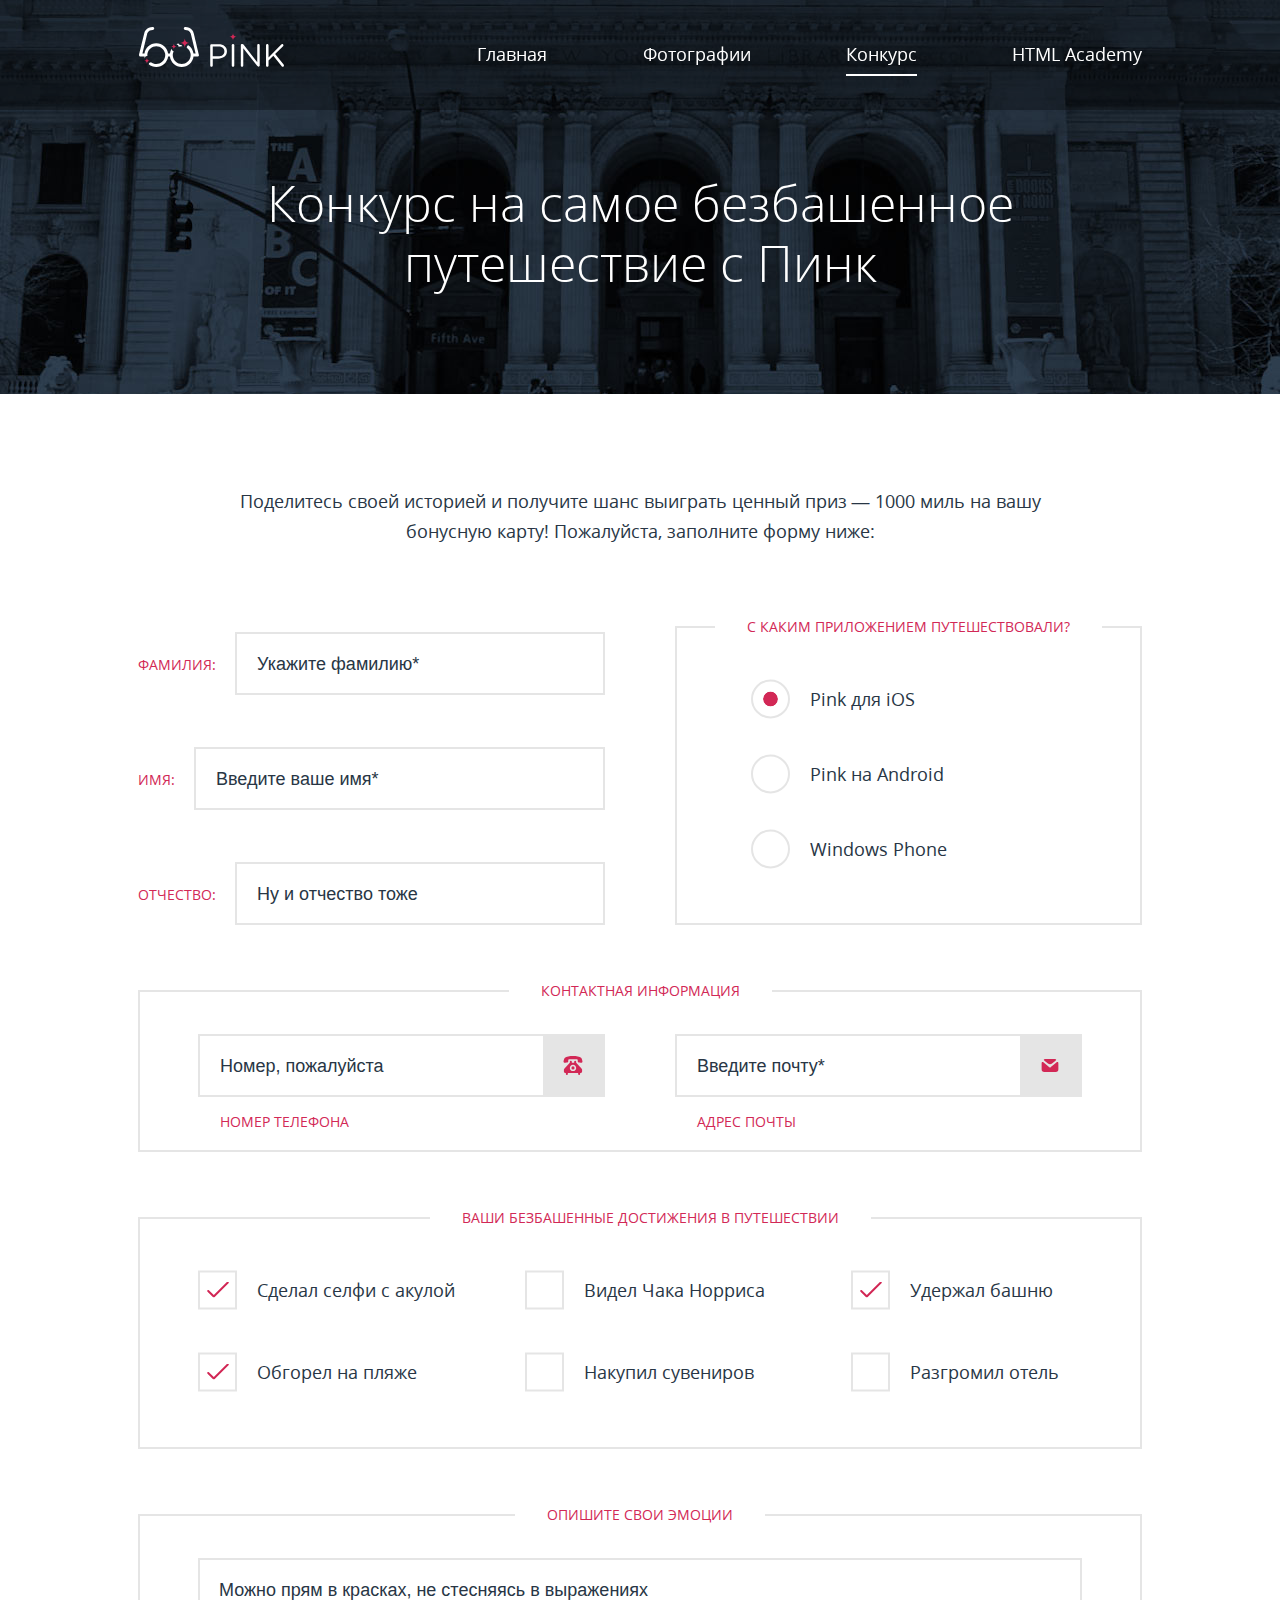
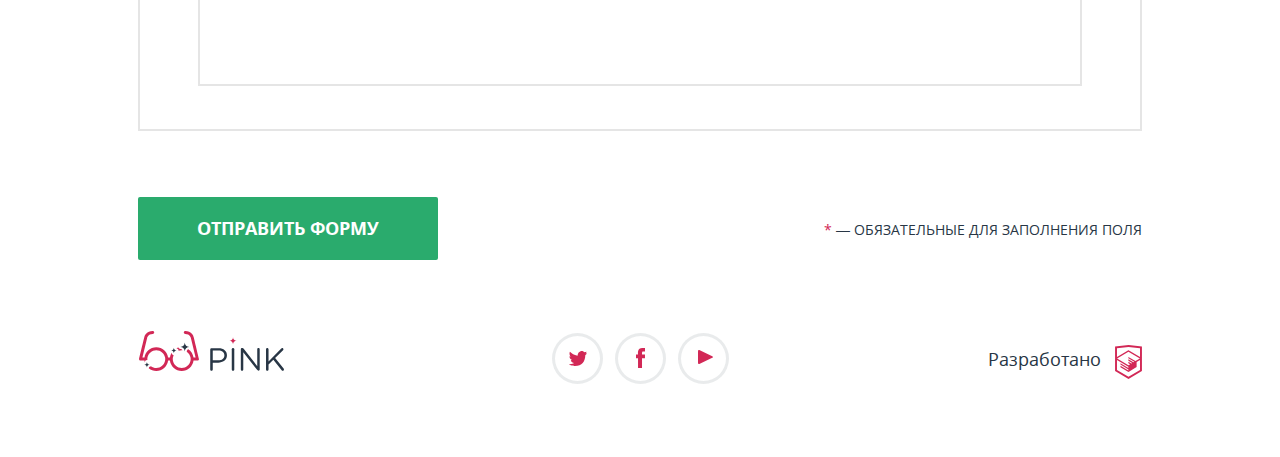
<file: pink/form.html>
<!DOCTYPE html>
<html lang="ru">
  <head>
    <meta charset="utf-8">
    <meta name="keywords" content="Pink, фотографии">
    <meta name="description" content="Взгляни на фотографии по-новому">
    <meta name="viewport" content="width=device-width,initial-scale=1">
    <title>Конкурс на путешествие с Пинк</title>
    <link href="css/style.min.css" rel="stylesheet">
    <link rel="icon" type="image/png" href="favicon-96x96.png" sizes="96x96">
    <link rel="icon" type="image/png" href="favicon-32x32.png" sizes="32x32">
    <link rel="icon" type="image/png" href="favicon-16x16.png" sizes="16x16">
  </head>
  <body>
    <div class="svg-sprite" style="height: 0; width: 0; position: absolute; visibility: hidden">
      <!-- inject:svg --><svg xmlns="http://www.w3.org/2000/svg"><symbol id="icon-editor-contrast" viewBox="-35.422 -7.96 31.92 31.92"><path fill="#231F20" d="M-19.462-3.96c6.595 0 11.96 5.365 11.96 11.96s-5.365 11.96-11.96 11.96-11.96-5.365-11.96-11.96 5.365-11.96 11.96-11.96m0-4c-8.814 0-15.96 7.145-15.96 15.96 0 8.813 7.146 15.96 15.96 15.96S-3.502 16.813-3.502 8c0-8.815-7.146-15.96-15.96-15.96z"/><path d="M-19.462 16.331a8.519 8.519 0 0 0 8.52-8.52 8.518 8.518 0 0 0-8.52-8.519"/></symbol><symbol id="icon-editor-crop" viewBox="0 0 48 48"><path d="M34 30h4V14c0-2.21-1.79-4-4-4H18v4h16v16zm-20 4V2h-4v8H2v4h8v20c0 2.21 1.79 4 4 4h20v8h4v-8h8v-4H14z"/></symbol><symbol id="icon-editor-fill" viewBox="0 0 48 48"><path d="M33.12 17.88L15.24 0l-2.83 2.83 4.76 4.76L6.88 17.88a3 3 0 0 0 0 4.24l11 11c.58.59 1.35.88 2.12.88s1.54-.29 2.12-.88l11-11a3 3 0 0 0 0-4.24zM10.41 20L20 10.42 29.59 20H10.41zM38 23s-4 4.33-4 7c0 2.21 1.79 4 4 4s4-1.79 4-4c0-2.67-4-7-4-7zM0 40h48v3H0z"/></symbol><symbol id="icon-mail" viewBox="0 0 17.988 13.966"><path fill="#fff" d="M14.914 1.814C16.111.816 15.816 0 14.257 0H3.731c-1.56 0-1.854.816-.657 1.814l3.742 3.118c1.197.998 3.158.998 4.355 0l3.743-3.118z"/><path fill="#fff" d="M11.913 7.044A209.809 209.809 0 0 1 9.695 8.88l-.02.013a1.048 1.048 0 0 1-.235.136c-.033.015-.066.034-.1.048a1.18 1.18 0 0 1-.335.059l-.01.001h-.002l-.01-.001a1.216 1.216 0 0 1-.335-.059c-.034-.014-.068-.033-.1-.048a1.07 1.07 0 0 1-.235-.136l-.02-.013c-.022-.012-1.02-.838-2.218-1.836L2.178 3.796C.979 2.798 0 3.257 0 4.816v6.315a2.842 2.842 0 0 0 2.835 2.835h12.318a2.842 2.842 0 0 0 2.835-2.835V4.816c0-1.559-.979-2.018-2.178-1.02l-3.897 3.248z"/></symbol><symbol id="icon-phone" viewBox="0 0 19.697 19.696"><path fill="#fff" d="M9.848 0C6.34 0 2.823.628 1.546 1.878.488 2.918.134 4.752.016 5.913c0 0-.016.115-.016.165 0 .454.369.82.819.82.054 0 2.028-.161 3.218-.259a.503.503 0 0 0 .086-.017.821.821 0 0 0 .801-.819l.003-1.617c0-.5.407-.902.907-.902h8.027c.499 0 .907.402.907.902l.003 1.617a.82.82 0 0 0 .802.82.474.474 0 0 0 .085.017c1.19.098 3.164.259 3.217.259a.822.822 0 0 0 .822-.82c0-.05-.018-.165-.018-.165-.118-1.161-.472-2.995-1.53-4.035C16.873.628 13.356 0 9.848 0zm0 10.67a1.64 1.64 0 1 0 0 3.281 1.64 1.64 0 1 0 0-3.281zM8.616 6.975V5.951a1.024 1.024 0 1 0-2.049 0v1.024L1.03 12.888a2.054 2.054 0 0 0-.619 1.47v1.646c0 .907.734 1.643 1.641 1.643h.411v1.023a1.026 1.026 0 1 0 2.05 0v-1.023h10.669v1.023a1.025 1.025 0 1 0 2.051 0v-1.023h.411c.905 0 1.64-.735 1.64-1.643v-1.646c0-.576-.236-1.094-.618-1.47L13.13 6.975V5.951a1.025 1.025 0 1 0-2.051 0v1.024H8.616zm1.232 2.053c1.814 0 3.282 1.468 3.282 3.282s-1.468 3.282-3.282 3.282c-1.813 0-3.281-1.468-3.281-3.282s1.467-3.282 3.281-3.282z"/></symbol><symbol id="logo-htmlacademy" viewBox="0 0 26.943 34.09"><path d="M13.62.017L13.472 0 0 1.412v24.661l13.472 8.017 13.43-7.99.042-.026V1.412L13.62.017zm11.399 12.11L13.495 5.334l-.001-.104-.087.05-.088-.056v.109L1.925 12.118V3.147l11.547-1.212 11.547 1.212v8.98zm-11.614-5.34L24.923 13.5l-4.479 2.64-7.093-4.221-.013 1.415 5.904 3.513-.86.507-5.031-2.992-.013 1.415 3.827 2.275-.782.523-3.032-1.787-.013 1.413 1.852 1.091-1.8 1.081-11.356-6.751 11.371-6.835zm-11.48 8.34l11.411 6.791.015 1.044-7.941-4.728-.015 1.416 7.979 4.796.017 1.076-7.972-4.741-.013 1.415 8.021 4.821.045.026 8.143-4.872v-1.268l-.011-.148v-3.761l3.415-2.036v10.02L13.472 31.85 1.925 24.979v-9.852z"/></symbol></svg><!-- endinject -->
    </div>
    <header class="page-header">
      <div class="page-header__content">
        <a href="index.html" class="page-header__logo">
          <svg class="page-header__logo-mobile" xmlns="http://www.w3.org/2000/svg" xmlns:xlink="http://www.w3.org/1999/xlink" x="0px" y="0px" width="74.426px" height="22.859px" viewBox="0 0 74.426 22.859" enable-background="new 0 0 74.426 22.859" xml:space="preserve">
            <g>
              <path fill="#FFFFFF" d="M0,1.449c0-0.708,0.58-1.288,1.256-1.288h7.18c5.087,0,8.436,2.704,8.436,7.147v0.064 c0,4.861-4.057,7.373-8.854,7.373H2.544v6.825c0,0.708-0.58,1.288-1.288,1.288C0.58,22.859,0,22.279,0,21.571V1.449z M8.114,12.428 c3.734,0,6.182-1.996,6.182-4.958V7.405c0-3.22-2.415-4.894-6.054-4.894H2.544v9.917H8.114z"/>
              <path fill="#FFFFFF" d="M21.729,1.288C21.729,0.58,22.308,0,22.983,0c0.709,0,1.288,0.58,1.288,1.288v20.283 c0,0.708-0.579,1.288-1.288,1.288c-0.676,0-1.255-0.58-1.255-1.288V1.288z"/>
              <path fill="#FFFFFF" d="M30.87,1.32c0-0.676,0.579-1.256,1.256-1.256h0.354c0.58,0,0.934,0.29,1.288,0.74l13.684,17.45V1.256 C47.451,0.58,47.998,0,48.707,0c0.676,0,1.223,0.58,1.223,1.256v20.348c0,0.676-0.482,1.191-1.158,1.191h-0.129 c-0.548,0-0.934-0.322-1.32-0.772L33.349,4.153v17.45c0,0.676-0.547,1.256-1.255,1.256c-0.677,0-1.224-0.58-1.224-1.256V1.32z"/>
              <path fill="#FFFFFF" d="M56.3,1.288C56.3,0.58,56.879,0,57.556,0c0.708,0,1.287,0.58,1.287,1.288v12.331L71.689,0.451 C71.979,0.193,72.269,0,72.688,0c0.676,0,1.224,0.612,1.224,1.256c0,0.354-0.161,0.644-0.419,0.901l-7.984,7.92l8.564,10.561 c0.225,0.29,0.354,0.547,0.354,0.934c0,0.676-0.579,1.288-1.287,1.288c-0.483,0-0.806-0.258-1.03-0.58l-8.403-10.463l-4.862,4.861 v4.894c0,0.708-0.579,1.288-1.287,1.288c-0.677,0-1.256-0.58-1.256-1.288V1.288z"/>
            </g>
          </svg>
          <svg class="page-header__logo-tablet" xmlns="http://www.w3.org/2000/svg" xmlns:xlink="http://www.w3.org/1999/xlink" x="0px" y="0px" width="146.3px" height="40.375px" viewBox="0 0 146.3 40.375" enable-background="new 0 0 146.3 40.375" xml:space="preserve">
            <g>
              <path fill="#FFFFFF" d="M71.874,18.661c0-0.708,0.58-1.288,1.256-1.288h7.18c5.087,0,8.436,2.704,8.436,7.146v0.064 c0,4.861-4.057,7.373-8.854,7.373h-5.475v6.825c0,0.708-0.58,1.288-1.288,1.288c-0.676,0-1.256-0.58-1.256-1.288V18.661z M79.988,29.641c3.734,0,6.182-1.996,6.182-4.959v-0.063c0-3.22-2.414-4.894-6.053-4.894h-5.699v9.917H79.988L79.988,29.641z"/>
              <path fill="#FFFFFF" d="M93.603,18.5c0-0.708,0.579-1.288,1.255-1.288c0.709,0,1.288,0.58,1.288,1.288v20.283 c0,0.708-0.579,1.287-1.288,1.287c-0.676,0-1.255-0.579-1.255-1.287V18.5z"/>
              <path fill="#FFFFFF" d="M102.744,18.532c0-0.676,0.58-1.256,1.256-1.256h0.354c0.58,0,0.935,0.29,1.288,0.74l13.684,17.45V18.468 c0-0.676,0.547-1.256,1.256-1.256c0.676,0,1.224,0.58,1.224,1.256v20.349c0,0.676-0.481,1.19-1.158,1.19h-0.129c-0.548,0-0.935-0.321-1.319-0.772l-13.975-17.868v17.45c0,0.676-0.547,1.256-1.256,1.256c-0.676,0-1.223-0.58-1.223-1.256V18.532 H102.744z"/>
              <path fill="#FFFFFF" d="M128.173,18.5c0-0.708,0.58-1.288,1.257-1.288c0.708,0,1.286,0.58,1.286,1.288v12.331l12.848-13.168 c0.29-0.257,0.579-0.451,0.998-0.451c0.676,0,1.225,0.612,1.225,1.256c0,0.354-0.162,0.644-0.42,0.901l-7.984,7.92l8.564,10.561 c0.225,0.291,0.354,0.547,0.354,0.935c0,0.676-0.578,1.288-1.286,1.288c-0.483,0-0.806-0.258-1.03-0.58l-8.402-10.463l-4.863,4.861 v4.894c0,0.708-0.578,1.288-1.286,1.288c-0.677,0-1.257-0.58-1.257-1.288V18.5H128.173z"/>
            </g>
            <path fill="#FFFFFF" d="M60.498,28.266"/>
            <path fill="#FFFFFF" d="M60.462,28.016c-0.002-0.009-5.175-21.365-5.175-21.365C54.926,4.303,52.694,0,46.688,0 c-0.829,0-1.5,0.671-1.5,1.5s0.671,1.5,1.5,1.5c4.856,0,5.575,3.729,5.639,4.143l4.767,19.701h-2.073 c-0.742-5.927-5.802-10.531-11.927-10.531s-11.186,4.604-11.927,10.531h-1.82c-0.741-5.927-5.802-10.531-11.927-10.531 S6.235,20.917,5.493,26.844H3.42L8.187,7.143C8.25,6.729,8.97,3,13.826,3c0.829,0,1.5-0.671,1.5-1.5S14.655,0,13.826,0 C7.82,0,5.588,4.303,5.227,6.651c0,0-5.173,21.356-5.175,21.365c-0.266,1.109,0.531,1.826,1.426,1.826 c0.012,0,0.023,0.004,0.036,0.004h3.982c0.741,5.926,5.802,10.53,11.927,10.53s11.185-4.604,11.927-10.53h1.814 c0.742,5.926,5.802,10.53,11.927,10.53s11.186-4.604,11.927-10.53H59c0.012,0,0.023-0.004,0.036-0.004 C59.931,29.842,60.728,29.125,60.462,28.016z M26.315,29.844c-0.715,4.272-4.421,7.531-8.896,7.531c-4.475,0-8.18-3.259-8.896-7.531 c-0.082-0.488-0.135-0.988-0.135-1.5s0.053-1.011,0.135-1.5c0.715-4.271,4.421-7.531,8.896-7.531c4.475,0,8.18,3.26,8.896,7.531 c0.082,0.489,0.135,0.988,0.135,1.5S26.397,29.355,26.315,29.844z M51.99,29.844c-0.716,4.272-4.421,7.531-8.896,7.531 c-4.475,0-8.181-3.259-8.896-7.531c-0.082-0.488-0.135-0.988-0.135-1.5s0.053-1.011,0.135-1.5c0.716-4.271,4.421-7.531,8.896-7.531 c4.475,0,8.181,3.26,8.896,7.531c0.082,0.489,0.135,0.988,0.135,1.5S52.072,29.355,51.99,29.844z"/>
          </svg>
          <svg class="page-header__logo-desktop" xmlns="http://www.w3.org/2000/svg" xmlns:xlink="http://www.w3.org/1999/xlink" x="0px" y="0px" width="146.3px" height="40.375px" viewBox="0 0 146.3 40.375" enable-background="new 0 0 146.3 40.375" xml:space="preserve">
            <g class="page-header__logo-main">
              <path fill="#FFFFFF" d="M71.874,18.661c0-0.708,0.58-1.288,1.256-1.288h7.18c5.087,0,8.436,2.704,8.436,7.146v0.064 c0,4.861-4.057,7.373-8.854,7.373h-5.475v6.825c0,0.708-0.58,1.288-1.288,1.288c-0.676,0-1.256-0.58-1.256-1.288V18.661z M79.988,29.641c3.734,0,6.182-1.996,6.182-4.959v-0.063c0-3.22-2.414-4.894-6.053-4.894h-5.699v9.917H79.988L79.988,29.641z"/>
              <path fill="#FFFFFF" d="M93.603,18.5c0-0.708,0.579-1.288,1.255-1.288c0.709,0,1.288,0.58,1.288,1.288v20.283 c0,0.708-0.579,1.287-1.288,1.287c-0.676,0-1.255-0.579-1.255-1.287V18.5z"/>
              <path fill="#FFFFFF" d="M102.744,18.532c0-0.676,0.58-1.256,1.256-1.256h0.354c0.58,0,0.935,0.29,1.288,0.74l13.684,17.45V18.468 c0-0.676,0.547-1.256,1.256-1.256c0.676,0,1.224,0.58,1.224,1.256v20.349c0,0.676-0.481,1.19-1.158,1.19h-0.129c-0.548,0-0.935-0.321-1.319-0.772l-13.975-17.868v17.45c0,0.676-0.547,1.256-1.256,1.256c-0.676,0-1.223-0.58-1.223-1.256V18.532 H102.744z"/>
              <path fill="#FFFFFF" d="M128.173,18.5c0-0.708,0.58-1.288,1.257-1.288c0.708,0,1.286,0.58,1.286,1.288v12.331l12.848-13.168 c0.29-0.257,0.579-0.451,0.998-0.451c0.676,0,1.225,0.612,1.225,1.256c0,0.354-0.162,0.644-0.42,0.901l-7.984,7.92l8.564,10.561 c0.225,0.291,0.354,0.547,0.354,0.935c0,0.676-0.578,1.288-1.286,1.288c-0.483,0-0.806-0.258-1.03-0.58l-8.402-10.463l-4.863,4.861 v4.894c0,0.708-0.578,1.288-1.286,1.288c-0.677,0-1.257-0.58-1.257-1.288V18.5H128.173z"/>
            </g>
            <g class="page-header__logo-star">
              <path fill="#D22856" d="M98.498,9.875c-2.002,0-3.623-1.623-3.623-3.624c0,2.001-1.623,3.624-3.625,3.624 c2.002,0,3.625,1.623,3.625,3.624C94.875,11.498,96.496,9.875,98.498,9.875z"/>
            </g>
            <g class="page-header__logo-main">
              <path fill="#FFFFFF" d="M43.094,19.313c0.246,0,0.489,0.014,0.73,0.033c-0.437-0.728-1.227-1.221-2.136-1.221 c-0.877,0-1.614-0.568-1.884-1.354c-0.727,0.208-1.425,0.482-2.089,0.816c0.062,0.017,0.122,0.038,0.188,0.038c1.104,0,2,0.896,2,2 c0,0.096-0.015,0.188-0.028,0.281C40.875,19.524,41.959,19.313,43.094,19.313z"/>
              <path fill="#FFFFFF" d="M60.462,28.016c-0.002-0.009-5.175-21.365-5.175-21.365C54.926,4.303,52.694,0,46.688,0 c-0.829,0-1.5,0.671-1.5,1.5s0.671,1.5,1.5,1.5c4.856,0,5.575,3.729,5.639,4.143l4.767,19.701h-2.073 c-0.445-3.557-2.453-6.628-5.305-8.522c-0.897,0.379-1.529,1.269-1.529,2.303c0,0.088-0.015,0.171-0.026,0.256 c1.991,1.358,3.415,3.489,3.829,5.964c0.082,0.489,0.135,0.988,0.135,1.5s-0.053,1.012-0.135,1.5 c-0.716,4.272-4.421,7.531-8.896,7.531c-4.475,0-8.181-3.259-8.896-7.531c-0.082-0.488-0.135-0.988-0.135-1.5 s0.053-1.011,0.135-1.5c0.147-0.878,0.427-1.711,0.808-2.483c-1.034-0.078-1.852-0.932-1.852-1.985 c0-0.189-0.077-0.357-0.192-0.489c-0.938,1.469-1.569,3.15-1.795,4.958h-1.82c-0.741-5.927-5.802-10.531-11.927-10.531 S6.235,20.917,5.493,26.844H3.42L8.187,7.143C8.25,6.729,8.97,3,13.826,3c0.829,0,1.5-0.671,1.5-1.5S14.655,0,13.826,0 C7.82,0,5.588,4.303,5.227,6.651c0,0-5.173,21.356-5.175,21.365c-0.266,1.109,0.531,1.826,1.426,1.826 c0.012,0,0.023,0.004,0.036,0.004h3.982c0.079,0.628,0.215,1.237,0.387,1.831c0.059-0.106,0.102-0.224,0.102-0.354 c0-1.104,0.896-2,2-2c0.166,0,0.324,0.025,0.478,0.063c-0.043-0.343-0.074-0.688-0.074-1.042c0-0.512,0.053-1.011,0.135-1.5 c0.715-4.271,4.421-7.531,8.896-7.531s8.18,3.26,8.896,7.531c0.082,0.489,0.135,0.988,0.135,1.5s-0.053,1.012-0.135,1.5 c-0.715,4.272-4.421,7.531-8.896,7.531c-2.022,0-3.883-0.67-5.386-1.794c-0.35,0.302-0.8,0.491-1.299,0.491 c-0.413,0-0.749,0.336-0.749,0.748c0,0.29-0.065,0.564-0.176,0.812c2.075,1.708,4.722,2.743,7.614,2.743 c6.125,0,11.185-4.604,11.927-10.53h1.814c0.742,5.926,5.802,10.53,11.927,10.53s11.186-4.604,11.927-10.53H59 c0.012,0,0.023-0.004,0.036-0.004C59.931,29.842,60.728,29.125,60.462,28.016z"/>
            </g>
            <g class="page-header__logo-star">
              <g>
                <path fill="#D22856" d="M50.686,16.125c-2.485,0-4.499-2.014-4.499-4.499c0,2.485-2.014,4.499-4.499,4.499 c2.485,0,4.499,2.014,4.499,4.499C46.187,18.139,48.2,16.125,50.686,16.125z"/>
              </g>
            </g>
            <g class="page-header__logo-star">
              <g>
                <path fill="#D22856" d="M37.904,19.626c-1.519,0-2.749-1.23-2.749-2.749c0,1.519-1.23,2.749-2.749,2.749 c1.519,0,2.749,1.229,2.749,2.749C35.155,20.855,36.386,19.626,37.904,19.626z"/>
              </g>
            </g>
            <g class="page-header__logo-star">
              <g>
                <path fill="#D22856" d="M10.734,34.072c-1.519,0-2.749-1.23-2.749-2.75c0,1.52-1.23,2.75-2.749,2.75 c1.519,0,2.749,1.229,2.749,2.748C7.985,35.303,9.215,34.072,10.734,34.072z"/>
              </g>
            </g>
          </svg>
        </a>
        <nav class="main-nav main-nav--nojs">
          <button class="main-nav__toggle" type="button"><span>Открыть меню</span></button>
          <ul class="maim-nav__list">
            <li class="maim-nav__item"><a href="index.html">Главная</a></li>
            <li class="maim-nav__item"><a href="photo.html">Фотографии</a></li>
            <li class="maim-nav__item maim-nav__item--active"><a>Конкурс</a></li>
            <li class="maim-nav__item"><a href="#">HTML Academy</a></li>
          </ul>
        </nav>
      </div>
    </header>
    <div class="page-main">
      <div class="page-main__header">
        <h1 class="page-main__title">Конкурс на самое безбашенное путешествие с Пинк</h1>
      </div>
      <div class="page-main__content">
        <div class="page-main__text-info">
          <p class="page-main__text-block">Поделитесь своей историей и получите шанс выиграть ценный приз — 1000 миль на вашу бонусную карту!
          <span class="page-main__text-note">Пожалуйста, заполните форму ниже:</span>
          </p>
        </div>
        <form class="page-main__competition competition" action="#" name="photo-competition" method="post">
          <div class="competition__block competition__block--data">
            <fieldset class="competition__item competition__item--user-data user-data">
              <legend class="competition__title user-data__title">ФИО</legend>
              <div class="user-data__item">
                <label for="user-surname" class="user-data__label label-field">Фамилия:</label>
                <input id="user-surname" class="user-data__input input-field" type="text" name="user-surname" placeholder="Укажите фамилию*" > <!-- required -->
              </div>
              <div class="user-data__item">
                <label for="user-name" class="user-data__label label-field">Имя:</label>
                <input id="user-name" class="user-data__input input-field" type="text" name="user-name" placeholder="Введите ваше имя*" > <!-- required -->
              </div>
              <div class="user-data__item">
                <label for="user-patronymic-name" class="user-data__label label-field">Отчество:</label>
                <input id="user-patronymic-name" class="user-data__input input-field" type="text" name="user-patronymic-name" placeholder="Ну и отчество тоже">
              </div>
            </fieldset>
          </div>
          <div class="competition__block competition__block--progress competition__block--color">
            <fieldset class="competition__item competition__item--progress user-progress">
              <legend class="competition__title user-progress__title">Ваши безбашенные достижения в путешествии</legend>
              <div class="user-progress__items">
                <div class="user-progress__item checkbox">
                  <input id="checkbox-1" class="checkbox__input" type="checkbox" name="progress-item[]" value="Сделал селфи с акулой" checked>
                  <label for="checkbox-1" class="checkbox__label">Сделал селфи с акулой</label>
                </div>
                <div class="user-progress__item checkbox">
                  <input id="checkbox-2" class="checkbox__input" type="checkbox" name="progress-item[]" value="Обгорел на пляже" checked>
                  <label for="checkbox-2" class="checkbox__label">Обгорел на пляже</label>
                </div>
                <div class="user-progress__item checkbox">
                  <input id="checkbox-3" class="checkbox__input" type="checkbox" name="progress-item[]" value="Видел Чака Норриса">
                  <label for="checkbox-3" class="checkbox__label">Видел Чака Норриса</label>
                </div>
                <div class="user-progress__item checkbox">
                  <input id="checkbox-4" class="checkbox__input" type="checkbox" name="progress-item[]" value="Накупил сувениров">
                  <label for="checkbox-4" class="checkbox__label">Накупил сувениров</label>
                </div>
                <div class="user-progress__item checkbox">
                  <input id="checkbox-5" class="checkbox__input" type="checkbox" name="progress-item[]" value="Удержал башню" checked>
                  <label for="checkbox-5" class="checkbox__label">Удержал башню</label>
                </div>
                <div class="user-progress__item checkbox">
                  <input id="checkbox-6" class="checkbox__input" type="checkbox" name="progress-item[]" value="Разгромил отель">
                  <label for="checkbox-6" class="checkbox__label">Разгромил отель</label>
                </div>
              </div>
            </fieldset>
          </div>
          <div class="competition__block competition__block--contact">
            <fieldset class="competition__item competition__item--contact user-contact">
              <legend class="competition__title competition__title--contact user-contact__title">Контактная информация</legend>
              <div class="user-contact__items">
                <div class="user-contact__item user-contact__item--phone">
                  <label for="user-phone" class="user-contact__label label-field label-field--phone">Номер телефона</label>
                  <input id="user-phone" class="user-contact__input input-field input-field--phone" type="tel" name="user-phone" placeholder="Номер, пожалуйста" pattern="^[0-9]+$">
                  <svg class="user-contact__icon user-contact__icon--phone" width="20" height="19"><use xlink:href="#icon-phone"></use></svg>
                </div>
                <div class="user-contact__item user-contact__item--email">
                  <label for="user-email" class="user-contact__label label-field">Адрес почты</label>
                  <input id="user-email" class="user-contact__input input-field input-field--mail" type="email" name="user-email" placeholder="Введите почту*" >
                  <svg class="user-contact__icon user-contact__icon--email" width="18" height="13"><use xlink:href="#icon-mail"></use></svg>
                </div>
              </div>
            </fieldset>
          </div>
          <div class="competition__block competition__block--app competition__block--color">
            <fieldset class="competition__item competition__item--user-app user-app">
              <legend class="competition__title user-app__title">С каким приложением путешествовали?</legend>
              <div class="user-app__item radio">
                <input id="radio-1" class="radio__input" type="radio" name="user-app" value="Pink для iOS" checked>
                <label for="radio-1" class="radio__label">Pink для iOS</label>
              </div>
              <div class="user-app__item radio">
                <input id="radio-2" class="radio__input" type="radio" name="user-app" value="Pink на Android">
                <label for="radio-2" class="radio__label">Pink на Android</label>
              </div>
              <div class="user-app__item radio">
                <input id="radio-3" class="radio__input" type="radio" name="user-app" value="Windows Phone">
                <label for="radio-3" class="radio__label">Windows Phone</label>
              </div>
            </fieldset>
          </div>
          <div class="competition__block competition__block--note">
            <fieldset class="competition__item competition__item--note user-note">
              <legend class="competition__title competition__title--note user-note__title">Опишите свои эмоции</legend>
              <label for="user-text" class="user-note__label label-field">Опишите свои эмоции</label>
              <textarea id="user-text" class="user-note__textarea textarea-field" name="user-text" placeholder="Можно прям в красках, не стесняясь в выражениях"></textarea>
            </fieldset>
          </div>
          <div class="competition__footer">
            <button class="competition__button btn-submit" type="submit">Отправить форму</button>
            <p class="competition__note"><span class="text text--color">*</span> — Обязательные <span class="text text--display">для заполнения</span> поля</p>
          </div>
        </form>
      </div>
    </div>
    <footer class="page-footer">
      <div class="page-footer__content">
        <a href="index.html" class="page-footer__logo">
          <svg class="page-footer__logo-mobile" xmlns="http://www.w3.org/2000/svg" xmlns:xlink="http://www.w3.org/1999/xlink" x="0px" y="0px" width="146.3px" height="40.375px" viewBox="0 0 146.3 40.375" enable-background="new 0 0 146.3 40.375" xml:space="preserve">
            <g class="page-footer__logo-letters">
              <path fill="#283645" d="M71.874,18.661c0-0.708,0.58-1.288,1.256-1.288h7.18c5.087,0,8.436,2.704,8.436,7.146v0.063 c0,4.86-4.057,7.373-8.854,7.373h-5.475v6.825c0,0.708-0.58,1.287-1.289,1.287c-0.676,0-1.256-0.58-1.256-1.287L71.874,18.661 L71.874,18.661z M79.988,29.641c3.734,0,6.182-1.996,6.182-4.959v-0.062c0-3.221-2.414-4.894-6.053-4.894h-5.699v9.917h5.57V29.641 z"/>
              <path fill="#283645" d="M93.603,18.5c0-0.708,0.579-1.288,1.255-1.288c0.709,0,1.288,0.58,1.288,1.288v20.283 c0,0.708-0.579,1.287-1.288,1.287c-0.676,0-1.255-0.579-1.255-1.287V18.5z"/>
              <path fill="#283645" d="M102.744,18.532c0-0.676,0.58-1.256,1.256-1.256h0.354c0.58,0,0.935,0.29,1.288,0.74l13.684,17.45V18.468 c0-0.676,0.547-1.256,1.256-1.256c0.676,0,1.225,0.58,1.225,1.256v20.349c0,0.677-0.48,1.19-1.158,1.19h-0.129 c-0.548,0-0.936-0.321-1.318-0.772l-13.976-17.867v17.449c0,0.677-0.547,1.257-1.257,1.257c-0.676,0-1.223-0.58-1.223-1.257V18.532 H102.744z"/>
              <path fill="#283645" d="M128.173,18.5c0-0.708,0.58-1.288,1.257-1.288c0.708,0,1.286,0.58,1.286,1.288v12.331l12.848-13.16 c0.29-0.257,0.579-0.451,0.998-0.451c0.676,0,1.225,0.612,1.225,1.256c0,0.354-0.162,0.644-0.42,0.901l-7.984,7.92l8.564,10.561 c0.225,0.291,0.354,0.547,0.354,0.936c0,0.676-0.577,1.288-1.285,1.288c-0.482,0-0.807-0.259-1.03-0.58l-8.401-10.464l-4.863,4.861 v4.895c0,0.708-0.578,1.288-1.286,1.288c-0.677,0-1.257-0.58-1.257-1.288V18.5H128.173z"/>
            </g>
            <path fill="#FFFFFF" d="M60.498,28.266"/>
            <path class="page-footer__logo-glasses" fill="#D22856" d="M60.462,28.016c-0.002-0.009-5.175-21.365-5.175-21.365C54.926,4.303,52.694,0,46.688,0 c-0.829,0-1.5,0.671-1.5,1.5s0.671,1.5,1.5,1.5c4.856,0,5.575,3.729,5.639,4.143l4.767,19.701h-2.073 c-0.742-5.927-5.802-10.531-11.927-10.531s-11.186,4.604-11.927,10.531h-1.82c-0.741-5.927-5.802-10.531-11.927-10.531 S6.235,20.917,5.493,26.844H3.42L8.187,7.143C8.25,6.729,8.97,3,13.826,3c0.829,0,1.5-0.671,1.5-1.5S14.655,0,13.826,0 C7.82,0,5.588,4.303,5.227,6.651c0,0-5.173,21.356-5.175,21.365c-0.266,1.109,0.531,1.826,1.426,1.826 c0.012,0,0.023,0.004,0.036,0.004h3.982c0.741,5.926,5.802,10.53,11.927,10.53s11.185-4.604,11.927-10.53h1.814 c0.742,5.926,5.802,10.53,11.927,10.53s11.186-4.604,11.927-10.53H59c0.012,0,0.023-0.004,0.036-0.004 C59.931,29.842,60.728,29.125,60.462,28.016z M26.315,29.844c-0.715,4.272-4.421,7.531-8.896,7.531s-8.18-3.259-8.896-7.531 c-0.082-0.488-0.135-0.988-0.135-1.5s0.053-1.011,0.135-1.5c0.715-4.271,4.421-7.531,8.896-7.531s8.18,3.26,8.896,7.531 c0.082,0.489,0.135,0.988,0.135,1.5S26.397,29.355,26.315,29.844z M51.99,29.844c-0.716,4.272-4.421,7.531-8.896,7.531 c-4.475,0-8.181-3.259-8.896-7.531c-0.082-0.488-0.135-0.988-0.135-1.5s0.053-1.011,0.135-1.5c0.716-4.271,4.421-7.531,8.896-7.531 c4.475,0,8.181,3.26,8.896,7.531c0.082,0.489,0.135,0.988,0.135,1.5S52.072,29.355,51.99,29.844z"/>
          </svg>
          <svg class="page-footer__logo-desktop" xmlns="http://www.w3.org/2000/svg" xmlns:xlink="http://www.w3.org/1999/xlink" x="0px" y="0px" width="146.3px" height="40.375px" viewBox="0 0 146.3 40.375" enable-background="new 0 0 146.3 40.375" xml:space="preserve">
            <g class="page-footer__logo-letters">
              <path fill="#283645" d="M71.874,18.661c0-0.708,0.58-1.288,1.256-1.288h7.18c5.087,0,8.436,2.704,8.436,7.146v0.063 c0,4.86-4.057,7.373-8.854,7.373h-5.475v6.825c0,0.708-0.58,1.287-1.289,1.287c-0.676,0-1.256-0.58-1.256-1.287L71.874,18.661 L71.874,18.661z M79.988,29.641c3.734,0,6.182-1.996,6.182-4.959v-0.062c0-3.221-2.414-4.894-6.053-4.894h-5.699v9.917h5.57V29.641 z"/>
              <path fill="#283645" d="M93.603,18.5c0-0.708,0.579-1.288,1.255-1.288c0.709,0,1.288,0.58,1.288,1.288v20.283 c0,0.708-0.579,1.287-1.288,1.287c-0.676,0-1.255-0.579-1.255-1.287V18.5z"/>
              <path fill="#283645" d="M102.744,18.532c0-0.676,0.58-1.256,1.256-1.256h0.354c0.58,0,0.935,0.29,1.288,0.74l13.684,17.45V18.468 c0-0.676,0.547-1.256,1.256-1.256c0.676,0,1.225,0.58,1.225,1.256v20.349c0,0.677-0.48,1.19-1.158,1.19h-0.129 c-0.548,0-0.936-0.321-1.318-0.772l-13.976-17.867v17.449c0,0.677-0.547,1.257-1.257,1.257c-0.676,0-1.223-0.58-1.223-1.257V18.532 H102.744z"/>
              <path fill="#283645" d="M128.173,18.5c0-0.708,0.58-1.288,1.257-1.288c0.708,0,1.286,0.58,1.286,1.288v12.331l12.848-13.168 c0.29-0.257,0.579-0.451,0.998-0.451c0.676,0,1.225,0.612,1.225,1.256c0,0.354-0.162,0.644-0.42,0.901l-7.984,7.92l8.564,10.561 c0.225,0.291,0.354,0.547,0.354,0.936c0,0.676-0.577,1.288-1.285,1.288c-0.482,0-0.807-0.259-1.03-0.58l-8.401-10.464l-4.863,4.861 v4.895c0,0.708-0.578,1.288-1.286,1.288c-0.677,0-1.257-0.58-1.257-1.288V18.5H128.173z"/>
            </g>
            <path class="page-footer__logo-star" fill="#D22856" d="M98.498,9.875c-2.002,0-3.623-1.623-3.623-3.624c0,2.001-1.623,3.624-3.625,3.624 c2.002,0,3.625,1.623,3.625,3.624C94.875,11.498,96.496,9.875,98.498,9.875z"/>
            <g>
              <path fill="#D22856" d="M43.094,19.313c0.246,0,0.489,0.014,0.73,0.033c-0.437-0.728-1.227-1.221-2.136-1.221 c-0.877,0-1.614-0.568-1.884-1.354c-0.727,0.208-1.425,0.482-2.089,0.816c0.062,0.017,0.122,0.038,0.188,0.038c1.104,0,2,0.896,2,2 c0,0.096-0.015,0.188-0.028,0.281C40.875,19.524,41.959,19.313,43.094,19.313z"/>
              <path fill="#D22856" d="M60.462,28.016c-0.002-0.009-5.175-21.365-5.175-21.365C54.926,4.303,52.694,0,46.688,0 c-0.829,0-1.5,0.671-1.5,1.5s0.671,1.5,1.5,1.5c4.856,0,5.575,3.729,5.639,4.143l4.767,19.701h-2.073 c-0.445-3.557-2.453-6.628-5.305-8.522c-0.897,0.379-1.529,1.269-1.529,2.303c0,0.088-0.015,0.171-0.026,0.256 c1.991,1.358,3.415,3.489,3.829,5.965c0.082,0.488,0.135,0.987,0.135,1.5c0,0.512-0.053,1.012-0.135,1.5 c-0.716,4.271-4.421,7.53-8.896,7.53c-4.475,0-8.181-3.259-8.896-7.53c-0.082-0.488-0.135-0.988-0.135-1.5 c0-0.513,0.053-1.012,0.135-1.5c0.147-0.879,0.427-1.712,0.808-2.484c-1.034-0.077-1.852-0.932-1.852-1.984 c0-0.189-0.077-0.357-0.192-0.488c-0.938,1.469-1.569,3.149-1.795,4.957h-1.82c-0.741-5.927-5.802-10.531-11.927-10.531 S6.235,20.917,5.493,26.844H3.42L8.187,7.143C8.25,6.729,8.97,3,13.826,3c0.829,0,1.5-0.671,1.5-1.5S14.655,0,13.826,0 C7.82,0,5.588,4.303,5.227,6.651c0,0-5.173,21.356-5.175,21.365c-0.266,1.109,0.531,1.826,1.426,1.826 c0.012,0,0.023,0.004,0.036,0.004h3.982c0.079,0.629,0.215,1.237,0.387,1.831c0.059-0.106,0.102-0.224,0.102-0.354 c0-1.104,0.896-2,2-2c0.166,0,0.324,0.024,0.478,0.062c-0.043-0.343-0.074-0.688-0.074-1.042c0-0.512,0.053-1.011,0.135-1.5 c0.715-4.271,4.421-7.531,8.896-7.531s8.18,3.26,8.896,7.531c0.082,0.489,0.135,0.988,0.135,1.5s-0.053,1.012-0.135,1.5 c-0.715,4.272-4.421,7.531-8.896,7.531c-2.022,0-3.883-0.67-5.386-1.794c-0.35,0.302-0.8,0.491-1.299,0.491 c-0.413,0-0.749,0.336-0.749,0.748c0,0.289-0.065,0.563-0.176,0.812c2.075,1.708,4.722,2.743,7.614,2.743 c6.125,0,11.185-4.604,11.927-10.529h1.814c0.742,5.926,5.802,10.529,11.927,10.529s11.186-4.604,11.927-10.529H59 c0.012,0,0.023-0.005,0.036-0.005C59.931,29.842,60.728,29.125,60.462,28.016z"/>
            </g>
            <g>
              <g>
                <path fill="#283645" d="M50.686,16.125c-2.485,0-4.499-2.014-4.499-4.499c0,2.485-2.014,4.499-4.499,4.499 c2.485,0,4.499,2.014,4.499,4.499C46.187,18.139,48.2,16.125,50.686,16.125z"/>
              </g>
            </g>
            <g>
              <g>
                <path fill="#283645" d="M37.904,19.626c-1.519,0-2.749-1.23-2.749-2.749c0,1.519-1.23,2.749-2.749,2.749 c1.519,0,2.749,1.229,2.749,2.749C35.155,20.855,36.386,19.626,37.904,19.626z"/>
              </g>
            </g>
            <g>
              <g>
                <path fill="#283645" d="M10.734,34.072c-1.519,0-2.749-1.23-2.749-2.75c0,1.52-1.23,2.75-2.749,2.75 c1.519,0,2.749,1.229,2.749,2.748C7.985,35.303,9.215,34.072,10.734,34.072z"/>
              </g>
            </g>
          </svg>
        </a>
        <div class="page-footer__social">
          <span class="visually-hidden">Подписывайтесь на нас в соцсетях:</span>
          <a class="social-link social-link--twitter" href="https://twitter.com/">
            twitter
          </a>
          <a class="social-link social-link--facebook" href="https://facebook.com/">
            facebook
          </a>
          <a class="social-link social-link--youtube" href="https://youtube.com/">
            youtube
          </a>
        </div>
        <a class="page-footer__copyright" href="https://htmlacademy.ru">Разработано<svg class="page-footer__copyright-img" width="27" height="34"><use xlink:href="#logo-htmlacademy"></use></svg></a>
      </div>
    </footer>
    <div class="success">
      <div class="success__content">
        <b class="success__header">Ваша заявка отправлена</b>
        <p class="success__text">Спасибо за ваше участие, ваша заявка уже поступила к нам. В ближайшее время мы рассмотрим ее и оповестим&nbsp;вас.</p>
      </div>
      <button class="success__button btn-popup" type="button">Закрыть окно</button>
    </div>
    <div class="failure">
      <div class="failure__content">
        <b class="failure__header">Что-то пошло не&nbsp;так!</b>
        <p class="failure__text">Проверьте поля, выделенные красным, скорее всего вы забыли их заполнить</p>
        <button class="failure__button btn-popup" type="button">ОК</button>
      </div>
    </div>
    <div class="modal-overlay"></div>
    <script src="js/picturefill.min.js"></script>
    <script src="js/script.js"></script>
  </body>
</html>
</file>
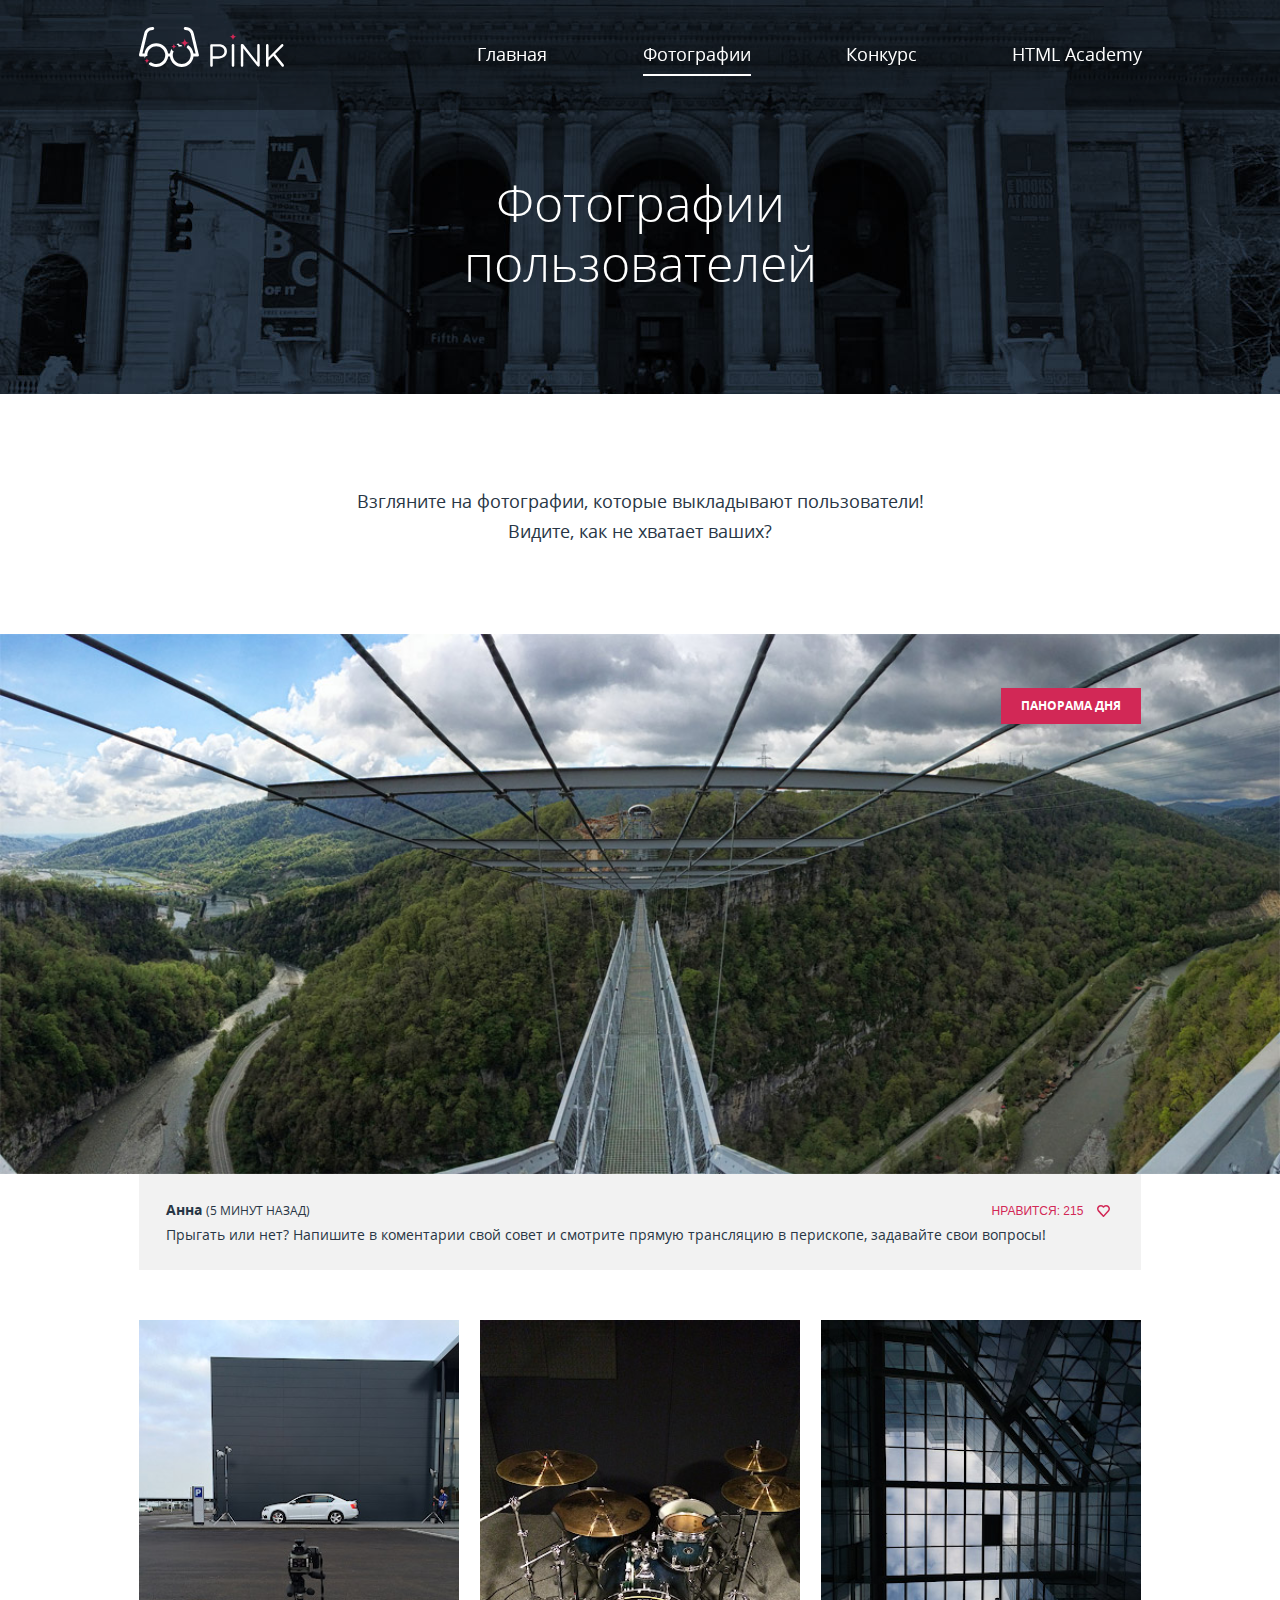
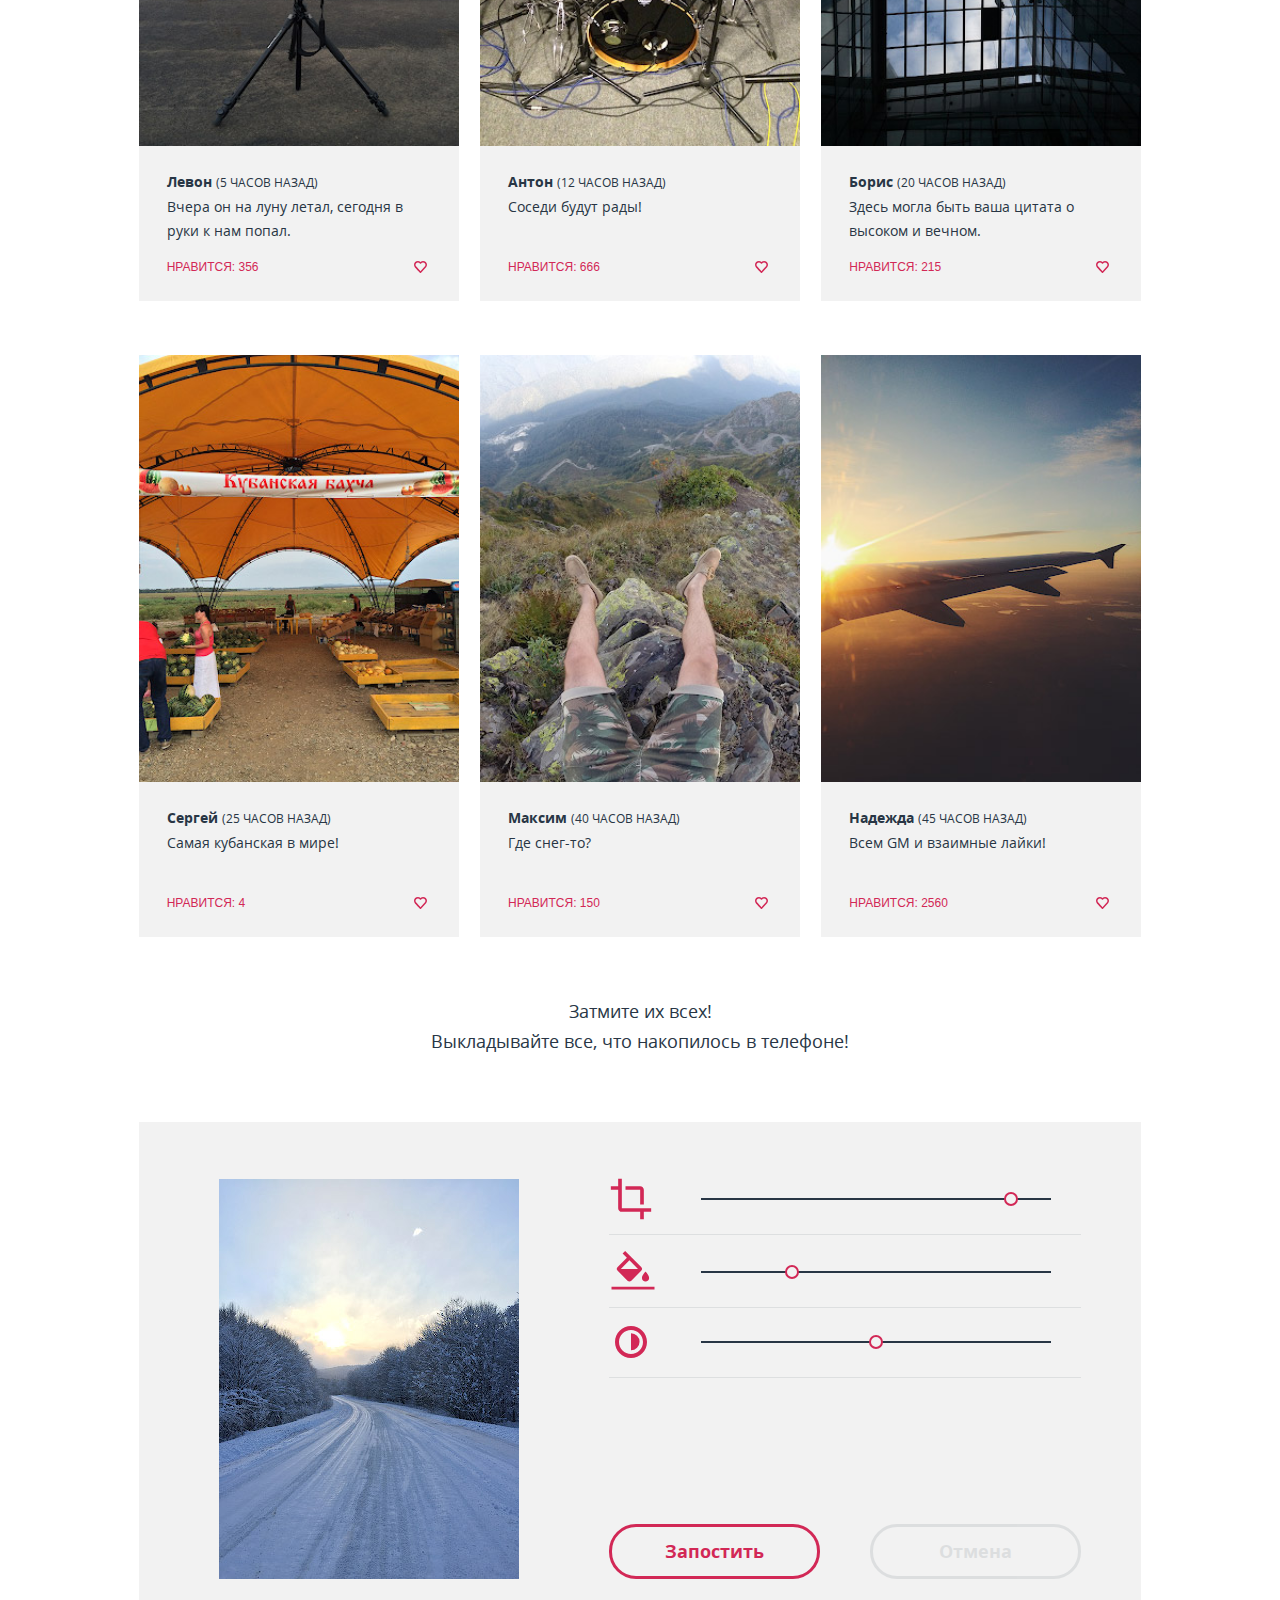
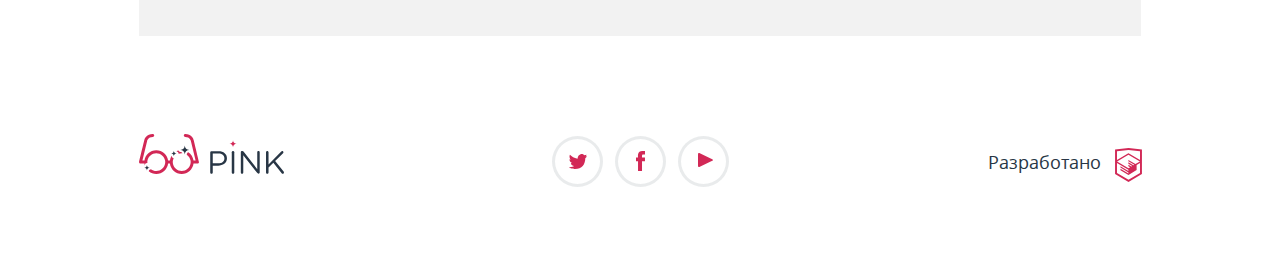
<file: pink/photo.html>
<!DOCTYPE html>
<html lang="ru">
  <head>
    <meta charset="utf-8">
    <meta name="keywords" content="Pink, фотографии">
    <meta name="description" content="Взгляни на фотографии по-новому">
    <meta name="viewport" content="width=device-width,initial-scale=1">
    <title>Пинк. Фотографии пользователей</title>
    <link href="css/style.min.css" rel="stylesheet">
    <link rel="icon" type="image/png" href="favicon-96x96.png" sizes="96x96">
    <link rel="icon" type="image/png" href="favicon-32x32.png" sizes="32x32">
    <link rel="icon" type="image/png" href="favicon-16x16.png" sizes="16x16">
  </head>
  <body>
    <div class="svg-sprite" style="height: 0; width: 0; position: absolute; visibility: hidden">
      <!-- inject:svg --><svg xmlns="http://www.w3.org/2000/svg"><symbol id="icon-editor-contrast" viewBox="-35.422 -7.96 31.92 31.92"><path fill="#231F20" d="M-19.462-3.96c6.595 0 11.96 5.365 11.96 11.96s-5.365 11.96-11.96 11.96-11.96-5.365-11.96-11.96 5.365-11.96 11.96-11.96m0-4c-8.814 0-15.96 7.145-15.96 15.96 0 8.813 7.146 15.96 15.96 15.96S-3.502 16.813-3.502 8c0-8.815-7.146-15.96-15.96-15.96z"/><path d="M-19.462 16.331a8.519 8.519 0 0 0 8.52-8.52 8.518 8.518 0 0 0-8.52-8.519"/></symbol><symbol id="icon-editor-crop" viewBox="0 0 48 48"><path d="M34 30h4V14c0-2.21-1.79-4-4-4H18v4h16v16zm-20 4V2h-4v8H2v4h8v20c0 2.21 1.79 4 4 4h20v8h4v-8h8v-4H14z"/></symbol><symbol id="icon-editor-fill" viewBox="0 0 48 48"><path d="M33.12 17.88L15.24 0l-2.83 2.83 4.76 4.76L6.88 17.88a3 3 0 0 0 0 4.24l11 11c.58.59 1.35.88 2.12.88s1.54-.29 2.12-.88l11-11a3 3 0 0 0 0-4.24zM10.41 20L20 10.42 29.59 20H10.41zM38 23s-4 4.33-4 7c0 2.21 1.79 4 4 4s4-1.79 4-4c0-2.67-4-7-4-7zM0 40h48v3H0z"/></symbol><symbol id="icon-mail" viewBox="0 0 17.988 13.966"><path fill="#fff" d="M14.914 1.814C16.111.816 15.816 0 14.257 0H3.731c-1.56 0-1.854.816-.657 1.814l3.742 3.118c1.197.998 3.158.998 4.355 0l3.743-3.118z"/><path fill="#fff" d="M11.913 7.044A209.809 209.809 0 0 1 9.695 8.88l-.02.013a1.048 1.048 0 0 1-.235.136c-.033.015-.066.034-.1.048a1.18 1.18 0 0 1-.335.059l-.01.001h-.002l-.01-.001a1.216 1.216 0 0 1-.335-.059c-.034-.014-.068-.033-.1-.048a1.07 1.07 0 0 1-.235-.136l-.02-.013c-.022-.012-1.02-.838-2.218-1.836L2.178 3.796C.979 2.798 0 3.257 0 4.816v6.315a2.842 2.842 0 0 0 2.835 2.835h12.318a2.842 2.842 0 0 0 2.835-2.835V4.816c0-1.559-.979-2.018-2.178-1.02l-3.897 3.248z"/></symbol><symbol id="icon-phone" viewBox="0 0 19.697 19.696"><path fill="#fff" d="M9.848 0C6.34 0 2.823.628 1.546 1.878.488 2.918.134 4.752.016 5.913c0 0-.016.115-.016.165 0 .454.369.82.819.82.054 0 2.028-.161 3.218-.259a.503.503 0 0 0 .086-.017.821.821 0 0 0 .801-.819l.003-1.617c0-.5.407-.902.907-.902h8.027c.499 0 .907.402.907.902l.003 1.617a.82.82 0 0 0 .802.82.474.474 0 0 0 .085.017c1.19.098 3.164.259 3.217.259a.822.822 0 0 0 .822-.82c0-.05-.018-.165-.018-.165-.118-1.161-.472-2.995-1.53-4.035C16.873.628 13.356 0 9.848 0zm0 10.67a1.64 1.64 0 1 0 0 3.281 1.64 1.64 0 1 0 0-3.281zM8.616 6.975V5.951a1.024 1.024 0 1 0-2.049 0v1.024L1.03 12.888a2.054 2.054 0 0 0-.619 1.47v1.646c0 .907.734 1.643 1.641 1.643h.411v1.023a1.026 1.026 0 1 0 2.05 0v-1.023h10.669v1.023a1.025 1.025 0 1 0 2.051 0v-1.023h.411c.905 0 1.64-.735 1.64-1.643v-1.646c0-.576-.236-1.094-.618-1.47L13.13 6.975V5.951a1.025 1.025 0 1 0-2.051 0v1.024H8.616zm1.232 2.053c1.814 0 3.282 1.468 3.282 3.282s-1.468 3.282-3.282 3.282c-1.813 0-3.281-1.468-3.281-3.282s1.467-3.282 3.281-3.282z"/></symbol><symbol id="logo-htmlacademy" viewBox="0 0 26.943 34.09"><path d="M13.62.017L13.472 0 0 1.412v24.661l13.472 8.017 13.43-7.99.042-.026V1.412L13.62.017zm11.399 12.11L13.495 5.334l-.001-.104-.087.05-.088-.056v.109L1.925 12.118V3.147l11.547-1.212 11.547 1.212v8.98zm-11.614-5.34L24.923 13.5l-4.479 2.64-7.093-4.221-.013 1.415 5.904 3.513-.86.507-5.031-2.992-.013 1.415 3.827 2.275-.782.523-3.032-1.787-.013 1.413 1.852 1.091-1.8 1.081-11.356-6.751 11.371-6.835zm-11.48 8.34l11.411 6.791.015 1.044-7.941-4.728-.015 1.416 7.979 4.796.017 1.076-7.972-4.741-.013 1.415 8.021 4.821.045.026 8.143-4.872v-1.268l-.011-.148v-3.761l3.415-2.036v10.02L13.472 31.85 1.925 24.979v-9.852z"/></symbol></svg><!-- endinject -->
    </div>
    <header class="page-header">
      <div class="page-header__content">
        <a href="index.html" class="page-header__logo">
          <svg class="page-header__logo-mobile" xmlns="http://www.w3.org/2000/svg" xmlns:xlink="http://www.w3.org/1999/xlink" x="0px" y="0px" width="74.426px" height="22.859px" viewBox="0 0 74.426 22.859" enable-background="new 0 0 74.426 22.859" xml:space="preserve">
            <g>
              <path fill="#FFFFFF" d="M0,1.449c0-0.708,0.58-1.288,1.256-1.288h7.18c5.087,0,8.436,2.704,8.436,7.147v0.064 c0,4.861-4.057,7.373-8.854,7.373H2.544v6.825c0,0.708-0.58,1.288-1.288,1.288C0.58,22.859,0,22.279,0,21.571V1.449z M8.114,12.428 c3.734,0,6.182-1.996,6.182-4.958V7.405c0-3.22-2.415-4.894-6.054-4.894H2.544v9.917H8.114z"/>
              <path fill="#FFFFFF" d="M21.729,1.288C21.729,0.58,22.308,0,22.983,0c0.709,0,1.288,0.58,1.288,1.288v20.283 c0,0.708-0.579,1.288-1.288,1.288c-0.676,0-1.255-0.58-1.255-1.288V1.288z"/>
              <path fill="#FFFFFF" d="M30.87,1.32c0-0.676,0.579-1.256,1.256-1.256h0.354c0.58,0,0.934,0.29,1.288,0.74l13.684,17.45V1.256 C47.451,0.58,47.998,0,48.707,0c0.676,0,1.223,0.58,1.223,1.256v20.348c0,0.676-0.482,1.191-1.158,1.191h-0.129 c-0.548,0-0.934-0.322-1.32-0.772L33.349,4.153v17.45c0,0.676-0.547,1.256-1.255,1.256c-0.677,0-1.224-0.58-1.224-1.256V1.32z"/>
              <path fill="#FFFFFF" d="M56.3,1.288C56.3,0.58,56.879,0,57.556,0c0.708,0,1.287,0.58,1.287,1.288v12.331L71.689,0.451 C71.979,0.193,72.269,0,72.688,0c0.676,0,1.224,0.612,1.224,1.256c0,0.354-0.161,0.644-0.419,0.901l-7.984,7.92l8.564,10.561 c0.225,0.29,0.354,0.547,0.354,0.934c0,0.676-0.579,1.288-1.287,1.288c-0.483,0-0.806-0.258-1.03-0.58l-8.403-10.463l-4.862,4.861 v4.894c0,0.708-0.579,1.288-1.287,1.288c-0.677,0-1.256-0.58-1.256-1.288V1.288z"/>
            </g>
          </svg>
          <svg class="page-header__logo-tablet" xmlns="http://www.w3.org/2000/svg" xmlns:xlink="http://www.w3.org/1999/xlink" x="0px" y="0px" width="146.3px" height="40.375px" viewBox="0 0 146.3 40.375" enable-background="new 0 0 146.3 40.375" xml:space="preserve">
            <g>
              <path fill="#FFFFFF" d="M71.874,18.661c0-0.708,0.58-1.288,1.256-1.288h7.18c5.087,0,8.436,2.704,8.436,7.146v0.064 c0,4.861-4.057,7.373-8.854,7.373h-5.475v6.825c0,0.708-0.58,1.288-1.288,1.288c-0.676,0-1.256-0.58-1.256-1.288V18.661z M79.988,29.641c3.734,0,6.182-1.996,6.182-4.959v-0.063c0-3.22-2.414-4.894-6.053-4.894h-5.699v9.917H79.988L79.988,29.641z"/>
              <path fill="#FFFFFF" d="M93.603,18.5c0-0.708,0.579-1.288,1.255-1.288c0.709,0,1.288,0.58,1.288,1.288v20.283 c0,0.708-0.579,1.287-1.288,1.287c-0.676,0-1.255-0.579-1.255-1.287V18.5z"/>
              <path fill="#FFFFFF" d="M102.744,18.532c0-0.676,0.58-1.256,1.256-1.256h0.354c0.58,0,0.935,0.29,1.288,0.74l13.684,17.45V18.468 c0-0.676,0.547-1.256,1.256-1.256c0.676,0,1.224,0.58,1.224,1.256v20.349c0,0.676-0.481,1.19-1.158,1.19h-0.129c-0.548,0-0.935-0.321-1.319-0.772l-13.975-17.868v17.45c0,0.676-0.547,1.256-1.256,1.256c-0.676,0-1.223-0.58-1.223-1.256V18.532 H102.744z"/>
              <path fill="#FFFFFF" d="M128.173,18.5c0-0.708,0.58-1.288,1.257-1.288c0.708,0,1.286,0.58,1.286,1.288v12.331l12.848-13.168 c0.29-0.257,0.579-0.451,0.998-0.451c0.676,0,1.225,0.612,1.225,1.256c0,0.354-0.162,0.644-0.42,0.901l-7.984,7.92l8.564,10.561 c0.225,0.291,0.354,0.547,0.354,0.935c0,0.676-0.578,1.288-1.286,1.288c-0.483,0-0.806-0.258-1.03-0.58l-8.402-10.463l-4.863,4.861 v4.894c0,0.708-0.578,1.288-1.286,1.288c-0.677,0-1.257-0.58-1.257-1.288V18.5H128.173z"/>
            </g>
            <path fill="#FFFFFF" d="M60.498,28.266"/>
            <path fill="#FFFFFF" d="M60.462,28.016c-0.002-0.009-5.175-21.365-5.175-21.365C54.926,4.303,52.694,0,46.688,0 c-0.829,0-1.5,0.671-1.5,1.5s0.671,1.5,1.5,1.5c4.856,0,5.575,3.729,5.639,4.143l4.767,19.701h-2.073 c-0.742-5.927-5.802-10.531-11.927-10.531s-11.186,4.604-11.927,10.531h-1.82c-0.741-5.927-5.802-10.531-11.927-10.531 S6.235,20.917,5.493,26.844H3.42L8.187,7.143C8.25,6.729,8.97,3,13.826,3c0.829,0,1.5-0.671,1.5-1.5S14.655,0,13.826,0 C7.82,0,5.588,4.303,5.227,6.651c0,0-5.173,21.356-5.175,21.365c-0.266,1.109,0.531,1.826,1.426,1.826 c0.012,0,0.023,0.004,0.036,0.004h3.982c0.741,5.926,5.802,10.53,11.927,10.53s11.185-4.604,11.927-10.53h1.814 c0.742,5.926,5.802,10.53,11.927,10.53s11.186-4.604,11.927-10.53H59c0.012,0,0.023-0.004,0.036-0.004 C59.931,29.842,60.728,29.125,60.462,28.016z M26.315,29.844c-0.715,4.272-4.421,7.531-8.896,7.531c-4.475,0-8.18-3.259-8.896-7.531 c-0.082-0.488-0.135-0.988-0.135-1.5s0.053-1.011,0.135-1.5c0.715-4.271,4.421-7.531,8.896-7.531c4.475,0,8.18,3.26,8.896,7.531 c0.082,0.489,0.135,0.988,0.135,1.5S26.397,29.355,26.315,29.844z M51.99,29.844c-0.716,4.272-4.421,7.531-8.896,7.531 c-4.475,0-8.181-3.259-8.896-7.531c-0.082-0.488-0.135-0.988-0.135-1.5s0.053-1.011,0.135-1.5c0.716-4.271,4.421-7.531,8.896-7.531 c4.475,0,8.181,3.26,8.896,7.531c0.082,0.489,0.135,0.988,0.135,1.5S52.072,29.355,51.99,29.844z"/>
          </svg>
          <svg class="page-header__logo-desktop" xmlns="http://www.w3.org/2000/svg" xmlns:xlink="http://www.w3.org/1999/xlink" x="0px" y="0px" width="146.3px" height="40.375px" viewBox="0 0 146.3 40.375" enable-background="new 0 0 146.3 40.375" xml:space="preserve">
            <g class="page-header__logo-main">
              <path fill="#FFFFFF" d="M71.874,18.661c0-0.708,0.58-1.288,1.256-1.288h7.18c5.087,0,8.436,2.704,8.436,7.146v0.064 c0,4.861-4.057,7.373-8.854,7.373h-5.475v6.825c0,0.708-0.58,1.288-1.288,1.288c-0.676,0-1.256-0.58-1.256-1.288V18.661z M79.988,29.641c3.734,0,6.182-1.996,6.182-4.959v-0.063c0-3.22-2.414-4.894-6.053-4.894h-5.699v9.917H79.988L79.988,29.641z"/>
              <path fill="#FFFFFF" d="M93.603,18.5c0-0.708,0.579-1.288,1.255-1.288c0.709,0,1.288,0.58,1.288,1.288v20.283 c0,0.708-0.579,1.287-1.288,1.287c-0.676,0-1.255-0.579-1.255-1.287V18.5z"/>
              <path fill="#FFFFFF" d="M102.744,18.532c0-0.676,0.58-1.256,1.256-1.256h0.354c0.58,0,0.935,0.29,1.288,0.74l13.684,17.45V18.468 c0-0.676,0.547-1.256,1.256-1.256c0.676,0,1.224,0.58,1.224,1.256v20.349c0,0.676-0.481,1.19-1.158,1.19h-0.129c-0.548,0-0.935-0.321-1.319-0.772l-13.975-17.868v17.45c0,0.676-0.547,1.256-1.256,1.256c-0.676,0-1.223-0.58-1.223-1.256V18.532 H102.744z"/>
              <path fill="#FFFFFF" d="M128.173,18.5c0-0.708,0.58-1.288,1.257-1.288c0.708,0,1.286,0.58,1.286,1.288v12.331l12.848-13.168 c0.29-0.257,0.579-0.451,0.998-0.451c0.676,0,1.225,0.612,1.225,1.256c0,0.354-0.162,0.644-0.42,0.901l-7.984,7.92l8.564,10.561 c0.225,0.291,0.354,0.547,0.354,0.935c0,0.676-0.578,1.288-1.286,1.288c-0.483,0-0.806-0.258-1.03-0.58l-8.402-10.463l-4.863,4.861 v4.894c0,0.708-0.578,1.288-1.286,1.288c-0.677,0-1.257-0.58-1.257-1.288V18.5H128.173z"/>
            </g>
            <g class="page-header__logo-star">
              <path fill="#D22856" d="M98.498,9.875c-2.002,0-3.623-1.623-3.623-3.624c0,2.001-1.623,3.624-3.625,3.624 c2.002,0,3.625,1.623,3.625,3.624C94.875,11.498,96.496,9.875,98.498,9.875z"/>
            </g>
            <g class="page-header__logo-main">
              <path fill="#FFFFFF" d="M43.094,19.313c0.246,0,0.489,0.014,0.73,0.033c-0.437-0.728-1.227-1.221-2.136-1.221 c-0.877,0-1.614-0.568-1.884-1.354c-0.727,0.208-1.425,0.482-2.089,0.816c0.062,0.017,0.122,0.038,0.188,0.038c1.104,0,2,0.896,2,2 c0,0.096-0.015,0.188-0.028,0.281C40.875,19.524,41.959,19.313,43.094,19.313z"/>
              <path fill="#FFFFFF" d="M60.462,28.016c-0.002-0.009-5.175-21.365-5.175-21.365C54.926,4.303,52.694,0,46.688,0 c-0.829,0-1.5,0.671-1.5,1.5s0.671,1.5,1.5,1.5c4.856,0,5.575,3.729,5.639,4.143l4.767,19.701h-2.073 c-0.445-3.557-2.453-6.628-5.305-8.522c-0.897,0.379-1.529,1.269-1.529,2.303c0,0.088-0.015,0.171-0.026,0.256 c1.991,1.358,3.415,3.489,3.829,5.964c0.082,0.489,0.135,0.988,0.135,1.5s-0.053,1.012-0.135,1.5 c-0.716,4.272-4.421,7.531-8.896,7.531c-4.475,0-8.181-3.259-8.896-7.531c-0.082-0.488-0.135-0.988-0.135-1.5 s0.053-1.011,0.135-1.5c0.147-0.878,0.427-1.711,0.808-2.483c-1.034-0.078-1.852-0.932-1.852-1.985 c0-0.189-0.077-0.357-0.192-0.489c-0.938,1.469-1.569,3.15-1.795,4.958h-1.82c-0.741-5.927-5.802-10.531-11.927-10.531 S6.235,20.917,5.493,26.844H3.42L8.187,7.143C8.25,6.729,8.97,3,13.826,3c0.829,0,1.5-0.671,1.5-1.5S14.655,0,13.826,0 C7.82,0,5.588,4.303,5.227,6.651c0,0-5.173,21.356-5.175,21.365c-0.266,1.109,0.531,1.826,1.426,1.826 c0.012,0,0.023,0.004,0.036,0.004h3.982c0.079,0.628,0.215,1.237,0.387,1.831c0.059-0.106,0.102-0.224,0.102-0.354 c0-1.104,0.896-2,2-2c0.166,0,0.324,0.025,0.478,0.063c-0.043-0.343-0.074-0.688-0.074-1.042c0-0.512,0.053-1.011,0.135-1.5 c0.715-4.271,4.421-7.531,8.896-7.531s8.18,3.26,8.896,7.531c0.082,0.489,0.135,0.988,0.135,1.5s-0.053,1.012-0.135,1.5 c-0.715,4.272-4.421,7.531-8.896,7.531c-2.022,0-3.883-0.67-5.386-1.794c-0.35,0.302-0.8,0.491-1.299,0.491 c-0.413,0-0.749,0.336-0.749,0.748c0,0.29-0.065,0.564-0.176,0.812c2.075,1.708,4.722,2.743,7.614,2.743 c6.125,0,11.185-4.604,11.927-10.53h1.814c0.742,5.926,5.802,10.53,11.927,10.53s11.186-4.604,11.927-10.53H59 c0.012,0,0.023-0.004,0.036-0.004C59.931,29.842,60.728,29.125,60.462,28.016z"/>
            </g>
            <g class="page-header__logo-star">
              <g>
                <path fill="#D22856" d="M50.686,16.125c-2.485,0-4.499-2.014-4.499-4.499c0,2.485-2.014,4.499-4.499,4.499 c2.485,0,4.499,2.014,4.499,4.499C46.187,18.139,48.2,16.125,50.686,16.125z"/>
              </g>
            </g>
            <g class="page-header__logo-star">
              <g>
                <path fill="#D22856" d="M37.904,19.626c-1.519,0-2.749-1.23-2.749-2.749c0,1.519-1.23,2.749-2.749,2.749 c1.519,0,2.749,1.229,2.749,2.749C35.155,20.855,36.386,19.626,37.904,19.626z"/>
              </g>
            </g>
            <g class="page-header__logo-star">
              <g>
                <path fill="#D22856" d="M10.734,34.072c-1.519,0-2.749-1.23-2.749-2.75c0,1.52-1.23,2.75-2.749,2.75 c1.519,0,2.749,1.229,2.749,2.748C7.985,35.303,9.215,34.072,10.734,34.072z"/>
              </g>
            </g>
          </svg>
        </a>
        <nav class="main-nav main-nav--nojs">
          <button class="main-nav__toggle" type="button"><span>Открыть меню</span></button>
          <ul class="maim-nav__list">
            <li class="maim-nav__item"><a href="index.html">Главная</a></li>
            <li class="maim-nav__item maim-nav__item--active"><a>Фотографии</a></li>
            <li class="maim-nav__item"><a href="form.html">Конкурс</a></li>
            <li class="maim-nav__item"><a href="#">HTML Academy</a></li>
          </ul>
        </nav>
      </div>
    </header>
    <div class="page-main">
      <div class="page-main__header">
        <h1 class="page-main__title">Фотографии<br>пользователей</h1>
      </div>
      <div class="page-main__content">
        <div class="page-main__text-info">
          <p class="page-main__text-block page-main__text-block--photo">Взгляните на фотографии, которые выкладывают пользователи! <span class="page-main__text-item">Видите, как не хватает ваших?</span>
          </p>
        </div>
        <div class="page-main__top-photo top-photo">
          <a href="#" class="top-photo__link">
            <picture class="top-photo__image">
              <source media="(min-width: 1200px)" srcset="img/panorama-desktop@1x.jpg 1x, img/panorama-desktop@2x.jpg 2x">
              <source media="(min-width: 700px)" srcset="img/panorama-tablet@1x.jpg 1x, img/panorama-tablet@2x.jpg 2x">
              <img src="img/panorama-mobile@1x.jpg" srcset="img/panorama-mobile@2x.jpg 2x" alt="Панорама дня">
            </picture>
          </a>
          <blockquote class="top-photo__comment">
            <cite class="top-photo__author">Анна
              <span class="top-photo__time">(5 минут назад)</span>
            </cite>
            <p class="top-photo__comment-text">Прыгать или нет? Напишите в коментарии свой совет и смотрите прямую трансляцию в перископе, задавайте свои вопросы!</p>
            <button class="top-photo__like btn-like" type="button">Нравится: <span class="top-photo__like-value">215</span></button>
          </blockquote>
        </div>
        <section class="page-main__gallery gallery">
          <h2 class="gallery__header" style="display: none">Фотографии пользователей</h2>
          <div class="gallery__item">
            <a href="#" class="gallery__link">
              <picture class="gallery__photo">
                <source media="(min-width: 1200px)" srcset="img/photo-1-desktop@1x.jpg 1x, img/photo-1-desktop@2x.jpg 2x">
                <source media="(min-width: 700px)" srcset="img/photo-1-tablet@1x.jpg 1x, img/photo-1-tablet@2x.jpg 2x">
                <img class="gallery__image" src="img/photo-1-mobile@1x.jpg" srcset="img/photo-1-mobile@2x.jpg 2x" alt="Панорама дня">
              </picture>
            </a>
            <blockquote class="gallery__comment">
              <cite class="gallery__author">Левон
                <span class="gallery__time">(5 часов назад)</span>
              </cite>
              <p class="gallery__comment-text">Вчера он на луну летал, сегодня в руки к нам попал.</p>
              <button class="gallery__like btn-like" type="button">Нравится: <span class="gallery__like-value">356</span></button>
            </blockquote>
          </div>
          <div class="gallery__item">
            <a href="#" class="gallery__link">
              <picture class="gallery__photo">
                <source media="(min-width: 1200px)" srcset="img/photo-2-desktop@1x.jpg 1x, img/photo-2-desktop@2x.jpg 2x">
                <source media="(min-width: 700px)" srcset="img/photo-2-tablet@1x.jpg 1x, img/photo-2-tablet@2x.jpg 2x">
                <img class="gallery__image" src="img/photo-2-mobile@1x.jpg" srcset="img/photo-2-mobile@2x.jpg 2x" alt="Фотография">
              </picture>
            </a>
            <blockquote class="gallery__comment">
              <cite class="gallery__author">Антон
                <span class="gallery__time">(12 часов назад)</span>
              </cite>
              <p class="gallery__comment-text">Соседи будут рады!</p>
              <button class="gallery__like btn-like" type="button">Нравится: <span class="gallery__like-value">666</span></button>
            </blockquote>
          </div>
          <div class="gallery__item">
            <a href="#" class="gallery__link">
              <picture class="gallery__photo">
                <source media="(min-width: 1200px)" srcset="img/photo-3-desktop@1x.jpg 1x, img/photo-3-desktop@2x.jpg 2x">
                <source media="(min-width: 700px)" srcset="img/photo-3-tablet@1x.jpg 1x, img/photo-3-tablet@2x.jpg 2x">
                <img class="gallery__image" src="img/photo-3-mobile@1x.jpg" srcset="img/photo-3-mobile@2x.jpg 2x" alt="Фотография">
              </picture>
            </a>
            <blockquote class="gallery__comment">
              <cite class="gallery__author">Борис
                <span class="gallery__time">(20 часов назад)</span>
              </cite>
              <p class="gallery__comment-text">Здесь могла быть ваша цитата о высоком и вечном.</p>
              <button class="gallery__like btn-like" type="button">Нравится: <span class="gallery__like-value">215</span></button>
            </blockquote>
          </div>
          <div class="gallery__item">
            <a href="#" class="gallery__link">
              <picture class="gallery__photo">
                <source media="(min-width: 1200px)" srcset="img/photo-4-desktop@1x.jpg 1x, img/photo-4-desktop@2x.jpg 2x">
                <source media="(min-width: 700px)" srcset="img/photo-4-tablet@1x.jpg 1x, img/photo-4-tablet@2x.jpg 2x">
                <img class="gallery__image" src="img/photo-4-mobile@1x.jpg" srcset="img/photo-4-mobile@2x.jpg 2x" alt="Фотография">
              </picture>
            </a>
            <blockquote class="gallery__comment">
              <cite class="gallery__author">Сергей
                <span class="gallery__time">(25 часов назад)</span>
              </cite>
              <p class="gallery__comment-text">Самая кубанская в мире!</p>
              <button class="gallery__like btn-like" type="button">Нравится: <span class="gallery__like-value">4</span></button>
            </blockquote>
          </div>
          <div class="gallery__item">
            <a href="#" class="gallery__link">
              <picture class="gallery__photo">
                <source media="(min-width: 1200px)" srcset="img/photo-5-desktop@1x.jpg 1x, img/photo-5-desktop@2x.jpg 2x">
                <source media="(min-width: 700px)" srcset="img/photo-5-tablet@1x.jpg 1x, img/photo-5-tablet@2x.jpg 2x">
                <img class="gallery__image" src="img/photo-5-mobile@1x.jpg" srcset="img/photo-5-mobile@2x.jpg 2x" alt="Фотография">
              </picture>
            </a>
            <blockquote class="gallery__comment">
              <cite class="gallery__author">Максим
                <span class="gallery__time">(40 часов назад)</span>
              </cite>
              <p class="gallery__comment-text">Где снег-то?</p>
              <button class="gallery__like btn-like" type="button">Нравится: <span class="gallery__like-value">150</span></button>
            </blockquote>
          </div>
          <div class="gallery__item">
            <a href="#" class="gallery__link">
              <picture class="gallery__photo">
                <source media="(min-width: 1200px)" srcset="img/photo-6-desktop@1x.jpg 1x, img/photo-6-desktop@2x.jpg 2x">
                <source media="(min-width: 700px)" srcset="img/photo-6-tablet@1x.jpg 1x, img/photo-6-tablet@2x.jpg 2x">
                <img class="gallery__image" src="img/photo-6-mobile@1x.jpg" srcset="img/photo-6-mobile@2x.jpg 2x" alt="Фотография">
              </picture>
            </a>
            <blockquote class="gallery__comment">
              <cite class="gallery__author">Надежда
                <span class="gallery__time">(45 часов назад)</span>
              </cite>
              <p class="gallery__comment-text">Всем GM и взаимные лайки!</p>
              <button class="gallery__like btn-like" type="button">Нравится: <span class="gallery__like-value">2560</span></button>
            </blockquote>
          </div>
        </section>
        <section class="page-main__post post-photo">
          <h2 class="post-photo__header-title" style="display: none">Добавь свою фотографию!</h2>
          <p class="post-photo__header">Затмите их всех!<br>Выкладывайте все, что накопилось в телефоне!</p>
          <form action="#" class="post-photo__add" method="post" name="new-photo">
            <picture class="post-photo__photo">
              <source media="(min-width: 1200px)" srcset="img/photo-7-desktop@1x.jpg 1x, img/photo-7-desktop@2x.jpg 2x">
              <source media="(min-width: 700px)" srcset="img/photo-7-tablet@1x.jpg 1x, img/photo-7-tablet@2x.jpg 2x">
              <img class="post-photo__image" src="img/photo-7-mobile@1x.jpg" srcset="img/photo-7-mobile@2x.jpg 2x" alt="Новая фотография">
            </picture>
            <div class="post-photo__control">
              <div class="post-photo__control-list">
                <div class="post-photo__control-item post-photo__control-item--crop post-photo__control-item--active">
                  <label class="post-photo__label post-photo__label--crop control-label control-label--active"><svg class="control-label__image control-label__image--crop" width="48" height="48"><use xlink:href="#icon-editor-crop"></use></svg>Кадрировать</label>
                  <input id="crop" class="post-photo__input control-input" type="range" name="crop" min="0" max="100" value="90">
                </div>
                <div class="post-photo__control-item post-photo__control-item--fill">
                  <label class="post-photo__label post-photo__label--fill control-label"><svg class="control-label__image control-label__image--fill" width="48" height="43"><use xlink:href="#icon-editor-fill"></use></svg>Заливка</label>
                  <input id="fill" class="post-photo__input control-input" type="range" name="fill" min="-100" max="100" value="-50">
                </div>
                <div class="post-photo__control-item post-photo__control-item--contrast">
                  <label class="post-photo__label post-photo__label--contrast control-label"><svg class="control-label__image control-label__image--contrast" width="33" height="32"><use xlink:href="#icon-editor-contrast"></use></svg>Контрастность</label>
                  <input id="contrast" class="post-photo__input post-photo__input--contrast control-input" type="range" name="contrast" min="-100" max="100" value="0">
                </div>
              </div>
              <button type="submit" class="post-photo__submit btn-post-photo btn-post-photo--submit">Запостить</button>
              <button type="reset" class="post-photo__reset btn-post-photo btn-post-photo--reset">Отмена</button>
            </div>
          </form>
        </section>
      </div>
    </div>
    <footer class="page-footer">
      <div class="page-footer__content">
        <a href="index.html" class="page-footer__logo">
          <svg class="page-footer__logo-mobile" xmlns="http://www.w3.org/2000/svg" xmlns:xlink="http://www.w3.org/1999/xlink" x="0px" y="0px" width="146.3px" height="40.375px" viewBox="0 0 146.3 40.375" enable-background="new 0 0 146.3 40.375" xml:space="preserve">
            <g class="page-footer__logo-letters">
              <path fill="#283645" d="M71.874,18.661c0-0.708,0.58-1.288,1.256-1.288h7.18c5.087,0,8.436,2.704,8.436,7.146v0.063 c0,4.86-4.057,7.373-8.854,7.373h-5.475v6.825c0,0.708-0.58,1.287-1.289,1.287c-0.676,0-1.256-0.58-1.256-1.287L71.874,18.661 L71.874,18.661z M79.988,29.641c3.734,0,6.182-1.996,6.182-4.959v-0.062c0-3.221-2.414-4.894-6.053-4.894h-5.699v9.917h5.57V29.641 z"/>
              <path fill="#283645" d="M93.603,18.5c0-0.708,0.579-1.288,1.255-1.288c0.709,0,1.288,0.58,1.288,1.288v20.283 c0,0.708-0.579,1.287-1.288,1.287c-0.676,0-1.255-0.579-1.255-1.287V18.5z"/>
              <path fill="#283645" d="M102.744,18.532c0-0.676,0.58-1.256,1.256-1.256h0.354c0.58,0,0.935,0.29,1.288,0.74l13.684,17.45V18.468 c0-0.676,0.547-1.256,1.256-1.256c0.676,0,1.225,0.58,1.225,1.256v20.349c0,0.677-0.48,1.19-1.158,1.19h-0.129 c-0.548,0-0.936-0.321-1.318-0.772l-13.976-17.867v17.449c0,0.677-0.547,1.257-1.257,1.257c-0.676,0-1.223-0.58-1.223-1.257V18.532 H102.744z"/>
              <path fill="#283645" d="M128.173,18.5c0-0.708,0.58-1.288,1.257-1.288c0.708,0,1.286,0.58,1.286,1.288v12.331l12.848-13.16 c0.29-0.257,0.579-0.451,0.998-0.451c0.676,0,1.225,0.612,1.225,1.256c0,0.354-0.162,0.644-0.42,0.901l-7.984,7.92l8.564,10.561 c0.225,0.291,0.354,0.547,0.354,0.936c0,0.676-0.577,1.288-1.285,1.288c-0.482,0-0.807-0.259-1.03-0.58l-8.401-10.464l-4.863,4.861 v4.895c0,0.708-0.578,1.288-1.286,1.288c-0.677,0-1.257-0.58-1.257-1.288V18.5H128.173z"/>
            </g>
            <path fill="#FFFFFF" d="M60.498,28.266"/>
            <path class="page-footer__logo-glasses" fill="#D22856" d="M60.462,28.016c-0.002-0.009-5.175-21.365-5.175-21.365C54.926,4.303,52.694,0,46.688,0 c-0.829,0-1.5,0.671-1.5,1.5s0.671,1.5,1.5,1.5c4.856,0,5.575,3.729,5.639,4.143l4.767,19.701h-2.073 c-0.742-5.927-5.802-10.531-11.927-10.531s-11.186,4.604-11.927,10.531h-1.82c-0.741-5.927-5.802-10.531-11.927-10.531 S6.235,20.917,5.493,26.844H3.42L8.187,7.143C8.25,6.729,8.97,3,13.826,3c0.829,0,1.5-0.671,1.5-1.5S14.655,0,13.826,0 C7.82,0,5.588,4.303,5.227,6.651c0,0-5.173,21.356-5.175,21.365c-0.266,1.109,0.531,1.826,1.426,1.826 c0.012,0,0.023,0.004,0.036,0.004h3.982c0.741,5.926,5.802,10.53,11.927,10.53s11.185-4.604,11.927-10.53h1.814 c0.742,5.926,5.802,10.53,11.927,10.53s11.186-4.604,11.927-10.53H59c0.012,0,0.023-0.004,0.036-0.004 C59.931,29.842,60.728,29.125,60.462,28.016z M26.315,29.844c-0.715,4.272-4.421,7.531-8.896,7.531s-8.18-3.259-8.896-7.531 c-0.082-0.488-0.135-0.988-0.135-1.5s0.053-1.011,0.135-1.5c0.715-4.271,4.421-7.531,8.896-7.531s8.18,3.26,8.896,7.531 c0.082,0.489,0.135,0.988,0.135,1.5S26.397,29.355,26.315,29.844z M51.99,29.844c-0.716,4.272-4.421,7.531-8.896,7.531 c-4.475,0-8.181-3.259-8.896-7.531c-0.082-0.488-0.135-0.988-0.135-1.5s0.053-1.011,0.135-1.5c0.716-4.271,4.421-7.531,8.896-7.531 c4.475,0,8.181,3.26,8.896,7.531c0.082,0.489,0.135,0.988,0.135,1.5S52.072,29.355,51.99,29.844z"/>
          </svg>
          <svg class="page-footer__logo-desktop" xmlns="http://www.w3.org/2000/svg" xmlns:xlink="http://www.w3.org/1999/xlink" x="0px" y="0px" width="146.3px" height="40.375px" viewBox="0 0 146.3 40.375" enable-background="new 0 0 146.3 40.375" xml:space="preserve">
            <g class="page-footer__logo-letters">
              <path fill="#283645" d="M71.874,18.661c0-0.708,0.58-1.288,1.256-1.288h7.18c5.087,0,8.436,2.704,8.436,7.146v0.063 c0,4.86-4.057,7.373-8.854,7.373h-5.475v6.825c0,0.708-0.58,1.287-1.289,1.287c-0.676,0-1.256-0.58-1.256-1.287L71.874,18.661 L71.874,18.661z M79.988,29.641c3.734,0,6.182-1.996,6.182-4.959v-0.062c0-3.221-2.414-4.894-6.053-4.894h-5.699v9.917h5.57V29.641 z"/>
              <path fill="#283645" d="M93.603,18.5c0-0.708,0.579-1.288,1.255-1.288c0.709,0,1.288,0.58,1.288,1.288v20.283 c0,0.708-0.579,1.287-1.288,1.287c-0.676,0-1.255-0.579-1.255-1.287V18.5z"/>
              <path fill="#283645" d="M102.744,18.532c0-0.676,0.58-1.256,1.256-1.256h0.354c0.58,0,0.935,0.29,1.288,0.74l13.684,17.45V18.468 c0-0.676,0.547-1.256,1.256-1.256c0.676,0,1.225,0.58,1.225,1.256v20.349c0,0.677-0.48,1.19-1.158,1.19h-0.129 c-0.548,0-0.936-0.321-1.318-0.772l-13.976-17.867v17.449c0,0.677-0.547,1.257-1.257,1.257c-0.676,0-1.223-0.58-1.223-1.257V18.532 H102.744z"/>
              <path fill="#283645" d="M128.173,18.5c0-0.708,0.58-1.288,1.257-1.288c0.708,0,1.286,0.58,1.286,1.288v12.331l12.848-13.168 c0.29-0.257,0.579-0.451,0.998-0.451c0.676,0,1.225,0.612,1.225,1.256c0,0.354-0.162,0.644-0.42,0.901l-7.984,7.92l8.564,10.561 c0.225,0.291,0.354,0.547,0.354,0.936c0,0.676-0.577,1.288-1.285,1.288c-0.482,0-0.807-0.259-1.03-0.58l-8.401-10.464l-4.863,4.861 v4.895c0,0.708-0.578,1.288-1.286,1.288c-0.677,0-1.257-0.58-1.257-1.288V18.5H128.173z"/>
            </g>
            <path class="page-footer__logo-star" fill="#D22856" d="M98.498,9.875c-2.002,0-3.623-1.623-3.623-3.624c0,2.001-1.623,3.624-3.625,3.624 c2.002,0,3.625,1.623,3.625,3.624C94.875,11.498,96.496,9.875,98.498,9.875z"/>
            <g>
              <path fill="#D22856" d="M43.094,19.313c0.246,0,0.489,0.014,0.73,0.033c-0.437-0.728-1.227-1.221-2.136-1.221 c-0.877,0-1.614-0.568-1.884-1.354c-0.727,0.208-1.425,0.482-2.089,0.816c0.062,0.017,0.122,0.038,0.188,0.038c1.104,0,2,0.896,2,2 c0,0.096-0.015,0.188-0.028,0.281C40.875,19.524,41.959,19.313,43.094,19.313z"/>
              <path fill="#D22856" d="M60.462,28.016c-0.002-0.009-5.175-21.365-5.175-21.365C54.926,4.303,52.694,0,46.688,0 c-0.829,0-1.5,0.671-1.5,1.5s0.671,1.5,1.5,1.5c4.856,0,5.575,3.729,5.639,4.143l4.767,19.701h-2.073 c-0.445-3.557-2.453-6.628-5.305-8.522c-0.897,0.379-1.529,1.269-1.529,2.303c0,0.088-0.015,0.171-0.026,0.256 c1.991,1.358,3.415,3.489,3.829,5.965c0.082,0.488,0.135,0.987,0.135,1.5c0,0.512-0.053,1.012-0.135,1.5 c-0.716,4.271-4.421,7.53-8.896,7.53c-4.475,0-8.181-3.259-8.896-7.53c-0.082-0.488-0.135-0.988-0.135-1.5 c0-0.513,0.053-1.012,0.135-1.5c0.147-0.879,0.427-1.712,0.808-2.484c-1.034-0.077-1.852-0.932-1.852-1.984 c0-0.189-0.077-0.357-0.192-0.488c-0.938,1.469-1.569,3.149-1.795,4.957h-1.82c-0.741-5.927-5.802-10.531-11.927-10.531 S6.235,20.917,5.493,26.844H3.42L8.187,7.143C8.25,6.729,8.97,3,13.826,3c0.829,0,1.5-0.671,1.5-1.5S14.655,0,13.826,0 C7.82,0,5.588,4.303,5.227,6.651c0,0-5.173,21.356-5.175,21.365c-0.266,1.109,0.531,1.826,1.426,1.826 c0.012,0,0.023,0.004,0.036,0.004h3.982c0.079,0.629,0.215,1.237,0.387,1.831c0.059-0.106,0.102-0.224,0.102-0.354 c0-1.104,0.896-2,2-2c0.166,0,0.324,0.024,0.478,0.062c-0.043-0.343-0.074-0.688-0.074-1.042c0-0.512,0.053-1.011,0.135-1.5 c0.715-4.271,4.421-7.531,8.896-7.531s8.18,3.26,8.896,7.531c0.082,0.489,0.135,0.988,0.135,1.5s-0.053,1.012-0.135,1.5 c-0.715,4.272-4.421,7.531-8.896,7.531c-2.022,0-3.883-0.67-5.386-1.794c-0.35,0.302-0.8,0.491-1.299,0.491 c-0.413,0-0.749,0.336-0.749,0.748c0,0.289-0.065,0.563-0.176,0.812c2.075,1.708,4.722,2.743,7.614,2.743 c6.125,0,11.185-4.604,11.927-10.529h1.814c0.742,5.926,5.802,10.529,11.927,10.529s11.186-4.604,11.927-10.529H59 c0.012,0,0.023-0.005,0.036-0.005C59.931,29.842,60.728,29.125,60.462,28.016z"/>
            </g>
            <g>
              <g>
                <path fill="#283645" d="M50.686,16.125c-2.485,0-4.499-2.014-4.499-4.499c0,2.485-2.014,4.499-4.499,4.499 c2.485,0,4.499,2.014,4.499,4.499C46.187,18.139,48.2,16.125,50.686,16.125z"/>
              </g>
            </g>
            <g>
              <g>
                <path fill="#283645" d="M37.904,19.626c-1.519,0-2.749-1.23-2.749-2.749c0,1.519-1.23,2.749-2.749,2.749 c1.519,0,2.749,1.229,2.749,2.749C35.155,20.855,36.386,19.626,37.904,19.626z"/>
              </g>
            </g>
            <g>
              <g>
                <path fill="#283645" d="M10.734,34.072c-1.519,0-2.749-1.23-2.749-2.75c0,1.52-1.23,2.75-2.749,2.75 c1.519,0,2.749,1.229,2.749,2.748C7.985,35.303,9.215,34.072,10.734,34.072z"/>
              </g>
            </g>
          </svg>
        </a>
        <div class="page-footer__social">
          <span class="visually-hidden">Подписывайтесь на нас в соцсетях:</span>
          <a class="social-link social-link--twitter" href="https://twitter.com/">
            twitter
          </a>
          <a class="social-link social-link--facebook" href="https://facebook.com/">
            facebook
          </a>
          <a class="social-link social-link--youtube" href="https://youtube.com/">
            youtube
          </a>
        </div>
        <a class="page-footer__copyright" href="https://htmlacademy.ru">Разработано<svg class="page-footer__copyright-img" width="27" height="34"><use xlink:href="#logo-htmlacademy"></use></svg></a>
      </div>
    </footer>
    <script src="js/picturefill.min.js"></script>
    <script src="js/script.js"></script>
  </body>
</html>
</file>
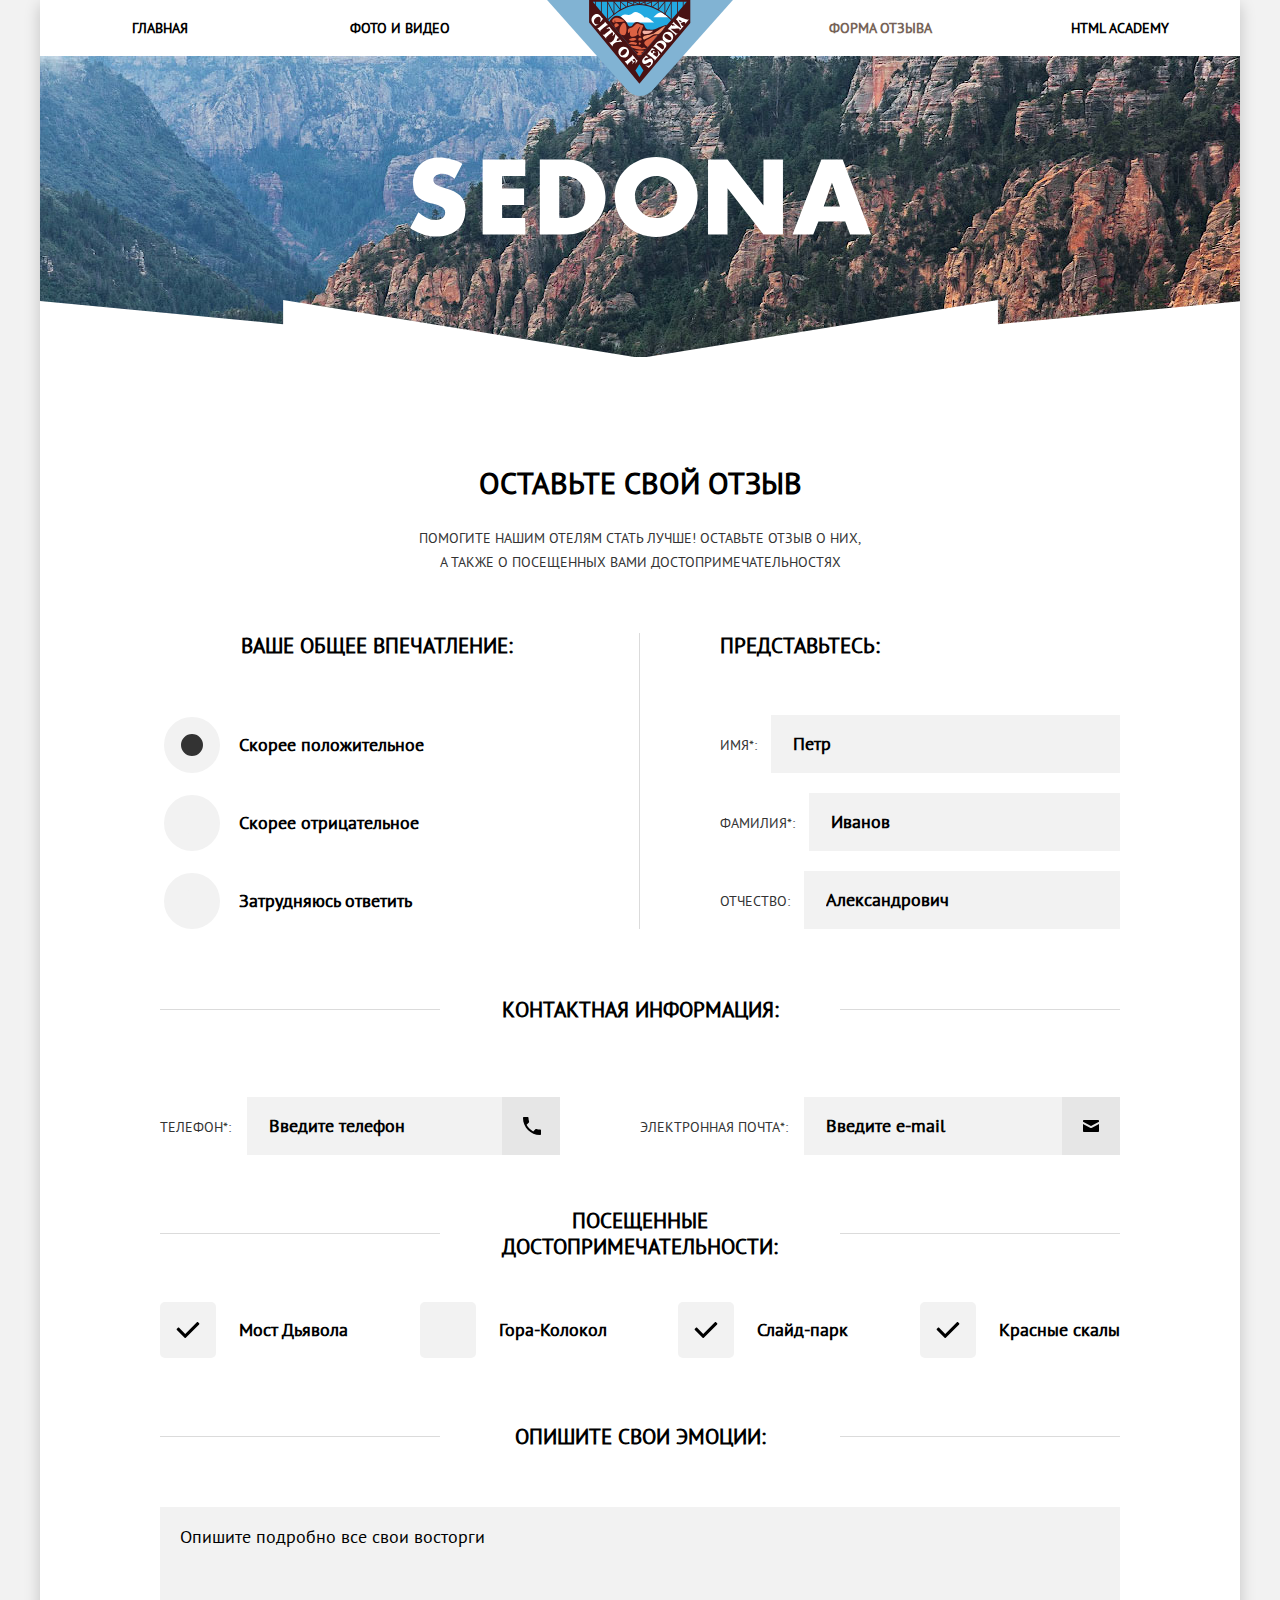
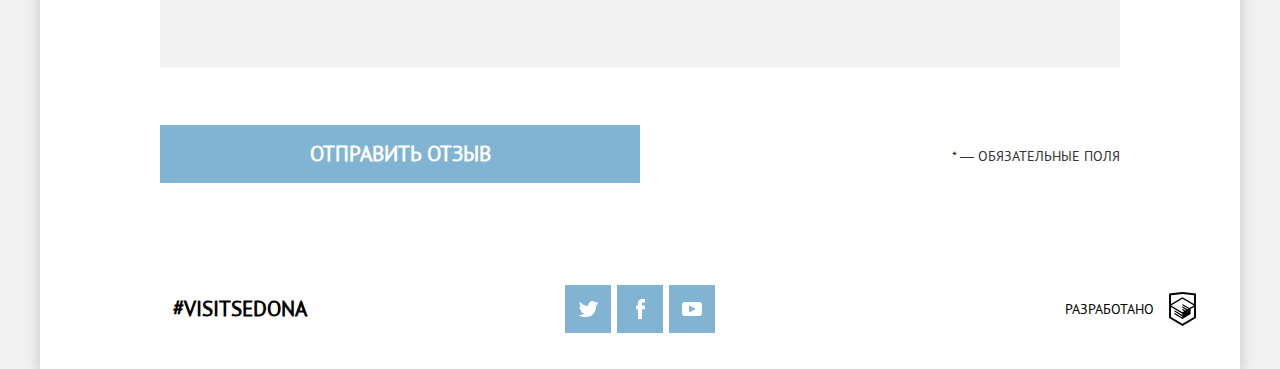
<file: sedona/form.html>
<!DOCTYPE html>
<html lang="ru">
  <head>
    <meta charset="utf-8">
    <meta name="keywords" content="Sedona, Arizona, Седона, Аризона, отзывы">
    <meta name="description" content="Седона - небольшой городок в Аризоне">
    <meta name="viewport" content="width=device-width,initial-scale=1">
    <title>SEDONA: Отзывы</title>
    <link href="css/style.css" rel="stylesheet">
    <link rel="icon" type="image/png" href="favicon-96x96.png" sizes="96x96">
    <link rel="icon" type="image/png" href="favicon-64x64.png" sizes="64x64">
    <link rel="icon" type="image/png" href="favicon-32x32.png" sizes="32x32">
    <link rel="icon" type="image/png" href="favicon-16x16.png" sizes="16x16">
  </head>
  <body>
    <div class="svg-sprite" style="height: 0; width: 0; position: absolute; visibility: hidden">
      <!-- inject:svg -->
      <svg xmlns="http://www.w3.org/2000/svg"><symbol id="icon-video-fullscreen" viewBox="0 0 20 20"><path d="M0 0v6h3V3h3V0H3zM3 14H0v6h6v-3H3zM17 0h-3v3h3v3h3V0zM17 17h-3v3h6v-6h-3z"/></symbol><symbol id="icon-video-replay" viewBox="0 0 16 20"><path fill="#5c6870" d="M8 4V0L3 5l5 5V6c3.315 0 6 2.686 6 6s-2.685 6-6 6-6-2.686-6-6H0c0 4.42 3.58 8 8 8s8-3.58 8-8-3.58-8-8-8z"/></symbol><symbol id="icon-video-subtitles" viewBox="0 0 32 20"><path d="M29 0H3C1.35 0 0 1.35 0 3v14c0 1.65 1.35 3 3 3h26c1.65 0 3-1.35 3-3V3c0-1.65-1.35-3-3-3zM14.403 15.854a8.61 8.61 0 0 1-1.678.164 5.986 5.986 0 0 1-1.976-.323c-.623-.214-1.172-.562-1.646-1.041s-.852-1.103-1.133-1.868c-.28-.766-.419-1.695-.419-2.786 0-1.134.157-2.085.471-2.851.315-.768.723-1.384 1.224-1.854a4.53 4.53 0 0 1 1.679-1.008 5.86 5.86 0 0 1 1.852-.307c.66 0 1.22.045 1.678.134.457.087.835.192 1.133.313l-.448 1.92a3.332 3.332 0 0 0-.902-.265A8.244 8.244 0 0 0 12.973 6c-.915 0-1.649.325-2.206.977-.558.651-.836 1.663-.836 3.031 0 .598.067 1.142.199 1.632.132.493.334.913.603 1.26.271.349.607.619 1.01.812.402.193.867.29 1.396.29.496 0 .915-.049 1.257-.148.342-.099.639-.227.893-.38l.463 1.841c-.354.249-.803.43-1.349.539zm8.698 0a8.618 8.618 0 0 1-1.678.164 5.986 5.986 0 0 1-1.976-.323c-.623-.214-1.172-.562-1.646-1.041s-.852-1.103-1.133-1.868c-.281-.767-.421-1.695-.421-2.786 0-1.134.157-2.085.471-2.851.314-.768.723-1.384 1.223-1.854a4.526 4.526 0 0 1 1.68-1.008 5.858 5.858 0 0 1 1.851-.307c.661 0 1.221.045 1.678.134a6.05 6.05 0 0 1 1.133.313l-.446 1.918a3.314 3.314 0 0 0-.901-.265A8.569 8.569 0 0 0 21.67 6c-.915 0-1.649.325-2.206.977-.558.651-.836 1.663-.836 3.031 0 .598.067 1.142.199 1.632.132.493.334.913.603 1.26.271.349.606.619 1.009.812.402.193.868.29 1.396.29.497 0 .915-.049 1.257-.148.342-.099.64-.227.894-.38l.463 1.841c-.353.249-.803.43-1.348.539z"/></symbol><symbol id="logo-htmlacademy" viewBox="0 0 26.943 34.09"><path d="M13.62.017L13.472 0 0 1.412v24.661l13.473 8.017 13.43-7.99.042-.025V1.412L13.62.017zm11.399 12.11L13.495 5.334l-.001-.104-.087.05-.088-.056v.109L1.925 12.118V3.147l11.548-1.212L25.02 3.147v8.98zm-11.614-5.34L24.923 13.5l-4.479 2.64-7.093-4.221-.014 1.415 5.904 3.513-.86.507-5.03-2.992-.014 1.415 3.827 2.275-.782.523-3.031-1.787-.014 1.413 1.853 1.091-1.8 1.081-11.356-6.751 11.371-6.835zm-11.48 8.34l11.411 6.791.016 1.044-7.942-4.728-.015 1.416 7.979 4.795.018 1.076-7.973-4.74-.013 1.414 8.021 4.822.046.025 8.143-4.872-.011-5.177 3.415-2.036v10.021L13.472 31.85 1.925 24.979v-9.852z"/></symbol></svg>
      <!-- endinject -->
    </div>
    <div class="wrapper-page">
      <header class="header">
        <nav class="header__nav main-nav main-nav--nojs">
          <a class="main-nav__logo-link" href="index.html">
            <picture>
              <source media="(min-width: 1200px)" srcset="img/logo-sedona-desktop.svg">
              <source media="(min-width: 768px)" srcset="img/logo-sedona-tablet.svg">
              <img class="main-nav__logo" src="img/logo-sedona-mobile.svg" alt="Logo" width="102" height="83">
            </picture>
          </a>
          <button class="main-nav__toggle main-nav__toggle--open"><span>Открыть меню</span></button>
          <button class="main-nav__toggle main-nav__toggle--close"><span>Закрыть меню</span></button>
          <ul class="maim-nav__list">
            <li class="maim-nav__item"><a href="index.html">Главная</a></li>
            <li class="maim-nav__item"><a href="photo.html">Фото и видео</a></li>
            <li class="maim-nav__item maim-nav__item--active"><a>Форма отзыва</a></li>
            <li class="maim-nav__item"><a href="#">HTML Academy</a></li>
          </ul>
        </nav>
        <h1 class="header__title title">
          <span class="title__info visually-hidden">Sedona<br></span>
          <img class="title__img" src="img/text-sedona.svg" alt="" width="229" height="39">
        </h1>
      </header>
      <section class="reviews">
        <h2 class="reviews__title">Оставьте свой отзыв</h2>
        <p class="reviews__text">Помогите нашим отелям стать лучше! Оставьте отзыв о них, а также о посещенных вами достопримечательностях</p>
        <form action="#" class="reviews__form" method="post" name="reviews">
          <div class="reviews__item user-data">
            <div class="reviews__item-content user-data__content">
              <h3 class="reviews__item-title user-data__title">Представьтесь:</h3>
              <div class="user-data__item">
                <label for="user-name" class="user-data__label label-field">Имя*:</label>
                <input id="user-name" class="user-data__input input-field" type="text" name="user-name" placeholder="Петр" > <!-- required -->
              </div>
              <div class="user-data__item">
                <label for="user-surname" class="user-data__label label-field">Фамилия*:</label>
                <input id="user-surname" class="user-data__input input-field" type="text" name="user-surname" placeholder="Иванов" > <!-- required -->
              </div>
              <div class="user-data__item">
                <label for="user-patronymic-name" class="user-data__label label-field">Отчество:</label>
                <input id="user-patronymic-name" class="user-data__input input-field" type="text" name="user-patronymic-name" placeholder="Александрович">
              </div>
            </div>
          </div>
          <div class="reviews__item user-contact">
            <div class="reviews__item-content user-contact__content">
              <h3 class="reviews__item-title user-contact__title">Контактная информация:</h3>
              <div class="user-contact__item user-contact__item--phone">
                <label for="user-phone" class="user-contact__label label-field label-field--phone"><span class="user-contact__word">Контактный</span> телефон*:</label>
                <input id="user-phone" class="user-contact__input input-field input-field--phone" type="tel" name="user-phone" placeholder="Введите телефон" pattern="^[0-9]+$">
              </div>
              <div class="user-contact__item user-contact__item--email">
                <label for="user-email" class="user-contact__label label-field">Электронная почта*:</label>
                <input id="user-email" class="user-contact__input input-field input-field--mail" type="email" name="user-email" placeholder="Введите e-mail" >
              </div>
            </div>
          </div>
          <div class="reviews__item impression">
            <div class="reviews__item-content impression__content">
              <h3 class="reviews__item-title impression__title">Ваше общее впечатление:</h3>
              <div class="impression__item radio">
                <input id="radio-1" class="radio__input" type="radio" name="impression" value="positive" checked>
                <label for="radio-1" class="radio__label">Скорее положительное</label>
              </div>
              <div class="impression__item radio">
                <input id="radio-2" class="radio__input" type="radio" name="impression" value="negative">
                <label for="radio-2" class="radio__label">Скорее отрицательное</label>
              </div>
              <div class="impression__item radio">
                <input id="radio-3" class="radio__input" type="radio" name="impression" value="unknown">
                <label for="radio-3" class="radio__label">Затрудняюсь ответить</label>
              </div>
            </div>
          </div>
          <div class="reviews__item attractions">
            <div class="reviews__item-content attractions__content">
              <h3 class="reviews__item-title attractions__title">Посещенные достопримечательности:</h3>
              <div class="attractions__list">
                <div class="attractions__item checkbox">
                  <input id="checkbox-1" class="checkbox__input" type="checkbox" name="attractions[]" value="Мост Дьявола" checked>
                  <label for="checkbox-1" class="checkbox__label">Мост Дьявола</label>
                </div>
                <div class="attractions__item checkbox">
                  <input id="checkbox-2" class="checkbox__input" type="checkbox" name="attractions[]" value="Слайд-парк" checked>
                  <label for="checkbox-2" class="checkbox__label">Слайд-парк</label>
                </div>
                <div class="attractions__item checkbox">
                  <input id="checkbox-3" class="checkbox__input" type="checkbox" name="attractions[]" value="Гора-Колокол">
                  <label for="checkbox-3" class="checkbox__label">Гора-Колокол</label>
                </div>
                <div class="attractions__item checkbox">
                  <input id="checkbox-4" class="checkbox__input" type="checkbox" name="attractions[]" value="Красные скалы" checked>
                  <label for="checkbox-4" class="checkbox__label">Красные скалы</label>
                </div>
              </div>
            </div>
          </div>
          <div class="reviews__item user-note">
            <div class="reviews__item-content user-note__content">
              <h3 class="reviews__item-title user-note__title">Опишите свои эмоции:</h3>
              <label for="user-text" class="user-note__label label-field">Опишите свои эмоции:</label>
              <textarea id="user-text" class="user-note__textarea textarea-field" name="user-text" placeholder="Опишите подробно все свои восторги"></textarea>
            </div>
          </div>
          <div class="reviews__footer">
            <button class="reviews__button btn-submit" type="submit">Отправить отзыв</button>
            <p class="reviews__note">* — Обязательные поля</p>
          </div>
        </form>
      </section>
      <footer class="footer">
        <div class="footer__content">
          <b class="footer__tag">#visitsedona</b>
          <div class="footer__social">
            <span class="visually-hidden">Подписывайтесь на нас в соцсетях:</span>
            <a class="social-link social-link--twitter" href="https://twitter.com/">twitter</a>
            <a class="social-link social-link--facebook" href="https://facebook.com/">facebook</a>
            <a class="social-link social-link--youtube" href="https://youtube.com/">youtube</a>
          </div>
          <a class="footer__copyright" href="https://htmlacademy.ru">Разработано<svg class="footer__copyright-img" width="27" height="34"><use xlink:href="#logo-htmlacademy"></use></svg></a>
        </div>
      </footer>
    </div>
    <div class="success">
      <div class="success__content">
        <b class="success__header">Ваш отзыв отправлен!</b>
        <p class="success__text">Спасибо за ваше участие, ваш отзыв уже поступил к нам. В ближайшее время мы опубликуем его на сайте.</p>
      </div>
      <button class="success__button btn-popup" type="button">Закрыть окно</button>
    </div>
    <div class="failure">
      <div class="failure__content">
        <b class="failure__header">Что-то пошло не&nbsp;так!</b>
        <p class="failure__text">Проверьте поля, выделенные красным, скорее всего вы забыли их заполнить</p>
        <button class="failure__button btn-popup" type="button">ОК</button>
      </div>
    </div>
    <div class="modal-overlay"></div>
    <script src="js/picturefill.min.js"></script>
    <script src="js/script.js"></script>
  </body>
</html>
</file>
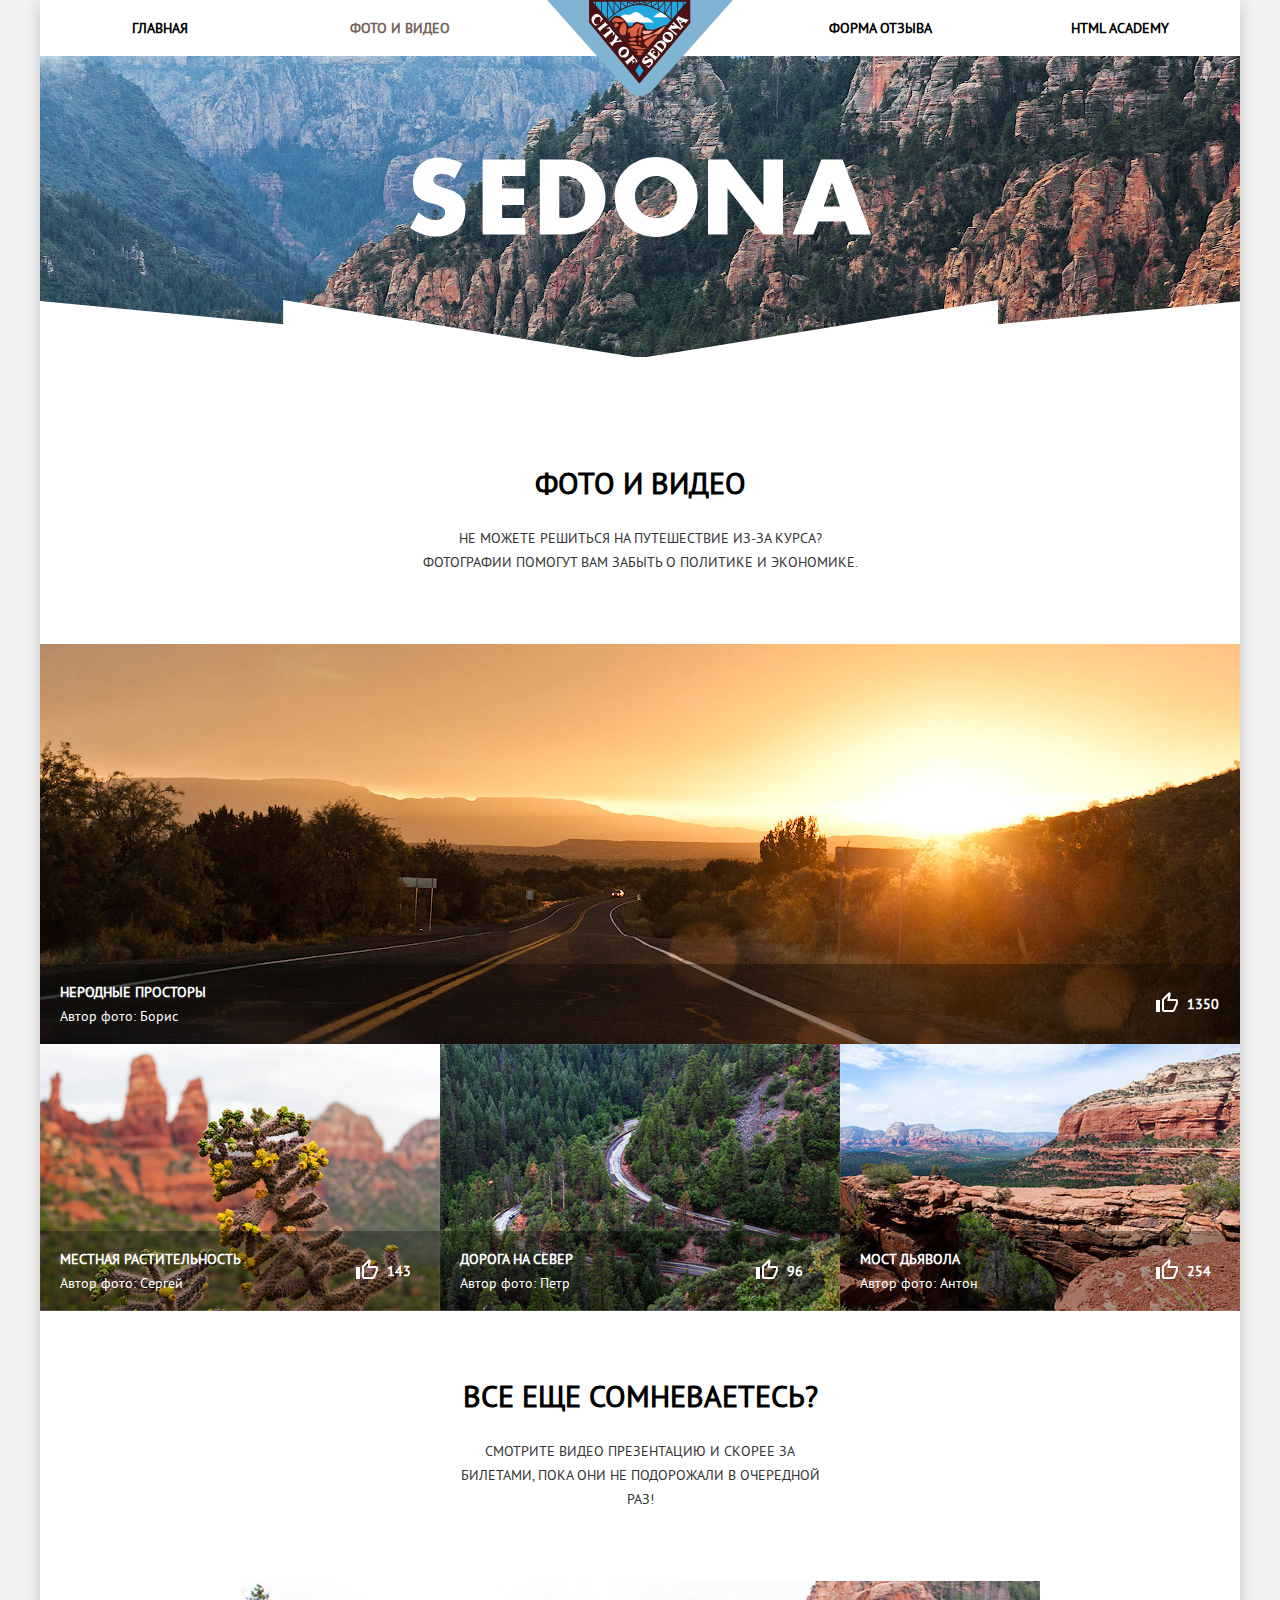
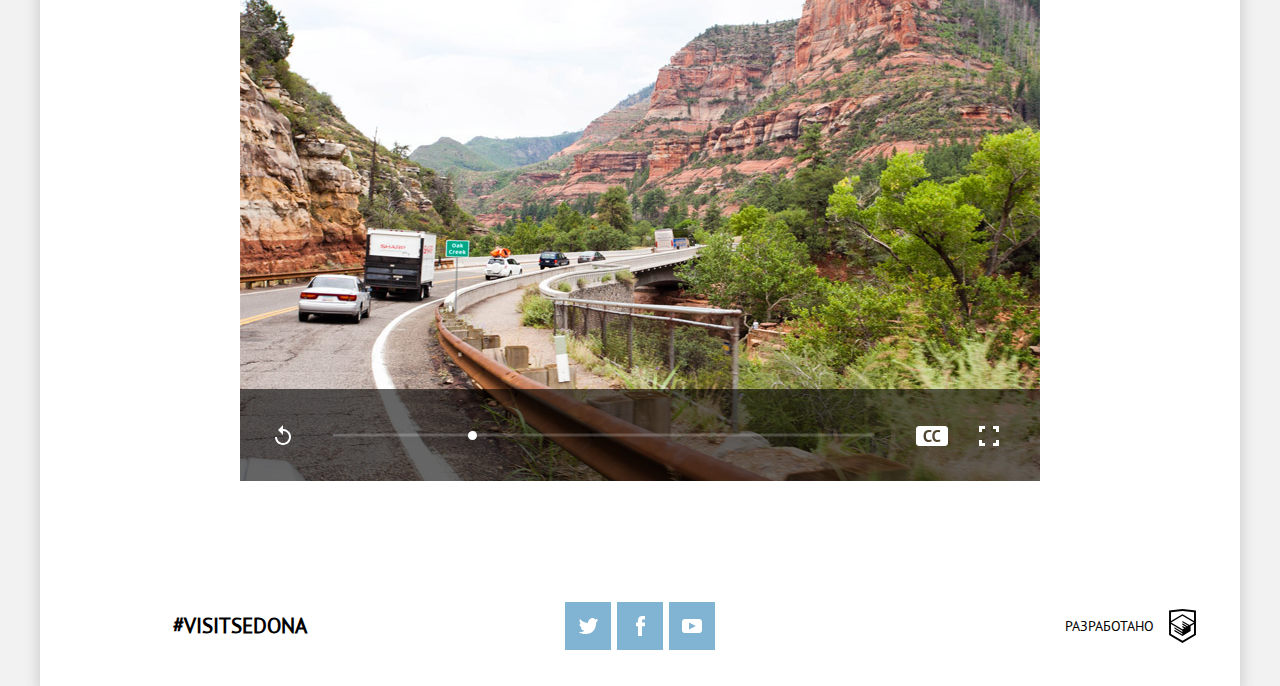
<file: sedona/photo.html>
<!DOCTYPE html>
<html lang="ru">
  <head>
    <meta charset="utf-8">
    <meta name="keywords" content="Sedona, Arizona, Седона, Аризона, Фотографии">
    <meta name="description" content="Седона - небольшой городок в Аризоне">
    <meta name="viewport" content="width=device-width,initial-scale=1">
    <title>SEDONA: Фото и Видео</title>
    <link href="css/style.css" rel="stylesheet">
    <link rel="icon" type="image/png" href="favicon-96x96.png" sizes="96x96">
    <link rel="icon" type="image/png" href="favicon-64x64.png" sizes="64x64">
    <link rel="icon" type="image/png" href="favicon-32x32.png" sizes="32x32">
    <link rel="icon" type="image/png" href="favicon-16x16.png" sizes="16x16">
  </head>
  <body>
    <div class="svg-sprite" style="height: 0; width: 0; position: absolute; visibility: hidden">
      <!-- inject:svg -->
      <svg xmlns="http://www.w3.org/2000/svg"><symbol id="icon-video-fullscreen" viewBox="0 0 20 20"><path d="M0 0v6h3V3h3V0H3zM3 14H0v6h6v-3H3zM17 0h-3v3h3v3h3V0zM17 17h-3v3h6v-6h-3z"/></symbol><symbol id="icon-video-replay" viewBox="0 0 16 20"><path fill="#5c6870" d="M8 4V0L3 5l5 5V6c3.315 0 6 2.686 6 6s-2.685 6-6 6-6-2.686-6-6H0c0 4.42 3.58 8 8 8s8-3.58 8-8-3.58-8-8-8z"/></symbol><symbol id="icon-video-subtitles" viewBox="0 0 32 20"><path d="M29 0H3C1.35 0 0 1.35 0 3v14c0 1.65 1.35 3 3 3h26c1.65 0 3-1.35 3-3V3c0-1.65-1.35-3-3-3zM14.403 15.854a8.61 8.61 0 0 1-1.678.164 5.986 5.986 0 0 1-1.976-.323c-.623-.214-1.172-.562-1.646-1.041s-.852-1.103-1.133-1.868c-.28-.766-.419-1.695-.419-2.786 0-1.134.157-2.085.471-2.851.315-.768.723-1.384 1.224-1.854a4.53 4.53 0 0 1 1.679-1.008 5.86 5.86 0 0 1 1.852-.307c.66 0 1.22.045 1.678.134.457.087.835.192 1.133.313l-.448 1.92a3.332 3.332 0 0 0-.902-.265A8.244 8.244 0 0 0 12.973 6c-.915 0-1.649.325-2.206.977-.558.651-.836 1.663-.836 3.031 0 .598.067 1.142.199 1.632.132.493.334.913.603 1.26.271.349.607.619 1.01.812.402.193.867.29 1.396.29.496 0 .915-.049 1.257-.148.342-.099.639-.227.893-.38l.463 1.841c-.354.249-.803.43-1.349.539zm8.698 0a8.618 8.618 0 0 1-1.678.164 5.986 5.986 0 0 1-1.976-.323c-.623-.214-1.172-.562-1.646-1.041s-.852-1.103-1.133-1.868c-.281-.767-.421-1.695-.421-2.786 0-1.134.157-2.085.471-2.851.314-.768.723-1.384 1.223-1.854a4.526 4.526 0 0 1 1.68-1.008 5.858 5.858 0 0 1 1.851-.307c.661 0 1.221.045 1.678.134a6.05 6.05 0 0 1 1.133.313l-.446 1.918a3.314 3.314 0 0 0-.901-.265A8.569 8.569 0 0 0 21.67 6c-.915 0-1.649.325-2.206.977-.558.651-.836 1.663-.836 3.031 0 .598.067 1.142.199 1.632.132.493.334.913.603 1.26.271.349.606.619 1.009.812.402.193.868.29 1.396.29.497 0 .915-.049 1.257-.148.342-.099.64-.227.894-.38l.463 1.841c-.353.249-.803.43-1.348.539z"/></symbol><symbol id="logo-htmlacademy" viewBox="0 0 26.943 34.09"><path d="M13.62.017L13.472 0 0 1.412v24.661l13.473 8.017 13.43-7.99.042-.025V1.412L13.62.017zm11.399 12.11L13.495 5.334l-.001-.104-.087.05-.088-.056v.109L1.925 12.118V3.147l11.548-1.212L25.02 3.147v8.98zm-11.614-5.34L24.923 13.5l-4.479 2.64-7.093-4.221-.014 1.415 5.904 3.513-.86.507-5.03-2.992-.014 1.415 3.827 2.275-.782.523-3.031-1.787-.014 1.413 1.853 1.091-1.8 1.081-11.356-6.751 11.371-6.835zm-11.48 8.34l11.411 6.791.016 1.044-7.942-4.728-.015 1.416 7.979 4.795.018 1.076-7.973-4.74-.013 1.414 8.021 4.822.046.025 8.143-4.872-.011-5.177 3.415-2.036v10.021L13.472 31.85 1.925 24.979v-9.852z"/></symbol></svg>
      <!-- endinject -->
    </div>
    <div class="wrapper-page">
      <header class="header">
        <nav class="header__nav main-nav main-nav--nojs">
          <a class="main-nav__logo-link" href="index.html">
            <picture>
              <source media="(min-width: 1200px)" srcset="img/logo-sedona-desktop.svg">
              <source media="(min-width: 768px)" srcset="img/logo-sedona-tablet.svg">
              <img class="main-nav__logo" src="img/logo-sedona-mobile.svg" alt="Logo" width="102" height="83">
            </picture>
          </a>
          <button class="main-nav__toggle main-nav__toggle--open"><span>Открыть меню</span></button>
          <button class="main-nav__toggle main-nav__toggle--close"><span>Закрыть меню</span></button>
          <ul class="maim-nav__list">
            <li class="maim-nav__item"><a href="index.html">Главная</a></li>
            <li class="maim-nav__item maim-nav__item--active"><a>Фото и видео</a></li>
            <li class="maim-nav__item"><a href="form.html">Форма отзыва</a></li>
            <li class="maim-nav__item"><a href="#">HTML Academy</a></li>
          </ul>
        </nav>
        <h1 class="header__title title">
          <span class="title__info visually-hidden">Sedona<br></span>
          <img class="title__img" src="img/text-sedona.svg" alt="" width="229" height="39">
        </h1>
      </header>
      <section class="media-content">
        <h2 class="media-content__title">Фото и Видео</h2>
        <p class="media-content__text">Не можете решиться на путешествие из-за курса? Фотографии помогут вам забыть о политике и экономике.</p>
        <div class="media-content__photo photo">
          <figure class="photo__item photo__item--big">
            <div class="photo__item-container">
              <a href="#" class="photo__card">
                <picture>
                  <source media="(min-width: 1200px)" srcset="img/photo-1-desktop@1x.jpg 1x, img/photo-1-desktop@2x.jpg 2x">
                  <source media="(min-width: 768px)" srcset="img/photo-1-tablet@1x.jpg 1x, img/photo-1-tablet@2x.jpg 2x">
                  <img class="photo__img" src="img/photo-1-mobile@1x.jpg" srcset="img/photo-1-mobile@2x.jpg 2x" alt="Неродные просторы">
                </picture>
                <div class="photo__overlay"></div>
              </a>
              <div class="photo__desc">
                <b class="photo__name">Неродные просторы</b>
                <span class="photo__author">Автор фото: Борис</span>
                <span class="photo__like">Понравилось:  <span class="photo__like-value">1350</span></span>
              </div>
            </div>
          </figure>
          <figure class="photo__item">
            <div class="photo__item-container">
              <a href="#" class="photo__card">
                <picture>
                  <source media="(min-width: 1200px)" srcset="img/photo-2-desktop@1x.jpg 1x, img/photo-2-desktop@2x.jpg 2x">
                  <source media="(min-width: 768px)" srcset="img/photo-2-tablet@1x.jpg 1x, img/photo-2-tablet@2x.jpg 2x">
                  <img class="photo__img" src="img/photo-2-mobile@1x.jpg" srcset="img/photo-2-mobile@2x.jpg 2x" alt="Местная растительность">
                </picture>
                <div class="photo__overlay"></div>
              </a>
              <div class="photo__desc">
                <b class="photo__name">Местная растительность</b>
                <span class="photo__author">Автор фото: Сергей</span>
                <span class="photo__like">Понравилось:  <span class="photo__like-value">143</span></span>
              </div>
            </div>
          </figure>
          <figure class="photo__item">
            <div class="photo__item-container">
              <a href="#" class="photo__card">
                <picture>
                  <source media="(min-width: 1200px)" srcset="img/photo-3-desktop@1x.jpg 1x, img/photo-3-desktop@2x.jpg 2x">
                  <source media="(min-width: 768px)" srcset="img/photo-3-tablet@1x.jpg 1x, img/photo-3-tablet@2x.jpg 2x">
                  <img class="photo__img" src="img/photo-3-mobile@1x.jpg" srcset="img/photo-3-mobile@2x.jpg 2x" alt="Дорога на север">
                </picture>
                <div class="photo__overlay"></div>
              </a>
              <div class="photo__desc">
                <b class="photo__name">Дорога на север</b>
                <span class="photo__author">Автор фото: Петр</span>
                <span class="photo__like">Понравилось:  <span class="photo__like-value">96</span></span>
              </div>
            </div>
          </figure>
          <figure class="photo__item">
            <div class="photo__item-container">
              <a href="#" class="photo__card">
                <picture>
                  <source media="(min-width: 1200px)" srcset="img/photo-4-desktop@1x.jpg 1x, img/photo-4-desktop@2x.jpg 2x">
                  <source media="(min-width: 768px)" srcset="img/photo-4-tablet@1x.jpg 1x, img/photo-4-tablet@2x.jpg 2x">
                  <img class="photo__img" src="img/photo-4-mobile@1x.jpg" srcset="img/photo-4-mobile@2x.jpg 2x" alt="Мост Дьявола">
                </picture>
                <div class="photo__overlay"></div>
              </a>
              <div class="photo__desc">
                <b class="photo__name">Мост Дьявола</b>
                <span class="photo__author">Автор фото: Антон</span>
                <span class="photo__like">Понравилось:  <span class="photo__like-value">254</span></span>
              </div>
            </div>
          </figure>
        </div>
        <div class="media-content__video video">
          <b class="video__title">Все еще сомневаетесь?</b>
          <p class="video__text">
            Смотрите видео презентацию и скорее за билетами, пока они не подорожали в очередной раз!
          </p>
          <div class="video__container">
            <video width="320" height="201" preload="none">
              <source src="video.mp4" type="video/mp4">
              <source src="video.ogv" type="video/ogv">
              <source src="video.webm" type="video/webm">
            </video>
            <div class="video__control">
              <div class="video__volume">
                <div class="video__volume-container">
                  <span class="video__volume-scale">
                    <span class="video__volume-slider"></span>
                  </span>
                </div>
              </div>
              <div class="video__buttons">
                <button class="video__replay" type="button">Повторное воспроизведение <svg class="video__replay-img" width="16" height="20"><use xlink:href="#icon-video-replay"></use></svg></button>
                <button class="video__subtitles" type="button">Субтитры <svg class="video__subtitles-img" width="32" height="20"><use xlink:href="#icon-video-subtitles"></use></svg></button>
                <button class="video__fullscreen" type="button">Субтитры <svg class="video__fullscreen-img" width="32" height="20"><use xlink:href="#icon-video-fullscreen"></use></svg></button>
              </div>
            </div>
          </div>
        </div>
      </section>
      <footer class="footer">
        <div class="footer__content">
          <b class="footer__tag">#visitsedona</b>
          <div class="footer__social">
            <span class="visually-hidden">Подписывайтесь на нас в соцсетях:</span>
            <a class="social-link social-link--twitter" href="https://twitter.com/">twitter</a>
            <a class="social-link social-link--facebook" href="https://facebook.com/">facebook</a>
            <a class="social-link social-link--youtube" href="https://youtube.com/">youtube</a>
          </div>
          <a class="footer__copyright" href="https://htmlacademy.ru">Разработано<svg class="footer__copyright-img" width="27" height="34"><use xlink:href="#logo-htmlacademy"></use></svg></a>
        </div>
      </footer>
    </div>
    <script src="js/picturefill.min.js"></script>
    <script src="js/script.js"></script>
  </body>
</html>
</file>
<file: scrollbar/style.css>
* {
  margin: 0;
}

body {
  font-family: "Arial", sans-serif;
}

.header {
  position: fixed;
  top: 0;
  z-index: 100;
        
  width: 100%;
  height: 50px;
  border-bottom: 1px solid #E1E6EB;
  background-color: #FFF;
  box-shadow: 0 7px 14px 0 rgba(0,0,0,0.08);
}

.wrapper {
  padding-top: 50px;
}

.sidebar {
  position: fixed;
  top: 50px;
  bottom: 0;
  width: 250px;
  overflow: hidden;
  border-right: 1px solid #E1E6EB;
}

.main {
  margin-left: 250px;
}

.main-content {
  position: relative;
}

.title {
  text-align: center;
  padding: 10px 0;
}

.box2 {
/*  position: absolute;*/
/*  top: 80px;*/
/*  right: 80px;*/
  max-width: 80%;
  height: 300px;
  background-color: coral;
  overflow: hidden;
}

.scroll {
  position: relative;
  width: 100%;
  height: 100%;
  padding-right: 30px;  /* Padding hides original sroll-bar */
  overflow-x: hidden;
  overflow-y: auto;
  perspective: 1px;
  perspective-origin: top right;
}

.thumb {
  position: absolute;
  top: 0;
  right: 0;
  z-index: 100;
  width: 10px;  /* default value */
  height: 50px;  /* default value */
  transform-origin: top right;
  transform:
      matrix3d(
        1, 0, 0, 0,
        0, 1, 0, 0,
        0, 0, 1, 0,
        0, 0, 0, -1
      )
      translateZ(-2px);
  background-color: rgba(0,0,0,0.5);  /* default value */
}

.thumb-type-1 {
  width: 10px;
  border-radius: 5px;
  background-color: rgba(0,0,0,0.5);
}

.thumb-type-2 {
  width: 5px;
  border-radius: 1px;
  background-color: rgba(170,230,255,0.65);
}
</file>
<file: digitalPrime/css/style.min.css>
/*! normalize.css v6.0.0 | MIT License | github.com/necolas/normalize.css */
html{line-height:1.15;-ms-text-size-adjust:100%;-webkit-text-size-adjust:100%}article,aside,details,figcaption,figure,footer,header,main,menu,nav,section{display:block}h1{font-size:2em;margin:.67em 0}figure{margin:1em 40px}hr{box-sizing:content-box;height:0;overflow:visible}code,kbd,pre,samp{font-family:monospace,monospace;font-size:1em}a{background-color:transparent;-webkit-text-decoration-skip:objects}abbr[title]{border-bottom:none;text-decoration:underline dotted}b,strong{font-weight:bolder}dfn{font-style:italic}mark{background-color:#ff0;color:#000}small{font-size:80%}sub,sup{font-size:75%;line-height:0;position:relative;vertical-align:baseline}sub{bottom:-.25em}sup{top:-.5em}audio,canvas,video{display:inline-block}audio:not([controls]){display:none;height:0}img{border-style:none}svg:not(:root){overflow:hidden}button,input,optgroup,select,textarea{margin:0}button,input{overflow:visible}button,select{text-transform:none}[type=reset],[type=submit],button,html [type=button]{-webkit-appearance:button}[type=button]::-moz-focus-inner,[type=reset]::-moz-focus-inner,[type=submit]::-moz-focus-inner,button::-moz-focus-inner{border-style:none;padding:0}[type=button]:-moz-focusring,[type=reset]:-moz-focusring,[type=submit]:-moz-focusring,button:-moz-focusring{outline:1px dotted ButtonText}legend{color:inherit;display:table;max-width:100%;white-space:normal}progress{display:inline-block;vertical-align:baseline}textarea{overflow:auto}[type=checkbox],[type=radio],legend{box-sizing:border-box;padding:0}[type=number]::-webkit-inner-spin-button,[type=number]::-webkit-outer-spin-button{height:auto}[type=search]{-webkit-appearance:textfield;outline-offset:-2px}[type=search]::-webkit-search-cancel-button,[type=search]::-webkit-search-decoration{-webkit-appearance:none}::-webkit-file-upload-button{-webkit-appearance:button;font:inherit}summary{display:list-item}[hidden],template{display:none}body{margin:0;font-size:16px;line-height:20px;font-weight:400;font-family:"Open Sans","Arial",sans-serif}.advices,body{color:#000;background-color:#fff}.advices__content{margin:0 120px}.advices__slider{padding:0 152px}.advices__list{width:calc(100%*3);min-height:580px}.advices__item{width:calc(100%/3)}.advices__item--tinkov{padding-bottom:20px;background:url(../img/tinkov@1x.png) no-repeat 92.5% 73px}@media (-webkit-min-device-pixel-ratio:1.5),(min-resolution:144dpi),(min-resolution:1.5dppx){.advices__item--tinkov{background-image:url(../img/tinkov@2x.png);background-size:295px auto}}.advices__author{position:relative;display:block;margin-left:-2px;margin-bottom:23px;padding-top:177px;padding-bottom:22px}.advices__author::after{content:'';position:absolute;left:1px;bottom:0;z-index:5;width:37px;height:3px;background-color:#5f29cc}.advices__text{width:445px;margin-left:1px;font-size:16px;line-height:26px}.btn{box-sizing:border-box;text-align:center;text-decoration:none;border:1px solid transparent;border-radius:2px}.btn--clr1{color:#5f29cc;border-color:#5f29cc;background-color:transparent}.btn--clr1:hover,.btn--clr2{color:#fff;background-color:#5f29cc}.btn--clr2{border-color:#5f29cc}.btn--clr2:hover{opacity:.8}.btn--clr3{color:#fff;border-color:#fff;background-color:transparent}.btn--clr3:hover{color:#ccc;border-color:#ccc}.card{text-align:center;box-shadow:0 0 20px rgba(0,0,0,.1)}.card__link{position:relative;display:block;text-decoration:none;color:#000}.card__photo{width:285px;height:310px;vertical-align:bottom}.card__person{padding:21px 28px 24px;text-align:left;border:1px solid transparent;border-top:0;border-radius:0 0 3px 3px;background-color:#fff}.card__person-name{display:block;margin-bottom:6px;font-size:20px;line-height:24px;font-weight:400;letter-spacing:-.02em}.card__person-status{display:block;font-size:14px;line-height:18px;color:gray}.card__overlay{position:absolute;top:0;left:0;bottom:0;right:0;z-index:1;border-radius:3px;background:#000;opacity:0;transition:.3s ease-in}.card__overlay:hover{opacity:.4}.category{color:#000;background-color:#fff}.category__content{margin:0 120px;padding-top:29px;padding-bottom:56px}.category__list{display:-ms-flexbox;display:flex;-ms-flex-pack:center;justify-content:center;margin:0;padding:0;list-style:none}.category__item{width:335px;padding-top:125px;text-align:center}.category__item--mentor{background-image:url(../img/icon-mentor@1x.png);background-repeat:no-repeat;background-position:50% 0}@media (-webkit-min-device-pixel-ratio:1.5),(min-resolution:144dpi),(min-resolution:1.5dppx){.category__item--mentor{background-image:url(../img/icon-mentor@2x.png);background-size:112px auto}}.category__item--expert{background-image:url(../img/icon-expert@1x.png);background-repeat:no-repeat;background-position:50% 0}@media (-webkit-min-device-pixel-ratio:1.5),(min-resolution:144dpi),(min-resolution:1.5dppx){.category__item--expert{background-image:url(../img/icon-expert@2x.png);background-size:112px auto}}.category__item--speaker{background-image:url(../img/icon-speaker@1x.png);background-repeat:no-repeat;background-position:49% 0}@media (-webkit-min-device-pixel-ratio:1.5),(min-resolution:144dpi),(min-resolution:1.5dppx){.category__item--speaker{background-image:url(../img/icon-speaker@2x.png);background-size:112px auto}}.category__item-title{font-size:22px;line-height:26px;font-weight:400}.category__item-desc{margin:13px 0;font-size:16px;line-height:26px}.category__item-desc--mentor{padding:0 10px}.category__item-desc--expert{padding:0 42px}.category__item-desc--speaker{padding:0 15px}.category__item-link{display:inline-block;width:145px;margin-top:9px;padding:9px 15px;font-size:16px;line-height:20px}.community{position:relative;color:#fff;border-bottom:1px solid #e6e5e5;background:#3e4857 url(../img/bg-community@1x.jpg) no-repeat 50% -85px}@media (-webkit-min-device-pixel-ratio:1.5),(min-resolution:144dpi),(min-resolution:1.5dppx){.community{background-image:url(../img/bg-community@2x.jpg);background-size:1440px auto}}.community::after{content:'';position:absolute;bottom:0;z-index:1;width:100%;height:160px;background:linear-gradient(to top,#000,transparent);opacity:.5}.community__content{position:relative;z-index:2;min-height:440px;margin:0 120px;padding-top:40px;padding-bottom:20px;color:inherit}.community__title{position:relative;width:460px;margin-top:32px;margin-bottom:23px;padding-bottom:23px;font-size:40px;line-height:50px;font-weight:400;color:inherit}.community__title::after{content:'';position:absolute;left:1px;bottom:0;z-index:5;width:37px;height:3px;background-color:#5f29cc}.community__desc{width:480px;margin:16px 0}.community__paragraph{font-size:16px;line-height:26px;color:inherit}.community__footer{position:absolute;right:0;bottom:24px;width:185px;text-align:right}.community__author{font-style:normal;color:inherit}.community__author-name{display:block;margin-bottom:4px;font-size:18px;line-height:22px;letter-spacing:-.025em}.community__company{display:block;font-size:12px;line-height:14px}.community__company-link{font-size:12px;line-height:14px;color:inherit}.community__company-link:hover,.main-nav__link:hover{color:#ccc}.community__help{margin-top:31px;margin-left:1px}.community__help::after{content:"";display:table;clear:both}.community__button{float:left;width:185px;margin-right:10px;padding:15px;font-size:14px;line-height:18px;text-transform:uppercase;letter-spacing:.015em}.footer{border-top:2px solid #f3f3f3}.footer__info{border-top:1px solid #e8e8e8;background-color:#f5f5f5}.footer__nav{margin:0 120px}.header{background-color:#fff}.header__nav{margin:0 120px}.help{text-align:center;color:#fff;background:#555 url(../img/bg-help@1x.jpg) no-repeat 50% 50%}@media (-webkit-min-device-pixel-ratio:1.5),(min-resolution:144dpi),(min-resolution:1.5dppx){.help{background-image:url(../img/bg-help@2x.jpg);background-size:1440px auto}}.help__content{min-height:540px;margin:0 auto}.help__advantage{display:block;width:630px;margin:0 auto;padding-top:171px;color:inherit}.help__text{width:630px;margin:20px auto;font-size:16px;line-height:26px;color:inherit}.help__button{display:inline-block;width:242px;margin-top:26px;padding:17px 15px;font-size:12px;line-height:14px;text-transform:uppercase}.logo{display:block}.logo--pos-1,.logo--pos-2{margin-top:8px;margin-right:48px;margin-left:2px}.logo--pos-2{margin-top:0;margin-right:58px}.logo__img{vertical-align:bottom}.main-nav,.main-nav__section{display:-ms-flexbox;display:flex;min-height:100px}.main-nav{-ms-flex-pack:justify;justify-content:space-between}.main-nav__section{-ms-flex-align:center;align-items:center}.main-nav__section--left{-ms-flex-pack:start;justify-content:flex-start;-ms-flex-positive:1;flex-grow:1}.main-nav__section--right{-ms-flex-pack:end;justify-content:flex-end;-ms-flex-negative:0;flex-shrink:0}.main-nav__list{display:-ms-flexbox;display:flex;-ms-flex-wrap:wrap;flex-wrap:wrap;margin:0;padding:10px 0;list-style:none}.main-nav__item{margin-right:28px;padding:10px 0}.main-nav__link{text-decoration:none;color:#000}.main-nav__link--font-s{font-size:14px;line-height:17px;letter-spacing:.01em}.main-nav__link--font-m{font-size:16px;line-height:20px}.main-nav__support{margin-right:50px;padding:10px 0}.main-nav__login{display:block;width:140px;height:42px;padding:14px 10px;font-size:12px;line-height:14px;text-align:center;text-decoration:none;text-transform:uppercase}.main-nav__copyright{font-size:12px;line-height:14px;color:gray}.participants{text-align:center;color:#000;background-color:#fafafa}.participants__content{margin:0 120px;padding-top:50px;padding-bottom:58px}.participants__title{margin:0 268px 49px}.participants__list{display:-ms-flexbox;display:flex;-ms-flex-pack:justify;justify-content:space-between;-ms-flex-wrap:wrap;flex-wrap:wrap;margin-bottom:16px}.participants__item{width:285px;margin:0 0 20px}.participants__button{display:inline-block;width:290px;margin-left:-2px;padding:15px 26px 15px 15px;font-size:14px;line-height:18px;text-transform:uppercase;letter-spacing:.02em}.partners{color:#000;background-color:#fafafa}.partners__content{margin:0 120px;padding-top:40px;padding-bottom:19px}.partners__title{margin:0 0 48px}.partners__item,.partners__list{display:-ms-flexbox;display:flex;-ms-flex-pack:center;justify-content:center}.partners__list{-ms-flex-wrap:wrap;flex-wrap:wrap;padding:0 100px;list-style:none;margin:0}.partners__item{width:180px;margin:0 5px 32px;text-align:center;-ms-flex-align:center;align-items:center}.partners__logo{display:block}.partners__logo--rostel{margin-left:-14px}.partners__logo--ford,.partners__logo--microsoft{margin-left:14px}.partners__logo--bosch{margin-bottom:16px;margin-left:-14px}.partners__logo--cybergame{margin-bottom:16px}.partners__logo--adidas{margin-left:14px}.partners__logo--itmo{margin-left:10px}.partners__logo--pentax{margin-left:-14px}.partners__logo--dg{margin-left:16px}.partners__logo--genius{margin-left:10px}.slider{position:relative}.slider__viewport{position:relative;overflow:hidden}.slider__list{position:relative;display:-ms-flexbox;display:flex;-ms-flex-pack:start;justify-content:flex-start;margin:0;padding:0;list-style:none;transition:.6s ease-in-out}.slider__button{position:absolute;top:50%;width:50px;height:50px;font-size:0;border:0;border-radius:50%;background-color:#5f29cc;outline:none;cursor:pointer;transform:translateY(-50%)}.slider__button::before{content:'';position:absolute;top:50%;left:50%;width:8px;height:13px;background-image:url(../img/arrows.png);background-repeat:no-repeat;transform:translate(-50%,-50%)}.slider__button--prev{left:0}.slider__button--prev::before{background-position:-90px -6px}@media (-webkit-min-device-pixel-ratio:1.5),(min-resolution:144dpi),(min-resolution:1.5dppx){.slider__button--prev::before{background-position:-31px -3px;background-size:52px auto}}.slider__button--next{right:0}.slider__button--next::before{background-position:-33px -42px}@media (-webkit-min-device-pixel-ratio:1.5),(min-resolution:144dpi),(min-resolution:1.5dppx){.slider__button--next::before{background-position:-3px -3px;background-size:52px auto}}.slider__button:hover{opacity:.6}.slider__button--disable{background-color:rgba(95,41,204,.1)}.slider__button--disable:hover{opacity:1}.slider__button--disable.slider__button--prev::before{background-position:-90px -31px}@media (-webkit-min-device-pixel-ratio:1.5),(min-resolution:144dpi),(min-resolution:1.5dppx){.slider__button--disable.slider__button--prev::before{background-position:-3px -21px;background-size:52px auto}}.slider__button--disable.slider__button--next::before{background-position:-53px -42px}@media (-webkit-min-device-pixel-ratio:1.5),(min-resolution:144dpi),(min-resolution:1.5dppx){.slider__button--disable.slider__button--next::before{background-position:-17px -3px;background-size:52px auto}}.social{text-align:center;color:#000;background:#fff}.social__content{margin:0 120px;padding-top:35px;padding-bottom:45px;color:inherit}.social__title{margin:0 0 25px;font-size:28px;line-height:34px;font-weight:400;color:inherit}.social__list{display:-ms-flexbox;display:flex;-ms-flex-pack:justify;justify-content:space-between;margin:0;padding:0;list-style:none}.social__item:first-child{margin-left:1px}.social__item:last-child{margin-right:1px}.social__link{display:block;width:202px;padding:13px 10px;font-size:12px;line-height:14px;text-decoration:none;border:1px solid #ebebeb}.social__link:hover{background-color:rgba(235,235,235,.5)}.social__name{position:relative;display:inline-block;padding-left:37px;padding-top:4px;padding-bottom:4px;font-size:inherit;line-height:inherit;text-transform:uppercase;color:#7d7d7d}.social__name::before{content:'';position:absolute;left:0;top:0;width:22px;height:22px;background:url(../img/sprite.png) no-repeat}.social__name--fb::before{background-position:-98px -50px}@media (-webkit-min-device-pixel-ratio:1.5),(min-resolution:144dpi),(min-resolution:1.5dppx){.social__name--fb::before{background-position:-1px -1px;background-size:72px auto}}.social__name--vk::before{background-position:-80px -98px}@media (-webkit-min-device-pixel-ratio:1.5),(min-resolution:144dpi),(min-resolution:1.5dppx){.social__name--vk::before{background-position:-49px -1px;background-size:72px auto}}.social__name--tw::before{background-position:-54px -98px}@media (-webkit-min-device-pixel-ratio:1.5),(min-resolution:144dpi),(min-resolution:1.5dppx){.social__name--tw::before{background-position:-25px -25px;background-size:72px auto}}.social__name--in::before{background-position:-2px -98px}@media (-webkit-min-device-pixel-ratio:1.5),(min-resolution:144dpi),(min-resolution:1.5dppx){.social__name--in::before{background-position:-25px -1px;background-size:72px auto}}.social__name--inst::before{background-position:-28px -98px}@media (-webkit-min-device-pixel-ratio:1.5),(min-resolution:144dpi),(min-resolution:1.5dppx){.social__name--inst::before{background-position:-1px -25px;background-size:72px auto}}.stories{color:#000;background-color:#fff}.stories__content{margin:0 120px;padding-top:53px;padding-bottom:20px}.stories__title{margin:0 0 11px}.stories__slider{padding:0 60px}.stories__list{width:calc(100%*3);padding:40px 0}.stories__item{display:-ms-flexbox;display:flex;-ms-flex-pack:center;justify-content:center;width:calc(100%/3)}.stories__card{box-sizing:border-box;max-width:305px;min-height:380px;margin:0 10px;padding:30px 30px 15px;border-radius:2px;box-shadow:0 5px 40px 0 rgba(0,0,0,.08)}.stories__photo{display:block;width:100px;height:100px;margin:0 auto;border-radius:50%}.stories__author{display:block;margin-top:15px;font-size:22px;line-height:26px;font-weight:400;text-align:center}.stories__company{display:block;font-size:14px;line-height:22px;text-align:center;color:gray}.stories__text{margin:8px 0;font-size:16px;line-height:26px;text-align:left}.support{display:-ms-flexbox;display:flex;-ms-flex-align:center;align-items:center}.support__items{display:block;width:27px;height:27px;font-size:0}.support__items--call{margin-right:10px;background:url(../img/icon-phone@1x.png) no-repeat 50% 50%}@media (-webkit-min-device-pixel-ratio:1.5),(min-resolution:144dpi),(min-resolution:1.5dppx){.support__items--call{background-image:url(../img/icon-phone@2x.png);background-size:27px auto}}.support__items--address{margin-right:9px;background:url(../img/icon-address@1x.png) no-repeat 50% 50%}@media (-webkit-min-device-pixel-ratio:1.5),(min-resolution:144dpi),(min-resolution:1.5dppx){.support__items--address{background-image:url(../img/icon-address@2x.png);background-size:27px auto}}.support__phone-number{font-size:22px;line-height:26px;letter-spacing:-.03em}.title{font-size:40px;line-height:50px;font-weight:400;letter-spacing:.02em}.title--align-center{text-align:center}.title--align-left{text-align:left}.title--ls-normal{letter-spacing:normal}.visually-hidden{position:absolute;display:none;width:1px;height:1px;margin:-1px;padding:0;border:0;clip:rect(0 0 0 0);overflow:hidden}.wrapper{width:1440px;margin:0 auto;background:#fff}
</file>
<file: Emfy/css/style.min.css>
@font-face{font-family:'Open Sans';font-style:normal;font-weight:400;src:local("Open Sans"),url(../fonts/opensans.woff2) format("woff2"),url(../fonts/opensans.woff) format("woff")}@font-face{font-family:'Open Sans';font-style:normal;font-weight:700;src:local("Open Sans"),url(../fonts/opensansbold.woff2) format("woff2"),url(../fonts/opensansbold.woff) format("woff")}@font-face{font-family:'Open Sans';font-style:normal;font-weight:300;src:local("Open Sans"),url(../fonts/opensanslight.woff2) format("woff2"),url(../fonts/opensanslight.woff) format("woff")}body{margin:0;font-size:14px;line-height:24px;font-weight:400;font-family:"Open Sans","Arial",sans-serif;color:#7f888f;background-color:#fff}.breadcrumbs{display:none}.breadcrumbs__list{margin:0;padding:0;list-style:none}@media (min-width:1200px){.breadcrumbs{display:block;border-bottom:1px solid #dadfe1}.breadcrumbs__list{margin:0 20px;padding:8px 0}.breadcrumbs__list::after{content:"";display:table;clear:both}.breadcrumbs__item{position:relative;float:left;margin-right:7px;padding-right:12px}.breadcrumbs__item:not(:last-child)::after{content:"/";position:absolute;right:0}.breadcrumbs__link{font-size:12px;color:#3d4449}.breadcrumbs__link:hover{color:#f56a6a}}.delivery{display:none}.delivery__info{color:#7f888f}@media (min-width:768px){.delivery{display:block;padding:0 20px}.delivery__filter{margin-bottom:15px}.delivery__city{width:100%;height:32px;font-size:14px;line-height:18px;color:#3d4449;background:#fff;border:1px solid #dadfe1;border-radius:3px;outline:none}}.features__title{font-size:28px;line-height:32px;font-weight:lighter;color:#f56a6a}.features__list{margin:0;padding:0;list-style:none}.features__item{margin-bottom:28px;padding-left:52px;background:url(../img/icon-feature.svg) no-repeat 0 0}.features__name{margin:0 0 10px;font-size:16px;line-height:24px;font-weight:700;color:#3d4449}.features__desc{margin:10px 0}@media (min-width:768px){.features__list{display:-ms-flexbox;display:flex;-ms-flex-direction:row;flex-direction:row;-ms-flex-wrap:wrap;flex-wrap:wrap;-ms-flex-pack:justify;justify-content:space-between}.features__item{box-sizing:border-box;width:50%}.features__item:nth-child(2n-1){padding-right:20px}.features__desc{margin-bottom:0}}@media (min-width:1200px){.features__item{width:33.33333%;padding-right:20px}.features__item:nth-child(3n){padding-right:0}}.main-menu__toggle{position:absolute;top:0;left:0;width:22px;height:22px;margin-top:35px;margin-left:20px;font-size:0;border:none;outline:none;cursor:pointer}.main-menu--closed .main-menu__toggle{background:url(../img/icon-menu-open.svg) no-repeat}.main-menu--opened .main-menu__toggle{background:url(../img/icon-menu-close.svg) no-repeat}.main-menu__list{margin:0;padding:0;list-style:none}.main-menu__item{color:#3d4449}.main-menu__item:hover{color:#f56a6a}.main-menu__link{display:block;padding:15px 20px 15px 40px;font-size:18px;line-height:20px;font-weight:700;text-decoration:none;color:inherit;border-bottom:2px solid #dadfe1;cursor:pointer}@media (max-width:767px){.main-menu--closed .main-menu__list,.main-menu--nojs .main-menu__toggle{display:none}.main-menu--nojs .main-menu__dropdown,.main-menu--nojs .main-menu__list,.main-menu--opened .main-menu__list{display:block}}@media (min-width:768px){.main-menu__toggle{display:none}.main-menu__item{cursor:pointer}.main-menu__item:hover .main-menu__dropdown{display:block}.main-menu__item--submenu .main-menu__link{position:relative}.main-menu__item--submenu .main-menu__link::before{content:"";position:absolute;top:50%;right:0;border:6px solid transparent;border-left-color:#9fa3a6;transform:translateY(-50%)}.main-menu__item--submenu:hover .main-menu__link::before{border:6px solid transparent;border-top-color:#9fa3a6;transform:none}.main-menu__link{padding:12px 0;font-size:16px;font-weight:400;border:0}.page-wrapper{display:-ms-flexbox;display:flex;-ms-flex-pack:start;justify-content:flex-start;-ms-flex-align:stretch;align-items:stretch;background:#fff}}@media (min-width:1200px){.page-wrapper{max-width:1440px;margin:0 auto}}.page-main{background:#fff}.page-main__content{margin:0 20px}@media (min-width:768px){.page-main{-ms-flex-positive:1;flex-grow:1}}.page-nav{position:relative;background:#f5f6f7}.page-nav__logo{position:relative;padding:20px 50px;text-align:center;border-bottom:2px solid #dadfe1}.page-nav__logo-link{display:inline-block;font-size:40px;line-height:48px;text-align:center;text-decoration:none;color:#3d4449}.page-nav__logo-link:hover{color:rgba(61,68,73,.5)}.page-nav__contacts{position:absolute;top:30px;right:20px;color:#3d4449}.page-nav__phone{font-size:0;line-height:0}.page-nav__phone-info{display:none}@media (min-width:768px){.page-nav{display:-ms-flexbox;display:flex;-ms-flex-direction:column;flex-direction:column;-ms-flex-pack:start;justify-content:flex-start;-ms-flex-preferred-size:215px;flex-basis:215px;-ms-flex-negative:0;flex-shrink:0}.page-nav__logo{padding:18px 0;border-bottom:0}.page-nav__logo::before{display:none}.page-nav__logo-link{font-size:48px;line-height:54px}.page-nav__menu{padding:0 20px}.page-nav__delivery{position:relative;margin-top:auto;padding-top:23px}.page-nav__delivery::before{content:"";position:absolute;top:0;left:0;width:100%;height:1px;background:linear-gradient(to right,transparent,#dadfe1,transparent)}.page-nav__contacts{position:relative;top:0;right:0;display:block;margin-top:15px;padding:15px 20px 15px 55px;background-color:#eff1f2}.page-nav__phone{font-size:14px;line-height:24px;font-weight:700;text-decoration:none;color:#3d4449}.page-nav__icon-phone{position:absolute;left:20px;top:50%;transform:translateY(-50%)}}@media (min-width:1200px){.page-nav{-ms-flex-preferred-size:255px;flex-basis:255px}.page-nav__logo-link{font-size:62px;line-height:70px}.page-nav__contacts{padding:15px 10px 10px 60px}.page-nav__phone{font-size:18px}.page-nav__phone-info{display:block}}.product__header{margin-bottom:40px}.product__title{margin:20px 0;font-size:30px;line-height:42px;color:#3d4449}.product__description-list{margin:0;padding:0;list-style:none}.product__description-item{position:relative;margin-bottom:20px;padding-left:20px}.product__description-item:after,.product__description-item:before{content:"";position:absolute;left:0;width:10px;height:2px;background:#f56a6a}.product__description-item:before{top:8px;transform:rotate(45deg)}.product__description-item:after{top:14px;transform:rotate(-45deg)}@media (min-width:1200px){.product__header{margin-bottom:70px}.product__title{font-size:36px;line-height:48px;font-weight:400}.product__description-item{font-size:16px}}.submenu--closed{display:none}.submenu__list{margin:0;padding:0;list-style:none}.submenu__link{display:block;padding:15px 20px 15px 80px;font-size:18px;line-height:20px;text-decoration:none;color:#3d4449;border-bottom:2px solid #dadfe1}.submenu__link:hover{color:#f56a6a}@media (min-width:768px){.submenu{display:none}.submenu__link{padding:10px 0 10px 20px;font-size:14px;border:0}}
</file>
<file: gllacy/css/style.min.css>
body{margin:0;font-size:16px;line-height:22px;color:#fff}body,button,input,select,textarea{font-weight:400;font-family:"Roboto","Arial",sans-serif}.site-wrapper{background-color:#849d8f}.style-gradient{background-image:-webkit-linear-gradient(rgba(255,255,255,.2) 0%,transparent 40%);background-image:linear-gradient(rgba(255,255,255,.2) 0%,transparent 40%)}.outer-wrapper{width:1200px;margin:0 auto}.bg-image{background:url(../img/bg_green_icecreams2.png) no-repeat 50% 0}.module h3,h1{font-size:35px;line-height:41px;font-weight:700;color:#fff}h1{margin:0 0 26px}.description h2{margin-top:0;margin-bottom:10px;font-size:24px;line-height:30px;font-weight:500}.catalog-item h3{font-size:16px;line-height:22px;font-weight:500;text-align:center}.wrapper{width:95.4%;margin:0 auto;padding:0 2.3%}header{padding-top:9px}.logo{float:left;margin-left:-5px;margin-right:15px}.logo img{width:154px;height:64px}nav{float:left;width:50%;padding:14px 0 18px}.main-menu{margin:0;padding:0;list-style:none;font-weight:700;line-height:18px}.main-menu>li{position:relative;float:left}.basket-full:hover .block-basket,.logo img,.main-menu>li:hover .menu-dropdown,.search:hover .block-search,.user:hover .block-user{display:block}.main-menu>li>a,.menu-dropdown a{display:block;text-decoration:none}.main-menu>li>a{border-radius:16px;padding:7px 14px;color:#fff}.main-menu span{border-bottom:1px solid rgba(255,255,255,.2)}.main-menu>li:hover>a{color:#333;background-color:#f7f6f3}.main-menu .menu-active span,.main-menu>li:hover span,.main-menu>li>a:active span{border-bottom:none}.main-menu>li>a:active{color:#333;background-color:#ededed;box-shadow:0 -2px 1px 0 #696969}.main-menu .menu-active:active>a,.main-menu .menu-active:hover>a,.main-menu .menu-active>a{color:#fff;background-color:#d07058;box-shadow:none}.menu-dropdown .menu-active>a{color:#fff}.menu-dropdown{position:absolute;top:auto;left:auto;z-index:20;display:none;margin-left:-7px;padding-top:5px;background-color:transparent}.menu-dropdown>div{width:143px;font-size:14px;line-height:16px;color:#323232;background-color:#fff;border-radius:4px;box-shadow:0 20px 20px 0 rgba(0,0,0,.4)}.menu-dropdown h3{margin:0 9px 0 6px;padding:11px 14px;font-size:inherit;border-bottom:1px solid #d1d0ce}.menu-dropdown ul{margin:0;padding:4px 0;list-style:none}.menu-dropdown li{margin-bottom:3px}.menu-dropdown a{padding:6px 10px 6px 21px;font-weight:400;color:inherit}.menu-dropdown a:hover{background-color:#fbded7}.menu-dropdown a:active{background-color:#f6b5a5}.header-top-right{max-width:290px;padding:14px 0 18px;font-size:14px;line-height:16px;font-weight:500}.header-top-right,.header-top-right>div{position:relative;float:right}.mini-basket a,.search button,.user a{position:relative}.search button{display:block;width:32px;height:32px;margin:0;padding:0;background-color:rgba(255,255,255,.2);border:none;border-radius:50%}.search button::before{content:"";position:absolute;top:50%;left:50%;width:17px;height:17px;margin-left:-8px;margin-top:-8px;background:url(../img/sprite.png) no-repeat;background-position:-5px -5px}.block-search form,.search:hover button{background-color:#f8f7f4}.search:hover button::before{background-position:-32px -5px}.block-search{position:absolute;top:32px;right:0;z-index:20;display:none;padding-top:4px;background-color:transparent}.block-search form{padding:20px 15px;border-radius:5px;box-shadow:0 20px 20px 0 rgba(0,0,0,.4)}.block-search input{width:281px;height:44px;padding:0 15px;font-size:14px;line-height:24px;font-weight:700;border:none;border-radius:4px;box-shadow:inset 0 0 0 1px #d3d3d2;outline:none}.block-search input::-webkit-input-placeholder,.block-user input::-webkit-input-placeholder,.feedback-form input::-webkit-input-placeholder,.feedback-form textarea::-webkit-input-placeholder{font-weight:400;color:#999}.block-search input:-moz-placeholder,.block-search input::-moz-placeholder,.block-user input:-moz-placeholder,.block-user input::-moz-placeholder,.feedback-form input:-moz-placeholder,.feedback-form input::-moz-placeholder,.feedback-form textarea:-moz-placeholder,.feedback-form textarea::-moz-placeholder{font-weight:400;color:#999}.block-search input:-ms-input-placeholder,.block-user input:-ms-input-placeholder,.feedback-form input:-ms-input-placeholder,.feedback-form textarea:-ms-input-placeholder{font-weight:400;color:#999}.block-search input:hover,.block-user input:hover,.feedback-form input:hover,.feedback-form textarea:hover{box-shadow:inset 0 0 0 2px #c7c6c5}.block-search input:focus,.block-user input:focus,.feedback-form input:focus,.feedback-form textarea:focus{box-shadow:inset 0 0 0 2px #8fbdec}.block-search input:focus::-webkit-input-placeholder,.block-user input:focus::-webkit-input-placeholder,.feedback-form input:focus::-webkit-input-placeholder,.feedback-form textarea:focus::-webkit-input-placeholder{color:transparent}.block-search input:focus:-moz-placeholder,.block-search input:focus::-moz-placeholder,.block-user input:focus:-moz-placeholder,.block-user input:focus::-moz-placeholder,.feedback-form input:focus:-moz-placeholder,.feedback-form input:focus::-moz-placeholder,.feedback-form textarea:focus:-moz-placeholder,.feedback-form textarea:focus::-moz-placeholder{color:transparent}.block-search input:focus:-ms-input-placeholder,.block-user input:focus:-ms-input-placeholder,.feedback-form input:focus:-ms-input-placeholder,.feedback-form textarea:focus:-ms-input-placeholder{color:transparent}.header-top-right>div>a{display:block;margin-left:10px;padding:8px 15px 8px 45px;text-decoration:none;color:#fff;background-color:rgba(255,255,255,.2);border-radius:16px}.mini-basket>a::before,.user>a::before{content:"";position:absolute;top:50%;left:16px;width:21px;height:19px;margin-top:-10px;background:url(../img/sprite.png) no-repeat;background-position:-59px -5px}.user:hover>a{color:#333;background-color:#f8f7f4}.user:hover>a::before{background-position:-90px -5px}.block-basket,.block-user{position:absolute;top:32px;right:-2px;z-index:20;display:none;padding-top:4px;background-color:transparent}.block-user form{width:241px;padding:5px 17px 22px 19px;background-color:#f8f7f4;border-radius:5px;box-shadow:0 20px 20px 0 rgba(0,0,0,.4)}.block-user label{display:block;margin-bottom:2px;margin-left:15px;visibility:hidden;font-size:11px;line-height:13px;font-weight:400;color:#999}.block-user button,.block-user input{height:44px;line-height:24px;font-weight:700;border:none;outline:none}.block-user input{display:block;margin-bottom:5px;padding:0 15px;box-shadow:inset 0 0 0 1px #d3d3d2;width:211px;font-size:14px;border-radius:4px}.block-user button{width:100px;margin-top:15px;font-size:18px;color:#fefefe;border-radius:18px;cursor:pointer}.block-user div{display:inline-block;margin-top:15px;margin-left:18px;vertical-align:top}.block-user a{display:block;font-size:13px;line-height:21px;text-decoration:none;color:#323232}.block-user a>span{border-bottom:1px solid rgba(0,0,0,.3)}.block-user a:active,.block-user a:hover{color:#e84d37}.block-user a:active span,.block-user a:hover span{border-color:rgba(236,89,60,.3)}.mini-basket>a{min-width:58px;max-width:80px}.mini-basket>a::before{height:20px;background-position:-121px -5px}.header-top-right .basket-full>a{color:#333;background-color:#f8f7f4}.basket-full>a::before{background-position:-152px -5px}.block-basket{right:0}.block-basket>div{width:510px;padding:20px 15px 21px;background-color:#f8f7f4;border-radius:5px;box-shadow:0 20px 20px 0 rgba(0,0,0,.4)}.block-basket table{border-collapse:collapse;border:none}.block-basket td{height:43px;padding:10px 0 0;font-size:13px;line-height:16px;font-weight:400;vertical-align:top;color:#323232;border:none}.block-basket .img-product{position:relative;width:37px;height:53px;padding-top:0;padding-left:26px}.img-product img{display:block;width:33px;height:33px}.remove-product{position:absolute;top:12px;left:2px;width:10px;height:10px;padding:0;font-size:0;background:0 0;border:none;cursor:pointer}.remove-product::after,.remove-product::before{content:"";position:absolute;top:5px;left:-2px;width:14px;height:1px;background-color:#353535}.remove-product::before{-webkit-transform:rotate(45deg);transform:rotate(45deg)}.remove-product::after{-webkit-transform:rotate(-45deg);transform:rotate(-45deg)}.block-basket .name-product{width:218px;padding-left:10px;padding-right:20px}.block-basket .price-product-basket,.block-basket .total-price-product{padding-left:5px;padding-right:5px;text-align:center}.block-basket .price-product-basket{width:101px}.price-product-basket span{color:#999}.block-basket .total-price-product{width:78px}.total-price-basket{margin-top:4px;padding-top:15px;font-size:15px;line-height:18px;font-weight:700;text-align:right;color:#333;border-top:1px solid #cacac7}.checkout-basket{float:right;margin-top:14px;padding:10px 15px;font-size:18px;line-height:24px;font-weight:700;text-decoration:none;color:#fefefe;border-radius:22px}.header-bottom{position:relative;color:#fff}.breadcrumbs{position:absolute;bottom:4px;width:60%}.breadcrumbs ul{margin:0;padding:0;list-style:none;font-size:14px;line-height:16px}.breadcrumbs li{float:left;margin-right:7px}.breadcrumbs li::after{content:"»";margin-left:7px}.breadcrumbs li:last-child::after{display:none}.breadcrumbs a{text-decoration:none;color:#fff;border-bottom:1px solid rgba(255,255,255,.2)}.breadcrumbs a:hover{color:#ffbc9e;border-color:rgba(249,172,159,.3)}.info-time{margin:0}.info-phone,.info-time{text-align:right;font-weight:700}.info-time{font-size:14px;line-height:16px}.info-phone{margin:5px 0 0;font-size:22px;line-height:24px}.carousel{position:relative;margin-top:275px;margin-bottom:40px;text-align:center}.block-carousel,.filter-fat input[type=radio],.filter-fillers input[type=checkbox],.filter-price input[type=text],.socials-icon span,input[name=switch]{display:none}.header-carousel{margin:30px 235px;font-size:60px;line-height:60.35px;font-weight:700;color:#fff}.block-carousel a{display:inline-block;padding:9px 40px 10px;font-size:32px;line-height:44px;font-weight:700;text-decoration:none;vertical-align:middle;border-radius:32px}.carousel-controls{position:absolute;bottom:22px;left:0}.carousel-controls label{float:left;width:19px;height:19px;margin-right:8px;background-color:transparent;border:2px solid #fff;border-radius:50%;cursor:pointer}.carousel-controls label:hover,.paginator a:hover{background-color:rgba(255,255,255,.2)}#switch-1:checked~.site-wrapper label[for=switch-1],#switch-2:checked~.site-wrapper label[for=switch-2],#switch-3:checked~.site-wrapper label[for=switch-3]{background-color:#fff}#switch-1:checked~.site-wrapper #slide-1,#switch-2:checked~.site-wrapper #slide-2,#switch-3:checked~.site-wrapper #slide-3{display:block}#switch-1:checked~.site-wrapper{background-color:#849d8f}#switch-2:checked~.site-wrapper{background-color:#8996a6}#switch-3:checked~.site-wrapper{background-color:#9d8b84}#switch-1:checked~.site-wrapper .bg-image{background-image:url(../img/bg_green_icecreams2.png)}#switch-2:checked~.site-wrapper .bg-image{background-image:url(../img/bg_lilac_icecreams2.png)}#switch-3:checked~.site-wrapper .bg-image{background-image:url(../img/bg_brown_icecreams2.png)}.style-orange{color:#fff;background:-webkit-linear-gradient(#f26843,#e74b35);background:linear-gradient(#f26843,#e74b35);box-shadow:0 2px 1px 0 #9e4334;text-shadow:0 2px 5px #954f3d}.style-orange:hover{background:-webkit-linear-gradient(#f58669,#ec6f5e);background:linear-gradient(#f58669,#ec6f5e);box-shadow:0 2px 1px 0 #ac1000;text-shadow:0 2px 5px #cc523b}.style-orange:active{background:-webkit-linear-gradient(#d74632,#e1613e);background:linear-gradient(#d74632,#e1613e);box-shadow:inset 0 2px 1px 0 #952718;text-shadow:0 2px 5px #954f3d}.module-wrapper{margin-bottom:40px}.module-wrapper .module{position:relative;width:45.4%;height:190px;padding:17px 1.75% 23px;color:#fff;border-radius:15px}.module-wrapper .module-left{float:left;background:#710c1c url(../img/raspberries.jpg) no-repeat 20% 50%}.module-wrapper .module-right{float:right;background:#3d2418 url(../img/chocolate.jpg) no-repeat 80% 50%}.module h3{margin-top:0;margin-bottom:15px}.module a,.module p{font-size:18px;font-weight:700}.module p{margin:5px 0;line-height:22px}.module a{position:absolute;bottom:0;right:0;margin-right:20px;margin-bottom:23px;padding:10px 22px 11px;line-height:24px;text-decoration:none;border-radius:23px}.filter{margin-bottom:25px}.block-filter{float:left;margin-right:14px;margin-bottom:15px;font-size:16px;line-height:18px;font-weight:500}.filter-fat{max-width:440px}.filter-fillers{max-width:710px}.filter-triage label{display:block;margin-bottom:7px;padding:0 15px;font-size:14px;line-height:16px}.filter-fat div,.filter-fillers div,.style-select{background-color:rgba(248,247,244,.2);border-radius:18px}.style-select{width:178px;height:36px;padding-left:16px;overflow:hidden;background-image:url(../img/marker.png);background-repeat:no-repeat;background-position:170px 16px}.style-select:hover{background-color:#fff;background-image:url(../img/marker_hover.png)}.style-select:hover select{color:#323232}.style-select select{width:210px;height:36px;color:#fff;background-color:transparent;border:none;outline:none;-webkit-appearance:none;-moz-appearance:none}.filter-fat p,.filter-fillers p,.filter-price p{margin:0 0 7px;padding-left:15px;font-size:14px;line-height:16px}.filter-fat div,.filter-fillers div{padding:9px 16px}.filter-fat label,.filter-fillers label{position:relative;float:left;margin-right:20px;padding-left:30px}.filter-fillers label{padding-left:32px}.filter-fat label:hover::before,.filter-fillers label:hover::before{box-shadow:inset 0 0 0 1px #fff}.filter-fat label:last-child,.filter-fillers label:last-child{margin-right:0}.filter-fat label::before,.filter-fillers label::before{content:"";position:absolute;top:-1px;left:0;width:18px;height:18px;background-color:transparent;border:1px solid #fff}.filter-fat label::before{border-radius:50%}.filter-fillers label::before{border-radius:3px}.filter-fat input[type=radio]:checked+label::after{content:"";position:absolute;top:-1px;left:0;width:12px;height:12px;margin-left:4px;margin-top:4px;background-color:#fff;border-radius:50%}.filter-fillers input[type=checkbox]:checked+label::before{background:url(../img/checked.png) no-repeat 3px 3px}.block-filter .disabled+label::after,.block-filter .disabled+label::before{opacity:.4}.block-filter .disabled+label:hover::after,.block-filter .disabled+label:hover::before{box-shadow:none}.filter-price>div{padding:16px;background-color:rgba(248,247,244,.2);border-radius:18px}.filter-price .scale{position:relative;width:188px;height:4px;box-sizing:border-box;padding-left:21px;padding-right:61px;background-color:rgba(248,247,244,.5)}.filter-price .left-range,.filter-price .right-range{position:absolute;top:-8px;float:left;width:20px;height:20px;background-color:#f8f7f4;border-radius:50%;box-shadow:0 2px 1px 0 rgba(0,0,0,.1);cursor:pointer}.filter-price .left-range{left:20px}.filter-price .right-range{right:60px}.filter-price .indicator{width:100%;height:100%;background-color:#f8f7f4}.filter .button-filter{float:left;width:144px;margin-top:23px;margin-left:7px;padding:9px 0;font-size:inherit;line-height:18px;font-weight:500;text-decoration:none;text-align:center;color:#fff;background-color:rgba(248,247,244,.2);border-radius:18px;box-shadow:inset 0 0 0 2px #fff}.filter .button-filter:active,.filter .button-filter:hover{background-color:#fff;color:#323232}.filter .button-filter:active{border:none;box-shadow:inset 0 2px 1px 0 #6c6d6c}.catalog-row{margin-bottom:38px}.catalog-item{position:relative;float:left;width:23.3%;margin-right:2.26%}.catalog-item:nth-child(4n){margin-right:0}.catalog-item:hover::before{content:"";position:absolute;top:-9px;bottom:-78px;left:-10px;right:-10px;z-index:5;background-color:#fff;border-radius:4px;box-shadow:0 20px 20px 0 rgba(0,0,0,.4);opacity:.2}.catalog-item .product,.catalog-item .product-price,.catalog-item h3{position:relative;z-index:1}.catalog-item:hover .product,.catalog-item:hover .product-price,.catalog-item:hover h3{z-index:10}.catalog-item:hover .container-review,.map img{display:block}.catalog-item .product{width:267px;height:267px}.hit::after{content:"";position:absolute;top:0;left:0;z-index:10;width:61px;height:61px;background:url(../img/sprite.png) no-repeat -183px -5px;border-radius:50%}.catalog-item .product-price{margin-top:-65px;font-size:45px;line-height:45px;font-weight:700;text-shadow:0 1px 3px rgba(49,50,53,.5)}.catalog-item .product-price span{font-size:30px}.catalog-item h3{margin:22px 5px 0}.catalog-item h3 a{color:#fff;text-decoration:none;border-bottom:1px solid rgba(255,255,255,.2)}.catalog-item h3 a:hover{color:#ffbc9e;border-color:#a7a294}.catalog-item .container-review{position:absolute;z-index:10;display:none;width:100%;text-align:center}.catalog-item .review{display:inline-block;max-width:100%;margin:17px auto 0;padding:11px 14px 9px;font-size:18px;line-height:24px;font-weight:700;text-decoration:none;border-radius:20px}.paginator{margin-top:80px;margin-bottom:30px}.paginator div{float:right;margin-right:-4px}.paginator a{float:left;box-sizing:border-box;min-width:26px;margin-left:3px;padding:5px 4px 3px;font-size:16px;line-height:18px;font-weight:500;text-decoration:none;text-align:center;color:#fff;border-radius:50%}.paginator .next,.paginator .prev{position:relative;text-indent:-1000px;overflow:hidden}.paginator .next::after,.paginator .next::before,.paginator .prev::after,.paginator .prev::before{content:"";position:absolute;top:50%;left:50%;width:10px;height:2px;background:#fff}.paginator .prev::before{margin-top:-4px;margin-left:-7px;-webkit-transform:rotate(-45deg);transform:rotate(-45deg)}.paginator .next::before,.paginator .prev::after{margin-top:2px;margin-left:-7px;-webkit-transform:rotate(45deg);transform:rotate(45deg)}.paginator .next::before{margin-top:-4px;margin-left:-2px}.paginator .next::after{margin-top:2px;margin-left:-2px;-webkit-transform:rotate(-45deg);transform:rotate(-45deg)}.paginator .current,.paginator .current:hover,.paginator a:active{color:#323232;background-color:#fff}.paginator .next:active::after,.paginator .next:active::before,.paginator .prev:active::after,.paginator .prev:active::before{background-color:#323232}.paginator .disabled{opacity:.2;cursor:default}.paginator .disabled:active,.paginator .disabled:hover{background-color:transparent}.paginator .disabled:active::after,.paginator .disabled:active::before{background-color:#fff}.description{padding:24px 20px;margin-bottom:40px;color:#323232;background:#eee3cb url(../img/bg_wafer.jpg);border-radius:15px}.description-row{margin-top:10px}.description-col{position:relative;float:left;width:43.2%;margin-right:2.6%;padding-left:57px;padding-right:3px;padding-top:12px}.description-col:nth-child(2n){margin-right:0}.description-col p,.news p{margin:0}.description-col::before{content:"";position:absolute;top:0;left:0;width:48px;height:48px;background:url(../img/sprite.png) no-repeat;border-radius:50%}.icon-icecream::before{background-position:-63px -35px}.icon-cow::before{background-position:-5px -35px}.icon_leaf::before{background-position:-122px -35px}.icon_therm::before{background-position:-5px -94px}.container{margin-bottom:40px}.news,.subscription{border-radius:15px}.news{float:left;width:45.42%;height:174px;padding:23px 20px;background:#fff url(../img/bg_strawberry.jpg) no-repeat -52px -225px}.news p{font-weight:500}.news h3{margin:4px 45% 4px 0;font-size:24px;line-height:30px}.news,.news a{color:#323232}.news a:hover{color:#e84d37}.subscription{float:right;width:47.95%;height:210px;padding:5px 5px 5px 6px;color:#5a5a5a;background:#f8f7f4 url(../img/bg_post.png) 2px 0}.subscription form{width:92.35%;height:170px;padding:20px 21px;background:#f8f7f4;border-radius:10px}.subscription p{margin:9px 0}.subscription-form{margin-top:21px}.subscription-form input{float:left;width:338px;padding:10px 14px;font-size:16px;line-height:22px;border:none;border-radius:5px;box-shadow:0 0 0 1px #d3d3d2;outline:none}.subscription label{display:block;visibility:hidden;margin-bottom:3px;padding-left:14px;font-size:11px;line-height:13px}.subscription-form input:hover{box-shadow:0 0 0 2px #c7c6c5}.subscription-form input:focus{box-shadow:0 0 0 2px #8fbdec}.subscription-form input:focus::-webkit-input-placeholder{color:transparent}.subscription-form input:focus:-moz-placeholder,.subscription-form input:focus::-moz-placeholder{color:transparent}.subscription-form input:focus:-ms-input-placeholder{color:transparent}.subscription-form button{float:right;margin-top:-2px;padding:10px 18px;font-weight:700;color:#fefefe;border:none;border-radius:22px}.subscription-form button:active{outline:none}.map{position:relative;width:100%;height:430px;margin:0 auto;background:#e8e2c8 url(../img/map.jpg) no-repeat}.contacts{position:absolute;top:62px;right:27px;width:252px;padding:28px 25px 32px;color:#323232;background-color:#fff;border-radius:15px}.contacts p{margin:0 30px 0 0;font-size:14px;line-height:20px}.contacts a,.contacts b,.subscription-form button{font-size:18px;line-height:24px}.contacts b{display:block;margin-top:2px}.contacts a,.info-supplier a{display:block;text-decoration:none}.contacts a{width:100%;margin-top:25px;padding:10px 0;font-weight:700;text-align:center;border-radius:22px;color:#fefefe}.footer-line{border-top:1px solid rgba(255,255,255,.3)}.socials{float:left;width:26.2%;padding-top:35px;padding-bottom:30px}.socials-icon{float:left;width:31px;height:31px;margin-right:12px;border-radius:50%;border:3px solid rgba(255,255,255,.5);background:url(../img/sprite.png) no-repeat;opacity:.8}.twitter{background-position:-106px -136px}.instagram{background-position:-63px -136px}.facebook{background-position:-105px -94px}.vk{background-position:-63px -94px}.socials-icon:hover{opacity:1}.socials-icon:active{opacity:.9;box-shadow:inset 0 2px 1px 0 #888}.info-supplier{float:left;width:40.2%;margin-left:8.7%;padding-top:33px;padding-bottom:29px}.info-supplier div{position:relative;float:left;margin-right:9px;padding-left:22px}.icon-heart::before{content:"";position:absolute;top:3px;left:0;width:15px;height:13px;background:url(../img/sprite.png) no-repeat -181px -76px}.info-supplier a{margin-bottom:4px;font-size:13px;line-height:18px;color:#fff}.info-supplier a:last-child{margin-bottom:0}.footer-logo p a,.info-supplier b,.info-supplier span{border-bottom:1px solid rgba(255,255,255,.2)}.footer-logo p a:hover,.info-supplier a:active b,.info-supplier a:active span,.info-supplier a:hover b,.info-supplier a:hover span{border-color:rgba(249,172,159,.3)}.footer-logo{float:right;max-width:22.7%;padding-top:18px;padding-bottom:24px}.footer-logo img{display:block;margin-left:1px}.footer-logo p{margin:4px 0 0;font-size:12px;line-height:18px}.footer-logo p a{font-size:inherit;line-height:inherit;text-decoration:none;color:#fff}.footer-logo p a:hover,.info-supplier a:active,.info-supplier a:hover{color:#ffbc9e}.modal-content{position:fixed;top:50%;left:50%;z-index:100;display:none;width:428px;margin-left:-238px;margin-top:-221px;padding:17px 25px 27px 24px;color:#323232;background-color:#f8f7f4;border-radius:10px}.modal-content-show{display:block}.modal-content .modal-content-close{position:absolute;top:15px;right:15px;width:18px;height:18px;font-size:0;background-color:transparent;border:none;cursor:pointer}.modal-content .modal-content-close::after,.modal-content .modal-content-close::before{content:"";position:absolute;top:8px;left:-2px;width:22px;height:2px;background-color:#000;border-radius:1px}.modal-content .modal-content-close::before{-webkit-transform:rotate(45deg);transform:rotate(45deg)}.modal-content .modal-content-close::after{-webkit-transform:rotate(-45deg);transform:rotate(-45deg)}.modal-content b{display:block;margin-bottom:3px;font-size:24px;line-height:28px;font-weight:500}.feedback-form label{display:block;margin-bottom:2px;margin-left:15px;visibility:hidden;font-size:11px;line-height:13px;font-weight:400;color:#999}.site-wrapper .ladel-visibility{visibility:visible}.site-wrapper .text-blue{color:#5b9ddf}.feedback-form input,.feedback-form textarea{display:block;box-shadow:inset 0 0 0 1px #d3d3d2;font-size:16px;border-radius:4px}.feedback-form input{width:237px;height:44px;margin-bottom:5px;padding:0 15px}.feedback-form button,.feedback-form input,.feedback-form textarea{line-height:24px;font-weight:700;border:none;outline:none}.feedback-form textarea{margin-top:20px;margin-bottom:25px;padding:8px 15px;resize:none;box-sizing:border-box;width:100%;height:155px}.feedback-form button{float:right;width:137px;height:44px;font-size:18px;color:#fefefe;border-radius:20px;cursor:pointer}.modal-overlay{position:fixed;top:0;left:0;z-index:90;display:none;width:100%;height:100%;background:rgba(0,0,0,.3)}@-webkit-keyframes shake{0%,to{-webkit-transform:translateX(0);transform:translateX(0)}10%,30%,50%,70%,90%{-webkit-transform:translateX(-15px);transform:translateX(-15px)}20%,40%,60%,80%{-webkit-transform:translateX(15px);transform:translateX(15px)}}@keyframes shake{0%,to{-webkit-transform:translateX(0);transform:translateX(0)}10%,30%,50%,70%,90%{-webkit-transform:translateX(-15px);transform:translateX(-15px)}20%,40%,60%,80%{-webkit-transform:translateX(15px);transform:translateX(15px)}}.modal-content-error{-webkit-animation:shake .7s;animation:shake .7s}.modal-overlay-show{display:block}.clearfix::after{content:"";display:table;clear:both}
</file>
<file: mishka/css/style.min.css>
@font-face{font-family:'Open Sans';font-style:normal;font-weight:400;src:local("Open Sans"),url(../fonts/opensans.woff2) format("woff2"),url(../fonts/opensans.woff) format("woff")}@font-face{font-family:'Open Sans';font-style:normal;font-weight:700;src:local("Open Sans"),url(../fonts/opensansbold.woff2) format("woff2"),url(../fonts/opensansbold.woff) format("woff")}body{margin:0;font-size:15px;line-height:24px;color:#444;background-color:#fff}.btn,body,input,textarea{font-weight:400;font-family:"Open Sans","Arial",sans-serif}.btn{display:block;padding:16px 0;font-size:17px;line-height:16px;font-weight:700;text-decoration:none;text-transform:uppercase;text-align:center;color:#444;background-color:transparent;border:2px solid #444}.btn:hover{color:#fff;background-color:#444}.btn:active{color:rgba(255,255,255,.3);background-color:#444}.catalog-item{display:-ms-flexbox;display:flex;-ms-flex-direction:column;flex-direction:column;margin-bottom:30px}.catalog-item:hover .catalog-item__description{box-shadow:0 6px 10px 0 rgba(0,0,0,.1)}.catalog-item:active .catalog-item__description{box-shadow:0 3px 5px 0 rgba(0,0,0,.1)}.catalog-item__photo{cursor:pointer}.catalog-item__photo img{width:260px;height:195px;vertical-align:top}.catalog-item__description{padding:25px 26px 0 27px;border:1px solid #ededed}.catalog-item__title{margin:0 0 5px}.catalog-item__title a{font-size:17px;line-height:24px;font-weight:700;text-decoration:none;color:#000;cursor:pointer}.catalog-item__title a:hover{color:rgba(0,0,0,.6)}.catalog-item__title a:active{color:rgba(0,0,0,.3)}.catalog-item__options{font-size:13px;line-height:30px}.catalog-item__order{display:-ms-flexbox;display:flex;-ms-flex-pack:justify;justify-content:space-between;padding:21px 0 27px;margin-top:19px;border-top:1px solid #ececec}.catalog-item__price{color:#000}.catalog-item__basket{width:21px;height:19px;font-size:0;cursor:pointer}.catalog-item__basket-icon{fill:rgba(34,31,31,.2)}.catalog-item__basket:hover .catalog-item__basket-icon{fill:#63d1bb}.catalog-item__basket:active .catalog-item__basket-icon{fill:rgba(99,209,187,.3)}.checkbox:last-of-type .checkbox__label{margin-bottom:0}.checkbox__input{display:none}.checkbox__label{position:relative;display:block;margin-top:18px;margin-bottom:22px;padding:11px 15px 10px 64px;font-size:17px;line-height:18px;font-weight:700;color:#000}.checkbox__label::before{content:"";position:absolute;top:50%;left:0;width:36px;height:35px;background-color:transparent;border:2px solid #444;transform:translateY(-50%)}.checkbox__label:hover::before{border-color:#62d1ba}.checkbox__label:active::before,.modal__size-select label:hover{border-color:#c7c7c7}.checkbox__input:checked+.checkbox__label::before{background-image:url(../img/icon-tick.svg);background-repeat:no-repeat;background-position:50% 50%;background-size:22px 16px}.contacts{margin-bottom:39px}.contacts__content{width:260px;margin:0 auto;padding:0 30px}.contacts__title{margin:0 0 26px;font-size:18px;line-height:30px;font-weight:700;color:#000}.contacts__items{margin-bottom:36px;font-size:15px;line-height:30px}.contacts__item{display:-ms-flexbox;display:flex;margin-bottom:30px}.contacts__item-address,.contacts__item-email{width:75px;font-weight:400}.contacts__item-email-value{width:183px;text-decoration:none;color:#444}.contacts__item-email-value span{border-bottom:1px solid #62d1ba}.contacts__item-email-value:hover{color:#46c1ae}.contacts__item-email-value:hover span{border-bottom-color:#46c1ae}.contacts__item-email-value:active{color:rgba(70,193,174,.3)}.contacts__item-email-value:active span{border-bottom-color:rgba(70,193,174,.1)}.contacts__item-address-value{width:163px;margin:0;padding-right:20px}.contacts__map,.contacts__map iframe{width:100%;height:457px}.contacts__map iframe{vertical-align:bottom}.contacts__feedback{width:256px;margin-left:auto;margin-right:auto;margin-top:39px;font-size:18px}.fieldset-title{position:relative;display:-ms-flexbox;display:flex;width:100%;padding:0;margin-bottom:6px;font-size:17px;line-height:17px;font-weight:700;text-transform:uppercase;color:#62d1ba}.fieldset-title::after{content:"";position:absolute;right:0;top:50%;z-index:2;width:calc(100% - 62px);height:1px;margin-top:-1px;background-color:#62d1ba}.fieldset-title--mail::after{width:calc(100% - 81px)}.input-field{display:block;width:100%;margin-bottom:24px;padding:14px 0;font-size:17px;line-height:21px;font-weight:400;color:#444;background-color:transparent;border:0;border-bottom:2px solid #000;border-radius:0;outline:none}.input-field:last-of-type{margin-bottom:0}.input-field--mail,.input-field--phone{padding-right:45px;box-sizing:border-box}.input-field::-webkit-input-placeholder{color:rgba(68,68,68,.3)}.input-field:-moz-placeholder,.input-field::-moz-placeholder{color:rgba(68,68,68,.3)}.input-field:-ms-input-placeholder{color:rgba(68,68,68,.3)}.input-field:active,.input-field:hover{border-bottom-color:#62d1ba}.input-field--mail:active+.user-email__icon,.input-field--mail:hover+.user-email__icon,.input-field--phone:active+.user-phone__icon,.input-field--phone:hover+.user-phone__icon,.navigation__main-menu-item:hover .navigation__menu-icon{fill:#62d1ba}.label-field{display:block;font-size:17px;line-height:18px;font-weight:700;color:#000}.label-field:first-of-type{margin-top:23px}.label-field--hidden,.modal,.modal__size-select input[type=radio]{display:none}.modal{position:fixed;top:50%;left:50%;z-index:100;width:260px;padding:35px 30px 46px;background-color:#fff;border-top:1px solid #c7c7c7;border-bottom:1px solid #c7c7c7;box-shadow:0 5px 10px 0 rgba(0,0,0,.25);transform:translate(-50%,-50%)}.modal--show{display:block}.modal__header,.modal__text{display:block;line-height:30px;text-align:center}.modal__header{padding:0 50px;text-transform:uppercase;margin-bottom:10px;font-size:25px;color:#000}.modal__text{margin-bottom:20px;font-size:15px;color:#444}.modal__size-select{display:-ms-flexbox;display:flex;-ms-flex-pack:justify;justify-content:space-between}.modal__size-select label{width:78px;padding:15px 0;font-size:17px;line-height:18px;font-weight:700;text-align:center;border:2px solid #ececec}.modal__size-select input[type=radio]:checked+label{border-color:#63d1bb}.modal__add-basket{display:block;width:100%;margin-top:31px;padding:16px 0;font-size:17px;line-height:20px;font-weight:700;text-decoration:none;text-transform:uppercase;text-align:center;color:#fff;background-color:#63d1bb}.modal-overlay{position:fixed;top:0;left:0;z-index:90;display:none;width:100%;height:100%;background:rgba(255,255,255,.9)}.modal-overlay--show{display:block}.navigation{position:relative;color:#000;background-color:#fff}.navigation__toggle{position:absolute;top:0;right:0;z-index:10;font-size:0;background-color:transparent;border:0;outline:none}.navigation--closed .navigation__toggle{width:20px;height:14px;margin-top:32px;margin-right:31px;background:url(../img/icon-menu-open.svg) no-repeat}.navigation--opened .navigation__toggle{width:21px;height:21px;margin-top:30px;margin-right:30px;background:url(../img/icon-menu-close.svg) no-repeat}.navigation__logo-menu{display:inline-block;width:100%;text-align:center;padding:21px 0 22px;border-top:1px solid #ececec;border-bottom:1px solid #ececec}.navigation__logo img{width:86px;height:35px;vertical-align:bottom}.navigation__logo:hover{opacity:.6}.navigation__logo:active,.page-footer__copyright:active,.page-main__video-button:active{opacity:.3}.navigation__main-menu{margin:0;padding:0;list-style:none;text-align:left;overflow:hidden}.navigation__main-menu-item a{display:block;min-height:24px;padding:28px 0 28px 76px;font-size:17px;line-height:24px;font-weight:700;color:#000;text-decoration:none;border-bottom:1px solid #ececec}.navigation__main-menu-item--basket a,.navigation__main-menu-item--search a{position:relative}.navigation__main-menu-item:hover a{color:rgba(0,0,0,.6)}.navigation__main-menu-item:active a{color:rgba(0,0,0,.3)}.navigation__main-menu-item:active .navigation__menu-icon{fill:rgba(98,209,186,.3)}.navigation__menu-icon{position:absolute;left:32px;top:50%;fill:rgba(34,31,31,.2);transform:translateY(-50%)}.navigation__menu-icon--search{width:18px;height:18px}.navigation__menu-icon--basket{width:21px;height:19px}.navigation__bottom{display:none}.navigation__menu-item:hover a{color:rgba(0,0,0,.6)}.navigation__menu-item:active a{color:rgba(0,0,0,.3)}.order__content,.order__footer{padding:0 30px}.order__item{position:relative;padding:0;margin:0 0 32px;border:0}.order__wrapper:nth-last-of-type(2) .order__item{margin-bottom:0}.order__note{margin:17px 0;font-size:14px;line-height:16px}.order__button{width:100%;margin-top:30px}.order__title--hidden{display:none}.page-footer{background-color:#f1f1f1}.page-footer__content{padding:0 30px}.page-footer__logo{display:none}.page-footer__social{display:-ms-flexbox;display:flex;-ms-flex-pack:center;justify-content:center;-ms-flex-align:end;align-items:flex-end;margin-left:-4px;padding-top:24px;padding-bottom:27px;border-bottom:1px solid #e5e5e5}.social-link--instagram,.social-link--twitter{margin-bottom:2px}.page-footer__copyright{display:block;margin:0;padding:20px 0 22px;font-size:19px;line-height:34px;font-weight:700;text-align:center;text-decoration:none;vertical-align:middle;color:#000}.page-footer__copyright:hover svg{fill:#46c1ae}.page-footer__copyright svg{margin-left:30px;vertical-align:middle;fill:#63d1bb}.page-header{min-width:320px}.page-main__title{margin:0;padding:70px 0 76px;text-align:center;font-size:27px;line-height:30px;font-weight:700;color:#000;background-color:#f1f1f1}.page-main__content{padding:0 30px}.page-main__catalog{width:260px;margin:30px auto 0}.page-main__production{display:-ms-flexbox;display:flex;-ms-flex-direction:column;flex-direction:column;width:260px;margin:0 auto 58px}.page-main__production p{margin:0 0 14px;font-size:13px;line-height:24px}.page-main__production-title{position:relative;margin:0;padding:24px 15px 23px 90px;font-size:17px;line-height:24px;font-weight:700;color:#000;border:1px solid #ececec;border-bottom:0}.page-main__production-title:before{content:"";position:absolute;top:50%;left:33px;width:32px;height:32px;background:url(../img/icon-video.svg) no-repeat;transform:translateY(-55%)}.page-main__production-video{position:relative;width:260px;height:150px}.page-main__production-video video{width:260px;height:150px;vertical-align:top}.page-main__video-button{position:absolute;top:50%;left:50%;width:102px;height:78px;margin:4px 0 0;padding:0;font-size:0;background-color:transparent;border:0;cursor:pointer;outline:none;transform:translate(-50%,-50%)}.page-main__video-button:hover svg{transform:scale(1.2)}.page-main__video-button:active svg{transform:scale(.8)}.page-main__production-info{padding:27px 33px 32px;border:1px solid #ececec;border-top:0}.page-main__production:hover .page-main__production-info{box-shadow:0 12px 10px -5px rgba(0,0,0,.1),5px 0 10px -6px rgba(0,0,0,.1),-5px 0 10px -6px rgba(0,0,0,.1)}.page-main__production:active .page-main__production-info{box-shadow:0 6px 5px -3px rgba(0,0,0,.1),3px 0 5px -3px rgba(0,0,0,.1),-3px 0 5px -3px rgba(0,0,0,.1)}.page-main__production-order{margin-top:25px}.page-main__text-info{margin-top:23px;margin-bottom:10px;font-size:13px}.page-main__order{margin-top:23px;margin-bottom:55px}.products{min-width:320px;margin-bottom:27px;color:#000;overflow:hidden}.products__title{width:260px;margin:0 auto;padding:70px 0 122px;text-align:center;font-size:27px;line-height:30px;font-weight:700;color:#000}.products__item{position:relative;display:block;text-decoration:none}.products__item--interior{background-color:#63d1bb}.products__item--toys{background-color:#56c3b2}.products__item:hover{margin-top:-5px;padding-bottom:5px}.products__item--interior:hover{background-color:#59d5bc}.products__item--toys:hover{background-color:#46c1ae}.products__item:active .products__item-title{color:rgba(255,255,255,.3)}.products__item:active .products__icon{fill:rgba(20,144,128,.3)}.products__item-title{width:130px;margin:0;padding:26px 0 29px 30px;font-size:19px;line-height:24px;font-weight:700;color:#fff}.products__icon{position:absolute;top:50%;fill:rgba(20,144,128,.5);transform:translateY(-50%)}.products__icon--interior{right:36px;width:41px;height:62px}.products__icon--toys{right:26px;width:61px;height:61px}.radio:first-of-type .radio__label{margin-top:18px}.radio__input{display:none}.radio__label{position:relative;display:block;margin-top:3px;margin-bottom:0;padding:10px 15px 11px 63px;font-size:17px;line-height:18px;font-weight:700;color:#000}.radio__label::before{content:"";position:absolute;top:0;left:0;width:16px;height:16px;padding:10px;background-clip:content-box;background-color:transparent;border-radius:50%;border:2px solid #444}.radio__label:hover::before{border-color:#62d1ba}.radio__label:active::before{border-color:#c7c7c7}.radio__input:checked+.radio__label::before{background-color:#62d1ba}.reviews{position:relative;margin-bottom:36px;padding-bottom:51px}.reviews::after{content:"";position:absolute;bottom:0;width:100%;height:7px;background:url(../img/bg-zigzag-line.svg) repeat-x;background-size:auto 7px}.reviews__content{padding:0 30px}.reviews__title{margin:0 0 24px;font-size:25px;line-height:30px;font-weight:700;color:#000}.reviews__item{margin:0 0 32px}.reviews__item p{font-size:15px;line-height:30px}.reviews__author-name{display:block;margin-top:27px;font-size:18px;line-height:24px;font-weight:700;font-style:normal;color:#000}.reviews__author-contact{line-height:30px;font-weight:400;text-decoration:none;color:#444}.reviews__navigation{margin-bottom:38px;font-size:0;text-align:center}.reviews__button{width:130px;height:52px;font-size:0;background-color:transparent;border:1px solid #ececec;outline:none;cursor:pointer}.reviews__button--prev{border-right-width:0}.reviews__button-icon{fill:#000}.reviews__button:hover .reviews__button-icon{fill:rgba(0,0,0,.6)}.reviews__button:active .reviews__button-icon{fill:rgba(0,0,0,.3)}.reviews__add-review{width:260px;margin:0 auto;box-sizing:border-box}.shop-info{margin-bottom:54px}.shop-info__content{padding:0 30px}.shop-info__title{margin:0 0 32px;font-size:25px;line-height:30px;font-weight:700;color:#000}.shop-info__subtitles{margin:0;padding:0;list-style:none}.shop-info__subtitle{position:relative;margin-bottom:29px;padding-top:54px;font-size:17px;line-height:1.2;font-weight:700;color:#000}.shop-info__subtitle::before{content:"";position:absolute;top:0;left:0;width:30px;height:10px}.shop-info__subtitle--material{padding-right:25%}.shop-info__subtitle--material::before{width:33px;height:38px;margin-left:8px;background:url(../img/icon-feature-1.svg) no-repeat}.shop-info__subtitle--style{padding-right:22%}.shop-info__subtitle--style::before{width:47px;height:27px;background:url(../img/icon-feature-3.svg) no-repeat}.shop-info__subtitle--like{padding-right:28%}.shop-info__subtitle--like::before{width:34px;height:28px;margin-left:7px;margin-top:4px;background:url(../img/icon-feature-5.svg) no-repeat}.shop-info__subtitle--work{padding-right:18%}.shop-info__subtitle--work::before{width:35px;height:34px;margin-top:2px;margin-left:2px;background:url(../img/icon-feature-2.svg) no-repeat}.shop-info__subtitle--producer::before{width:55px;height:23px;margin-top:3px;margin-left:-5px;background:url(../img/icon-feature-4.svg) no-repeat}.shop-info__subtitle--packing{padding-right:22%}.shop-info__subtitle--packing::before{width:33px;height:32px;margin-left:2px;background:url(../img/icon-feature-6.svg) no-repeat}.social-link{margin-right:40px;font-size:0;fill:#231f20}.social-link:last-of-type{margin-right:0}.social-link--instagram{width:22px;height:21px}.social-link--facebook{width:15px;height:29px}.social-link--twitter{width:24px;height:20px}.social-link:hover{fill:#46c1ae}.social-link:active{fill:rgba(70,193,174,.3)}.textarea-field{display:block;padding:16px;box-sizing:border-box;font-size:17px;line-height:18px;color:#444;border:2px solid #444;outline:none;resize:none}.textarea-field::-webkit-input-placeholder{color:rgba(68,68,68,.3)}.textarea-field:-moz-placeholder,.textarea-field::-moz-placeholder{color:rgba(68,68,68,.3)}.textarea-field:-ms-input-placeholder{color:rgba(68,68,68,.3)}.textarea-field:active,.textarea-field:hover{border-color:#62d1ba}.top-product{position:relative;min-width:320px;margin-bottom:28px;padding-bottom:42px}.top-product::after{content:"";position:absolute;bottom:0;width:100%;height:7px;background:url(../img/bg-zigzag-line.svg) repeat-x;background-size:auto 7px}.top-product__content{padding:0 30px}.top-product__title{margin:0 0 6px;font-size:25px;line-height:30px;font-weight:700;color:#000}.top-product__subtitle{display:block;margin-bottom:25px;font-size:17px;line-height:17px;font-weight:700;text-transform:uppercase;color:#63d1bb}.top-product__info p{margin:18px 0}.top-product__table{display:table;width:100%;margin-bottom:28px;line-height:20px}.top-product__table-row{display:table-row}.top-product__table-col{display:table-cell;padding:9px 0 10px;border-bottom:1px solid #ececec}.top-product__table-col:first-child{width:38%}.top-product__image{margin:0 auto}.top-product__image,.top-product__image img{width:260px;height:315px}.top-product__card{margin-top:25px;text-align:center}.top-product__card-price{font-size:17px;line-height:24px;font-weight:700;text-align:center}.top-product__card-button{margin-top:25px}.user-data__content,.user-email__content{display:block}.user-email__icon{position:absolute;top:34px;right:4px;width:32px;height:32px;fill:rgba(0,0,0,.2)}.user-note__textarea{width:100%;min-height:142px;margin-top:25px}.user-phone__icon{position:absolute;bottom:16px;right:8px;width:25px;height:25px;fill:rgba(0,0,0,.2)}.visually-hidden{position:absolute;display:none;width:1px;height:1px;margin:-1px;padding:0;border:0;clip:rect(0 0 0 0);overflow:hidden}@media (min-width:768px) and (max-width:1149px){.catalog-item{-ms-flex-direction:row;flex-direction:row;width:100%;margin-bottom:54px}.catalog-item__photo{-ms-flex-negative:0;flex-shrink:0;overflow:hidden}.catalog-item__photo,.catalog-item__photo img{width:334px;height:334px}.catalog-item__description{display:-ms-flexbox;display:flex;-ms-flex-direction:column;flex-direction:column;-ms-flex-positive:1;flex-grow:1;min-width:100px;padding:25px 26px 0}.catalog-item__title{padding-right:45px}.catalog-item__title a{font-size:20px}.catalog-item__options{font-size:15px}.catalog-item__order{margin-top:auto;margin-right:5px;padding:22px 0 26px 5px;font-size:17px}}@media (min-width:768px){.checkbox{width:50%}.checkbox:last-of-type .checkbox__label{margin-bottom:12px}.checkbox:nth-of-type(2n){width:calc(50% - 11px);margin-left:11px}.checkbox__label{margin:12px 0;padding:17px 15px 16px 82px;font-size:19px;line-height:19px}.checkbox__label::before{width:50px;height:48px}.checkbox__input:checked+.checkbox__label::before{background-size:33px 22px}.contacts{margin-bottom:57px}.contacts__content{width:668px;padding:0 50px}.contacts__title{position:relative;margin-bottom:49px;margin-left:-4px;font-size:43px;line-height:50px;font-weight:700;color:#000}.contacts__title::after{content:"";position:absolute;top:0;right:0;width:47px;height:81px;margin-right:3px;background:url(../img/icon-flag.svg) no-repeat;transform:translateY(-19%)}.contacts__items{display:-ms-flexbox;display:flex;margin-bottom:56px;font-size:17px}.contacts__item{width:50%;margin-bottom:0}.contacts__item-address,.contacts__item-email{width:78px}.contacts__item-address-value,.contacts__item-email-value{width:auto;padding-right:0}.contacts__map{background:url(../img/icon-map-pin.svg) no-repeat 50% 50%,url(../img/map-tablet@1x.jpg) no-repeat 50% 0}.contacts__feedback{width:226px;margin-top:55px;font-size:17px;line-height:17px}.fieldset-title{position:absolute;top:38px;left:0;width:auto;margin:28px 0 0}.fieldset-title--mail{top:0}.fieldset-title::after{display:none}.input-field{-ms-flex-positive:1;flex-grow:1;margin-top:12px;margin-bottom:12px;padding-bottom:13px;padding-left:18px;box-sizing:border-box;font-size:19px;line-height:23px}.input-field:last-of-type{margin-bottom:12px}.input-field--mail,.input-field--phone{padding-right:60px}.label-field{-ms-flex-negative:0;flex-shrink:0;margin-top:12px;margin-bottom:12px;padding-top:16px;padding-bottom:17px;padding-right:25px;font-size:19px;line-height:19px}.label-field:first-of-type{margin-top:12px}.modal{width:506px;padding:42px 30px 46px;border:1px solid #c7c7c7}.modal__header{margin-bottom:18px;font-size:30px;line-height:57px}.modal__text{font-size:17px}.modal__size-select{width:350px;margin:0 auto}.modal__size-select label{width:108px}.modal__add-basket{width:350px;margin-left:auto;margin-right:auto}.navigation__content{position:relative;display:-ms-flexbox;display:flex;margin:0 50px}.navigation__logo-menu{margin-left:-2px;margin-right:auto;width:auto;padding:22px 0 18px;border:0}.navigation__logo img{width:113px;height:46px}.navigation__toggle{display:none}.navigation__main-menu{display:-ms-flexbox;display:flex;-ms-flex-pack:end;justify-content:flex-end;-ms-flex-wrap:wrap;flex-wrap:wrap}.navigation__main-menu-item a{padding:32px 0 32px 35px;border:0;border-left:1px solid #ececec}.navigation__main-menu-item:first-child,.navigation__main-menu-item:nth-child(2){position:absolute;top:100%;z-index:2;width:157px;margin-right:10px}.navigation__main-menu-item:first-child a,.navigation__main-menu-item:nth-child(2) a{padding:19px 0;margin:0;font-size:15px;font-weight:700;text-align:left;border:0}.navigation__main-menu-item:first-child{left:0}.navigation__main-menu-item:nth-child(2){left:167px}.navigation__main-menu-item--search a{position:relative;min-width:12px;padding-right:35px;font-size:0}.navigation__main-menu-item--basket a{position:relative;padding-left:83px}.navigation__bottom{position:absolute;bottom:-62px;right:0;z-index:5;display:block;text-align:right}.navigation__menu{display:none}.navigation__menu-delivery{display:inline-block;padding:19px 0;color:#444}.order__wrapper--color{background-color:#f1f1f1}.order__content{padding:0 50px}.order__item{position:relative;margin:0;padding-left:167px;padding-top:38px;padding-bottom:38px;border:0}.order__item--phone{padding-bottom:0}.order__item--mail{padding-top:0}.order__footer{display:-ms-flexbox;display:flex;-ms-flex-pack:justify;justify-content:space-between;padding:0 50px}.order__note{margin:13px 0 10px;font-size:17px;line-height:30px}.order__button{-ms-flex-order:-1;order:-1;width:230px;margin-top:3px}.page-footer__content{max-width:1200px;margin:0 auto;height:34px;padding:55px 50px 54px;text-align:justify}.page-footer__content::after{content:"";display:inline-block;width:100%;font-size:0;line-height:0}.page-footer__logo{display:inline-block;vertical-align:top;cursor:pointer}.page-footer__logo svg{width:102;height:34px}.page-footer__logo svg:hover{fill:#46c1ae}.page-footer__logo svg:active{fill:#46c1ae;opacity:.3}.page-footer__copyright,.page-footer__social{display:inline-block;padding:0;vertical-align:top}.page-footer__social{height:30px;margin-left:79px;border-bottom:0}.page-footer__copyright{line-height:34px}.page-footer__copyright-link img{vertical-align:top}.page-header{border-bottom:1px solid #e7e7e7}.page-main__title{position:relative;margin-bottom:30px;padding:95px 0 79px;font-size:43px;line-height:50px;font-weight:700;color:#000}.page-main__title::after{content:"";position:absolute;left:0;bottom:0;width:100%;height:24px;margin-bottom:-12px;background:url(../img/bg-zigzag-fill.svg) repeat-x;background-size:auto 24px}.page-main__content{max-width:850px;margin:0 auto;padding:0 50px}.page-main__catalog{width:100%;margin-top:80px;margin-bottom:0;overflow:hidden}.page-main__production{position:relative;width:668px;margin-bottom:63px}.page-main__production p{margin-bottom:16px;font-size:15px;line-height:30px}.page-main__production-title{-ms-flex-order:2;order:2;padding:38px 20px 32px 106px;font-size:20px}.page-main__production-title:before{left:41px;margin-top:3px}.page-main__production:hover .page-main__production-title{box-shadow:6px 0 10px -6px rgba(0,0,0,.1),-6px 0 10px -6px rgba(0,0,0,.1)}.page-main__production:active .page-main__production-title{box-shadow:3px 0 5px -3px rgba(0,0,0,.1),-3px 0 5px -3px rgba(0,0,0,.1)}.page-main__production-video{-ms-flex-order:1;order:1;width:668px;height:455px;background:url(../img/video-tablet@1x.jpg) no-repeat}.page-main__production-video video{width:668px;height:455px}.page-main__production-info{-ms-flex-order:3;order:3;padding:0 41px 45px}.page-main__production-order{margin-top:34px}.page-main__text-info{margin-top:73px;margin-bottom:7px;font-size:17px;line-height:30px}.page-main__order{margin-top:6px;margin-bottom:50px}.product-color__items{display:-ms-flexbox;display:flex;-ms-flex-wrap:wrap;flex-wrap:wrap}.products{position:relative;margin-bottom:47px;background:#f9f9f9 url(../img/hero-desktop@1x.jpg) no-repeat 50% -1px}.products::after{content:"";position:absolute;left:0;bottom:0;width:100%;height:24px;margin-bottom:-12px;background:url(../img/bg-zigzag-fill.svg) repeat-x;background-size:auto 24px}.products__title{width:auto;padding:154px 50px 367px;font-size:43px;line-height:50px;font-weight:700;color:#000}.products__items{display:-ms-flexbox;display:flex;-ms-flex-align:end;align-items:flex-end;-ms-flex-wrap:wrap;flex-wrap:wrap;padding:0 50px}.products__item{width:50%;margin-top:5px}.products__item:hover{padding-bottom:5px;margin-top:0}.products__item-title{margin-right:100px;padding:28px 0 30px 37px;font-size:20px;line-height:30px}.products__icon--toys{right:33px}.radio:first-of-type .radio__label{margin-top:0}.radio__label{margin:0;padding:29px 15px 28px 81px;font-size:19px;line-height:19px;font-weight:700;color:#000}.radio__label::before{top:50%;width:22px;height:22px;padding:13px;transform:translateY(-50%)}.reviews{margin-bottom:62px;padding-bottom:84px}.reviews::after{height:17px;background-size:auto 17px}.reviews__content{position:relative;padding:79px 50px 49px;background:url(../img/review@1x.jpg) no-repeat 0 50%}.reviews__title{margin-left:-4px;margin-bottom:47px;font-size:43px;line-height:50px;font-weight:700;color:#000}.reviews__item{margin-bottom:0}.reviews__item p{font-size:17px}.reviews__author-name{margin-top:58px;font-size:17px}.reviews__navigation{position:absolute;bottom:0;right:50px;margin-bottom:45px}.reviews__button{width:88px;height:60px;border:0}.reviews__add-review{position:absolute;top:79px;right:50px;width:171px;box-sizing:content-box}.shop-info{margin-bottom:27px}.shop-info__content{padding:0 50px}.shop-info__title{margin-bottom:47px;margin-left:-4px;font-size:43px;line-height:50px;font-weight:700;color:#000}.shop-info__subtitles{display:-ms-flexbox;display:flex;-ms-flex-wrap:wrap;flex-wrap:wrap}.shop-info__subtitle{width:50%;margin-bottom:53px;padding-right:0;font-size:20px}.shop-info__subtitle--material{-ms-flex-order:-6;order:-6;width:33%;padding-right:17%}.shop-info__subtitle--style{-ms-flex-order:-4;order:-4;width:38%;padding-right:12%}.shop-info__subtitle--style::before{margin-top:2px}.shop-info__subtitle--like{-ms-flex-order:-2;order:-2;width:35%;padding-right:15%}.shop-info__subtitle--like::before{margin-left:8px;margin-top:6px}.shop-info__subtitle--work{-ms-flex-order:-5;order:-5;width:40%;padding-right:10%}.shop-info__subtitle--work::before{margin-top:4px;margin-left:3px}.shop-info__subtitle--producer{-ms-flex-order:-3;order:-3;width:50%}.shop-info__subtitle--producer::before{margin-top:5px}.shop-info__subtitle--packing{-ms-flex-order:-1;order:-1;width:40%;padding-right:10%}.shop-info__subtitle--packing::before{margin-top:3px;margin-left:3px}.textarea-field{padding:14px;font-size:19px;line-height:21px}.top-product{margin-bottom:50px;padding-bottom:69px}.top-product::after{height:17px;background-size:auto 17px}.top-product__content{padding:0 50px}.top-product_header{display:-ms-flexbox;display:flex;-ms-flex-pack:justify;justify-content:space-between;width:100%;margin-bottom:48px}.top-product__title{margin:0 0 0 -3px;font-size:43px;line-height:50px;font-weight:700;color:#000}.top-product__subtitle{width:69px;margin:8px 0;padding:0 28px;text-align:center}.top-product__item{position:relative;display:-ms-flexbox;display:flex;-ms-flex-pack:start;justify-content:flex-start}.top-product__info{padding-bottom:111px}.top-product p{margin-top:0;font-size:17px;line-height:30px}.top-product__table{margin-top:36px}.top-product__table-col:first-child{width:33%}.top-product__image{-ms-flex-negative:0;flex-shrink:0;margin:8px 0 0 44px}.top-product__image,.top-product__image img{width:333px;height:404px}.top-product__card{position:absolute;bottom:0;left:0;width:calc(100% - 333px - 44px)}.top-product__card-price{font-size:20px}.top-product__card-button{margin-top:34px}.user-data__content{display:-ms-flexbox;display:flex}.user-email__icon{top:23px;right:22px}.user-note__textarea{margin-top:12px;margin-bottom:12px}.user-phone__icon{bottom:27px;right:26px}}@media (min-width:768px) and (-webkit-min-device-pixel-ratio:1.5),(min-width:768px) and (min-resolution:144dpi),(min-width:768px) and (min-resolution:1.5dppx){.contacts__map{background:url(../img/icon-map-pin.svg) no-repeat 50% 50%,url(../img/map-tablet@2x.jpg) no-repeat 50% 0;background-size:auto,auto 457px}.page-main__production-video{background-image:url(../img/video-tablet@2x.jpg);background-size:cover}.products{background-image:url(../img/hero-desktop@2x.jpg);background-size:auto 746px}.reviews__content{background-image:url(../img/review@2x.jpg);background-size:350px auto}}@media (min-width:1150px){.catalog-item{width:316px;margin-right:auto;margin-bottom:57px}.catalog-item:nth-of-type(3n){margin-right:0}.catalog-item__photo img{width:316px;height:462px}.catalog-item__description{display:-ms-flexbox;display:flex;-ms-flex-direction:column;flex-direction:column;min-height:170px}.catalog-item__title{padding-right:20px}.catalog-item__title a{font-size:20px}.catalog-item__options{font-size:15px}.catalog-item__order{margin-top:auto;margin-right:4px;padding:22px 0 26px;font-size:17px}.checkbox{width:33.3%}.checkbox:nth-of-type(2n){width:33.3%;margin-left:0}.contacts{position:relative;display:-ms-flexbox;display:flex;-ms-flex-pack:justify;justify-content:space-between;max-width:1300px;margin:0 auto 105px}.contacts__content{-ms-flex-negative:0;flex-shrink:0;width:350px;margin:0;padding:0 0 52px 225px}.contacts__title{position:relative;margin-top:70px;margin-bottom:49px;margin-left:-5px;font-size:53px;line-height:57px;font-weight:700;color:#000}.contacts__title::after{left:0;margin:-8px 0 0 -60px;transform:translateX(-100%)}.contacts__items{-ms-flex-negative:0;flex-shrink:0;-ms-flex-direction:column;flex-direction:column;margin-bottom:0}.contacts__item{width:auto;margin-bottom:30px}.contacts__map{-ms-flex-positive:1;flex-grow:1;width:525px;margin-right:50px;background:url(../img/icon-map-pin.svg) no-repeat 50% 50%,url(../img/map-desktop@1x.jpg) no-repeat 50% 0}.contacts__feedback{position:absolute;left:225px;bottom:0}.input-field--mail,.input-field--phone{padding-right:45px}.navigation{max-width:1300px;margin:0 auto}.navigation__content{margin:0 15px}.navigation__logo-menu{position:absolute;top:0;left:50%;z-index:10;padding:8px 0;transform:translateX(-50%)}.navigation__logo img{width:149px;height:72px}.navigation__main-menu{-ms-flex-pack:start;justify-content:flex-start;-ms-flex-wrap:wrap;flex-wrap:wrap;width:100%}.navigation__main-menu-item{max-width:25%;display:-ms-flexbox;display:flex}.navigation__main-menu-item a{padding:32px 35px;margin:0;border-left:1px solid #ececec}.navigation__main-menu-item:first-child,.navigation__main-menu-item:nth-child(2){position:static;width:auto;margin-right:0}.navigation__main-menu-item:first-child a,.navigation__main-menu-item:nth-child(2) a{padding:32px 35px;font-size:17px}.navigation__main-menu-item:nth-child(2) a{border-left:1px solid #ececec}.navigation__main-menu-item:nth-child(2){margin-right:auto}.navigation__main-menu-item:nth-child(3){margin-left:0;padding-left:250px}.navigation__main-menu-item--basket a{padding-left:85px}.navigation__bottom{width:100%;display:-ms-flexbox;display:flex}.navigation__menu{display:-ms-flexbox;display:flex;padding:0;margin:0 0 0 35px;list-style:none}.navigation__menu-item{padding:19px 0;margin-right:61px}.navigation__menu-item a{font-weight:700;text-decoration:none;color:#000}.navigation__menu-delivery{margin-left:auto;margin-right:35px}.order__content{max-width:1200px;margin:0 auto}.order__item{margin-left:62px;padding-left:113px}.order__footer{max-width:850px;margin:0 auto;padding:0 225px}.order__note{margin-top:10px}.order__button{margin-top:0}.page-main__title{padding:93px 0 104px;font-size:53px;line-height:57px;font-weight:700;color:#000}.page-main__title::after{height:34px;margin-bottom:-17px;background-size:auto 34px}.page-main__content{max-width:1200px}.page-main__catalog{display:-ms-flexbox;display:flex;-ms-flex-pack:start;justify-content:flex-start;-ms-flex-wrap:wrap;flex-wrap:wrap;margin-top:128px;margin-bottom:0}.page-main__production{-ms-flex-direction:column;flex-direction:column;-ms-flex-line-pack:start;align-content:flex-start;-ms-flex-wrap:wrap;flex-wrap:wrap;width:1050px;height:455px;margin-bottom:105px}.page-main__production p{margin-bottom:16px}.page-main__production-title{width:230px;padding:95px 59px 33px 78px;border-left:0}.page-main__production-title:before{left:80px;top:42px;margin-top:0;transform:none}.page-main__production-video{width:682px;height:455px;background:url(../img/video-desktop@1x.jpg) no-repeat}.page-main__production-video video{width:682px;height:455px}.page-main__video-button{margin-top:0;margin-left:9px}.page-main__production-info{-ms-flex-positive:1;flex-grow:1;width:230px;padding:0 57px 0 80px;border-left:0}.page-main__production-order{margin-top:46px}.page-main__text-info{padding:0 175px;margin-top:122px;margin-bottom:5px}.page-main__order{margin-top:5px;margin-bottom:49px}.product-color{padding-right:87px}.products{margin-bottom:72px}.products::after{height:34px;margin-bottom:-17px;background-size:auto 34px}.products__title{padding:153px 50px 354px;font-size:53px;line-height:57px;font-weight:700;color:#000}.products__items{max-width:1300px;margin:0 auto}.reviews{margin-bottom:71px;padding-bottom:90px}.reviews::after,.top-product::after{height:23px;background-size:auto 23px}.reviews__content{max-width:1025px;margin:0 auto;padding:70px 50px 98px 225px;background-position:50px 50%}.reviews__title{margin-bottom:48px;margin-left:-3px;font-size:53px;line-height:57px;font-weight:700;color:#000}.reviews__item p{padding-right:100px}.reviews__author-name{margin-top:40px}.reviews__navigation{margin-bottom:94px}.shop-info{margin-bottom:34px}.shop-info__content{max-width:850px;margin:0 auto;padding:0 225px}.shop-info__title{margin-bottom:48px;font-size:53px;line-height:57px;font-weight:700;color:#000}.shop-info__subtitle--style{width:35%;padding-right:15%}.shop-info__subtitle--like{width:32%;padding-right:18%}.top-product{margin-bottom:59px;padding-bottom:96px}.top-product__content{position:relative;max-width:1200px;margin:0 auto}.top-product_header{position:absolute;top:0;left:46px;z-index:1;width:80%;-ms-flex-pack:start;justify-content:flex-start;margin-top:52px}.top-product__title{margin-left:0;font-size:53px;line-height:57px;font-weight:700;color:#000}.top-product__subtitle{-ms-flex-order:-1;order:-1;margin:14px 0 9px;padding:0 55px 0 51px}.top-product__item{margin-left:175px}.top-product__info{padding-top:158px}.top-product__table{margin-top:50px}.top-product__table-col{padding:7px 0 12px}.top-product__image{margin-top:0;margin-left:58px}.top-product__image,.top-product__image img{width:525px;height:636px}.top-product__card{width:calc(100% - 525px - 58px)}.top-product__card-price{margin-left:5px}.top-product__card-button{margin-top:33px}.user-data,.user-email{margin-right:175px}.user-email__icon{top:23px;right:4px}.user-note,.user-phone{margin-right:175px}.user-phone__icon{bottom:27px;right:8px}}@media (min-width:1150px) and (-webkit-min-device-pixel-ratio:1.5),(min-width:1150px) and (min-resolution:144dpi),(min-width:1150px) and (min-resolution:1.5dppx){.contacts__map{background:url(../img/icon-map-pin.svg) no-repeat 50% 50%,url(../img/map-desktop@2x.jpg) no-repeat 50% 0;background-size:auto,auto 457px}.page-main__production-video{background-image:url(../img/video-desktop@2x.jpg);background-size:cover}}@media (max-width:767px){.contacts__map{background:url(../img/icon-map-pin.svg) no-repeat 50% 50%,url(../img/map-mobile@1x.jpg) no-repeat 50% 0}.navigation--closed .navigation__main-menu,.navigation--nojs .navigation__toggle{display:none}.navigation--opened .navigation__main-menu{position:absolute;top:81px;z-index:5;width:100%;background-color:#fff}.navigation--nojs .navigation__main-menu{position:static;display:block}.page-main__production-video{background:url(../img/video-mobile@1x.jpg) no-repeat}.products{background:#f9f9f9 url(../img/hero-mobile@1x.jpg) no-repeat 50% -18px}}@media (max-width:767px) and (-webkit-min-device-pixel-ratio:1.5),(max-width:767px) and (min-resolution:144dpi),(max-width:767px) and (min-resolution:1.5dppx){.contacts__map{background:url(../img/icon-map-pin.svg) no-repeat 50% 50%,url(../img/map-mobile@2x.jpg) no-repeat 50% 0;background-size:auto,auto 457px}.page-main__production-video{background-image:url(../img/video-mobile@2x.jpg);background-size:cover}.products{background-image:url(../img/hero-mobile@2x.jpg);background-size:575px auto}}
</file>
